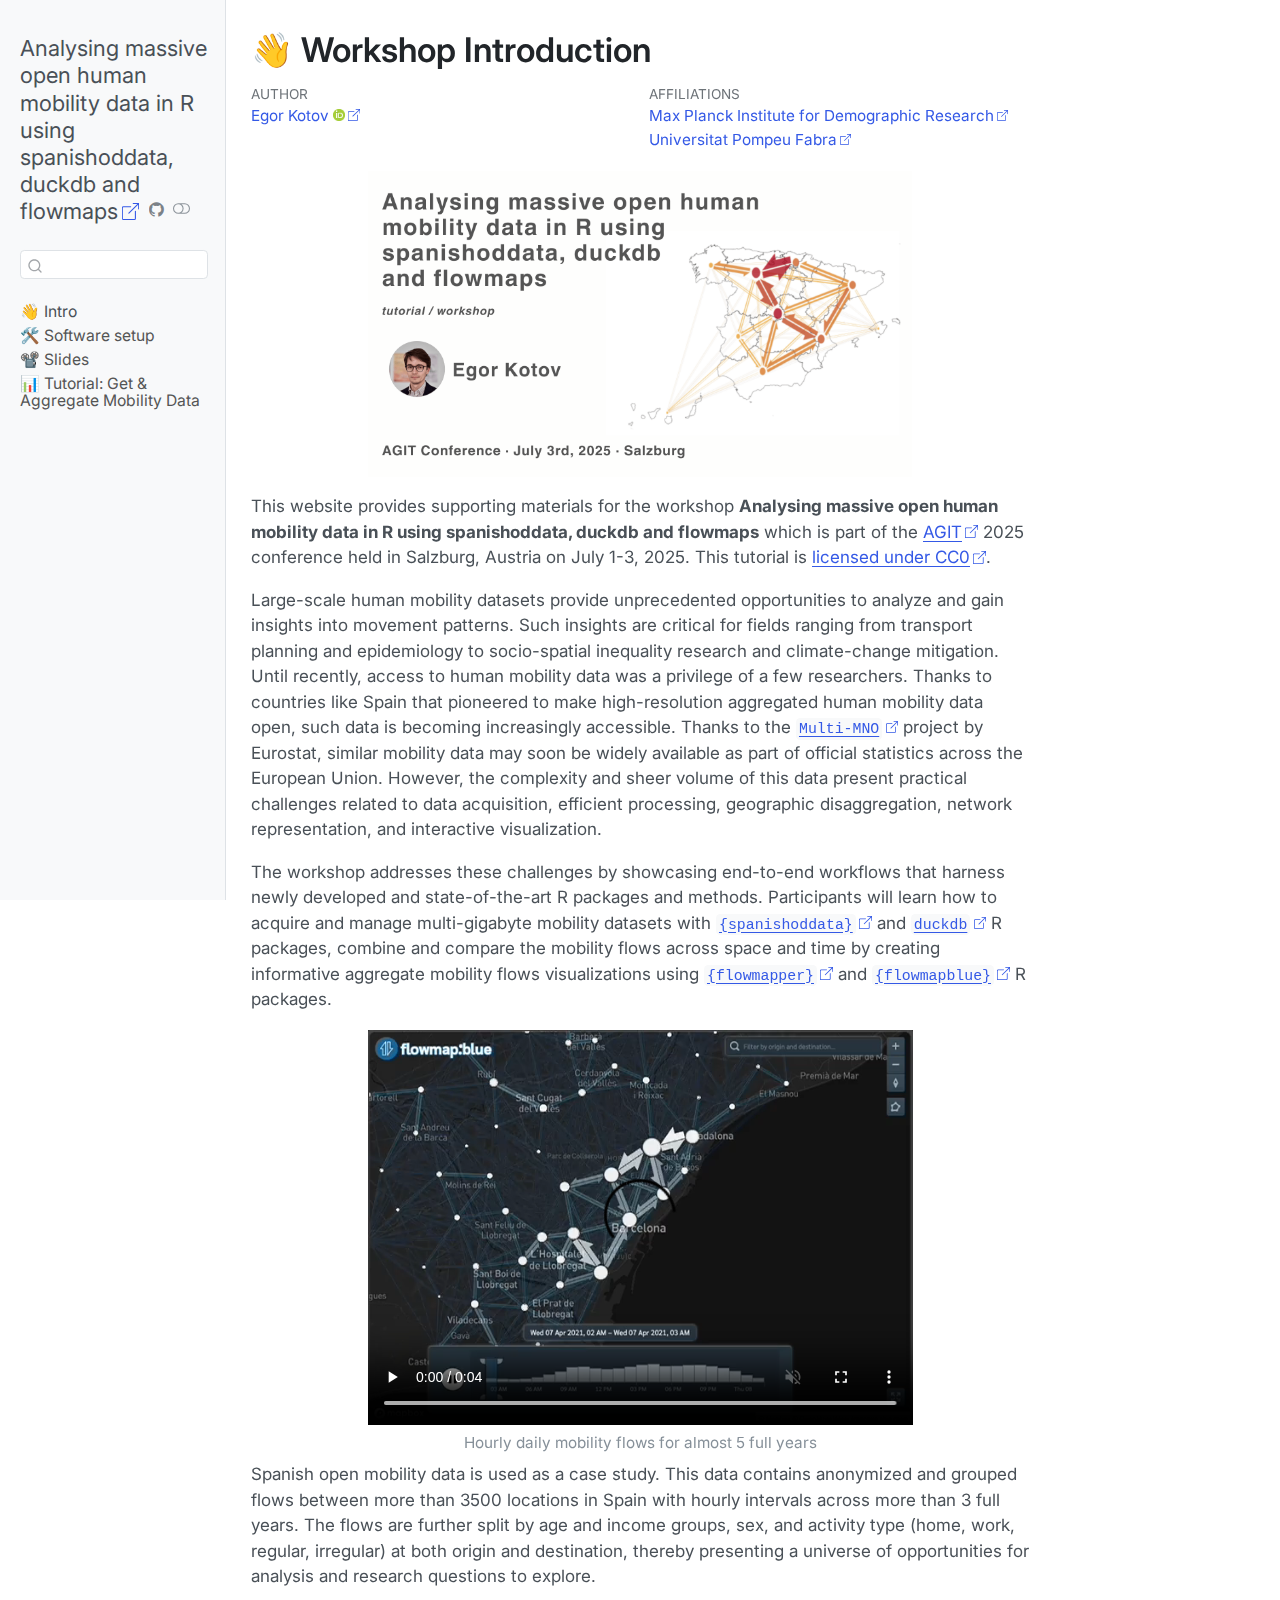
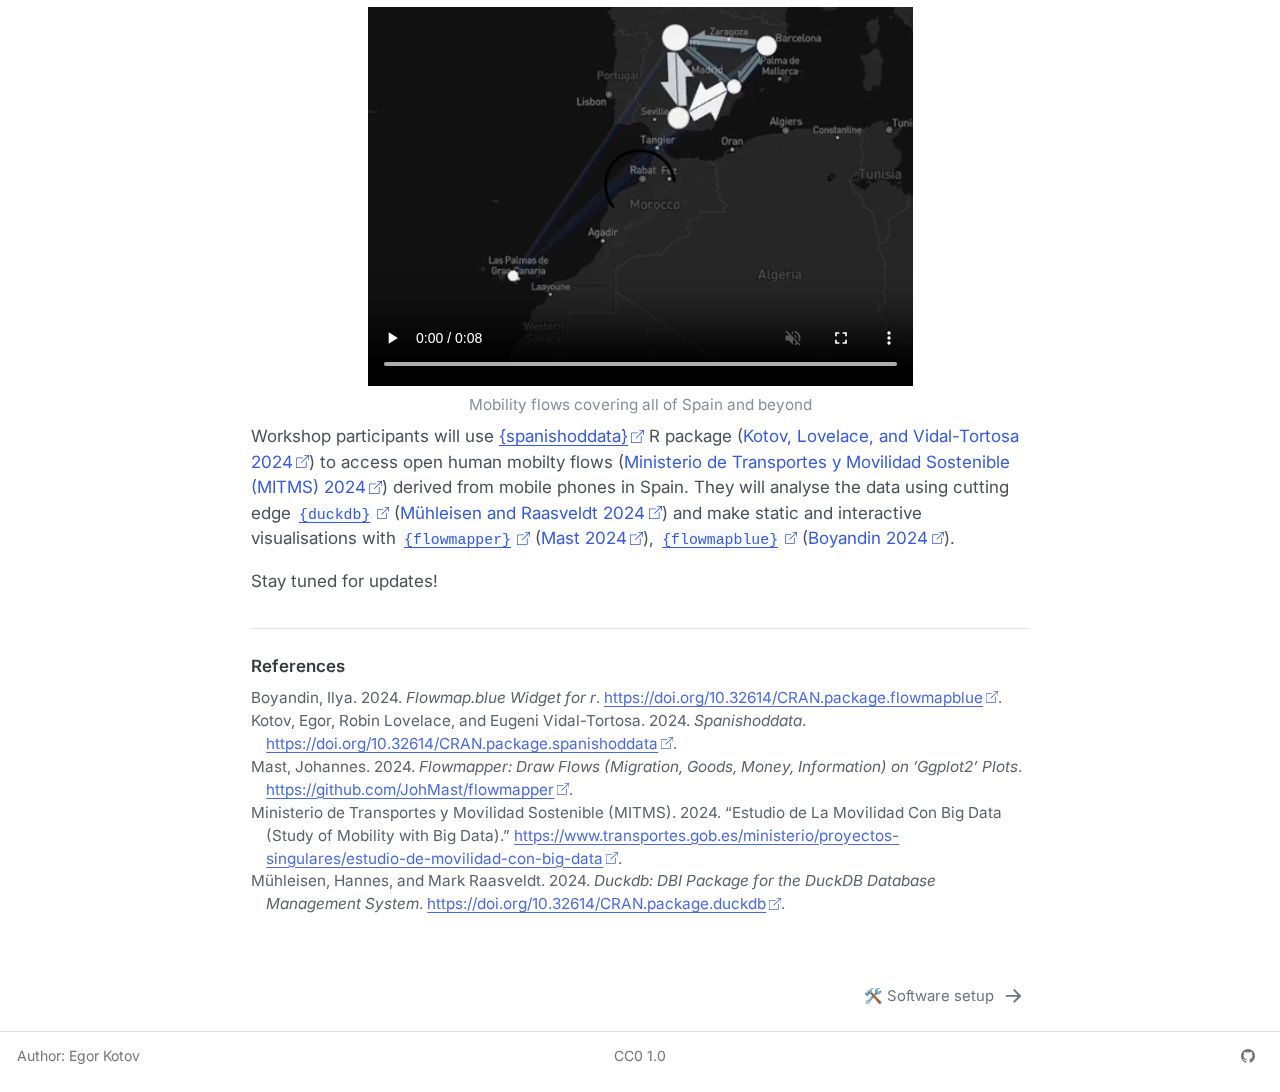
<file: index.html>
<!DOCTYPE html>
<html xmlns="http://www.w3.org/1999/xhtml" lang="en" xml:lang="en"><head>

<meta charset="utf-8">
<meta name="generator" content="quarto-1.7.32">

<meta name="viewport" content="width=device-width, initial-scale=1.0, user-scalable=yes">


<title>👋 Workshop Introduction – Analysing massive open human mobility data in R using spanishoddata, duckdb and flowmaps</title>
<style>
code{white-space: pre-wrap;}
span.smallcaps{font-variant: small-caps;}
div.columns{display: flex; gap: min(4vw, 1.5em);}
div.column{flex: auto; overflow-x: auto;}
div.hanging-indent{margin-left: 1.5em; text-indent: -1.5em;}
ul.task-list{list-style: none;}
ul.task-list li input[type="checkbox"] {
  width: 0.8em;
  margin: 0 0.8em 0.2em -1em; /* quarto-specific, see https://github.com/quarto-dev/quarto-cli/issues/4556 */ 
  vertical-align: middle;
}
/* CSS for citations */
div.csl-bib-body { }
div.csl-entry {
  clear: both;
  margin-bottom: 0em;
}
.hanging-indent div.csl-entry {
  margin-left:2em;
  text-indent:-2em;
}
div.csl-left-margin {
  min-width:2em;
  float:left;
}
div.csl-right-inline {
  margin-left:2em;
  padding-left:1em;
}
div.csl-indent {
  margin-left: 2em;
}</style>


<script src="site_libs/quarto-nav/quarto-nav.js"></script>
<script src="site_libs/quarto-nav/headroom.min.js"></script>
<script src="site_libs/clipboard/clipboard.min.js"></script>
<script src="site_libs/quarto-search/autocomplete.umd.js"></script>
<script src="site_libs/quarto-search/fuse.min.js"></script>
<script src="site_libs/quarto-search/quarto-search.js"></script>
<meta name="quarto:offset" content="./">
<link href="./software-setup.html" rel="next">
<script src="site_libs/quarto-html/quarto.js" type="module"></script>
<script src="site_libs/quarto-html/tabsets/tabsets.js" type="module"></script>
<script src="site_libs/quarto-html/popper.min.js"></script>
<script src="site_libs/quarto-html/tippy.umd.min.js"></script>
<script src="site_libs/quarto-html/anchor.min.js"></script>
<link href="site_libs/quarto-html/tippy.css" rel="stylesheet">
<link href="site_libs/quarto-html/quarto-syntax-highlighting-37eea08aefeeee20ff55810ff984fec1.css" rel="stylesheet" class="quarto-color-scheme" id="quarto-text-highlighting-styles">
<link href="site_libs/quarto-html/quarto-syntax-highlighting-dark-2fef5ea3f8957b3e4ecc936fc74692ca.css" rel="stylesheet" class="quarto-color-scheme quarto-color-alternate" id="quarto-text-highlighting-styles">
<link href="site_libs/quarto-html/quarto-syntax-highlighting-37eea08aefeeee20ff55810ff984fec1.css" rel="stylesheet" class="quarto-color-scheme-extra" id="quarto-text-highlighting-styles">
<script src="site_libs/bootstrap/bootstrap.min.js"></script>
<link href="site_libs/bootstrap/bootstrap-icons.css" rel="stylesheet">
<link href="site_libs/bootstrap/bootstrap-9eac9ec5b75d11343e859bb5f378e619.min.css" rel="stylesheet" append-hash="true" class="quarto-color-scheme" id="quarto-bootstrap" data-mode="light">
<link href="site_libs/bootstrap/bootstrap-dark-9c7c7b52b14ab2c94e6c8eb6a97cc12c.min.css" rel="stylesheet" append-hash="true" class="quarto-color-scheme quarto-color-alternate" id="quarto-bootstrap" data-mode="dark">
<link href="site_libs/bootstrap/bootstrap-9eac9ec5b75d11343e859bb5f378e619.min.css" rel="stylesheet" append-hash="true" class="quarto-color-scheme-extra" id="quarto-bootstrap" data-mode="light">
<script id="quarto-search-options" type="application/json">{
  "location": "sidebar",
  "copy-button": false,
  "collapse-after": 3,
  "panel-placement": "start",
  "type": "textbox",
  "limit": 50,
  "keyboard-shortcut": [
    "f",
    "/",
    "s"
  ],
  "show-item-context": false,
  "language": {
    "search-no-results-text": "No results",
    "search-matching-documents-text": "matching documents",
    "search-copy-link-title": "Copy link to search",
    "search-hide-matches-text": "Hide additional matches",
    "search-more-match-text": "more match in this document",
    "search-more-matches-text": "more matches in this document",
    "search-clear-button-title": "Clear",
    "search-text-placeholder": "",
    "search-detached-cancel-button-title": "Cancel",
    "search-submit-button-title": "Submit",
    "search-label": "Search"
  }
}</script>


<link rel="stylesheet" href="styles.css">
<meta property="og:title" content="Mobility Flows and Accessibility Using R and Big Open Data">
<meta property="og:description" content="Workshop on Mobility Flows and Accessibility Using R and Big Open Data, IC2S2 2025 conference, Norrköping, Sweden, July 21, 2025. Tutors: Egor Kotov &amp; Johannes Mast. This workshop will teach you how to use the R package spanishoddata to access open human mobility data and how to aggregate it with duckdb. We will also explore how to visualize mobility flows and accessibility using R package flowmapper and flowmapblue.">
<meta property="og:image" content="https://www.ekotov.pro/agit-2025-spanishoddata/media/card.png">
<meta property="og:site_name" content="Analysing massive open human mobility data in R using spanishoddata, duckdb and flowmaps">
<meta property="og:image:alt" content="Workshop on Mobility Flows and Accessibility Using R and Big Open Data, IC2S2 2025 conference, Norrköping, Sweden, July 21, 2025. Tutors: Egor Kotov &amp; Johannes Mast">
<meta property="og:image:height" content="900">
<meta property="og:image:width" content="1600">
</head>

<body class="nav-sidebar docked quarto-light"><script id="quarto-html-before-body" type="application/javascript">
    const toggleBodyColorMode = (bsSheetEl) => {
      const mode = bsSheetEl.getAttribute("data-mode");
      const bodyEl = window.document.querySelector("body");
      if (mode === "dark") {
        bodyEl.classList.add("quarto-dark");
        bodyEl.classList.remove("quarto-light");
      } else {
        bodyEl.classList.add("quarto-light");
        bodyEl.classList.remove("quarto-dark");
      }
    }
    const toggleBodyColorPrimary = () => {
      const bsSheetEl = window.document.querySelector("link#quarto-bootstrap:not([rel=disabled-stylesheet])");
      if (bsSheetEl) {
        toggleBodyColorMode(bsSheetEl);
      }
    }
    const setColorSchemeToggle = (alternate) => {
      const toggles = window.document.querySelectorAll('.quarto-color-scheme-toggle');
      for (let i=0; i < toggles.length; i++) {
        const toggle = toggles[i];
        if (toggle) {
          if (alternate) {
            toggle.classList.add("alternate");
          } else {
            toggle.classList.remove("alternate");
          }
        }
      }
    };
    const toggleColorMode = (alternate) => {
      // Switch the stylesheets
      const primaryStylesheets = window.document.querySelectorAll('link.quarto-color-scheme:not(.quarto-color-alternate)');
      const alternateStylesheets = window.document.querySelectorAll('link.quarto-color-scheme.quarto-color-alternate');
      manageTransitions('#quarto-margin-sidebar .nav-link', false);
      if (alternate) {
        // note: dark is layered on light, we don't disable primary!
        enableStylesheet(alternateStylesheets);
        for (const sheetNode of alternateStylesheets) {
          if (sheetNode.id === "quarto-bootstrap") {
            toggleBodyColorMode(sheetNode);
          }
        }
      } else {
        disableStylesheet(alternateStylesheets);
        enableStylesheet(primaryStylesheets)
        toggleBodyColorPrimary();
      }
      manageTransitions('#quarto-margin-sidebar .nav-link', true);
      // Switch the toggles
      setColorSchemeToggle(alternate)
      // Hack to workaround the fact that safari doesn't
      // properly recolor the scrollbar when toggling (#1455)
      if (navigator.userAgent.indexOf('Safari') > 0 && navigator.userAgent.indexOf('Chrome') == -1) {
        manageTransitions("body", false);
        window.scrollTo(0, 1);
        setTimeout(() => {
          window.scrollTo(0, 0);
          manageTransitions("body", true);
        }, 40);
      }
    }
    const disableStylesheet = (stylesheets) => {
      for (let i=0; i < stylesheets.length; i++) {
        const stylesheet = stylesheets[i];
        stylesheet.rel = 'disabled-stylesheet';
      }
    }
    const enableStylesheet = (stylesheets) => {
      for (let i=0; i < stylesheets.length; i++) {
        const stylesheet = stylesheets[i];
        if(stylesheet.rel !== 'stylesheet') { // for Chrome, which will still FOUC without this check
          stylesheet.rel = 'stylesheet';
        }
      }
    }
    const manageTransitions = (selector, allowTransitions) => {
      const els = window.document.querySelectorAll(selector);
      for (let i=0; i < els.length; i++) {
        const el = els[i];
        if (allowTransitions) {
          el.classList.remove('notransition');
        } else {
          el.classList.add('notransition');
        }
      }
    }
    const isFileUrl = () => {
      return window.location.protocol === 'file:';
    }
    const hasAlternateSentinel = () => {
      let styleSentinel = getColorSchemeSentinel();
      if (styleSentinel !== null) {
        return styleSentinel === "alternate";
      } else {
        return false;
      }
    }
    const setStyleSentinel = (alternate) => {
      const value = alternate ? "alternate" : "default";
      if (!isFileUrl()) {
        window.localStorage.setItem("quarto-color-scheme", value);
      } else {
        localAlternateSentinel = value;
      }
    }
    const getColorSchemeSentinel = () => {
      if (!isFileUrl()) {
        const storageValue = window.localStorage.getItem("quarto-color-scheme");
        return storageValue != null ? storageValue : localAlternateSentinel;
      } else {
        return localAlternateSentinel;
      }
    }
    const toggleGiscusIfUsed = (isAlternate, darkModeDefault) => {
      const baseTheme = document.querySelector('#giscus-base-theme')?.value ?? 'light';
      const alternateTheme = document.querySelector('#giscus-alt-theme')?.value ?? 'dark';
      let newTheme = '';
      if(authorPrefersDark) {
        newTheme = isAlternate ? baseTheme : alternateTheme;
      } else {
        newTheme = isAlternate ? alternateTheme : baseTheme;
      }
      const changeGiscusTheme = () => {
        // From: https://github.com/giscus/giscus/issues/336
        const sendMessage = (message) => {
          const iframe = document.querySelector('iframe.giscus-frame');
          if (!iframe) return;
          iframe.contentWindow.postMessage({ giscus: message }, 'https://giscus.app');
        }
        sendMessage({
          setConfig: {
            theme: newTheme
          }
        });
      }
      const isGiscussLoaded = window.document.querySelector('iframe.giscus-frame') !== null;
      if (isGiscussLoaded) {
        changeGiscusTheme();
      }
    };
    const authorPrefersDark = false;
    const darkModeDefault = authorPrefersDark;
      document.querySelector('link#quarto-text-highlighting-styles.quarto-color-scheme-extra').rel = 'disabled-stylesheet';
      document.querySelector('link#quarto-bootstrap.quarto-color-scheme-extra').rel = 'disabled-stylesheet';
    let localAlternateSentinel = darkModeDefault ? 'alternate' : 'default';
    // Dark / light mode switch
    window.quartoToggleColorScheme = () => {
      // Read the current dark / light value
      let toAlternate = !hasAlternateSentinel();
      toggleColorMode(toAlternate);
      setStyleSentinel(toAlternate);
      toggleGiscusIfUsed(toAlternate, darkModeDefault);
      window.dispatchEvent(new Event('resize'));
    };
    // Switch to dark mode if need be
    if (hasAlternateSentinel()) {
      toggleColorMode(true);
    } else {
      toggleColorMode(false);
    }
  </script>

<div id="quarto-search-results"></div>
  <header id="quarto-header" class="headroom fixed-top">
  <nav class="quarto-secondary-nav">
    <div class="container-fluid d-flex">
      <button type="button" class="quarto-btn-toggle btn" data-bs-toggle="collapse" role="button" data-bs-target=".quarto-sidebar-collapse-item" aria-controls="quarto-sidebar" aria-expanded="false" aria-label="Toggle sidebar navigation" onclick="if (window.quartoToggleHeadroom) { window.quartoToggleHeadroom(); }">
        <i class="bi bi-layout-text-sidebar-reverse"></i>
      </button>
        <nav class="quarto-page-breadcrumbs" aria-label="breadcrumb"><ol class="breadcrumb"><li class="breadcrumb-item"><a href="./index.html">👋 Intro</a></li></ol></nav>
        <a class="flex-grow-1" role="navigation" data-bs-toggle="collapse" data-bs-target=".quarto-sidebar-collapse-item" aria-controls="quarto-sidebar" aria-expanded="false" aria-label="Toggle sidebar navigation" onclick="if (window.quartoToggleHeadroom) { window.quartoToggleHeadroom(); }">      
        </a>
      <button type="button" class="btn quarto-search-button" aria-label="Search" onclick="window.quartoOpenSearch();">
        <i class="bi bi-search"></i>
      </button>
    </div>
  </nav>
</header>
<!-- content -->
<div id="quarto-content" class="quarto-container page-columns page-rows-contents page-layout-article">
<!-- sidebar -->
  <nav id="quarto-sidebar" class="sidebar collapse collapse-horizontal quarto-sidebar-collapse-item sidebar-navigation docked overflow-auto">
    <div class="pt-lg-2 mt-2 text-left sidebar-header">
    <div class="sidebar-title mb-0 py-0">
      <a href="./">Analysing massive open human mobility data in R using spanishoddata, duckdb and flowmaps</a> 
        <div class="sidebar-tools-main">
    <a href="https://github.com/e-kotov/agit-2025-spanishoddata" title="Github" class="quarto-navigation-tool px-1" aria-label="Github"><i class="bi bi-github"></i></a>
  <a href="" class="quarto-color-scheme-toggle quarto-navigation-tool  px-1" onclick="window.quartoToggleColorScheme(); return false;" title="Toggle dark mode"><i class="bi"></i></a>
</div>
    </div>
      </div>
        <div class="mt-2 flex-shrink-0 align-items-center">
        <div class="sidebar-search">
        <div id="quarto-search" class="" title="Search"></div>
        </div>
        </div>
    <div class="sidebar-menu-container"> 
    <ul class="list-unstyled mt-1">
        <li class="sidebar-item">
  <div class="sidebar-item-container"> 
  <a href="./index.html" class="sidebar-item-text sidebar-link active">
 <span class="menu-text">👋 Intro</span></a>
  </div>
</li>
        <li class="sidebar-item">
  <div class="sidebar-item-container"> 
  <a href="./software-setup.html" class="sidebar-item-text sidebar-link">
 <span class="menu-text">🛠️ Software setup</span></a>
  </div>
</li>
        <li class="sidebar-item">
  <div class="sidebar-item-container"> 
  <a href="./slides-container.html" class="sidebar-item-text sidebar-link">
 <span class="menu-text">📽️ Slides</span></a>
  </div>
</li>
        <li class="sidebar-item">
  <div class="sidebar-item-container"> 
  <a href="./1-mobility-data.html" class="sidebar-item-text sidebar-link">
 <span class="menu-text">📊 Tutorial: Get &amp; Aggregate Mobility Data</span></a>
  </div>
</li>
    </ul>
    </div>
</nav>
<div id="quarto-sidebar-glass" class="quarto-sidebar-collapse-item" data-bs-toggle="collapse" data-bs-target=".quarto-sidebar-collapse-item"></div>
<!-- margin-sidebar -->
    <div id="quarto-margin-sidebar" class="sidebar margin-sidebar zindex-bottom">
        
    </div>
<!-- main -->
<main class="content" id="quarto-document-content">


<header id="title-block-header" class="quarto-title-block default">
<div class="quarto-title">
<h1 class="title">👋 Workshop Introduction</h1>
</div>


<div class="quarto-title-meta-author">
  <div class="quarto-title-meta-heading">Author</div>
  <div class="quarto-title-meta-heading">Affiliations</div>
  
    <div class="quarto-title-meta-contents">
    <p class="author"><a href="https://www.ekotov.pro/">Egor Kotov</a> <a href="https://orcid.org/0000-0001-6690-5345" class="quarto-title-author-orcid"> <img src="[data-uri]"></a></p>
  </div>
  <div class="quarto-title-meta-contents">
        <p class="affiliation">
            <a href="https://www.demogr.mpg.de/en">
            Max Planck Institute for Demographic Research
            </a>
          </p>
        <p class="affiliation">
            <a href="https://www.upf.edu/en/web/politiques/home">
            Universitat Pompeu Fabra
            </a>
          </p>
      </div>
  </div>

<div class="quarto-title-meta">

      
  
    
  </div>
  


</header>


<p><img src="media/card.png" class="img-fluid" style="display: block; margin-left: auto; margin-right: auto;;width:70.0%"></p>
<p>This website provides supporting materials for the workshop <strong>Analysing massive open human mobility data in R using spanishoddata, duckdb and flowmaps</strong> which is part of the <a href="https://agit.at/" target="_blank">AGIT</a> 2025 conference held in Salzburg, Austria on July 1-3, 2025. This tutorial is <a href="./license.html">licensed under CC0</a>.</p>
<p>Large-scale human mobility datasets provide unprecedented opportunities to analyze and gain insights into movement patterns. Such insights are critical for fields ranging from transport planning and epidemiology to socio-spatial inequality research and climate-change mitigation. Until recently, access to human mobility data was a privilege of a few researchers. Thanks to countries like Spain that pioneered to make high-resolution aggregated human mobility data open, such data is becoming increasingly accessible. Thanks to the <a href="https://cros.ec.europa.eu/landing-page/multi-mno-project" target="_blank"><code>Multi-MNO</code></a> project by Eurostat, similar mobility data may soon be widely available as part of official statistics across the European Union. However, the complexity and sheer volume of this data present practical challenges related to data acquisition, efficient processing, geographic disaggregation, network representation, and interactive visualization.</p>
<p>The workshop addresses these challenges by showcasing end-to-end workflows that harness newly developed and state-of-the-art R packages and methods. Participants will learn how to acquire and manage multi-gigabyte mobility datasets with <a href="https://ropenspain.github.io/spanishoddata" target="_blank"><code>{spanishoddata}</code></a> and <a href="https://r.duckdb.org/" target="_blank"><code>duckdb</code></a> R packages, combine and compare the mobility flows across space and time by creating informative aggregate mobility flows visualizations using <a href="https://github.com/JohMast/flowmapper" target="_blank"><code>{flowmapper}</code></a> and <a href="https://flowmapblue.github.io/flowmapblue.R/" target="_blank"><code>{flowmapblue}</code></a> R packages.</p>
<figure class="video figure" style="width:70%; margin: auto;">
  <video autoplay="" muted="" loop="" playsinline="" controls="" style="width:100%; height:auto;">
    <source src="media/flowmapblue-standard-time.mp4" type="video/mp4">
  </video>
    <figcaption style="text-align:center; margin-bottom:0.5em;">
    Hourly daily mobility flows for almost 5 full years
  </figcaption>
</figure>
<p>Spanish open mobility data is used as a case study. This data contains anonymized and grouped flows between more than 3500 locations in Spain with hourly intervals across more than 3 full years. The flows are further split by age and income groups, sex, and activity type (home, work, regular, irregular) at both origin and destination, thereby presenting a universe of opportunities for analysis and research questions to explore.</p>
<figure class="video figure" style="width:70%; margin: auto;">
  <video autoplay="" muted="" loop="" playsinline="" controls="" style="width:100%; height:auto;">
    <source src="media/spain-folding-flows.mp4" type="video/mp4">
  </video>
      <figcaption style="text-align:center; margin-bottom:0.5em;">
    Mobility flows covering all of Spain and beyond
  </figcaption>
</figure>
<p>Workshop participants will use <a href="https://github.com/rOpenSpain/spanishoddata" target="_blank">{spanishoddata}</a> R package <span class="citation" data-cites="r-spanishoddata">(<a href="#ref-r-spanishoddata" role="doc-biblioref">Kotov, Lovelace, and Vidal-Tortosa 2024</a>)</span> to access open human mobilty flows <span class="citation" data-cites="mitms_mobility_web">(<a href="#ref-mitms_mobility_web" role="doc-biblioref">Ministerio de Transportes y Movilidad Sostenible (MITMS) 2024</a>)</span> derived from mobile phones in Spain. They will analyse the data using cutting edge <a href="https://r.duckdb.org/" target="_blank"><code>{duckdb}</code></a> <span class="citation" data-cites="r-duckdb">(<a href="#ref-r-duckdb" role="doc-biblioref">Mühleisen and Raasveldt 2024</a>)</span> and make static and interactive visualisations with <a href="https://github.com/JohMast/flowmapper" target="_blank"><code>{flowmapper}</code></a> <span class="citation" data-cites="r-flowmapper">(<a href="#ref-r-flowmapper" role="doc-biblioref">Mast 2024</a>)</span>, <a href="https://flowmapblue.github.io/flowmapblue.R/" target="_blank"><code>{flowmapblue}</code></a> <span class="citation" data-cites="r-flowmapblue">(<a href="#ref-r-flowmapblue" role="doc-biblioref">Boyandin 2024</a>)</span>.</p>
<p>Stay tuned for updates!</p>




<div id="quarto-appendix" class="default"><section class="quarto-appendix-contents" role="doc-bibliography" id="quarto-bibliography"><h2 class="anchored quarto-appendix-heading">References</h2><div id="refs" class="references csl-bib-body hanging-indent" data-entry-spacing="0" role="list">
<div id="ref-r-flowmapblue" class="csl-entry" role="listitem">
Boyandin, Ilya. 2024. <em>Flowmap.blue Widget for r</em>. <a href="https://doi.org/10.32614/CRAN.package.flowmapblue">https://doi.org/10.32614/CRAN.package.flowmapblue</a>.
</div>
<div id="ref-r-spanishoddata" class="csl-entry" role="listitem">
Kotov, Egor, Robin Lovelace, and Eugeni Vidal-Tortosa. 2024. <em>Spanishoddata</em>. <a href="https://doi.org/10.32614/CRAN.package.spanishoddata">https://doi.org/10.32614/CRAN.package.spanishoddata</a>.
</div>
<div id="ref-r-flowmapper" class="csl-entry" role="listitem">
Mast, Johannes. 2024. <em>Flowmapper: Draw Flows (Migration, Goods, Money, Information) on ’Ggplot2’ Plots</em>. <a href="https://github.com/JohMast/flowmapper">https://github.com/JohMast/flowmapper</a>.
</div>
<div id="ref-mitms_mobility_web" class="csl-entry" role="listitem">
Ministerio de Transportes y Movilidad Sostenible (MITMS). 2024. <span>“Estudio de La Movilidad Con Big Data (Study of Mobility with Big Data).”</span> <a href="https://www.transportes.gob.es/ministerio/proyectos-singulares/estudio-de-movilidad-con-big-data">https://www.transportes.gob.es/ministerio/proyectos-singulares/estudio-de-movilidad-con-big-data</a>.
</div>
<div id="ref-r-duckdb" class="csl-entry" role="listitem">
Mühleisen, Hannes, and Mark Raasveldt. 2024. <em>Duckdb: DBI Package for the DuckDB Database Management System</em>. <a href="https://doi.org/10.32614/CRAN.package.duckdb">https://doi.org/10.32614/CRAN.package.duckdb</a>.
</div>
</div></section></div></main> <!-- /main -->
<script id="quarto-html-after-body" type="application/javascript">
  window.document.addEventListener("DOMContentLoaded", function (event) {
    // Ensure there is a toggle, if there isn't float one in the top right
    if (window.document.querySelector('.quarto-color-scheme-toggle') === null) {
      const a = window.document.createElement('a');
      a.classList.add('top-right');
      a.classList.add('quarto-color-scheme-toggle');
      a.href = "";
      a.onclick = function() { try { window.quartoToggleColorScheme(); } catch {} return false; };
      const i = window.document.createElement("i");
      i.classList.add('bi');
      a.appendChild(i);
      window.document.body.appendChild(a);
    }
    setColorSchemeToggle(hasAlternateSentinel())
    const icon = "";
    const anchorJS = new window.AnchorJS();
    anchorJS.options = {
      placement: 'right',
      icon: icon
    };
    anchorJS.add('.anchored');
    const isCodeAnnotation = (el) => {
      for (const clz of el.classList) {
        if (clz.startsWith('code-annotation-')) {                     
          return true;
        }
      }
      return false;
    }
    const onCopySuccess = function(e) {
      // button target
      const button = e.trigger;
      // don't keep focus
      button.blur();
      // flash "checked"
      button.classList.add('code-copy-button-checked');
      var currentTitle = button.getAttribute("title");
      button.setAttribute("title", "Copied!");
      let tooltip;
      if (window.bootstrap) {
        button.setAttribute("data-bs-toggle", "tooltip");
        button.setAttribute("data-bs-placement", "left");
        button.setAttribute("data-bs-title", "Copied!");
        tooltip = new bootstrap.Tooltip(button, 
          { trigger: "manual", 
            customClass: "code-copy-button-tooltip",
            offset: [0, -8]});
        tooltip.show();    
      }
      setTimeout(function() {
        if (tooltip) {
          tooltip.hide();
          button.removeAttribute("data-bs-title");
          button.removeAttribute("data-bs-toggle");
          button.removeAttribute("data-bs-placement");
        }
        button.setAttribute("title", currentTitle);
        button.classList.remove('code-copy-button-checked');
      }, 1000);
      // clear code selection
      e.clearSelection();
    }
    const getTextToCopy = function(trigger) {
        const codeEl = trigger.previousElementSibling.cloneNode(true);
        for (const childEl of codeEl.children) {
          if (isCodeAnnotation(childEl)) {
            childEl.remove();
          }
        }
        return codeEl.innerText;
    }
    const clipboard = new window.ClipboardJS('.code-copy-button:not([data-in-quarto-modal])', {
      text: getTextToCopy
    });
    clipboard.on('success', onCopySuccess);
    if (window.document.getElementById('quarto-embedded-source-code-modal')) {
      const clipboardModal = new window.ClipboardJS('.code-copy-button[data-in-quarto-modal]', {
        text: getTextToCopy,
        container: window.document.getElementById('quarto-embedded-source-code-modal')
      });
      clipboardModal.on('success', onCopySuccess);
    }
      var localhostRegex = new RegExp(/^(?:http|https):\/\/localhost\:?[0-9]*\//);
      var mailtoRegex = new RegExp(/^mailto:/);
        var filterRegex = new RegExp("ekotov\.pro");
      var isInternal = (href) => {
          return filterRegex.test(href) || localhostRegex.test(href) || mailtoRegex.test(href);
      }
      // Inspect non-navigation links and adorn them if external
     var links = window.document.querySelectorAll('a[href]:not(.nav-link):not(.navbar-brand):not(.toc-action):not(.sidebar-link):not(.sidebar-item-toggle):not(.pagination-link):not(.no-external):not([aria-hidden]):not(.dropdown-item):not(.quarto-navigation-tool):not(.about-link)');
      for (var i=0; i<links.length; i++) {
        const link = links[i];
        if (!isInternal(link.href)) {
          // undo the damage that might have been done by quarto-nav.js in the case of
          // links that we want to consider external
          if (link.dataset.originalHref !== undefined) {
            link.href = link.dataset.originalHref;
          }
            // target, if specified
            link.setAttribute("target", "_blank");
            if (link.getAttribute("rel") === null) {
              link.setAttribute("rel", "noopener");
            }
            // default icon
            link.classList.add("external");
        }
      }
    function tippyHover(el, contentFn, onTriggerFn, onUntriggerFn) {
      const config = {
        allowHTML: true,
        maxWidth: 500,
        delay: 100,
        arrow: false,
        appendTo: function(el) {
            return el.parentElement;
        },
        interactive: true,
        interactiveBorder: 10,
        theme: 'quarto',
        placement: 'bottom-start',
      };
      if (contentFn) {
        config.content = contentFn;
      }
      if (onTriggerFn) {
        config.onTrigger = onTriggerFn;
      }
      if (onUntriggerFn) {
        config.onUntrigger = onUntriggerFn;
      }
      window.tippy(el, config); 
    }
    const noterefs = window.document.querySelectorAll('a[role="doc-noteref"]');
    for (var i=0; i<noterefs.length; i++) {
      const ref = noterefs[i];
      tippyHover(ref, function() {
        // use id or data attribute instead here
        let href = ref.getAttribute('data-footnote-href') || ref.getAttribute('href');
        try { href = new URL(href).hash; } catch {}
        const id = href.replace(/^#\/?/, "");
        const note = window.document.getElementById(id);
        if (note) {
          return note.innerHTML;
        } else {
          return "";
        }
      });
    }
    const xrefs = window.document.querySelectorAll('a.quarto-xref');
    const processXRef = (id, note) => {
      // Strip column container classes
      const stripColumnClz = (el) => {
        el.classList.remove("page-full", "page-columns");
        if (el.children) {
          for (const child of el.children) {
            stripColumnClz(child);
          }
        }
      }
      stripColumnClz(note)
      if (id === null || id.startsWith('sec-')) {
        // Special case sections, only their first couple elements
        const container = document.createElement("div");
        if (note.children && note.children.length > 2) {
          container.appendChild(note.children[0].cloneNode(true));
          for (let i = 1; i < note.children.length; i++) {
            const child = note.children[i];
            if (child.tagName === "P" && child.innerText === "") {
              continue;
            } else {
              container.appendChild(child.cloneNode(true));
              break;
            }
          }
          if (window.Quarto?.typesetMath) {
            window.Quarto.typesetMath(container);
          }
          return container.innerHTML
        } else {
          if (window.Quarto?.typesetMath) {
            window.Quarto.typesetMath(note);
          }
          return note.innerHTML;
        }
      } else {
        // Remove any anchor links if they are present
        const anchorLink = note.querySelector('a.anchorjs-link');
        if (anchorLink) {
          anchorLink.remove();
        }
        if (window.Quarto?.typesetMath) {
          window.Quarto.typesetMath(note);
        }
        if (note.classList.contains("callout")) {
          return note.outerHTML;
        } else {
          return note.innerHTML;
        }
      }
    }
    for (var i=0; i<xrefs.length; i++) {
      const xref = xrefs[i];
      tippyHover(xref, undefined, function(instance) {
        instance.disable();
        let url = xref.getAttribute('href');
        let hash = undefined; 
        if (url.startsWith('#')) {
          hash = url;
        } else {
          try { hash = new URL(url).hash; } catch {}
        }
        if (hash) {
          const id = hash.replace(/^#\/?/, "");
          const note = window.document.getElementById(id);
          if (note !== null) {
            try {
              const html = processXRef(id, note.cloneNode(true));
              instance.setContent(html);
            } finally {
              instance.enable();
              instance.show();
            }
          } else {
            // See if we can fetch this
            fetch(url.split('#')[0])
            .then(res => res.text())
            .then(html => {
              const parser = new DOMParser();
              const htmlDoc = parser.parseFromString(html, "text/html");
              const note = htmlDoc.getElementById(id);
              if (note !== null) {
                const html = processXRef(id, note);
                instance.setContent(html);
              } 
            }).finally(() => {
              instance.enable();
              instance.show();
            });
          }
        } else {
          // See if we can fetch a full url (with no hash to target)
          // This is a special case and we should probably do some content thinning / targeting
          fetch(url)
          .then(res => res.text())
          .then(html => {
            const parser = new DOMParser();
            const htmlDoc = parser.parseFromString(html, "text/html");
            const note = htmlDoc.querySelector('main.content');
            if (note !== null) {
              // This should only happen for chapter cross references
              // (since there is no id in the URL)
              // remove the first header
              if (note.children.length > 0 && note.children[0].tagName === "HEADER") {
                note.children[0].remove();
              }
              const html = processXRef(null, note);
              instance.setContent(html);
            } 
          }).finally(() => {
            instance.enable();
            instance.show();
          });
        }
      }, function(instance) {
      });
    }
        let selectedAnnoteEl;
        const selectorForAnnotation = ( cell, annotation) => {
          let cellAttr = 'data-code-cell="' + cell + '"';
          let lineAttr = 'data-code-annotation="' +  annotation + '"';
          const selector = 'span[' + cellAttr + '][' + lineAttr + ']';
          return selector;
        }
        const selectCodeLines = (annoteEl) => {
          const doc = window.document;
          const targetCell = annoteEl.getAttribute("data-target-cell");
          const targetAnnotation = annoteEl.getAttribute("data-target-annotation");
          const annoteSpan = window.document.querySelector(selectorForAnnotation(targetCell, targetAnnotation));
          const lines = annoteSpan.getAttribute("data-code-lines").split(",");
          const lineIds = lines.map((line) => {
            return targetCell + "-" + line;
          })
          let top = null;
          let height = null;
          let parent = null;
          if (lineIds.length > 0) {
              //compute the position of the single el (top and bottom and make a div)
              const el = window.document.getElementById(lineIds[0]);
              top = el.offsetTop;
              height = el.offsetHeight;
              parent = el.parentElement.parentElement;
            if (lineIds.length > 1) {
              const lastEl = window.document.getElementById(lineIds[lineIds.length - 1]);
              const bottom = lastEl.offsetTop + lastEl.offsetHeight;
              height = bottom - top;
            }
            if (top !== null && height !== null && parent !== null) {
              // cook up a div (if necessary) and position it 
              let div = window.document.getElementById("code-annotation-line-highlight");
              if (div === null) {
                div = window.document.createElement("div");
                div.setAttribute("id", "code-annotation-line-highlight");
                div.style.position = 'absolute';
                parent.appendChild(div);
              }
              div.style.top = top - 2 + "px";
              div.style.height = height + 4 + "px";
              div.style.left = 0;
              let gutterDiv = window.document.getElementById("code-annotation-line-highlight-gutter");
              if (gutterDiv === null) {
                gutterDiv = window.document.createElement("div");
                gutterDiv.setAttribute("id", "code-annotation-line-highlight-gutter");
                gutterDiv.style.position = 'absolute';
                const codeCell = window.document.getElementById(targetCell);
                const gutter = codeCell.querySelector('.code-annotation-gutter');
                gutter.appendChild(gutterDiv);
              }
              gutterDiv.style.top = top - 2 + "px";
              gutterDiv.style.height = height + 4 + "px";
            }
            selectedAnnoteEl = annoteEl;
          }
        };
        const unselectCodeLines = () => {
          const elementsIds = ["code-annotation-line-highlight", "code-annotation-line-highlight-gutter"];
          elementsIds.forEach((elId) => {
            const div = window.document.getElementById(elId);
            if (div) {
              div.remove();
            }
          });
          selectedAnnoteEl = undefined;
        };
          // Handle positioning of the toggle
      window.addEventListener(
        "resize",
        throttle(() => {
          elRect = undefined;
          if (selectedAnnoteEl) {
            selectCodeLines(selectedAnnoteEl);
          }
        }, 10)
      );
      function throttle(fn, ms) {
      let throttle = false;
      let timer;
        return (...args) => {
          if(!throttle) { // first call gets through
              fn.apply(this, args);
              throttle = true;
          } else { // all the others get throttled
              if(timer) clearTimeout(timer); // cancel #2
              timer = setTimeout(() => {
                fn.apply(this, args);
                timer = throttle = false;
              }, ms);
          }
        };
      }
        // Attach click handler to the DT
        const annoteDls = window.document.querySelectorAll('dt[data-target-cell]');
        for (const annoteDlNode of annoteDls) {
          annoteDlNode.addEventListener('click', (event) => {
            const clickedEl = event.target;
            if (clickedEl !== selectedAnnoteEl) {
              unselectCodeLines();
              const activeEl = window.document.querySelector('dt[data-target-cell].code-annotation-active');
              if (activeEl) {
                activeEl.classList.remove('code-annotation-active');
              }
              selectCodeLines(clickedEl);
              clickedEl.classList.add('code-annotation-active');
            } else {
              // Unselect the line
              unselectCodeLines();
              clickedEl.classList.remove('code-annotation-active');
            }
          });
        }
    const findCites = (el) => {
      const parentEl = el.parentElement;
      if (parentEl) {
        const cites = parentEl.dataset.cites;
        if (cites) {
          return {
            el,
            cites: cites.split(' ')
          };
        } else {
          return findCites(el.parentElement)
        }
      } else {
        return undefined;
      }
    };
    var bibliorefs = window.document.querySelectorAll('a[role="doc-biblioref"]');
    for (var i=0; i<bibliorefs.length; i++) {
      const ref = bibliorefs[i];
      const citeInfo = findCites(ref);
      if (citeInfo) {
        tippyHover(citeInfo.el, function() {
          var popup = window.document.createElement('div');
          citeInfo.cites.forEach(function(cite) {
            var citeDiv = window.document.createElement('div');
            citeDiv.classList.add('hanging-indent');
            citeDiv.classList.add('csl-entry');
            var biblioDiv = window.document.getElementById('ref-' + cite);
            if (biblioDiv) {
              citeDiv.innerHTML = biblioDiv.innerHTML;
            }
            popup.appendChild(citeDiv);
          });
          return popup.innerHTML;
        });
      }
    }
  });
  </script>
<nav class="page-navigation">
  <div class="nav-page nav-page-previous">
  </div>
  <div class="nav-page nav-page-next">
      <a href="./software-setup.html" class="pagination-link" aria-label="🛠️ Software setup">
        <span class="nav-page-text">🛠️ Software setup</span> <i class="bi bi-arrow-right-short"></i>
      </a>
  </div>
</nav>
</div> <!-- /content -->
<footer class="footer">
  <div class="nav-footer">
    <div class="nav-footer-left">
<p>Author: Egor Kotov</p>
</div>   
    <div class="nav-footer-center">
      <ul class="footer-items list-unstyled">
    <li class="nav-item">
    <a class="nav-link" href="./license.html">
<p>CC0 1.0</p>
</a>
  </li>  
</ul>
    </div>
    <div class="nav-footer-right">
      <ul class="footer-items list-unstyled">
    <li class="nav-item compact">
    <a class="nav-link active" href="https://github.com/e-kotov/agit-2025-spanishoddata" aria-current="page">
      <i class="bi bi-github" role="img">
</i> 
    </a>
  </li>  
</ul>
    </div>
  </div>
</footer>




</body></html>
</file>
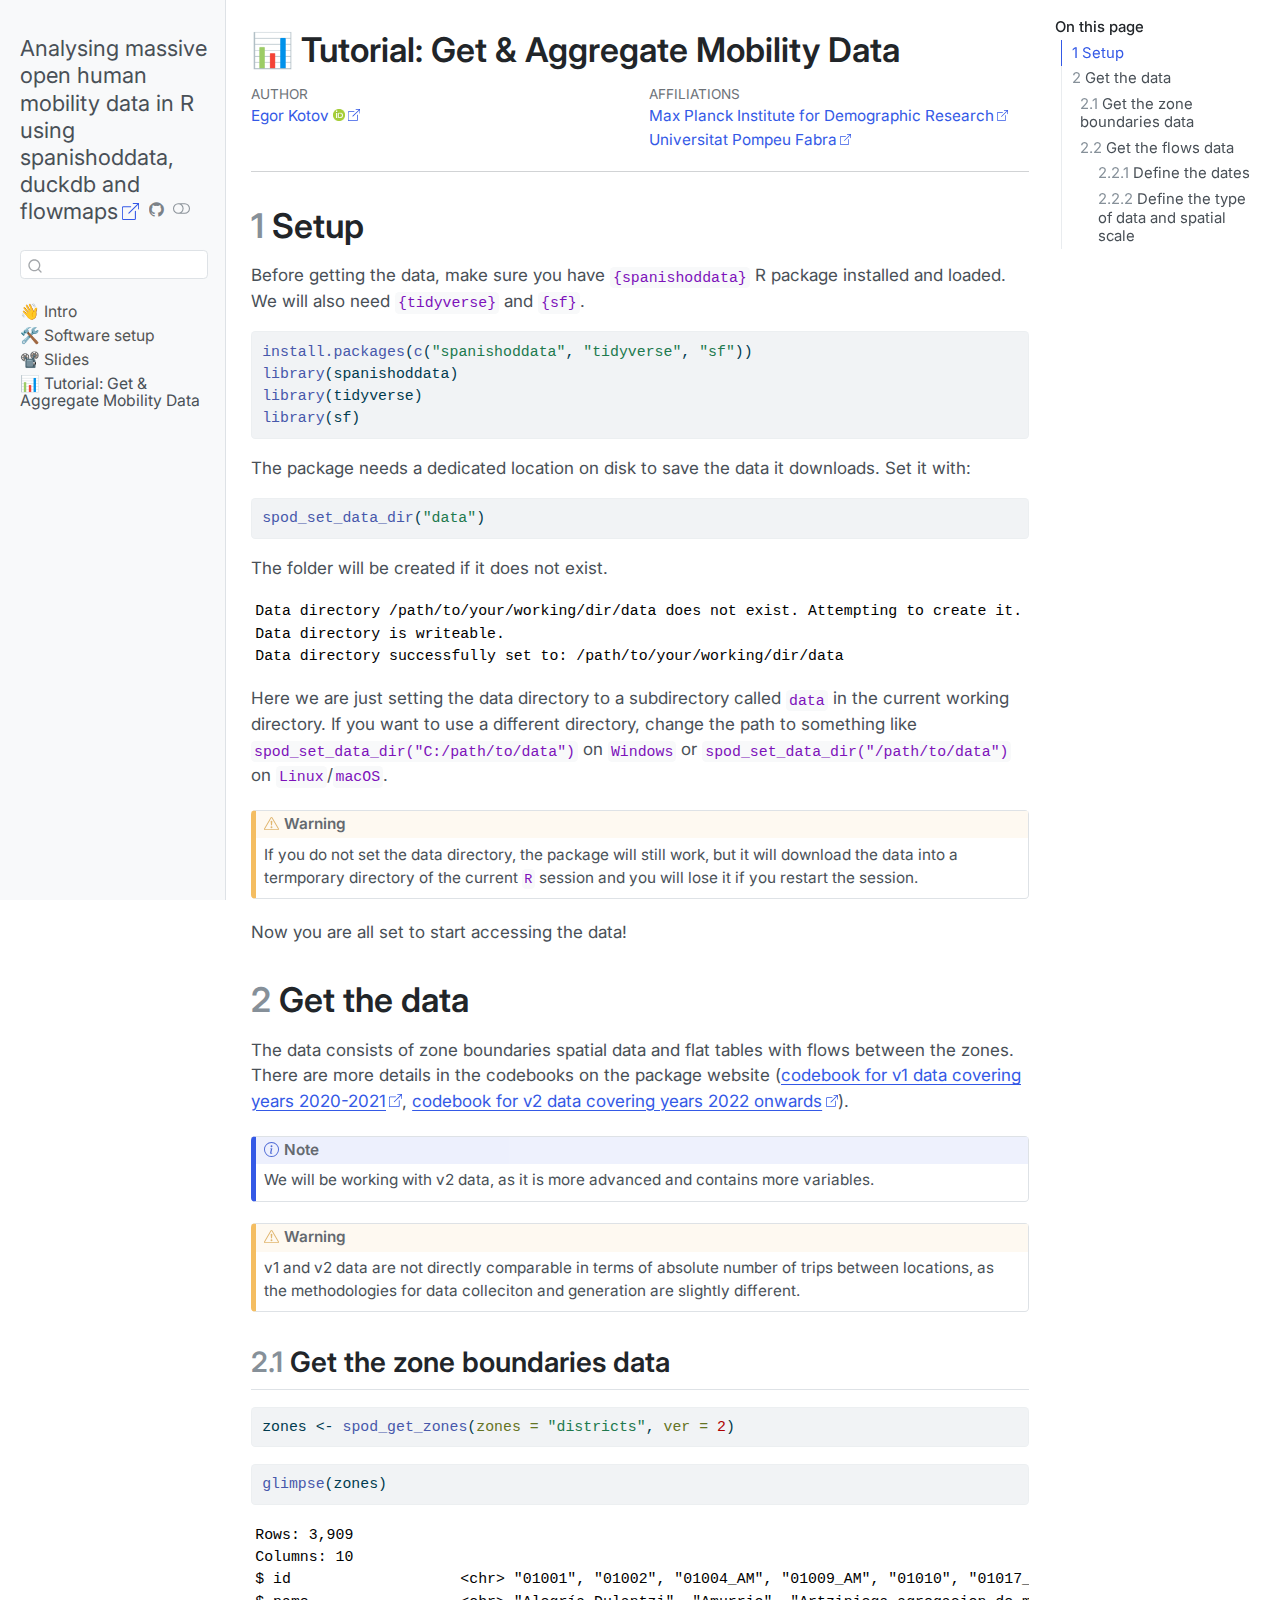
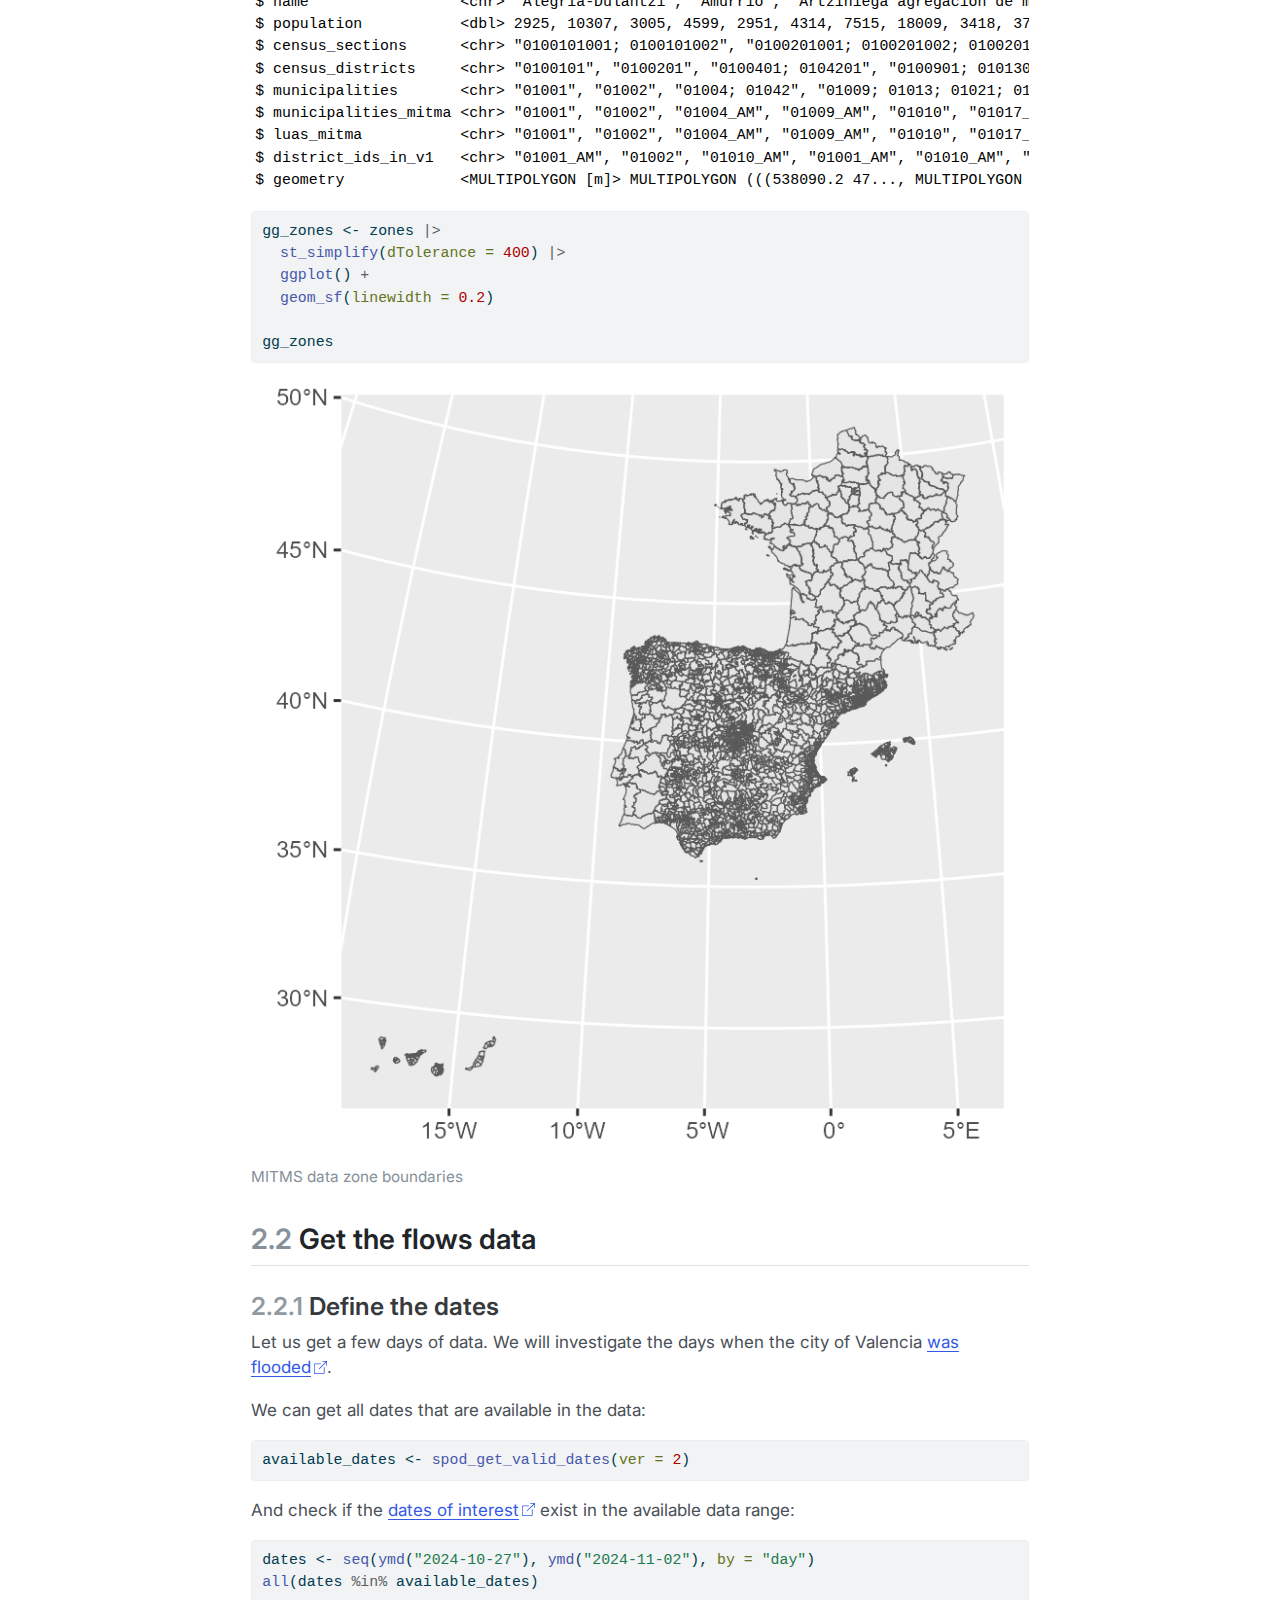
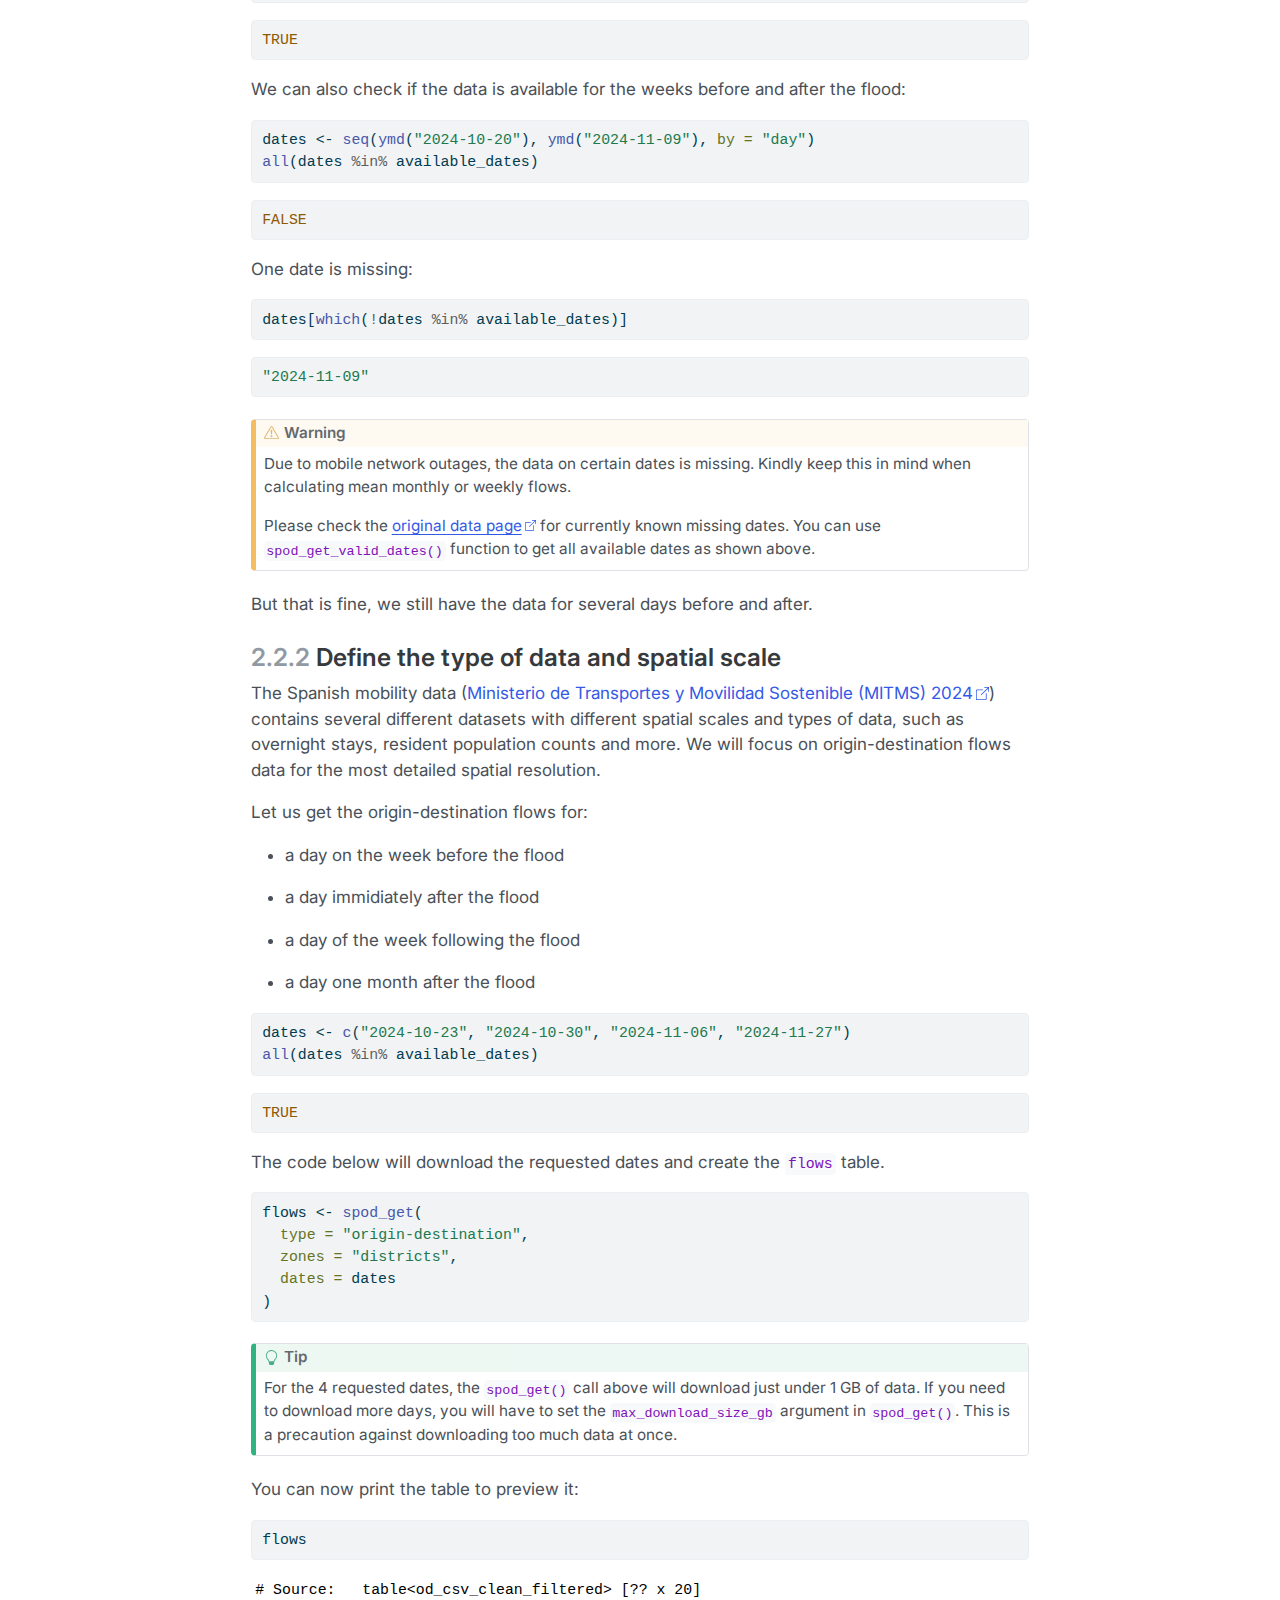
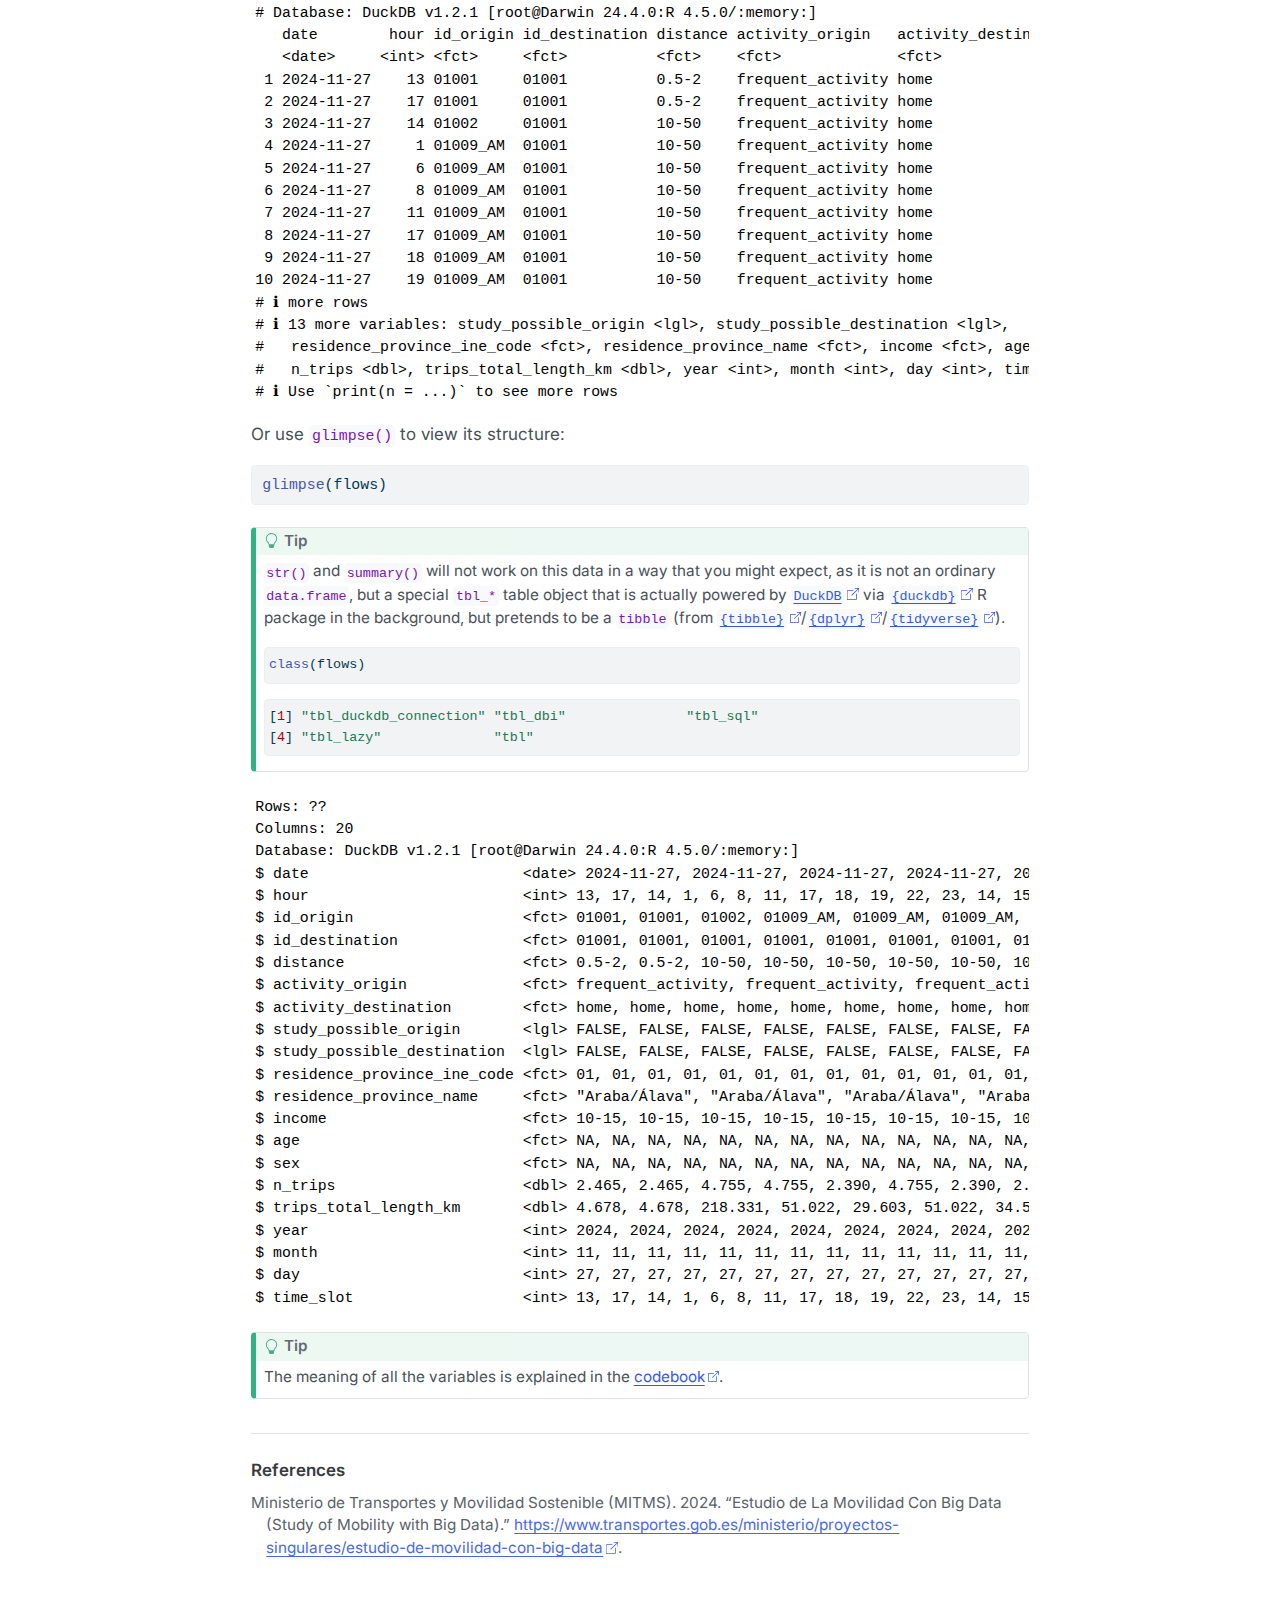
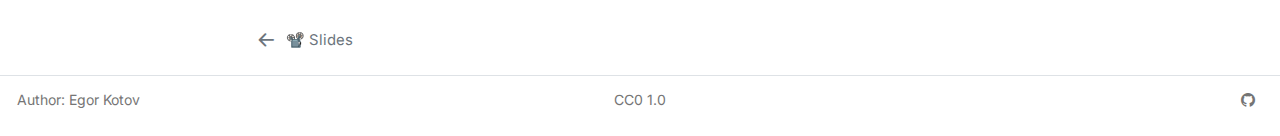
<file: 1-mobility-data.html>
<!DOCTYPE html>
<html xmlns="http://www.w3.org/1999/xhtml" lang="en" xml:lang="en"><head>

<meta charset="utf-8">
<meta name="generator" content="quarto-1.7.32">

<meta name="viewport" content="width=device-width, initial-scale=1.0, user-scalable=yes">


<title>📊 Tutorial: Get &amp; Aggregate Mobility Data – Analysing massive open human mobility data in R using spanishoddata, duckdb and flowmaps</title>
<style>
code{white-space: pre-wrap;}
span.smallcaps{font-variant: small-caps;}
div.columns{display: flex; gap: min(4vw, 1.5em);}
div.column{flex: auto; overflow-x: auto;}
div.hanging-indent{margin-left: 1.5em; text-indent: -1.5em;}
ul.task-list{list-style: none;}
ul.task-list li input[type="checkbox"] {
  width: 0.8em;
  margin: 0 0.8em 0.2em -1em; /* quarto-specific, see https://github.com/quarto-dev/quarto-cli/issues/4556 */ 
  vertical-align: middle;
}
/* CSS for syntax highlighting */
html { -webkit-text-size-adjust: 100%; }
pre > code.sourceCode { white-space: pre; position: relative; }
pre > code.sourceCode > span { display: inline-block; line-height: 1.25; }
pre > code.sourceCode > span:empty { height: 1.2em; }
.sourceCode { overflow: visible; }
code.sourceCode > span { color: inherit; text-decoration: inherit; }
div.sourceCode { margin: 1em 0; }
pre.sourceCode { margin: 0; }
@media screen {
div.sourceCode { overflow: auto; }
}
@media print {
pre > code.sourceCode { white-space: pre-wrap; }
pre > code.sourceCode > span { text-indent: -5em; padding-left: 5em; }
}
pre.numberSource code
  { counter-reset: source-line 0; }
pre.numberSource code > span
  { position: relative; left: -4em; counter-increment: source-line; }
pre.numberSource code > span > a:first-child::before
  { content: counter(source-line);
    position: relative; left: -1em; text-align: right; vertical-align: baseline;
    border: none; display: inline-block;
    -webkit-touch-callout: none; -webkit-user-select: none;
    -khtml-user-select: none; -moz-user-select: none;
    -ms-user-select: none; user-select: none;
    padding: 0 4px; width: 4em;
  }
pre.numberSource { margin-left: 3em;  padding-left: 4px; }
div.sourceCode
  {   }
@media screen {
pre > code.sourceCode > span > a:first-child::before { text-decoration: underline; }
}
/* CSS for citations */
div.csl-bib-body { }
div.csl-entry {
  clear: both;
  margin-bottom: 0em;
}
.hanging-indent div.csl-entry {
  margin-left:2em;
  text-indent:-2em;
}
div.csl-left-margin {
  min-width:2em;
  float:left;
}
div.csl-right-inline {
  margin-left:2em;
  padding-left:1em;
}
div.csl-indent {
  margin-left: 2em;
}</style>


<script src="site_libs/quarto-nav/quarto-nav.js"></script>
<script src="site_libs/quarto-nav/headroom.min.js"></script>
<script src="site_libs/clipboard/clipboard.min.js"></script>
<script src="site_libs/quarto-search/autocomplete.umd.js"></script>
<script src="site_libs/quarto-search/fuse.min.js"></script>
<script src="site_libs/quarto-search/quarto-search.js"></script>
<meta name="quarto:offset" content="./">
<link href="./slides-container.html" rel="prev">
<script src="site_libs/quarto-html/quarto.js" type="module"></script>
<script src="site_libs/quarto-html/tabsets/tabsets.js" type="module"></script>
<script src="site_libs/quarto-html/popper.min.js"></script>
<script src="site_libs/quarto-html/tippy.umd.min.js"></script>
<script src="site_libs/quarto-html/anchor.min.js"></script>
<link href="site_libs/quarto-html/tippy.css" rel="stylesheet">
<link href="site_libs/quarto-html/quarto-syntax-highlighting-37eea08aefeeee20ff55810ff984fec1.css" rel="stylesheet" class="quarto-color-scheme" id="quarto-text-highlighting-styles">
<link href="site_libs/quarto-html/quarto-syntax-highlighting-dark-2fef5ea3f8957b3e4ecc936fc74692ca.css" rel="stylesheet" class="quarto-color-scheme quarto-color-alternate" id="quarto-text-highlighting-styles">
<link href="site_libs/quarto-html/quarto-syntax-highlighting-37eea08aefeeee20ff55810ff984fec1.css" rel="stylesheet" class="quarto-color-scheme-extra" id="quarto-text-highlighting-styles">
<script src="site_libs/bootstrap/bootstrap.min.js"></script>
<link href="site_libs/bootstrap/bootstrap-icons.css" rel="stylesheet">
<link href="site_libs/bootstrap/bootstrap-1e41f079b350e5da9dd2ce4c1959b3e9.min.css" rel="stylesheet" append-hash="true" class="quarto-color-scheme" id="quarto-bootstrap" data-mode="light">
<link href="site_libs/bootstrap/bootstrap-dark-31ba9163e6cea23eec8b8c587c056549.min.css" rel="stylesheet" append-hash="true" class="quarto-color-scheme quarto-color-alternate" id="quarto-bootstrap" data-mode="dark">
<link href="site_libs/bootstrap/bootstrap-1e41f079b350e5da9dd2ce4c1959b3e9.min.css" rel="stylesheet" append-hash="true" class="quarto-color-scheme-extra" id="quarto-bootstrap" data-mode="light">
<script id="quarto-search-options" type="application/json">{
  "location": "sidebar",
  "copy-button": false,
  "collapse-after": 3,
  "panel-placement": "start",
  "type": "textbox",
  "limit": 50,
  "keyboard-shortcut": [
    "f",
    "/",
    "s"
  ],
  "show-item-context": false,
  "language": {
    "search-no-results-text": "No results",
    "search-matching-documents-text": "matching documents",
    "search-copy-link-title": "Copy link to search",
    "search-hide-matches-text": "Hide additional matches",
    "search-more-match-text": "more match in this document",
    "search-more-matches-text": "more matches in this document",
    "search-clear-button-title": "Clear",
    "search-text-placeholder": "",
    "search-detached-cancel-button-title": "Cancel",
    "search-submit-button-title": "Submit",
    "search-label": "Search"
  }
}</script>
<!-- goatcounter.com analytics, does not require cookie consent -->
<script data-goatcounter="https://jukadipos.goatcounter.com/count" async="" src="//gc.zgo.at/count.js"></script>

<!-- counter.dev analytics, does not require cookie consent -->
<script src="https://cdn.counter.dev/script.js" data-id="7e3e8d31-9a84-48b0-a678-a00715236a90" data-utcoffset="1"></script>

<!-- hotjar analytics, does not require cookie consent -->
<script>
    (function(h,o,t,j,a,r){
        h.hj=h.hj||function(){(h.hj.q=h.hj.q||[]).push(arguments)};
        h._hjSettings={hjid:3578286,hjsv:6};
        a=o.getElementsByTagName('head')[0];
        r=o.createElement('script');r.async=1;
        r.src=t+h._hjSettings.hjid+j+h._hjSettings.hjsv;
        a.appendChild(r);
    })(window,document,'https://static.hotjar.com/c/hotjar-','.js?sv=');
</script>


<link rel="stylesheet" href="styles.css">
<meta property="og:title" content="Mobility Flows and Accessibility Using R and Big Open Data">
<meta property="og:description" content="Workshop on Mobility Flows and Accessibility Using R and Big Open Data, IC2S2 2025 conference, Norrköping, Sweden, July 21, 2025. Tutors: Egor Kotov &amp; Johannes Mast. This workshop will teach you how to use the R package spanishoddata to access open human mobility data and how to aggregate it with duckdb. We will also explore how to visualize mobility flows and accessibility using R package flowmapper and flowmapblue.">
<meta property="og:image" content="https://www.ekotov.pro/agit-2025-spanishoddata/media/card.png">
<meta property="og:site_name" content="Analysing massive open human mobility data in R using spanishoddata, duckdb and flowmaps">
<meta property="og:image:alt" content="Workshop on Mobility Flows and Accessibility Using R and Big Open Data, IC2S2 2025 conference, Norrköping, Sweden, July 21, 2025. Tutors: Egor Kotov &amp; Johannes Mast">
<meta property="og:image:height" content="900">
<meta property="og:image:width" content="1600">
</head>

<body class="nav-sidebar docked quarto-light"><script id="quarto-html-before-body" type="application/javascript">
    const toggleBodyColorMode = (bsSheetEl) => {
      const mode = bsSheetEl.getAttribute("data-mode");
      const bodyEl = window.document.querySelector("body");
      if (mode === "dark") {
        bodyEl.classList.add("quarto-dark");
        bodyEl.classList.remove("quarto-light");
      } else {
        bodyEl.classList.add("quarto-light");
        bodyEl.classList.remove("quarto-dark");
      }
    }
    const toggleBodyColorPrimary = () => {
      const bsSheetEl = window.document.querySelector("link#quarto-bootstrap:not([rel=disabled-stylesheet])");
      if (bsSheetEl) {
        toggleBodyColorMode(bsSheetEl);
      }
    }
    const setColorSchemeToggle = (alternate) => {
      const toggles = window.document.querySelectorAll('.quarto-color-scheme-toggle');
      for (let i=0; i < toggles.length; i++) {
        const toggle = toggles[i];
        if (toggle) {
          if (alternate) {
            toggle.classList.add("alternate");
          } else {
            toggle.classList.remove("alternate");
          }
        }
      }
    };
    const toggleColorMode = (alternate) => {
      // Switch the stylesheets
      const primaryStylesheets = window.document.querySelectorAll('link.quarto-color-scheme:not(.quarto-color-alternate)');
      const alternateStylesheets = window.document.querySelectorAll('link.quarto-color-scheme.quarto-color-alternate');
      manageTransitions('#quarto-margin-sidebar .nav-link', false);
      if (alternate) {
        // note: dark is layered on light, we don't disable primary!
        enableStylesheet(alternateStylesheets);
        for (const sheetNode of alternateStylesheets) {
          if (sheetNode.id === "quarto-bootstrap") {
            toggleBodyColorMode(sheetNode);
          }
        }
      } else {
        disableStylesheet(alternateStylesheets);
        enableStylesheet(primaryStylesheets)
        toggleBodyColorPrimary();
      }
      manageTransitions('#quarto-margin-sidebar .nav-link', true);
      // Switch the toggles
      setColorSchemeToggle(alternate)
      // Hack to workaround the fact that safari doesn't
      // properly recolor the scrollbar when toggling (#1455)
      if (navigator.userAgent.indexOf('Safari') > 0 && navigator.userAgent.indexOf('Chrome') == -1) {
        manageTransitions("body", false);
        window.scrollTo(0, 1);
        setTimeout(() => {
          window.scrollTo(0, 0);
          manageTransitions("body", true);
        }, 40);
      }
    }
    const disableStylesheet = (stylesheets) => {
      for (let i=0; i < stylesheets.length; i++) {
        const stylesheet = stylesheets[i];
        stylesheet.rel = 'disabled-stylesheet';
      }
    }
    const enableStylesheet = (stylesheets) => {
      for (let i=0; i < stylesheets.length; i++) {
        const stylesheet = stylesheets[i];
        if(stylesheet.rel !== 'stylesheet') { // for Chrome, which will still FOUC without this check
          stylesheet.rel = 'stylesheet';
        }
      }
    }
    const manageTransitions = (selector, allowTransitions) => {
      const els = window.document.querySelectorAll(selector);
      for (let i=0; i < els.length; i++) {
        const el = els[i];
        if (allowTransitions) {
          el.classList.remove('notransition');
        } else {
          el.classList.add('notransition');
        }
      }
    }
    const isFileUrl = () => {
      return window.location.protocol === 'file:';
    }
    const hasAlternateSentinel = () => {
      let styleSentinel = getColorSchemeSentinel();
      if (styleSentinel !== null) {
        return styleSentinel === "alternate";
      } else {
        return false;
      }
    }
    const setStyleSentinel = (alternate) => {
      const value = alternate ? "alternate" : "default";
      if (!isFileUrl()) {
        window.localStorage.setItem("quarto-color-scheme", value);
      } else {
        localAlternateSentinel = value;
      }
    }
    const getColorSchemeSentinel = () => {
      if (!isFileUrl()) {
        const storageValue = window.localStorage.getItem("quarto-color-scheme");
        return storageValue != null ? storageValue : localAlternateSentinel;
      } else {
        return localAlternateSentinel;
      }
    }
    const toggleGiscusIfUsed = (isAlternate, darkModeDefault) => {
      const baseTheme = document.querySelector('#giscus-base-theme')?.value ?? 'light';
      const alternateTheme = document.querySelector('#giscus-alt-theme')?.value ?? 'dark';
      let newTheme = '';
      if(authorPrefersDark) {
        newTheme = isAlternate ? baseTheme : alternateTheme;
      } else {
        newTheme = isAlternate ? alternateTheme : baseTheme;
      }
      const changeGiscusTheme = () => {
        // From: https://github.com/giscus/giscus/issues/336
        const sendMessage = (message) => {
          const iframe = document.querySelector('iframe.giscus-frame');
          if (!iframe) return;
          iframe.contentWindow.postMessage({ giscus: message }, 'https://giscus.app');
        }
        sendMessage({
          setConfig: {
            theme: newTheme
          }
        });
      }
      const isGiscussLoaded = window.document.querySelector('iframe.giscus-frame') !== null;
      if (isGiscussLoaded) {
        changeGiscusTheme();
      }
    };
    const authorPrefersDark = false;
    const darkModeDefault = authorPrefersDark;
      document.querySelector('link#quarto-text-highlighting-styles.quarto-color-scheme-extra').rel = 'disabled-stylesheet';
      document.querySelector('link#quarto-bootstrap.quarto-color-scheme-extra').rel = 'disabled-stylesheet';
    let localAlternateSentinel = darkModeDefault ? 'alternate' : 'default';
    // Dark / light mode switch
    window.quartoToggleColorScheme = () => {
      // Read the current dark / light value
      let toAlternate = !hasAlternateSentinel();
      toggleColorMode(toAlternate);
      setStyleSentinel(toAlternate);
      toggleGiscusIfUsed(toAlternate, darkModeDefault);
      window.dispatchEvent(new Event('resize'));
    };
    // Switch to dark mode if need be
    if (hasAlternateSentinel()) {
      toggleColorMode(true);
    } else {
      toggleColorMode(false);
    }
  </script>

<div id="quarto-search-results"></div>
  <header id="quarto-header" class="headroom fixed-top">
  <nav class="quarto-secondary-nav">
    <div class="container-fluid d-flex">
      <button type="button" class="quarto-btn-toggle btn" data-bs-toggle="collapse" role="button" data-bs-target=".quarto-sidebar-collapse-item" aria-controls="quarto-sidebar" aria-expanded="false" aria-label="Toggle sidebar navigation" onclick="if (window.quartoToggleHeadroom) { window.quartoToggleHeadroom(); }">
        <i class="bi bi-layout-text-sidebar-reverse"></i>
      </button>
        <nav class="quarto-page-breadcrumbs" aria-label="breadcrumb"><ol class="breadcrumb"><li class="breadcrumb-item"><a href="./1-mobility-data.html">📊 Tutorial: Get &amp; Aggregate Mobility Data</a></li></ol></nav>
        <a class="flex-grow-1" role="navigation" data-bs-toggle="collapse" data-bs-target=".quarto-sidebar-collapse-item" aria-controls="quarto-sidebar" aria-expanded="false" aria-label="Toggle sidebar navigation" onclick="if (window.quartoToggleHeadroom) { window.quartoToggleHeadroom(); }">      
        </a>
      <button type="button" class="btn quarto-search-button" aria-label="Search" onclick="window.quartoOpenSearch();">
        <i class="bi bi-search"></i>
      </button>
    </div>
  </nav>
</header>
<!-- content -->
<div id="quarto-content" class="quarto-container page-columns page-rows-contents page-layout-article">
<!-- sidebar -->
  <nav id="quarto-sidebar" class="sidebar collapse collapse-horizontal quarto-sidebar-collapse-item sidebar-navigation docked overflow-auto">
    <div class="pt-lg-2 mt-2 text-left sidebar-header">
    <div class="sidebar-title mb-0 py-0">
      <a href="./">Analysing massive open human mobility data in R using spanishoddata, duckdb and flowmaps</a> 
        <div class="sidebar-tools-main">
    <a href="https://github.com/e-kotov/agit-2025-spanishoddata" title="Github" class="quarto-navigation-tool px-1" aria-label="Github"><i class="bi bi-github"></i></a>
  <a href="" class="quarto-color-scheme-toggle quarto-navigation-tool  px-1" onclick="window.quartoToggleColorScheme(); return false;" title="Toggle dark mode"><i class="bi"></i></a>
</div>
    </div>
      </div>
        <div class="mt-2 flex-shrink-0 align-items-center">
        <div class="sidebar-search">
        <div id="quarto-search" class="" title="Search"></div>
        </div>
        </div>
    <div class="sidebar-menu-container"> 
    <ul class="list-unstyled mt-1">
        <li class="sidebar-item">
  <div class="sidebar-item-container"> 
  <a href="./index.html" class="sidebar-item-text sidebar-link">
 <span class="menu-text">👋 Intro</span></a>
  </div>
</li>
        <li class="sidebar-item">
  <div class="sidebar-item-container"> 
  <a href="./software-setup.html" class="sidebar-item-text sidebar-link">
 <span class="menu-text">🛠️ Software setup</span></a>
  </div>
</li>
        <li class="sidebar-item">
  <div class="sidebar-item-container"> 
  <a href="./slides-container.html" class="sidebar-item-text sidebar-link">
 <span class="menu-text">📽️ Slides</span></a>
  </div>
</li>
        <li class="sidebar-item">
  <div class="sidebar-item-container"> 
  <a href="./1-mobility-data.html" class="sidebar-item-text sidebar-link active">
 <span class="menu-text">📊 Tutorial: Get &amp; Aggregate Mobility Data</span></a>
  </div>
</li>
    </ul>
    </div>
</nav>
<div id="quarto-sidebar-glass" class="quarto-sidebar-collapse-item" data-bs-toggle="collapse" data-bs-target=".quarto-sidebar-collapse-item"></div>
<!-- margin-sidebar -->
    <div id="quarto-margin-sidebar" class="sidebar margin-sidebar">
        <nav id="TOC" role="doc-toc" class="toc-active" data-toc-expanded="4">
    <h2 id="toc-title">On this page</h2>
   
  <ul>
  <li><a href="#setup" id="toc-setup" class="nav-link active" data-scroll-target="#setup"><span class="header-section-number">1</span> Setup</a></li>
  <li><a href="#get-the-data" id="toc-get-the-data" class="nav-link" data-scroll-target="#get-the-data"><span class="header-section-number">2</span> Get the data</a>
  <ul>
  <li><a href="#get-the-zone-boundaries-data" id="toc-get-the-zone-boundaries-data" class="nav-link" data-scroll-target="#get-the-zone-boundaries-data"><span class="header-section-number">2.1</span> Get the zone boundaries data</a></li>
  <li><a href="#get-the-flows-data" id="toc-get-the-flows-data" class="nav-link" data-scroll-target="#get-the-flows-data"><span class="header-section-number">2.2</span> Get the flows data</a>
  <ul class="collapse">
  <li><a href="#define-the-dates" id="toc-define-the-dates" class="nav-link" data-scroll-target="#define-the-dates"><span class="header-section-number">2.2.1</span> Define the dates</a></li>
  <li><a href="#define-the-type-of-data-and-spatial-scale" id="toc-define-the-type-of-data-and-spatial-scale" class="nav-link" data-scroll-target="#define-the-type-of-data-and-spatial-scale"><span class="header-section-number">2.2.2</span> Define the type of data and spatial scale</a></li>
  </ul></li>
  </ul></li>
  </ul>
</nav>
    </div>
<!-- main -->
<main class="content" id="quarto-document-content">


<header id="title-block-header" class="quarto-title-block default">
<div class="quarto-title">
<h1 class="title">📊 Tutorial: Get &amp; Aggregate Mobility Data</h1>
</div>


<div class="quarto-title-meta-author">
  <div class="quarto-title-meta-heading">Author</div>
  <div class="quarto-title-meta-heading">Affiliations</div>
  
    <div class="quarto-title-meta-contents">
    <p class="author"><a href="https://www.ekotov.pro/">Egor Kotov</a> <a href="https://orcid.org/0000-0001-6690-5345" class="quarto-title-author-orcid"> <img src="[data-uri]"></a></p>
  </div>
  <div class="quarto-title-meta-contents">
        <p class="affiliation">
            <a href="https://www.demogr.mpg.de/en">
            Max Planck Institute for Demographic Research
            </a>
          </p>
        <p class="affiliation">
            <a href="https://www.upf.edu/en/web/politiques/home">
            Universitat Pompeu Fabra
            </a>
          </p>
      </div>
  </div>

<div class="quarto-title-meta">

      
  
    
  </div>
  


</header>


<hr>
<section id="setup" class="level1" data-number="1">
<h1 data-number="1"><span class="header-section-number">1</span> Setup</h1>
<p>Before getting the data, make sure you have <code>{spanishoddata}</code> R package installed and loaded. We will also need <code>{tidyverse}</code> and <code>{sf}</code>.</p>
<div class="cell">
<div class="sourceCode cell-code" id="cb1"><pre class="sourceCode r code-with-copy"><code class="sourceCode r"><span id="cb1-1"><a href="#cb1-1" aria-hidden="true" tabindex="-1"></a><span class="fu">install.packages</span>(<span class="fu">c</span>(<span class="st">"spanishoddata"</span>, <span class="st">"tidyverse"</span>, <span class="st">"sf"</span>))</span>
<span id="cb1-2"><a href="#cb1-2" aria-hidden="true" tabindex="-1"></a><span class="fu">library</span>(spanishoddata)</span>
<span id="cb1-3"><a href="#cb1-3" aria-hidden="true" tabindex="-1"></a><span class="fu">library</span>(tidyverse)</span>
<span id="cb1-4"><a href="#cb1-4" aria-hidden="true" tabindex="-1"></a><span class="fu">library</span>(sf)</span></code><button title="Copy to Clipboard" class="code-copy-button"><i class="bi"></i></button></pre></div>
</div>
<p>The package needs a dedicated location on disk to save the data it downloads. Set it with:</p>
<div class="cell">
<div class="sourceCode cell-code" id="cb2"><pre class="sourceCode r code-with-copy"><code class="sourceCode r"><span id="cb2-1"><a href="#cb2-1" aria-hidden="true" tabindex="-1"></a><span class="fu">spod_set_data_dir</span>(<span class="st">"data"</span>)</span></code><button title="Copy to Clipboard" class="code-copy-button"><i class="bi"></i></button></pre></div>
</div>
<p>The folder will be created if it does not exist.</p>
<pre><code>Data directory /path/to/your/working/dir/data does not exist. Attempting to create it.
Data directory is writeable.
Data directory successfully set to: /path/to/your/working/dir/data</code></pre>
<p>Here we are just setting the data directory to a subdirectory called <code>data</code> in the current working directory. If you want to use a different directory, change the path to something like <code>spod_set_data_dir("C:/path/to/data")</code> on <code>Windows</code> or <code>spod_set_data_dir("/path/to/data")</code> on <code>Linux</code>/<code>macOS</code>.</p>
<div class="callout callout-style-default callout-warning callout-titled">
<div class="callout-header d-flex align-content-center">
<div class="callout-icon-container">
<i class="callout-icon"></i>
</div>
<div class="callout-title-container flex-fill">
Warning
</div>
</div>
<div class="callout-body-container callout-body">
<p>If you do not set the data directory, the package will still work, but it will download the data into a termporary directory of the current <code>R</code> session and you will lose it if you restart the session.</p>
</div>
</div>
<p>Now you are all set to start accessing the data!</p>
</section>
<section id="get-the-data" class="level1" data-number="2">
<h1 data-number="2"><span class="header-section-number">2</span> Get the data</h1>
<p>The data consists of zone boundaries spatial data and flat tables with flows between the zones. There are more details in the codebooks on the package website (<a href="https://ropenspain.github.io/spanishoddata/articles/v1-2020-2021-mitma-data-codebook.html">codebook for v1 data covering years 2020-2021</a>, <a href="https://ropenspain.github.io/spanishoddata/articles/v2-2022-onwards-mitma-data-codebook.html">codebook for v2 data covering years 2022 onwards</a>).</p>
<div class="callout callout-style-default callout-note callout-titled">
<div class="callout-header d-flex align-content-center">
<div class="callout-icon-container">
<i class="callout-icon"></i>
</div>
<div class="callout-title-container flex-fill">
Note
</div>
</div>
<div class="callout-body-container callout-body">
<p>We will be working with v2 data, as it is more advanced and contains more variables.</p>
</div>
</div>
<div class="callout callout-style-default callout-warning callout-titled">
<div class="callout-header d-flex align-content-center">
<div class="callout-icon-container">
<i class="callout-icon"></i>
</div>
<div class="callout-title-container flex-fill">
Warning
</div>
</div>
<div class="callout-body-container callout-body">
<p>v1 and v2 data are not directly comparable in terms of absolute number of trips between locations, as the methodologies for data colleciton and generation are slightly different.</p>
</div>
</div>
<section id="get-the-zone-boundaries-data" class="level2" data-number="2.1">
<h2 data-number="2.1" class="anchored" data-anchor-id="get-the-zone-boundaries-data"><span class="header-section-number">2.1</span> Get the zone boundaries data</h2>
<div class="cell">
<div class="sourceCode cell-code" id="cb4"><pre class="sourceCode r code-with-copy"><code class="sourceCode r"><span id="cb4-1"><a href="#cb4-1" aria-hidden="true" tabindex="-1"></a>zones <span class="ot">&lt;-</span> <span class="fu">spod_get_zones</span>(<span class="at">zones =</span> <span class="st">"districts"</span>, <span class="at">ver =</span> <span class="dv">2</span>)</span></code><button title="Copy to Clipboard" class="code-copy-button"><i class="bi"></i></button></pre></div>
</div>
<div class="cell">
<div class="sourceCode cell-code" id="cb5"><pre class="sourceCode r code-with-copy"><code class="sourceCode r"><span id="cb5-1"><a href="#cb5-1" aria-hidden="true" tabindex="-1"></a><span class="fu">glimpse</span>(zones)</span></code><button title="Copy to Clipboard" class="code-copy-button"><i class="bi"></i></button></pre></div>
</div>
<pre><code>Rows: 3,909
Columns: 10
$ id                   &lt;chr&gt; "01001", "01002", "01004_AM", "01009_AM", "01010", "01017_AM", "01028_AM", "01…
$ name                 &lt;chr&gt; "Alegría-Dulantzi", "Amurrio", "Artziniega agregacion de municipios", "Asparre…
$ population           &lt;dbl&gt; 2925, 10307, 3005, 4599, 2951, 4314, 7515, 18009, 3418, 3771, 5029, 2636, 4466…
$ census_sections      &lt;chr&gt; "0100101001; 0100101002", "0100201001; 0100201002; 0100201003; 0100201004; 010…
$ census_districts     &lt;chr&gt; "0100101", "0100201", "0100401; 0104201", "0100901; 0101301; 0102101; 0102701;…
$ municipalities       &lt;chr&gt; "01001", "01002", "01004; 01042", "01009; 01013; 01021; 01027; 01053; 01061", …
$ municipalities_mitma &lt;chr&gt; "01001", "01002", "01004_AM", "01009_AM", "01010", "01017_AM", "01028_AM", "01…
$ luas_mitma           &lt;chr&gt; "01001", "01002", "01004_AM", "01009_AM", "01010", "01017_AM", "01028_AM", "01…
$ district_ids_in_v1   &lt;chr&gt; "01001_AM", "01002", "01010_AM", "01001_AM", "01010_AM", "01043_AM", "01031_AM…
$ geometry             &lt;MULTIPOLYGON [m]&gt; MULTIPOLYGON (((538090.2 47..., MULTIPOLYGON (((501984.9 47..., M…</code></pre>
<div class="cell">
<div class="sourceCode cell-code" id="cb7"><pre class="sourceCode r code-with-copy"><code class="sourceCode r"><span id="cb7-1"><a href="#cb7-1" aria-hidden="true" tabindex="-1"></a>gg_zones <span class="ot">&lt;-</span> zones <span class="sc">|&gt;</span></span>
<span id="cb7-2"><a href="#cb7-2" aria-hidden="true" tabindex="-1"></a>  <span class="fu">st_simplify</span>(<span class="at">dTolerance =</span> <span class="dv">400</span>) <span class="sc">|&gt;</span></span>
<span id="cb7-3"><a href="#cb7-3" aria-hidden="true" tabindex="-1"></a>  <span class="fu">ggplot</span>() <span class="sc">+</span></span>
<span id="cb7-4"><a href="#cb7-4" aria-hidden="true" tabindex="-1"></a>  <span class="fu">geom_sf</span>(<span class="at">linewidth =</span> <span class="fl">0.2</span>)</span>
<span id="cb7-5"><a href="#cb7-5" aria-hidden="true" tabindex="-1"></a></span>
<span id="cb7-6"><a href="#cb7-6" aria-hidden="true" tabindex="-1"></a>gg_zones</span></code><button title="Copy to Clipboard" class="code-copy-button"><i class="bi"></i></button></pre></div>
</div>
<div class="quarto-figure quarto-figure-center">
<figure class="figure">
<p><img src="media/1-mobility-data/mitms-district-zones.png" class="img-fluid figure-img"></p>
<figcaption>MITMS data zone boundaries</figcaption>
</figure>
</div>
</section>
<section id="get-the-flows-data" class="level2" data-number="2.2">
<h2 data-number="2.2" class="anchored" data-anchor-id="get-the-flows-data"><span class="header-section-number">2.2</span> Get the flows data</h2>
<section id="define-the-dates" class="level3" data-number="2.2.1">
<h3 data-number="2.2.1" class="anchored" data-anchor-id="define-the-dates"><span class="header-section-number">2.2.1</span> Define the dates</h3>
<p>Let us get a few days of data. We will investigate the days when the city of Valencia <a href="https://www.euronews.com/my-europe/2024/10/30/in-pictures-devastating-flash-floods-hit-spains-eastern-and-southern-regions">was flooded</a>.</p>
<p>We can get all dates that are available in the data:</p>
<div class="cell">
<div class="sourceCode cell-code" id="cb8"><pre class="sourceCode r code-with-copy"><code class="sourceCode r"><span id="cb8-1"><a href="#cb8-1" aria-hidden="true" tabindex="-1"></a>available_dates <span class="ot">&lt;-</span> <span class="fu">spod_get_valid_dates</span>(<span class="at">ver =</span> <span class="dv">2</span>)</span></code><button title="Copy to Clipboard" class="code-copy-button"><i class="bi"></i></button></pre></div>
</div>
<p>And check if the <a href="https://en.wikipedia.org/wiki/2024_Spanish_floods#In_the_Valencian_Community">dates of interest</a> exist in the available data range:</p>
<div class="cell">
<div class="sourceCode cell-code" id="cb9"><pre class="sourceCode r code-with-copy"><code class="sourceCode r"><span id="cb9-1"><a href="#cb9-1" aria-hidden="true" tabindex="-1"></a>dates <span class="ot">&lt;-</span> <span class="fu">seq</span>(<span class="fu">ymd</span>(<span class="st">"2024-10-27"</span>), <span class="fu">ymd</span>(<span class="st">"2024-11-02"</span>), <span class="at">by =</span> <span class="st">"day"</span>)</span>
<span id="cb9-2"><a href="#cb9-2" aria-hidden="true" tabindex="-1"></a><span class="fu">all</span>(dates <span class="sc">%in%</span> available_dates)</span></code><button title="Copy to Clipboard" class="code-copy-button"><i class="bi"></i></button></pre></div>
</div>
<div class="sourceCode" id="cb10"><pre class="sourceCode r code-with-copy"><code class="sourceCode r"><span id="cb10-1"><a href="#cb10-1" aria-hidden="true" tabindex="-1"></a><span class="cn">TRUE</span></span></code><button title="Copy to Clipboard" class="code-copy-button"><i class="bi"></i></button></pre></div>
<p>We can also check if the data is available for the weeks before and after the flood:</p>
<div class="cell">
<div class="sourceCode cell-code" id="cb11"><pre class="sourceCode r code-with-copy"><code class="sourceCode r"><span id="cb11-1"><a href="#cb11-1" aria-hidden="true" tabindex="-1"></a>dates <span class="ot">&lt;-</span> <span class="fu">seq</span>(<span class="fu">ymd</span>(<span class="st">"2024-10-20"</span>), <span class="fu">ymd</span>(<span class="st">"2024-11-09"</span>), <span class="at">by =</span> <span class="st">"day"</span>)</span>
<span id="cb11-2"><a href="#cb11-2" aria-hidden="true" tabindex="-1"></a><span class="fu">all</span>(dates <span class="sc">%in%</span> available_dates)</span></code><button title="Copy to Clipboard" class="code-copy-button"><i class="bi"></i></button></pre></div>
</div>
<div class="sourceCode" id="cb12"><pre class="sourceCode r code-with-copy"><code class="sourceCode r"><span id="cb12-1"><a href="#cb12-1" aria-hidden="true" tabindex="-1"></a><span class="cn">FALSE</span></span></code><button title="Copy to Clipboard" class="code-copy-button"><i class="bi"></i></button></pre></div>
<p>One date is missing:</p>
<div class="cell">
<div class="sourceCode cell-code" id="cb13"><pre class="sourceCode r code-with-copy"><code class="sourceCode r"><span id="cb13-1"><a href="#cb13-1" aria-hidden="true" tabindex="-1"></a>dates[<span class="fu">which</span>(<span class="sc">!</span>dates <span class="sc">%in%</span> available_dates)]</span></code><button title="Copy to Clipboard" class="code-copy-button"><i class="bi"></i></button></pre></div>
</div>
<div class="sourceCode" id="cb14"><pre class="sourceCode r code-with-copy"><code class="sourceCode r"><span id="cb14-1"><a href="#cb14-1" aria-hidden="true" tabindex="-1"></a><span class="st">"2024-11-09"</span></span></code><button title="Copy to Clipboard" class="code-copy-button"><i class="bi"></i></button></pre></div>
<div class="callout callout-style-default callout-warning callout-titled">
<div class="callout-header d-flex align-content-center">
<div class="callout-icon-container">
<i class="callout-icon"></i>
</div>
<div class="callout-title-container flex-fill">
Warning
</div>
</div>
<div class="callout-body-container callout-body">
<p>Due to mobile network outages, the data on certain dates is missing. Kindly keep this in mind when calculating mean monthly or weekly flows.</p>
<p>Please check the <a href="https://www.transportes.gob.es/ministerio/proyectos-singulares/estudios-de-movilidad-con-big-data/opendata-movilidad" target="_blank">original data page</a> for currently known missing dates. You can use <code>spod_get_valid_dates()</code> function to get all available dates as shown above.</p>
</div>
</div>
<p>But that is fine, we still have the data for several days before and after.</p>
</section>
<section id="define-the-type-of-data-and-spatial-scale" class="level3" data-number="2.2.2">
<h3 data-number="2.2.2" class="anchored" data-anchor-id="define-the-type-of-data-and-spatial-scale"><span class="header-section-number">2.2.2</span> Define the type of data and spatial scale</h3>
<p>The Spanish mobility data <span class="citation" data-cites="mitms_mobility_web">(<a href="#ref-mitms_mobility_web" role="doc-biblioref">Ministerio de Transportes y Movilidad Sostenible (MITMS) 2024</a>)</span> contains several different datasets with different spatial scales and types of data, such as overnight stays, resident population counts and more. We will focus on origin-destination flows data for the most detailed spatial resolution.</p>
<p>Let us get the origin-destination flows for:</p>
<ul>
<li><p>a day on the week before the flood</p></li>
<li><p>a day immidiately after the flood</p></li>
<li><p>a day of the week following the flood</p></li>
<li><p>a day one month after the flood</p></li>
</ul>
<div class="cell">
<div class="sourceCode cell-code" id="cb15"><pre class="sourceCode r code-with-copy"><code class="sourceCode r"><span id="cb15-1"><a href="#cb15-1" aria-hidden="true" tabindex="-1"></a>dates <span class="ot">&lt;-</span> <span class="fu">c</span>(<span class="st">"2024-10-23"</span>, <span class="st">"2024-10-30"</span>, <span class="st">"2024-11-06"</span>, <span class="st">"2024-11-27"</span>)</span>
<span id="cb15-2"><a href="#cb15-2" aria-hidden="true" tabindex="-1"></a><span class="fu">all</span>(dates <span class="sc">%in%</span> available_dates)</span></code><button title="Copy to Clipboard" class="code-copy-button"><i class="bi"></i></button></pre></div>
</div>
<div class="sourceCode" id="cb16"><pre class="sourceCode r code-with-copy"><code class="sourceCode r"><span id="cb16-1"><a href="#cb16-1" aria-hidden="true" tabindex="-1"></a><span class="cn">TRUE</span></span></code><button title="Copy to Clipboard" class="code-copy-button"><i class="bi"></i></button></pre></div>
<p>The code below will download the requested dates and create the <code>flows</code> table.</p>
<div class="cell">
<div class="sourceCode cell-code" id="cb17"><pre class="sourceCode r code-with-copy"><code class="sourceCode r"><span id="cb17-1"><a href="#cb17-1" aria-hidden="true" tabindex="-1"></a>flows <span class="ot">&lt;-</span> <span class="fu">spod_get</span>(</span>
<span id="cb17-2"><a href="#cb17-2" aria-hidden="true" tabindex="-1"></a>  <span class="at">type =</span> <span class="st">"origin-destination"</span>,</span>
<span id="cb17-3"><a href="#cb17-3" aria-hidden="true" tabindex="-1"></a>  <span class="at">zones =</span> <span class="st">"districts"</span>,</span>
<span id="cb17-4"><a href="#cb17-4" aria-hidden="true" tabindex="-1"></a>  <span class="at">dates =</span> dates</span>
<span id="cb17-5"><a href="#cb17-5" aria-hidden="true" tabindex="-1"></a>)</span></code><button title="Copy to Clipboard" class="code-copy-button"><i class="bi"></i></button></pre></div>
</div>
<div class="callout callout-style-default callout-tip callout-titled">
<div class="callout-header d-flex align-content-center">
<div class="callout-icon-container">
<i class="callout-icon"></i>
</div>
<div class="callout-title-container flex-fill">
Tip
</div>
</div>
<div class="callout-body-container callout-body">
<p>For the 4 requested dates, the <code>spod_get()</code> call above will download just under 1 GB of data. If you need to download more days, you will have to set the <code>max_download_size_gb</code> argument in <code>spod_get()</code>. This is a precaution against downloading too much data at once.</p>
</div>
</div>
<p>You can now print the table to preview it:</p>
<div class="cell">
<div class="sourceCode cell-code" id="cb18"><pre class="sourceCode r code-with-copy"><code class="sourceCode r"><span id="cb18-1"><a href="#cb18-1" aria-hidden="true" tabindex="-1"></a>flows</span></code><button title="Copy to Clipboard" class="code-copy-button"><i class="bi"></i></button></pre></div>
</div>
<pre><code># Source:   table&lt;od_csv_clean_filtered&gt; [?? x 20]
# Database: DuckDB v1.2.1 [root@Darwin 24.4.0:R 4.5.0/:memory:]
   date        hour id_origin id_destination distance activity_origin   activity_destination
   &lt;date&gt;     &lt;int&gt; &lt;fct&gt;     &lt;fct&gt;          &lt;fct&gt;    &lt;fct&gt;             &lt;fct&gt;               
 1 2024-11-27    13 01001     01001          0.5-2    frequent_activity home                
 2 2024-11-27    17 01001     01001          0.5-2    frequent_activity home                
 3 2024-11-27    14 01002     01001          10-50    frequent_activity home                
 4 2024-11-27     1 01009_AM  01001          10-50    frequent_activity home                
 5 2024-11-27     6 01009_AM  01001          10-50    frequent_activity home                
 6 2024-11-27     8 01009_AM  01001          10-50    frequent_activity home                
 7 2024-11-27    11 01009_AM  01001          10-50    frequent_activity home                
 8 2024-11-27    17 01009_AM  01001          10-50    frequent_activity home                
 9 2024-11-27    18 01009_AM  01001          10-50    frequent_activity home                
10 2024-11-27    19 01009_AM  01001          10-50    frequent_activity home                
# ℹ more rows
# ℹ 13 more variables: study_possible_origin &lt;lgl&gt;, study_possible_destination &lt;lgl&gt;,
#   residence_province_ine_code &lt;fct&gt;, residence_province_name &lt;fct&gt;, income &lt;fct&gt;, age &lt;fct&gt;, sex &lt;fct&gt;,
#   n_trips &lt;dbl&gt;, trips_total_length_km &lt;dbl&gt;, year &lt;int&gt;, month &lt;int&gt;, day &lt;int&gt;, time_slot &lt;int&gt;
# ℹ Use `print(n = ...)` to see more rows</code></pre>
<p>Or use <code>glimpse()</code> to view its structure:</p>
<div class="cell">
<div class="sourceCode cell-code" id="cb20"><pre class="sourceCode r code-with-copy"><code class="sourceCode r"><span id="cb20-1"><a href="#cb20-1" aria-hidden="true" tabindex="-1"></a><span class="fu">glimpse</span>(flows)</span></code><button title="Copy to Clipboard" class="code-copy-button"><i class="bi"></i></button></pre></div>
</div>
<div class="callout callout-style-default callout-tip callout-titled">
<div class="callout-header d-flex align-content-center">
<div class="callout-icon-container">
<i class="callout-icon"></i>
</div>
<div class="callout-title-container flex-fill">
Tip
</div>
</div>
<div class="callout-body-container callout-body">
<p><code>str()</code> and <code>summary()</code> will not work on this data in a way that you might expect, as it is not an ordinary <code>data.frame</code>, but a special <code>tbl_*</code> table object that is actually powered by <a href="https://duckdb.org/"><code>DuckDB</code></a> via <a href="https://r.duckdb.org/"><code>{duckdb}</code></a> R package in the background, but pretends to be a <code>tibble</code> (from <a href="https://tibble.tidyverse.org/"><code>{tibble}</code></a>/<a href="https://dplyr.tidyverse.org/"><code>{dplyr}</code></a>/<a href="https://tidyverse.tidyverse.org/"><code>{tidyverse}</code></a>).</p>
<div class="cell">
<div class="sourceCode cell-code" id="cb21"><pre class="sourceCode r code-with-copy"><code class="sourceCode r"><span id="cb21-1"><a href="#cb21-1" aria-hidden="true" tabindex="-1"></a><span class="fu">class</span>(flows)</span></code><button title="Copy to Clipboard" class="code-copy-button"><i class="bi"></i></button></pre></div>
</div>
<div class="sourceCode" id="cb22"><pre class="sourceCode r code-with-copy"><code class="sourceCode r"><span id="cb22-1"><a href="#cb22-1" aria-hidden="true" tabindex="-1"></a>[<span class="dv">1</span>] <span class="st">"tbl_duckdb_connection"</span> <span class="st">"tbl_dbi"</span>               <span class="st">"tbl_sql"</span>              </span>
<span id="cb22-2"><a href="#cb22-2" aria-hidden="true" tabindex="-1"></a>[<span class="dv">4</span>] <span class="st">"tbl_lazy"</span>              <span class="st">"tbl"</span>   </span></code><button title="Copy to Clipboard" class="code-copy-button"><i class="bi"></i></button></pre></div>
</div>
</div>
<pre><code>Rows: ??
Columns: 20          
Database: DuckDB v1.2.1 [root@Darwin 24.4.0:R 4.5.0/:memory:]
$ date                        &lt;date&gt; 2024-11-27, 2024-11-27, 2024-11-27, 2024-11-27, 2024-11-27, 2024-11-27…
$ hour                        &lt;int&gt; 13, 17, 14, 1, 6, 8, 11, 17, 18, 19, 22, 23, 14, 15, 19, 10, 12, 14, 19…
$ id_origin                   &lt;fct&gt; 01001, 01001, 01002, 01009_AM, 01009_AM, 01009_AM, 01009_AM, 01009_AM, …
$ id_destination              &lt;fct&gt; 01001, 01001, 01001, 01001, 01001, 01001, 01001, 01001, 01001, 01001, 0…
$ distance                    &lt;fct&gt; 0.5-2, 0.5-2, 10-50, 10-50, 10-50, 10-50, 10-50, 10-50, 10-50, 10-50, 1…
$ activity_origin             &lt;fct&gt; frequent_activity, frequent_activity, frequent_activity, frequent_activ…
$ activity_destination        &lt;fct&gt; home, home, home, home, home, home, home, home, home, home, home, home,…
$ study_possible_origin       &lt;lgl&gt; FALSE, FALSE, FALSE, FALSE, FALSE, FALSE, FALSE, FALSE, FALSE, FALSE, F…
$ study_possible_destination  &lt;lgl&gt; FALSE, FALSE, FALSE, FALSE, FALSE, FALSE, FALSE, FALSE, FALSE, FALSE, F…
$ residence_province_ine_code &lt;fct&gt; 01, 01, 01, 01, 01, 01, 01, 01, 01, 01, 01, 01, 01, 01, 01, 01, 01, 01,…
$ residence_province_name     &lt;fct&gt; "Araba/Álava", "Araba/Álava", "Araba/Álava", "Araba/Álava", "Araba/Álav…
$ income                      &lt;fct&gt; 10-15, 10-15, 10-15, 10-15, 10-15, 10-15, 10-15, 10-15, 10-15, 10-15, 1…
$ age                         &lt;fct&gt; NA, NA, NA, NA, NA, NA, NA, NA, NA, NA, NA, NA, NA, NA, NA, NA, NA, NA,…
$ sex                         &lt;fct&gt; NA, NA, NA, NA, NA, NA, NA, NA, NA, NA, NA, NA, NA, NA, NA, NA, NA, NA,…
$ n_trips                     &lt;dbl&gt; 2.465, 2.465, 4.755, 4.755, 2.390, 4.755, 2.390, 2.465, 7.145, 4.755, 2…
$ trips_total_length_km       &lt;dbl&gt; 4.678, 4.678, 218.331, 51.022, 29.603, 51.022, 34.586, 30.861, 106.426,…
$ year                        &lt;int&gt; 2024, 2024, 2024, 2024, 2024, 2024, 2024, 2024, 2024, 2024, 2024, 2024,…
$ month                       &lt;int&gt; 11, 11, 11, 11, 11, 11, 11, 11, 11, 11, 11, 11, 11, 11, 11, 11, 11, 11,…
$ day                         &lt;int&gt; 27, 27, 27, 27, 27, 27, 27, 27, 27, 27, 27, 27, 27, 27, 27, 27, 27, 27,…
$ time_slot                   &lt;int&gt; 13, 17, 14, 1, 6, 8, 11, 17, 18, 19, 22, 23, 14, 15, 19, 10, 12, 14, 19…</code></pre>
<div class="callout callout-style-default callout-tip callout-titled">
<div class="callout-header d-flex align-content-center">
<div class="callout-icon-container">
<i class="callout-icon"></i>
</div>
<div class="callout-title-container flex-fill">
Tip
</div>
</div>
<div class="callout-body-container callout-body">
<p>The meaning of all the variables is explained in the <a href="https://ropenspain.github.io/spanishoddata/articles/v2-2022-onwards-mitma-data-codebook.html#od-data">codebook</a>.</p>
</div>
</div>



</section>
</section>
</section>

<div id="quarto-appendix" class="default"><section class="quarto-appendix-contents" role="doc-bibliography" id="quarto-bibliography"><h2 class="anchored quarto-appendix-heading">References</h2><div id="refs" class="references csl-bib-body hanging-indent" data-entry-spacing="0" role="list">
<div id="ref-mitms_mobility_web" class="csl-entry" role="listitem">
Ministerio de Transportes y Movilidad Sostenible (MITMS). 2024. <span>“Estudio de La Movilidad Con Big Data (Study of Mobility with Big Data).”</span> <a href="https://www.transportes.gob.es/ministerio/proyectos-singulares/estudio-de-movilidad-con-big-data">https://www.transportes.gob.es/ministerio/proyectos-singulares/estudio-de-movilidad-con-big-data</a>.
</div>
</div></section></div></main> <!-- /main -->
<script id="quarto-html-after-body" type="application/javascript">
  window.document.addEventListener("DOMContentLoaded", function (event) {
    // Ensure there is a toggle, if there isn't float one in the top right
    if (window.document.querySelector('.quarto-color-scheme-toggle') === null) {
      const a = window.document.createElement('a');
      a.classList.add('top-right');
      a.classList.add('quarto-color-scheme-toggle');
      a.href = "";
      a.onclick = function() { try { window.quartoToggleColorScheme(); } catch {} return false; };
      const i = window.document.createElement("i");
      i.classList.add('bi');
      a.appendChild(i);
      window.document.body.appendChild(a);
    }
    setColorSchemeToggle(hasAlternateSentinel())
    const icon = "";
    const anchorJS = new window.AnchorJS();
    anchorJS.options = {
      placement: 'right',
      icon: icon
    };
    anchorJS.add('.anchored');
    const isCodeAnnotation = (el) => {
      for (const clz of el.classList) {
        if (clz.startsWith('code-annotation-')) {                     
          return true;
        }
      }
      return false;
    }
    const onCopySuccess = function(e) {
      // button target
      const button = e.trigger;
      // don't keep focus
      button.blur();
      // flash "checked"
      button.classList.add('code-copy-button-checked');
      var currentTitle = button.getAttribute("title");
      button.setAttribute("title", "Copied!");
      let tooltip;
      if (window.bootstrap) {
        button.setAttribute("data-bs-toggle", "tooltip");
        button.setAttribute("data-bs-placement", "left");
        button.setAttribute("data-bs-title", "Copied!");
        tooltip = new bootstrap.Tooltip(button, 
          { trigger: "manual", 
            customClass: "code-copy-button-tooltip",
            offset: [0, -8]});
        tooltip.show();    
      }
      setTimeout(function() {
        if (tooltip) {
          tooltip.hide();
          button.removeAttribute("data-bs-title");
          button.removeAttribute("data-bs-toggle");
          button.removeAttribute("data-bs-placement");
        }
        button.setAttribute("title", currentTitle);
        button.classList.remove('code-copy-button-checked');
      }, 1000);
      // clear code selection
      e.clearSelection();
    }
    const getTextToCopy = function(trigger) {
        const codeEl = trigger.previousElementSibling.cloneNode(true);
        for (const childEl of codeEl.children) {
          if (isCodeAnnotation(childEl)) {
            childEl.remove();
          }
        }
        return codeEl.innerText;
    }
    const clipboard = new window.ClipboardJS('.code-copy-button:not([data-in-quarto-modal])', {
      text: getTextToCopy
    });
    clipboard.on('success', onCopySuccess);
    if (window.document.getElementById('quarto-embedded-source-code-modal')) {
      const clipboardModal = new window.ClipboardJS('.code-copy-button[data-in-quarto-modal]', {
        text: getTextToCopy,
        container: window.document.getElementById('quarto-embedded-source-code-modal')
      });
      clipboardModal.on('success', onCopySuccess);
    }
      var localhostRegex = new RegExp(/^(?:http|https):\/\/localhost\:?[0-9]*\//);
      var mailtoRegex = new RegExp(/^mailto:/);
        var filterRegex = new RegExp("ekotov\.pro");
      var isInternal = (href) => {
          return filterRegex.test(href) || localhostRegex.test(href) || mailtoRegex.test(href);
      }
      // Inspect non-navigation links and adorn them if external
     var links = window.document.querySelectorAll('a[href]:not(.nav-link):not(.navbar-brand):not(.toc-action):not(.sidebar-link):not(.sidebar-item-toggle):not(.pagination-link):not(.no-external):not([aria-hidden]):not(.dropdown-item):not(.quarto-navigation-tool):not(.about-link)');
      for (var i=0; i<links.length; i++) {
        const link = links[i];
        if (!isInternal(link.href)) {
          // undo the damage that might have been done by quarto-nav.js in the case of
          // links that we want to consider external
          if (link.dataset.originalHref !== undefined) {
            link.href = link.dataset.originalHref;
          }
            // target, if specified
            link.setAttribute("target", "_blank");
            if (link.getAttribute("rel") === null) {
              link.setAttribute("rel", "noopener");
            }
            // default icon
            link.classList.add("external");
        }
      }
    function tippyHover(el, contentFn, onTriggerFn, onUntriggerFn) {
      const config = {
        allowHTML: true,
        maxWidth: 500,
        delay: 100,
        arrow: false,
        appendTo: function(el) {
            return el.parentElement;
        },
        interactive: true,
        interactiveBorder: 10,
        theme: 'quarto',
        placement: 'bottom-start',
      };
      if (contentFn) {
        config.content = contentFn;
      }
      if (onTriggerFn) {
        config.onTrigger = onTriggerFn;
      }
      if (onUntriggerFn) {
        config.onUntrigger = onUntriggerFn;
      }
      window.tippy(el, config); 
    }
    const noterefs = window.document.querySelectorAll('a[role="doc-noteref"]');
    for (var i=0; i<noterefs.length; i++) {
      const ref = noterefs[i];
      tippyHover(ref, function() {
        // use id or data attribute instead here
        let href = ref.getAttribute('data-footnote-href') || ref.getAttribute('href');
        try { href = new URL(href).hash; } catch {}
        const id = href.replace(/^#\/?/, "");
        const note = window.document.getElementById(id);
        if (note) {
          return note.innerHTML;
        } else {
          return "";
        }
      });
    }
    const xrefs = window.document.querySelectorAll('a.quarto-xref');
    const processXRef = (id, note) => {
      // Strip column container classes
      const stripColumnClz = (el) => {
        el.classList.remove("page-full", "page-columns");
        if (el.children) {
          for (const child of el.children) {
            stripColumnClz(child);
          }
        }
      }
      stripColumnClz(note)
      if (id === null || id.startsWith('sec-')) {
        // Special case sections, only their first couple elements
        const container = document.createElement("div");
        if (note.children && note.children.length > 2) {
          container.appendChild(note.children[0].cloneNode(true));
          for (let i = 1; i < note.children.length; i++) {
            const child = note.children[i];
            if (child.tagName === "P" && child.innerText === "") {
              continue;
            } else {
              container.appendChild(child.cloneNode(true));
              break;
            }
          }
          if (window.Quarto?.typesetMath) {
            window.Quarto.typesetMath(container);
          }
          return container.innerHTML
        } else {
          if (window.Quarto?.typesetMath) {
            window.Quarto.typesetMath(note);
          }
          return note.innerHTML;
        }
      } else {
        // Remove any anchor links if they are present
        const anchorLink = note.querySelector('a.anchorjs-link');
        if (anchorLink) {
          anchorLink.remove();
        }
        if (window.Quarto?.typesetMath) {
          window.Quarto.typesetMath(note);
        }
        if (note.classList.contains("callout")) {
          return note.outerHTML;
        } else {
          return note.innerHTML;
        }
      }
    }
    for (var i=0; i<xrefs.length; i++) {
      const xref = xrefs[i];
      tippyHover(xref, undefined, function(instance) {
        instance.disable();
        let url = xref.getAttribute('href');
        let hash = undefined; 
        if (url.startsWith('#')) {
          hash = url;
        } else {
          try { hash = new URL(url).hash; } catch {}
        }
        if (hash) {
          const id = hash.replace(/^#\/?/, "");
          const note = window.document.getElementById(id);
          if (note !== null) {
            try {
              const html = processXRef(id, note.cloneNode(true));
              instance.setContent(html);
            } finally {
              instance.enable();
              instance.show();
            }
          } else {
            // See if we can fetch this
            fetch(url.split('#')[0])
            .then(res => res.text())
            .then(html => {
              const parser = new DOMParser();
              const htmlDoc = parser.parseFromString(html, "text/html");
              const note = htmlDoc.getElementById(id);
              if (note !== null) {
                const html = processXRef(id, note);
                instance.setContent(html);
              } 
            }).finally(() => {
              instance.enable();
              instance.show();
            });
          }
        } else {
          // See if we can fetch a full url (with no hash to target)
          // This is a special case and we should probably do some content thinning / targeting
          fetch(url)
          .then(res => res.text())
          .then(html => {
            const parser = new DOMParser();
            const htmlDoc = parser.parseFromString(html, "text/html");
            const note = htmlDoc.querySelector('main.content');
            if (note !== null) {
              // This should only happen for chapter cross references
              // (since there is no id in the URL)
              // remove the first header
              if (note.children.length > 0 && note.children[0].tagName === "HEADER") {
                note.children[0].remove();
              }
              const html = processXRef(null, note);
              instance.setContent(html);
            } 
          }).finally(() => {
            instance.enable();
            instance.show();
          });
        }
      }, function(instance) {
      });
    }
        let selectedAnnoteEl;
        const selectorForAnnotation = ( cell, annotation) => {
          let cellAttr = 'data-code-cell="' + cell + '"';
          let lineAttr = 'data-code-annotation="' +  annotation + '"';
          const selector = 'span[' + cellAttr + '][' + lineAttr + ']';
          return selector;
        }
        const selectCodeLines = (annoteEl) => {
          const doc = window.document;
          const targetCell = annoteEl.getAttribute("data-target-cell");
          const targetAnnotation = annoteEl.getAttribute("data-target-annotation");
          const annoteSpan = window.document.querySelector(selectorForAnnotation(targetCell, targetAnnotation));
          const lines = annoteSpan.getAttribute("data-code-lines").split(",");
          const lineIds = lines.map((line) => {
            return targetCell + "-" + line;
          })
          let top = null;
          let height = null;
          let parent = null;
          if (lineIds.length > 0) {
              //compute the position of the single el (top and bottom and make a div)
              const el = window.document.getElementById(lineIds[0]);
              top = el.offsetTop;
              height = el.offsetHeight;
              parent = el.parentElement.parentElement;
            if (lineIds.length > 1) {
              const lastEl = window.document.getElementById(lineIds[lineIds.length - 1]);
              const bottom = lastEl.offsetTop + lastEl.offsetHeight;
              height = bottom - top;
            }
            if (top !== null && height !== null && parent !== null) {
              // cook up a div (if necessary) and position it 
              let div = window.document.getElementById("code-annotation-line-highlight");
              if (div === null) {
                div = window.document.createElement("div");
                div.setAttribute("id", "code-annotation-line-highlight");
                div.style.position = 'absolute';
                parent.appendChild(div);
              }
              div.style.top = top - 2 + "px";
              div.style.height = height + 4 + "px";
              div.style.left = 0;
              let gutterDiv = window.document.getElementById("code-annotation-line-highlight-gutter");
              if (gutterDiv === null) {
                gutterDiv = window.document.createElement("div");
                gutterDiv.setAttribute("id", "code-annotation-line-highlight-gutter");
                gutterDiv.style.position = 'absolute';
                const codeCell = window.document.getElementById(targetCell);
                const gutter = codeCell.querySelector('.code-annotation-gutter');
                gutter.appendChild(gutterDiv);
              }
              gutterDiv.style.top = top - 2 + "px";
              gutterDiv.style.height = height + 4 + "px";
            }
            selectedAnnoteEl = annoteEl;
          }
        };
        const unselectCodeLines = () => {
          const elementsIds = ["code-annotation-line-highlight", "code-annotation-line-highlight-gutter"];
          elementsIds.forEach((elId) => {
            const div = window.document.getElementById(elId);
            if (div) {
              div.remove();
            }
          });
          selectedAnnoteEl = undefined;
        };
          // Handle positioning of the toggle
      window.addEventListener(
        "resize",
        throttle(() => {
          elRect = undefined;
          if (selectedAnnoteEl) {
            selectCodeLines(selectedAnnoteEl);
          }
        }, 10)
      );
      function throttle(fn, ms) {
      let throttle = false;
      let timer;
        return (...args) => {
          if(!throttle) { // first call gets through
              fn.apply(this, args);
              throttle = true;
          } else { // all the others get throttled
              if(timer) clearTimeout(timer); // cancel #2
              timer = setTimeout(() => {
                fn.apply(this, args);
                timer = throttle = false;
              }, ms);
          }
        };
      }
        const annoteTargets = window.document.querySelectorAll('.code-annotation-anchor');
        for (let i=0; i<annoteTargets.length; i++) {
          const annoteTarget = annoteTargets[i];
          const targetCell = annoteTarget.getAttribute("data-target-cell");
          const targetAnnotation = annoteTarget.getAttribute("data-target-annotation");
          const contentFn = () => {
            const content = window.document.querySelector(selectorForAnnotation(targetCell, targetAnnotation));
            if (content) {
              const tipContent = content.cloneNode(true);
              tipContent.classList.add("code-annotation-tip-content");
              return tipContent.outerHTML;
            }
          }
          const config = {
            allowHTML: true,
            content: contentFn,
            onShow: (instance) => {
              selectCodeLines(instance.reference);
              instance.reference.classList.add('code-annotation-active');
              window.tippy.hideAll();
            },
            onHide: (instance) => {
              unselectCodeLines();
              instance.reference.classList.remove('code-annotation-active');
            },
            maxWidth: 300,
            delay: [50, 0],
            duration: [200, 0],
            offset: [5, 10],
            arrow: true,
            appendTo: function(el) {
              return el.parentElement.parentElement.parentElement;
            },
            interactive: true,
            interactiveBorder: 10,
            theme: 'quarto',
            placement: 'right',
            popperOptions: {
              modifiers: [
              {
                name: 'flip',
                options: {
                  flipVariations: false, // true by default
                  allowedAutoPlacements: ['right'],
                  fallbackPlacements: ['right', 'top', 'top-start', 'top-end', 'bottom', 'bottom-start', 'bottom-end', 'left'],
                },
              },
              {
                name: 'preventOverflow',
                options: {
                  mainAxis: false,
                  altAxis: false
                }
              }
              ]        
            }      
          };
          window.tippy(annoteTarget, config); 
        }
    const findCites = (el) => {
      const parentEl = el.parentElement;
      if (parentEl) {
        const cites = parentEl.dataset.cites;
        if (cites) {
          return {
            el,
            cites: cites.split(' ')
          };
        } else {
          return findCites(el.parentElement)
        }
      } else {
        return undefined;
      }
    };
    var bibliorefs = window.document.querySelectorAll('a[role="doc-biblioref"]');
    for (var i=0; i<bibliorefs.length; i++) {
      const ref = bibliorefs[i];
      const citeInfo = findCites(ref);
      if (citeInfo) {
        tippyHover(citeInfo.el, function() {
          var popup = window.document.createElement('div');
          citeInfo.cites.forEach(function(cite) {
            var citeDiv = window.document.createElement('div');
            citeDiv.classList.add('hanging-indent');
            citeDiv.classList.add('csl-entry');
            var biblioDiv = window.document.getElementById('ref-' + cite);
            if (biblioDiv) {
              citeDiv.innerHTML = biblioDiv.innerHTML;
            }
            popup.appendChild(citeDiv);
          });
          return popup.innerHTML;
        });
      }
    }
  });
  </script>
<nav class="page-navigation">
  <div class="nav-page nav-page-previous">
      <a href="./slides-container.html" class="pagination-link" aria-label="📽️ Slides">
        <i class="bi bi-arrow-left-short"></i> <span class="nav-page-text">📽️ Slides</span>
      </a>          
  </div>
  <div class="nav-page nav-page-next">
  </div>
</nav>
</div> <!-- /content -->
<footer class="footer">
  <div class="nav-footer">
    <div class="nav-footer-left">
<p>Author: Egor Kotov</p>
</div>   
    <div class="nav-footer-center">
      <ul class="footer-items list-unstyled">
    <li class="nav-item">
    <a class="nav-link" href="./license.html">
<p>CC0 1.0</p>
</a>
  </li>  
</ul>
    </div>
    <div class="nav-footer-right">
      <ul class="footer-items list-unstyled">
    <li class="nav-item compact">
    <a class="nav-link active" href="https://github.com/e-kotov/agit-2025-spanishoddata" aria-current="page">
      <i class="bi bi-github" role="img">
</i> 
    </a>
  </li>  
</ul>
    </div>
  </div>
</footer>




</body></html>
</file>
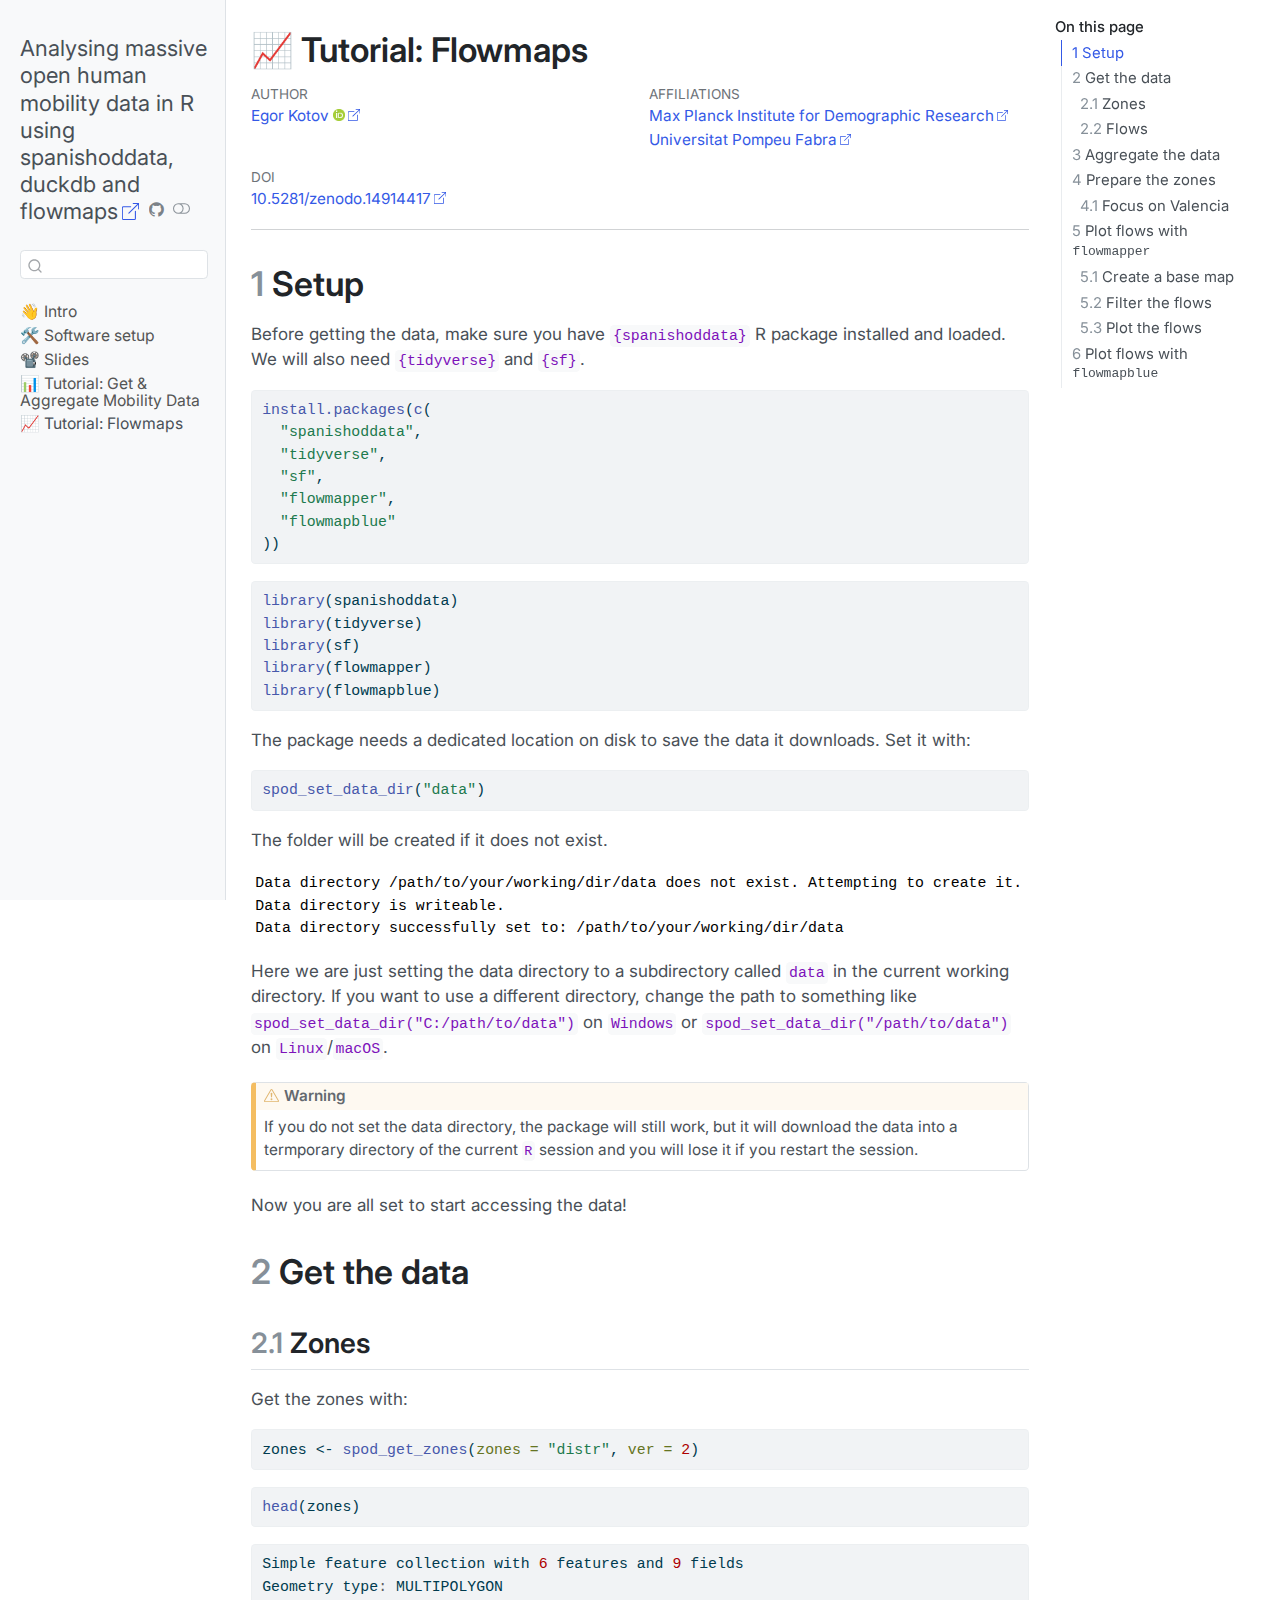
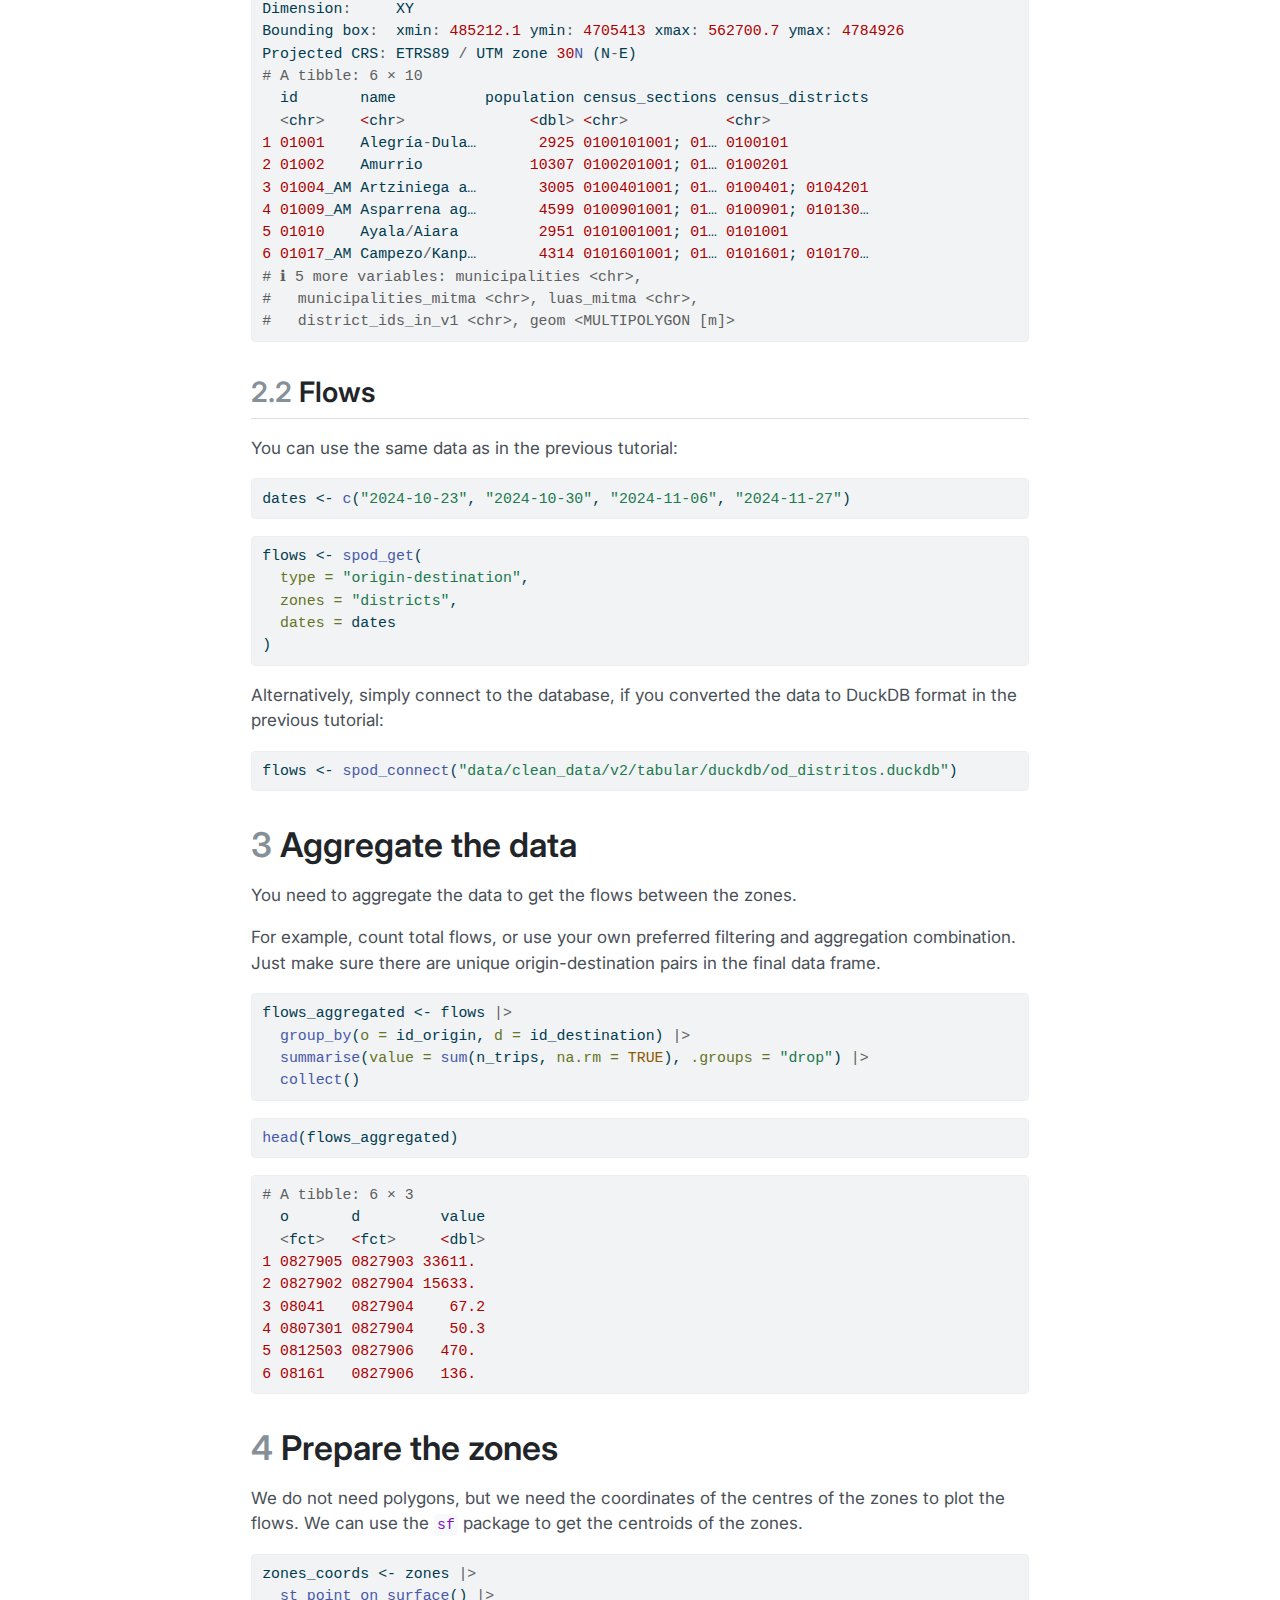
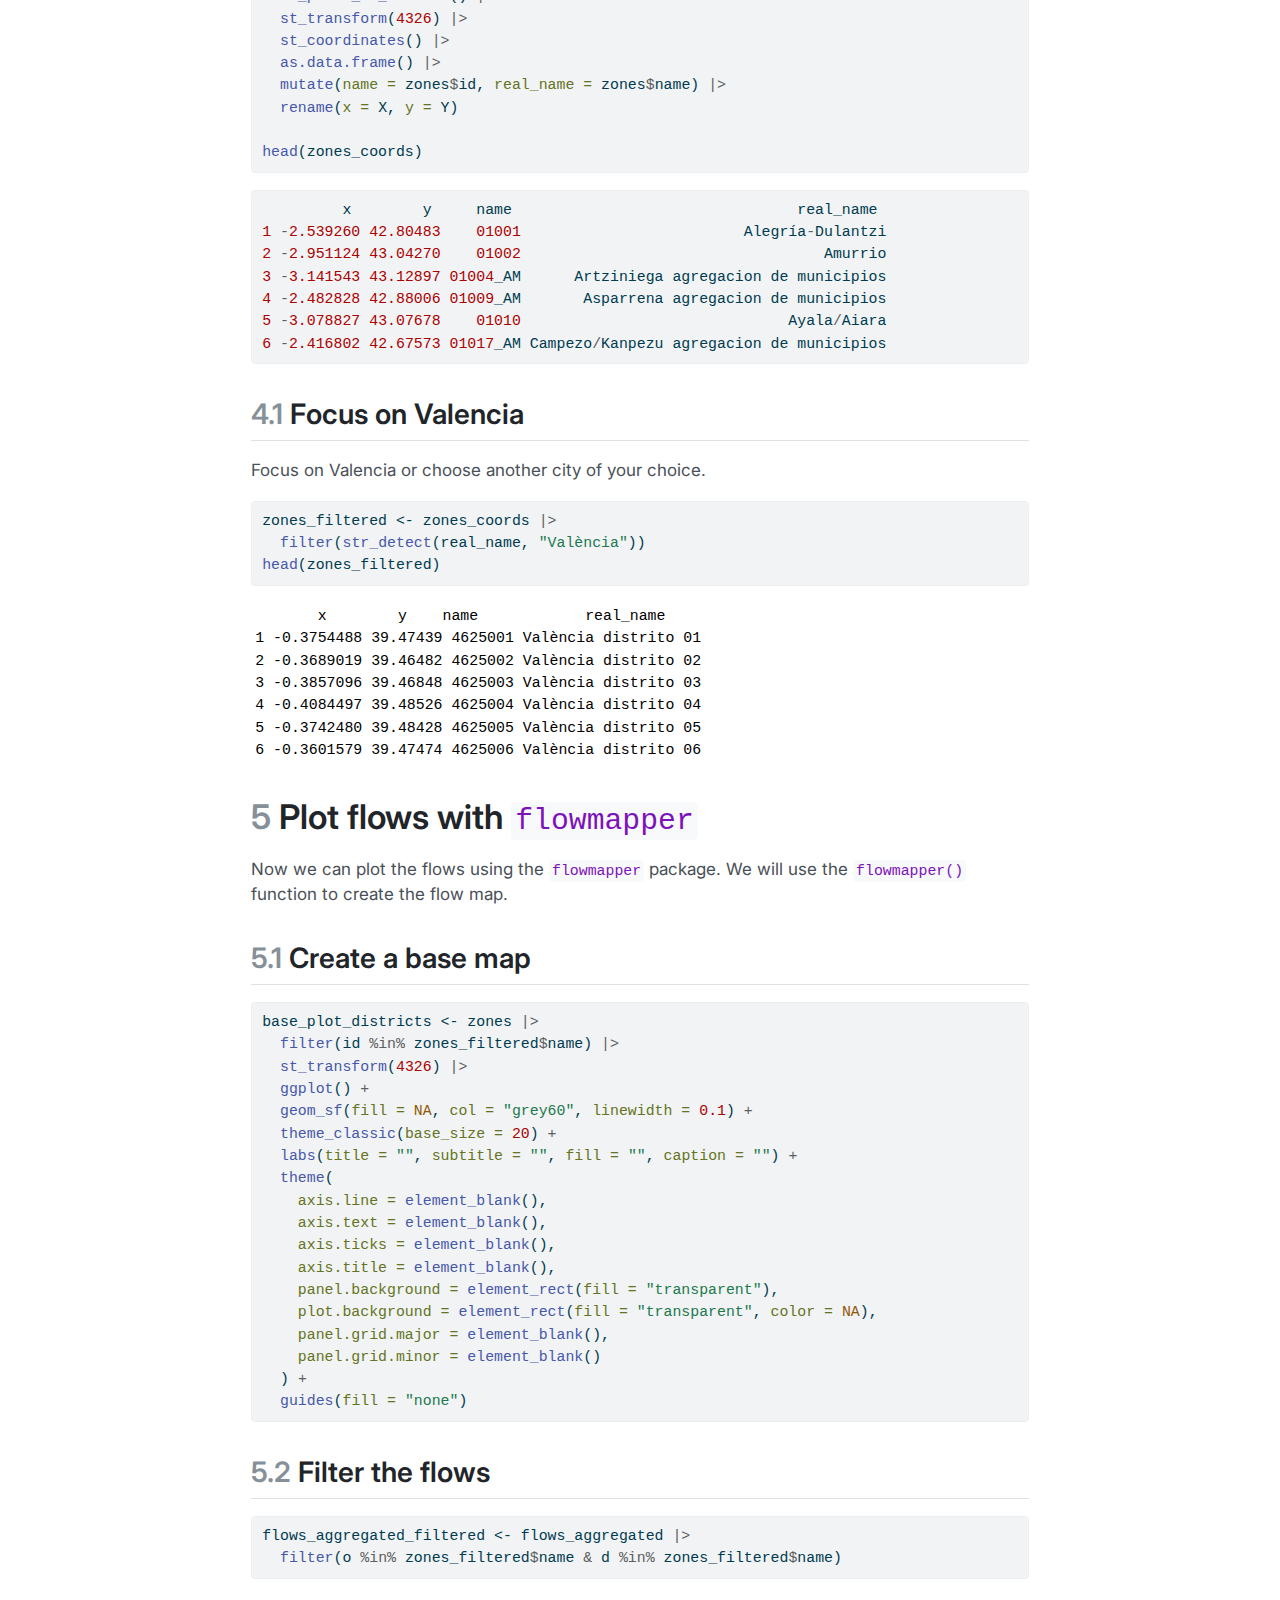
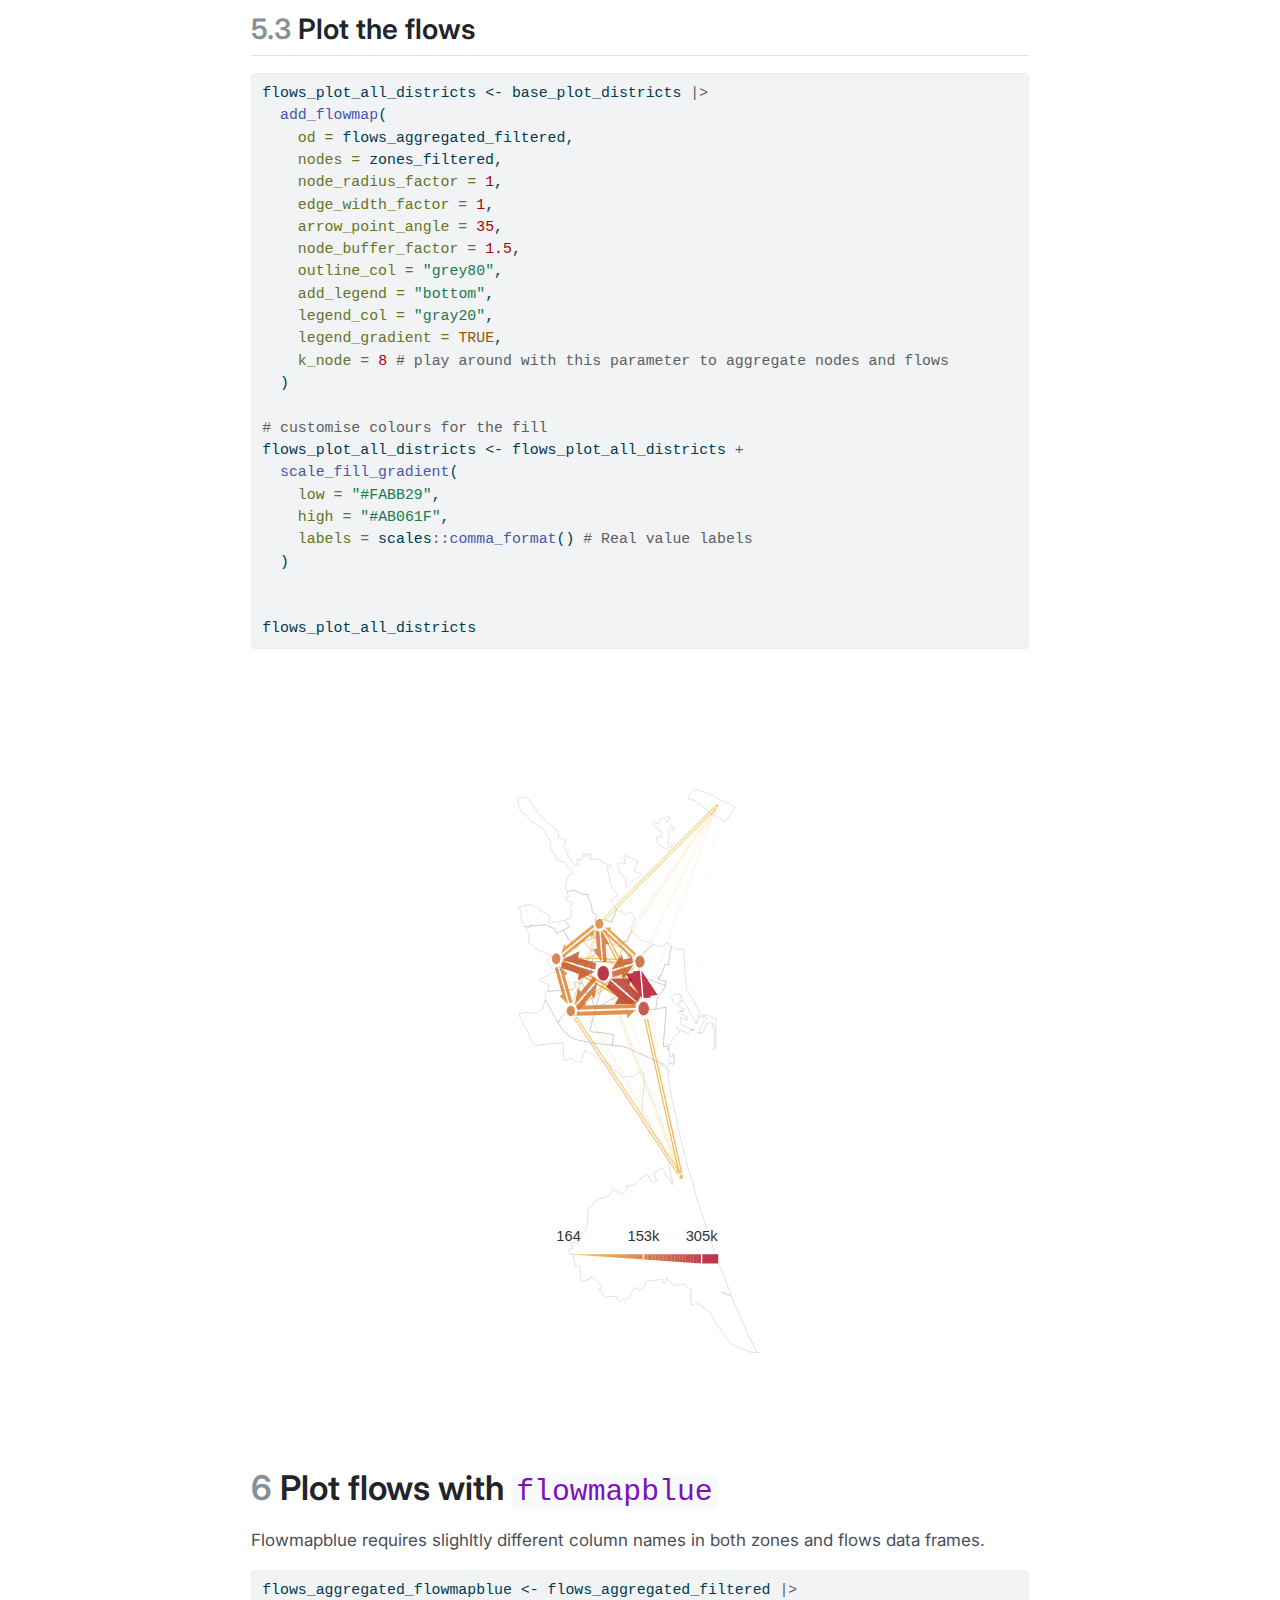
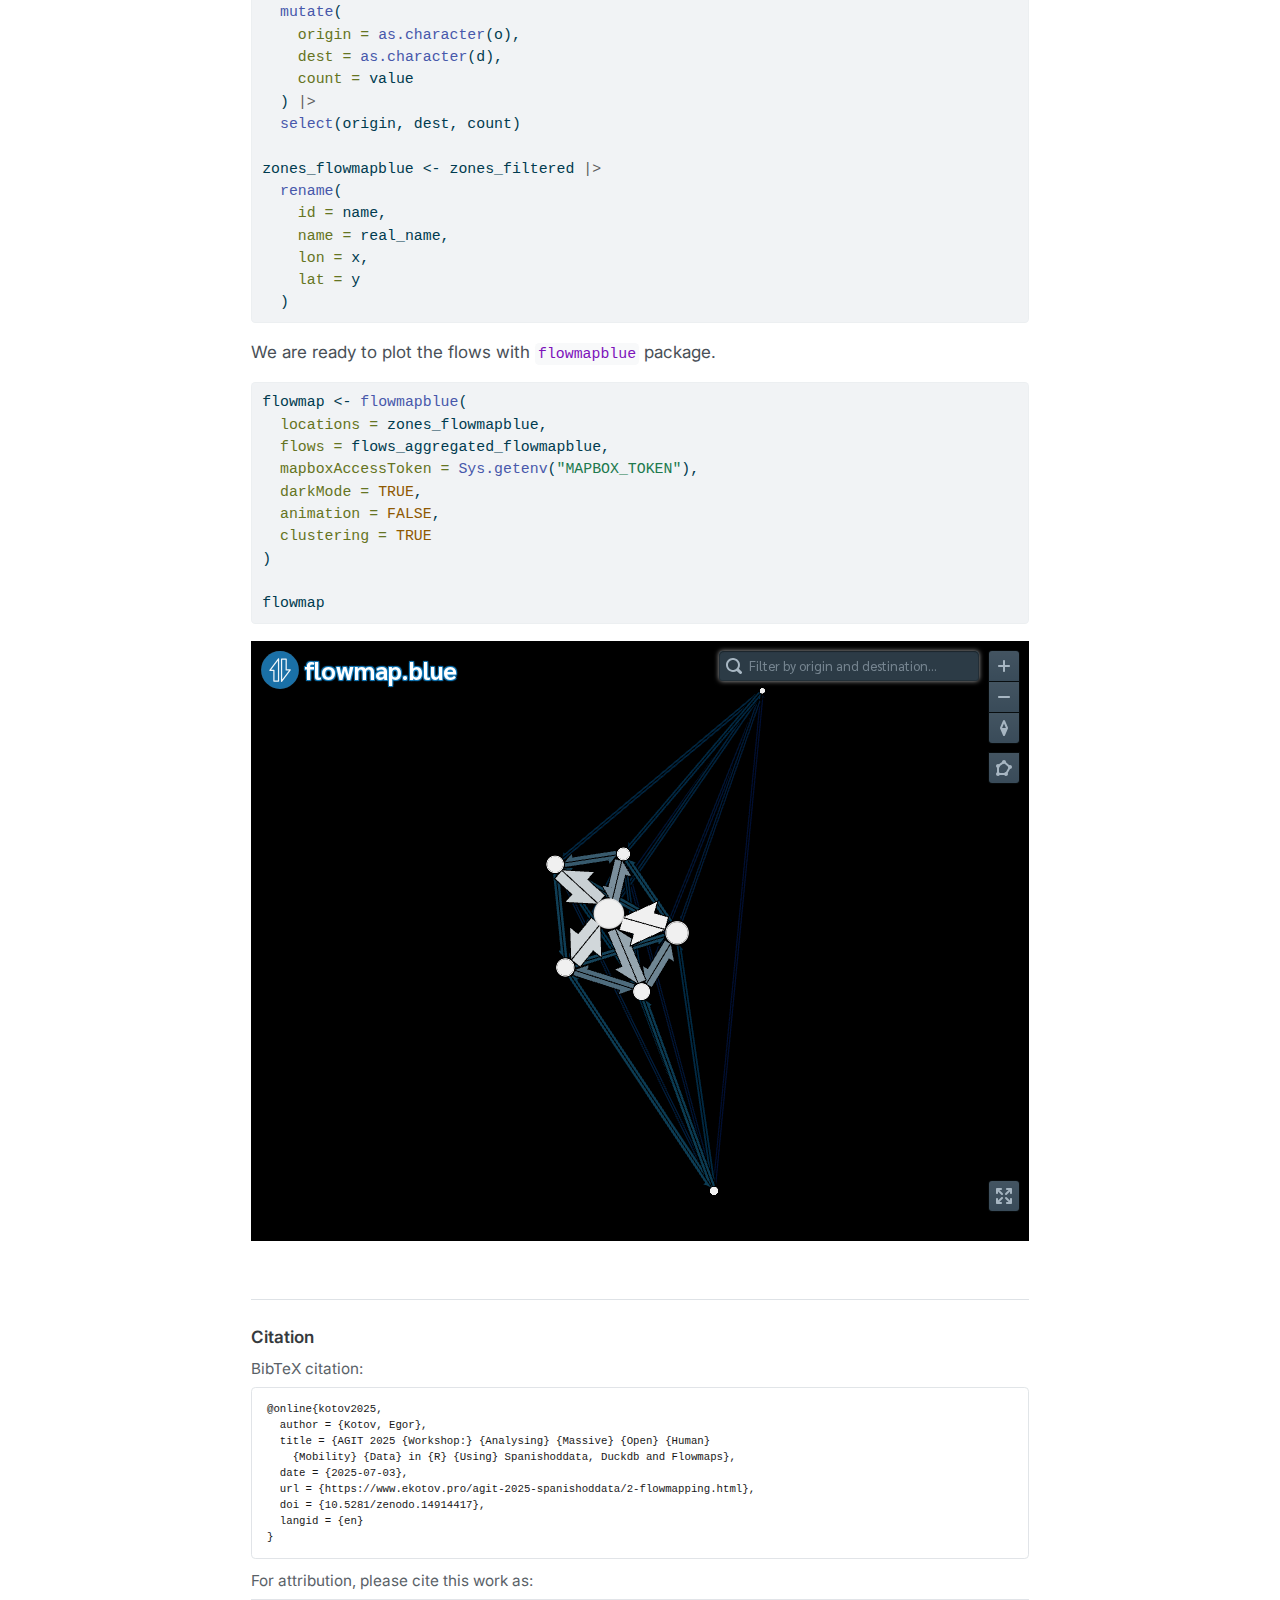
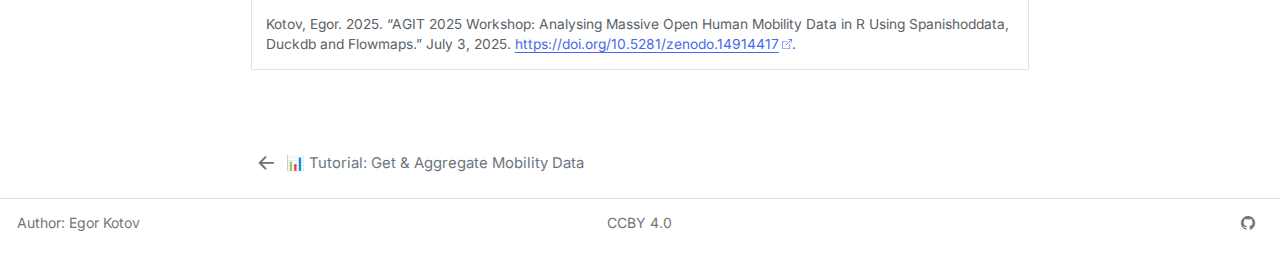
<file: 2-flowmapping.html>
<!DOCTYPE html>
<html xmlns="http://www.w3.org/1999/xhtml" lang="en" xml:lang="en"><head>

<meta charset="utf-8">
<meta name="generator" content="quarto-1.7.32">

<meta name="viewport" content="width=device-width, initial-scale=1.0, user-scalable=yes">


<title>📈 Tutorial: Flowmaps – Analysing massive open human mobility data in R using spanishoddata, duckdb and flowmaps</title>
<style>
code{white-space: pre-wrap;}
span.smallcaps{font-variant: small-caps;}
div.columns{display: flex; gap: min(4vw, 1.5em);}
div.column{flex: auto; overflow-x: auto;}
div.hanging-indent{margin-left: 1.5em; text-indent: -1.5em;}
ul.task-list{list-style: none;}
ul.task-list li input[type="checkbox"] {
  width: 0.8em;
  margin: 0 0.8em 0.2em -1em; /* quarto-specific, see https://github.com/quarto-dev/quarto-cli/issues/4556 */ 
  vertical-align: middle;
}
/* CSS for syntax highlighting */
html { -webkit-text-size-adjust: 100%; }
pre > code.sourceCode { white-space: pre; position: relative; }
pre > code.sourceCode > span { display: inline-block; line-height: 1.25; }
pre > code.sourceCode > span:empty { height: 1.2em; }
.sourceCode { overflow: visible; }
code.sourceCode > span { color: inherit; text-decoration: inherit; }
div.sourceCode { margin: 1em 0; }
pre.sourceCode { margin: 0; }
@media screen {
div.sourceCode { overflow: auto; }
}
@media print {
pre > code.sourceCode { white-space: pre-wrap; }
pre > code.sourceCode > span { text-indent: -5em; padding-left: 5em; }
}
pre.numberSource code
  { counter-reset: source-line 0; }
pre.numberSource code > span
  { position: relative; left: -4em; counter-increment: source-line; }
pre.numberSource code > span > a:first-child::before
  { content: counter(source-line);
    position: relative; left: -1em; text-align: right; vertical-align: baseline;
    border: none; display: inline-block;
    -webkit-touch-callout: none; -webkit-user-select: none;
    -khtml-user-select: none; -moz-user-select: none;
    -ms-user-select: none; user-select: none;
    padding: 0 4px; width: 4em;
  }
pre.numberSource { margin-left: 3em;  padding-left: 4px; }
div.sourceCode
  {   }
@media screen {
pre > code.sourceCode > span > a:first-child::before { text-decoration: underline; }
}
</style>


<script src="site_libs/quarto-nav/quarto-nav.js"></script>
<script src="site_libs/quarto-nav/headroom.min.js"></script>
<script src="site_libs/clipboard/clipboard.min.js"></script>
<script src="site_libs/quarto-search/autocomplete.umd.js"></script>
<script src="site_libs/quarto-search/fuse.min.js"></script>
<script src="site_libs/quarto-search/quarto-search.js"></script>
<meta name="quarto:offset" content="./">
<link href="./1-mobility-data.html" rel="prev">
<script src="site_libs/quarto-html/quarto.js" type="module"></script>
<script src="site_libs/quarto-html/tabsets/tabsets.js" type="module"></script>
<script src="site_libs/quarto-html/popper.min.js"></script>
<script src="site_libs/quarto-html/tippy.umd.min.js"></script>
<script src="site_libs/quarto-html/anchor.min.js"></script>
<link href="site_libs/quarto-html/tippy.css" rel="stylesheet">
<link href="site_libs/quarto-html/quarto-syntax-highlighting-37eea08aefeeee20ff55810ff984fec1.css" rel="stylesheet" class="quarto-color-scheme" id="quarto-text-highlighting-styles">
<link href="site_libs/quarto-html/quarto-syntax-highlighting-dark-2fef5ea3f8957b3e4ecc936fc74692ca.css" rel="stylesheet" class="quarto-color-scheme quarto-color-alternate" id="quarto-text-highlighting-styles">
<link href="site_libs/quarto-html/quarto-syntax-highlighting-37eea08aefeeee20ff55810ff984fec1.css" rel="stylesheet" class="quarto-color-scheme-extra" id="quarto-text-highlighting-styles">
<script src="site_libs/bootstrap/bootstrap.min.js"></script>
<link href="site_libs/bootstrap/bootstrap-icons.css" rel="stylesheet">
<link href="site_libs/bootstrap/bootstrap-1e41f079b350e5da9dd2ce4c1959b3e9.min.css" rel="stylesheet" append-hash="true" class="quarto-color-scheme" id="quarto-bootstrap" data-mode="light">
<link href="site_libs/bootstrap/bootstrap-dark-31ba9163e6cea23eec8b8c587c056549.min.css" rel="stylesheet" append-hash="true" class="quarto-color-scheme quarto-color-alternate" id="quarto-bootstrap" data-mode="dark">
<link href="site_libs/bootstrap/bootstrap-1e41f079b350e5da9dd2ce4c1959b3e9.min.css" rel="stylesheet" append-hash="true" class="quarto-color-scheme-extra" id="quarto-bootstrap" data-mode="light">
<script id="quarto-search-options" type="application/json">{
  "location": "sidebar",
  "copy-button": false,
  "collapse-after": 3,
  "panel-placement": "start",
  "type": "textbox",
  "limit": 50,
  "keyboard-shortcut": [
    "f",
    "/",
    "s"
  ],
  "show-item-context": false,
  "language": {
    "search-no-results-text": "No results",
    "search-matching-documents-text": "matching documents",
    "search-copy-link-title": "Copy link to search",
    "search-hide-matches-text": "Hide additional matches",
    "search-more-match-text": "more match in this document",
    "search-more-matches-text": "more matches in this document",
    "search-clear-button-title": "Clear",
    "search-text-placeholder": "",
    "search-detached-cancel-button-title": "Cancel",
    "search-submit-button-title": "Submit",
    "search-label": "Search"
  }
}</script>
<!-- goatcounter.com analytics, does not require cookie consent -->
<script data-goatcounter="https://jukadipos.goatcounter.com/count" async="" src="//gc.zgo.at/count.js"></script>

<!-- counter.dev analytics, does not require cookie consent -->
<script src="https://cdn.counter.dev/script.js" data-id="7e3e8d31-9a84-48b0-a678-a00715236a90" data-utcoffset="1"></script>

<!-- hotjar analytics, does not require cookie consent -->
<script>
    (function(h,o,t,j,a,r){
        h.hj=h.hj||function(){(h.hj.q=h.hj.q||[]).push(arguments)};
        h._hjSettings={hjid:3578286,hjsv:6};
        a=o.getElementsByTagName('head')[0];
        r=o.createElement('script');r.async=1;
        r.src=t+h._hjSettings.hjid+j+h._hjSettings.hjsv;
        a.appendChild(r);
    })(window,document,'https://static.hotjar.com/c/hotjar-','.js?sv=');
</script>
<!-- tell Zotero this is a webpage via Dublin Core -->
<meta name="DC.Type" content="WebPage">


<link rel="stylesheet" href="styles.css">
<meta property="og:title" content="Mobility Flows and Accessibility Using R and Big Open Data">
<meta property="og:description" content="Workshop on Analysing massive open human mobility data in R using spanishoddata, duckdb and flowmaps, AGIT 2025 conference, Salzburg, Austria, July 3, 2025. Tutors: Egor Kotov. This workshop will teach you how to use the R package spanishoddata to access open human mobility data and how to aggregate it with duckdb. We will also explore how to visualize mobility flows using R package flowmapper and flowmapblue.">
<meta property="og:image" content="https://www.ekotov.pro/agit-2025-spanishoddata/media/card.png">
<meta property="og:site_name" content="Analysing massive open human mobility data in R using spanishoddata, duckdb and flowmaps">
<meta property="og:image:alt" content="Workshop on Analysing massive open human mobility data in R using spanishoddata, duckdb and flowmaps, AGIT 2025 conference, Salzburg, Austria, July 3, 2025. Tutors: Egor Kotov">
<meta property="og:image:height" content="900">
<meta property="og:image:width" content="1600">
<meta name="citation_title" content="AGIT 2025 Workshop: Analysing Massive Open Human Mobility Data in R Using spanishoddata, duckdb and flowmaps">
<meta name="citation_author" content="Egor Kotov">
<meta name="citation_publication_date" content="2025-07-03">
<meta name="citation_cover_date" content="2025-07-03">
<meta name="citation_year" content="2025">
<meta name="citation_fulltext_html_url" content="https://www.ekotov.pro/agit-2025-spanishoddata/2-flowmapping.html">
<meta name="citation_doi" content="10.5281/zenodo.14914417">
<meta name="citation_language" content="en">
<meta name="citation_reference" content="citation_title=Spanishoddata;,citation_author=Egor Kotov;,citation_author=Robin Lovelace;,citation_author=Eugeni Vidal-Tortosa;,citation_publication_date=2024;,citation_cover_date=2024;,citation_year=2024;,citation_fulltext_html_url=https://github.com/rOpenSpain/spanishoddata;,citation_doi=10.32614/CRAN.package.spanishoddata;">
<meta name="citation_reference" content="citation_title=Estudio de la movilidad con big data (study of mobility with big data);,citation_author=Ministerio de Transportes y Movilidad Sostenible (MITMS);,citation_publication_date=2024;,citation_cover_date=2024;,citation_year=2024;,citation_fulltext_html_url=https://www.transportes.gob.es/ministerio/proyectos-singulares/estudio-de-movilidad-con-big-data;">
<meta name="citation_reference" content="citation_title=Duckdb: DBI package for the DuckDB database management system;,citation_author=Hannes Mühleisen;,citation_author=Mark Raasveldt;,citation_publication_date=2024;,citation_cover_date=2024;,citation_year=2024;,citation_fulltext_html_url=https://CRAN.R-project.org/package=duckdb;,citation_doi=10.32614/CRAN.package.duckdb;">
<meta name="citation_reference" content="citation_title=Flowmapper: Draw flows (migration, goods, money, information) on ’ggplot2’ plots;,citation_author=Johannes Mast;,citation_publication_date=2024;,citation_cover_date=2024;,citation_year=2024;,citation_fulltext_html_url=https://github.com/JohMast/flowmapper;">
<meta name="citation_reference" content="citation_title=Flowmap.blue widget for r;,citation_author=Ilya Boyandin;,citation_publication_date=2024;,citation_cover_date=2024;,citation_year=2024;,citation_fulltext_html_url=https://github.com/FlowmapBlue/flowmapblue.R;,citation_doi=10.32614/CRAN.package.flowmapblue;">
<meta name="citation_reference" content="citation_title=DuckDB;,citation_author=Mark Raasveldt;,citation_author=Hannes Muehleisen;,citation_publication_date=2018;,citation_cover_date=2018;,citation_year=2018;,citation_fulltext_html_url=https://github.com/duckdb/duckdb;">
<meta name="citation_reference" content="citation_title=The NetMob23 Dataset: A High-resolution Multi-region Service-level Mobile Data Traffic Cartography;,citation_author=Orlando E. Martínez-Durive;,citation_author=Sachit Mishra;,citation_author=Cezary Ziemlicki;,citation_author=Stefania Rubrichi;,citation_author=Zbigniew Smoreda;,citation_author=Marco Fiore;,citation_publication_date=2023-05;,citation_cover_date=2023-05;,citation_year=2023;,citation_fulltext_html_url=http://arxiv.org/abs/2305.06933;,citation_doi=10.48550/arXiv.2305.06933;,citation_publisher=arXiv;">
<meta name="citation_reference" content="citation_title=Multiple invasions, Wolbachia and human-aided transport drive the genetic variability of Aedes albopictus in the Iberian Peninsula;,citation_author=Federica Lucati;,citation_author=Sarah Delacour;,citation_author=John R. B. Palmer;,citation_author=Jenny Caner;,citation_author=Aitana Oltra;,citation_author=Claudia Paredes-Esquivel;,citation_author=Simone Mariani;,citation_author=Santi Escartin;,citation_author=David Roiz;,citation_author=Francisco Collantes;,citation_author=Mikel Bengoa;,citation_author=Tomàs Montalvo;,citation_author=Juan Antonio Delgado;,citation_author=Roger Eritja;,citation_author=Javier Lucientes;,citation_author=Andreu Albó Timor;,citation_author=Frederic Bartumeus;,citation_author=Marc Ventura;,citation_publication_date=2022-11;,citation_cover_date=2022-11;,citation_year=2022;,citation_fulltext_html_url=https://www.nature.com/articles/s41598-022-24963-3;,citation_issue=1;,citation_doi=10.1038/s41598-022-24963-3;,citation_issn=2045-2322;,citation_volume=12;,citation_language=en-US;,citation_journal_title=Scientific Reports;,citation_publisher=Nature Publishing Group;">
<meta name="citation_reference" content="citation_title=Effects of Human Mobility on the Spread of Disease-Transmitting Mosquitoes in Spain: Insights from Mobile Phone Data;,citation_author=Egor Kotov;,citation_author=Frederic Bartumeus;,citation_author=John Palmer;,citation_publication_date=2024;,citation_cover_date=2024;,citation_year=2024;,citation_fulltext_html_url=https://ica-abs.copernicus.org/articles/7/78/2024/ica-abs-7-78-2024.pdf;,citation_volume=7;,citation_journal_title=Abstracts of the ICA;,citation_publisher=Copernicus Publications Göttingen, Germany;">
</head>

<body class="nav-sidebar docked quarto-light"><script id="quarto-html-before-body" type="application/javascript">
    const toggleBodyColorMode = (bsSheetEl) => {
      const mode = bsSheetEl.getAttribute("data-mode");
      const bodyEl = window.document.querySelector("body");
      if (mode === "dark") {
        bodyEl.classList.add("quarto-dark");
        bodyEl.classList.remove("quarto-light");
      } else {
        bodyEl.classList.add("quarto-light");
        bodyEl.classList.remove("quarto-dark");
      }
    }
    const toggleBodyColorPrimary = () => {
      const bsSheetEl = window.document.querySelector("link#quarto-bootstrap:not([rel=disabled-stylesheet])");
      if (bsSheetEl) {
        toggleBodyColorMode(bsSheetEl);
      }
    }
    const setColorSchemeToggle = (alternate) => {
      const toggles = window.document.querySelectorAll('.quarto-color-scheme-toggle');
      for (let i=0; i < toggles.length; i++) {
        const toggle = toggles[i];
        if (toggle) {
          if (alternate) {
            toggle.classList.add("alternate");
          } else {
            toggle.classList.remove("alternate");
          }
        }
      }
    };
    const toggleColorMode = (alternate) => {
      // Switch the stylesheets
      const primaryStylesheets = window.document.querySelectorAll('link.quarto-color-scheme:not(.quarto-color-alternate)');
      const alternateStylesheets = window.document.querySelectorAll('link.quarto-color-scheme.quarto-color-alternate');
      manageTransitions('#quarto-margin-sidebar .nav-link', false);
      if (alternate) {
        // note: dark is layered on light, we don't disable primary!
        enableStylesheet(alternateStylesheets);
        for (const sheetNode of alternateStylesheets) {
          if (sheetNode.id === "quarto-bootstrap") {
            toggleBodyColorMode(sheetNode);
          }
        }
      } else {
        disableStylesheet(alternateStylesheets);
        enableStylesheet(primaryStylesheets)
        toggleBodyColorPrimary();
      }
      manageTransitions('#quarto-margin-sidebar .nav-link', true);
      // Switch the toggles
      setColorSchemeToggle(alternate)
      // Hack to workaround the fact that safari doesn't
      // properly recolor the scrollbar when toggling (#1455)
      if (navigator.userAgent.indexOf('Safari') > 0 && navigator.userAgent.indexOf('Chrome') == -1) {
        manageTransitions("body", false);
        window.scrollTo(0, 1);
        setTimeout(() => {
          window.scrollTo(0, 0);
          manageTransitions("body", true);
        }, 40);
      }
    }
    const disableStylesheet = (stylesheets) => {
      for (let i=0; i < stylesheets.length; i++) {
        const stylesheet = stylesheets[i];
        stylesheet.rel = 'disabled-stylesheet';
      }
    }
    const enableStylesheet = (stylesheets) => {
      for (let i=0; i < stylesheets.length; i++) {
        const stylesheet = stylesheets[i];
        if(stylesheet.rel !== 'stylesheet') { // for Chrome, which will still FOUC without this check
          stylesheet.rel = 'stylesheet';
        }
      }
    }
    const manageTransitions = (selector, allowTransitions) => {
      const els = window.document.querySelectorAll(selector);
      for (let i=0; i < els.length; i++) {
        const el = els[i];
        if (allowTransitions) {
          el.classList.remove('notransition');
        } else {
          el.classList.add('notransition');
        }
      }
    }
    const isFileUrl = () => {
      return window.location.protocol === 'file:';
    }
    const hasAlternateSentinel = () => {
      let styleSentinel = getColorSchemeSentinel();
      if (styleSentinel !== null) {
        return styleSentinel === "alternate";
      } else {
        return false;
      }
    }
    const setStyleSentinel = (alternate) => {
      const value = alternate ? "alternate" : "default";
      if (!isFileUrl()) {
        window.localStorage.setItem("quarto-color-scheme", value);
      } else {
        localAlternateSentinel = value;
      }
    }
    const getColorSchemeSentinel = () => {
      if (!isFileUrl()) {
        const storageValue = window.localStorage.getItem("quarto-color-scheme");
        return storageValue != null ? storageValue : localAlternateSentinel;
      } else {
        return localAlternateSentinel;
      }
    }
    const toggleGiscusIfUsed = (isAlternate, darkModeDefault) => {
      const baseTheme = document.querySelector('#giscus-base-theme')?.value ?? 'light';
      const alternateTheme = document.querySelector('#giscus-alt-theme')?.value ?? 'dark';
      let newTheme = '';
      if(authorPrefersDark) {
        newTheme = isAlternate ? baseTheme : alternateTheme;
      } else {
        newTheme = isAlternate ? alternateTheme : baseTheme;
      }
      const changeGiscusTheme = () => {
        // From: https://github.com/giscus/giscus/issues/336
        const sendMessage = (message) => {
          const iframe = document.querySelector('iframe.giscus-frame');
          if (!iframe) return;
          iframe.contentWindow.postMessage({ giscus: message }, 'https://giscus.app');
        }
        sendMessage({
          setConfig: {
            theme: newTheme
          }
        });
      }
      const isGiscussLoaded = window.document.querySelector('iframe.giscus-frame') !== null;
      if (isGiscussLoaded) {
        changeGiscusTheme();
      }
    };
    const authorPrefersDark = false;
    const darkModeDefault = authorPrefersDark;
      document.querySelector('link#quarto-text-highlighting-styles.quarto-color-scheme-extra').rel = 'disabled-stylesheet';
      document.querySelector('link#quarto-bootstrap.quarto-color-scheme-extra').rel = 'disabled-stylesheet';
    let localAlternateSentinel = darkModeDefault ? 'alternate' : 'default';
    // Dark / light mode switch
    window.quartoToggleColorScheme = () => {
      // Read the current dark / light value
      let toAlternate = !hasAlternateSentinel();
      toggleColorMode(toAlternate);
      setStyleSentinel(toAlternate);
      toggleGiscusIfUsed(toAlternate, darkModeDefault);
      window.dispatchEvent(new Event('resize'));
    };
    // Switch to dark mode if need be
    if (hasAlternateSentinel()) {
      toggleColorMode(true);
    } else {
      toggleColorMode(false);
    }
  </script>

<div id="quarto-search-results"></div>
  <header id="quarto-header" class="headroom fixed-top">
  <nav class="quarto-secondary-nav">
    <div class="container-fluid d-flex">
      <button type="button" class="quarto-btn-toggle btn" data-bs-toggle="collapse" role="button" data-bs-target=".quarto-sidebar-collapse-item" aria-controls="quarto-sidebar" aria-expanded="false" aria-label="Toggle sidebar navigation" onclick="if (window.quartoToggleHeadroom) { window.quartoToggleHeadroom(); }">
        <i class="bi bi-layout-text-sidebar-reverse"></i>
      </button>
        <nav class="quarto-page-breadcrumbs" aria-label="breadcrumb"><ol class="breadcrumb"><li class="breadcrumb-item"><a href="./2-flowmapping.html">📈 Tutorial: Flowmaps</a></li></ol></nav>
        <a class="flex-grow-1" role="navigation" data-bs-toggle="collapse" data-bs-target=".quarto-sidebar-collapse-item" aria-controls="quarto-sidebar" aria-expanded="false" aria-label="Toggle sidebar navigation" onclick="if (window.quartoToggleHeadroom) { window.quartoToggleHeadroom(); }">      
        </a>
      <button type="button" class="btn quarto-search-button" aria-label="Search" onclick="window.quartoOpenSearch();">
        <i class="bi bi-search"></i>
      </button>
    </div>
  </nav>
</header>
<!-- content -->
<div id="quarto-content" class="quarto-container page-columns page-rows-contents page-layout-article">
<!-- sidebar -->
  <nav id="quarto-sidebar" class="sidebar collapse collapse-horizontal quarto-sidebar-collapse-item sidebar-navigation docked overflow-auto">
    <div class="pt-lg-2 mt-2 text-left sidebar-header">
    <div class="sidebar-title mb-0 py-0">
      <a href="./">Analysing massive open human mobility data in R using spanishoddata, duckdb and flowmaps</a> 
        <div class="sidebar-tools-main">
    <a href="https://github.com/e-kotov/agit-2025-spanishoddata" title="Github" class="quarto-navigation-tool px-1" aria-label="Github"><i class="bi bi-github"></i></a>
  <a href="" class="quarto-color-scheme-toggle quarto-navigation-tool  px-1" onclick="window.quartoToggleColorScheme(); return false;" title="Toggle dark mode"><i class="bi"></i></a>
</div>
    </div>
      </div>
        <div class="mt-2 flex-shrink-0 align-items-center">
        <div class="sidebar-search">
        <div id="quarto-search" class="" title="Search"></div>
        </div>
        </div>
    <div class="sidebar-menu-container"> 
    <ul class="list-unstyled mt-1">
        <li class="sidebar-item">
  <div class="sidebar-item-container"> 
  <a href="./index.html" class="sidebar-item-text sidebar-link">
 <span class="menu-text">👋 Intro</span></a>
  </div>
</li>
        <li class="sidebar-item">
  <div class="sidebar-item-container"> 
  <a href="./software-setup.html" class="sidebar-item-text sidebar-link">
 <span class="menu-text">🛠️ Software setup</span></a>
  </div>
</li>
        <li class="sidebar-item">
  <div class="sidebar-item-container"> 
  <a href="./slides-container.html" class="sidebar-item-text sidebar-link">
 <span class="menu-text">📽️ Slides</span></a>
  </div>
</li>
        <li class="sidebar-item">
  <div class="sidebar-item-container"> 
  <a href="./1-mobility-data.html" class="sidebar-item-text sidebar-link">
 <span class="menu-text">📊 Tutorial: Get &amp; Aggregate Mobility Data</span></a>
  </div>
</li>
        <li class="sidebar-item">
  <div class="sidebar-item-container"> 
  <a href="./2-flowmapping.html" class="sidebar-item-text sidebar-link active">
 <span class="menu-text">📈 Tutorial: Flowmaps</span></a>
  </div>
</li>
    </ul>
    </div>
</nav>
<div id="quarto-sidebar-glass" class="quarto-sidebar-collapse-item" data-bs-toggle="collapse" data-bs-target=".quarto-sidebar-collapse-item"></div>
<!-- margin-sidebar -->
    <div id="quarto-margin-sidebar" class="sidebar margin-sidebar">
        <nav id="TOC" role="doc-toc" class="toc-active" data-toc-expanded="4">
    <h2 id="toc-title">On this page</h2>
   
  <ul>
  <li><a href="#setup" id="toc-setup" class="nav-link active" data-scroll-target="#setup"><span class="header-section-number">1</span> Setup</a></li>
  <li><a href="#get-the-data" id="toc-get-the-data" class="nav-link" data-scroll-target="#get-the-data"><span class="header-section-number">2</span> Get the data</a>
  <ul>
  <li><a href="#zones" id="toc-zones" class="nav-link" data-scroll-target="#zones"><span class="header-section-number">2.1</span> Zones</a></li>
  <li><a href="#flows" id="toc-flows" class="nav-link" data-scroll-target="#flows"><span class="header-section-number">2.2</span> Flows</a></li>
  </ul></li>
  <li><a href="#aggregate-the-data" id="toc-aggregate-the-data" class="nav-link" data-scroll-target="#aggregate-the-data"><span class="header-section-number">3</span> Aggregate the data</a></li>
  <li><a href="#prepare-the-zones" id="toc-prepare-the-zones" class="nav-link" data-scroll-target="#prepare-the-zones"><span class="header-section-number">4</span> Prepare the zones</a>
  <ul>
  <li><a href="#focus-on-valencia" id="toc-focus-on-valencia" class="nav-link" data-scroll-target="#focus-on-valencia"><span class="header-section-number">4.1</span> Focus on Valencia</a></li>
  </ul></li>
  <li><a href="#plot-flows-with-flowmapper" id="toc-plot-flows-with-flowmapper" class="nav-link" data-scroll-target="#plot-flows-with-flowmapper"><span class="header-section-number">5</span> Plot flows with <code>flowmapper</code></a>
  <ul>
  <li><a href="#create-a-base-map" id="toc-create-a-base-map" class="nav-link" data-scroll-target="#create-a-base-map"><span class="header-section-number">5.1</span> Create a base map</a></li>
  <li><a href="#filter-the-flows" id="toc-filter-the-flows" class="nav-link" data-scroll-target="#filter-the-flows"><span class="header-section-number">5.2</span> Filter the flows</a></li>
  <li><a href="#plot-the-flows" id="toc-plot-the-flows" class="nav-link" data-scroll-target="#plot-the-flows"><span class="header-section-number">5.3</span> Plot the flows</a></li>
  </ul></li>
  <li><a href="#plot-flows-with-flowmapblue" id="toc-plot-flows-with-flowmapblue" class="nav-link" data-scroll-target="#plot-flows-with-flowmapblue"><span class="header-section-number">6</span> Plot flows with <code>flowmapblue</code></a></li>
  </ul>
</nav>
    </div>
<!-- main -->
<main class="content" id="quarto-document-content">


<header id="title-block-header" class="quarto-title-block default">
<div class="quarto-title">
<h1 class="title">📈 Tutorial: Flowmaps</h1>
</div>


<div class="quarto-title-meta-author">
  <div class="quarto-title-meta-heading">Author</div>
  <div class="quarto-title-meta-heading">Affiliations</div>
  
    <div class="quarto-title-meta-contents">
    <p class="author"><a href="https://www.ekotov.pro/">Egor Kotov</a> <a href="https://orcid.org/0000-0001-6690-5345" class="quarto-title-author-orcid"> <img src="[data-uri]"></a></p>
  </div>
  <div class="quarto-title-meta-contents">
        <p class="affiliation">
            <a href="https://www.demogr.mpg.de/en">
            Max Planck Institute for Demographic Research
            </a>
          </p>
        <p class="affiliation">
            <a href="https://www.upf.edu/en/web/politiques/home">
            Universitat Pompeu Fabra
            </a>
          </p>
      </div>
  </div>

<div class="quarto-title-meta">

      
  
    
    <div>
    <div class="quarto-title-meta-heading">Doi</div>
    <div class="quarto-title-meta-contents">
      <p class="doi">
        <a href="https://doi.org/10.5281/zenodo.14914417">10.5281/zenodo.14914417</a>
      </p>
    </div>
  </div>
  </div>
  


</header>


<hr>
<section id="setup" class="level1" data-number="1">
<h1 data-number="1"><span class="header-section-number">1</span> Setup</h1>
<p>Before getting the data, make sure you have <code>{spanishoddata}</code> R package installed and loaded. We will also need <code>{tidyverse}</code> and <code>{sf}</code>.</p>
<div class="cell">
<div class="sourceCode cell-code" id="cb1"><pre class="sourceCode r code-with-copy"><code class="sourceCode r"><span id="cb1-1"><a href="#cb1-1" aria-hidden="true" tabindex="-1"></a><span class="fu">install.packages</span>(<span class="fu">c</span>(</span>
<span id="cb1-2"><a href="#cb1-2" aria-hidden="true" tabindex="-1"></a>  <span class="st">"spanishoddata"</span>,</span>
<span id="cb1-3"><a href="#cb1-3" aria-hidden="true" tabindex="-1"></a>  <span class="st">"tidyverse"</span>,</span>
<span id="cb1-4"><a href="#cb1-4" aria-hidden="true" tabindex="-1"></a>  <span class="st">"sf"</span>,</span>
<span id="cb1-5"><a href="#cb1-5" aria-hidden="true" tabindex="-1"></a>  <span class="st">"flowmapper"</span>,</span>
<span id="cb1-6"><a href="#cb1-6" aria-hidden="true" tabindex="-1"></a>  <span class="st">"flowmapblue"</span></span>
<span id="cb1-7"><a href="#cb1-7" aria-hidden="true" tabindex="-1"></a>))</span></code><button title="Copy to Clipboard" class="code-copy-button"><i class="bi"></i></button></pre></div>
</div>
<div class="cell">
<div class="sourceCode cell-code" id="cb2"><pre class="sourceCode r code-with-copy"><code class="sourceCode r"><span id="cb2-1"><a href="#cb2-1" aria-hidden="true" tabindex="-1"></a><span class="fu">library</span>(spanishoddata)</span>
<span id="cb2-2"><a href="#cb2-2" aria-hidden="true" tabindex="-1"></a><span class="fu">library</span>(tidyverse)</span>
<span id="cb2-3"><a href="#cb2-3" aria-hidden="true" tabindex="-1"></a><span class="fu">library</span>(sf)</span>
<span id="cb2-4"><a href="#cb2-4" aria-hidden="true" tabindex="-1"></a><span class="fu">library</span>(flowmapper)</span>
<span id="cb2-5"><a href="#cb2-5" aria-hidden="true" tabindex="-1"></a><span class="fu">library</span>(flowmapblue)</span></code><button title="Copy to Clipboard" class="code-copy-button"><i class="bi"></i></button></pre></div>
</div>
<p>The package needs a dedicated location on disk to save the data it downloads. Set it with:</p>
<div class="cell">
<div class="sourceCode cell-code" id="cb3"><pre class="sourceCode r code-with-copy"><code class="sourceCode r"><span id="cb3-1"><a href="#cb3-1" aria-hidden="true" tabindex="-1"></a><span class="fu">spod_set_data_dir</span>(<span class="st">"data"</span>)</span></code><button title="Copy to Clipboard" class="code-copy-button"><i class="bi"></i></button></pre></div>
</div>
<p>The folder will be created if it does not exist.</p>
<pre><code>Data directory /path/to/your/working/dir/data does not exist. Attempting to create it.
Data directory is writeable.
Data directory successfully set to: /path/to/your/working/dir/data</code></pre>
<p>Here we are just setting the data directory to a subdirectory called <code>data</code> in the current working directory. If you want to use a different directory, change the path to something like <code>spod_set_data_dir("C:/path/to/data")</code> on <code>Windows</code> or <code>spod_set_data_dir("/path/to/data")</code> on <code>Linux</code>/<code>macOS</code>.</p>
<div class="callout callout-style-default callout-warning callout-titled">
<div class="callout-header d-flex align-content-center">
<div class="callout-icon-container">
<i class="callout-icon"></i>
</div>
<div class="callout-title-container flex-fill">
Warning
</div>
</div>
<div class="callout-body-container callout-body">
<p>If you do not set the data directory, the package will still work, but it will download the data into a termporary directory of the current <code>R</code> session and you will lose it if you restart the session.</p>
</div>
</div>
<p>Now you are all set to start accessing the data!</p>
</section>
<section id="get-the-data" class="level1" data-number="2">
<h1 data-number="2"><span class="header-section-number">2</span> Get the data</h1>
<section id="zones" class="level2" data-number="2.1">
<h2 data-number="2.1" class="anchored" data-anchor-id="zones"><span class="header-section-number">2.1</span> Zones</h2>
<p>Get the zones with:</p>
<div class="cell">
<div class="sourceCode cell-code" id="cb5"><pre class="sourceCode r code-with-copy"><code class="sourceCode r"><span id="cb5-1"><a href="#cb5-1" aria-hidden="true" tabindex="-1"></a>zones <span class="ot">&lt;-</span> <span class="fu">spod_get_zones</span>(<span class="at">zones =</span> <span class="st">"distr"</span>, <span class="at">ver =</span> <span class="dv">2</span>)</span></code><button title="Copy to Clipboard" class="code-copy-button"><i class="bi"></i></button></pre></div>
</div>
<div class="cell">
<div class="sourceCode cell-code" id="cb6"><pre class="sourceCode r code-with-copy"><code class="sourceCode r"><span id="cb6-1"><a href="#cb6-1" aria-hidden="true" tabindex="-1"></a><span class="fu">head</span>(zones)</span></code><button title="Copy to Clipboard" class="code-copy-button"><i class="bi"></i></button></pre></div>
</div>
<div class="sourceCode" id="cb7"><pre class="sourceCode r code-with-copy"><code class="sourceCode r"><span id="cb7-1"><a href="#cb7-1" aria-hidden="true" tabindex="-1"></a>Simple feature collection with <span class="dv">6</span> features and <span class="dv">9</span> fields</span>
<span id="cb7-2"><a href="#cb7-2" aria-hidden="true" tabindex="-1"></a>Geometry type<span class="sc">:</span> MULTIPOLYGON</span>
<span id="cb7-3"><a href="#cb7-3" aria-hidden="true" tabindex="-1"></a>Dimension<span class="sc">:</span>     XY</span>
<span id="cb7-4"><a href="#cb7-4" aria-hidden="true" tabindex="-1"></a>Bounding box<span class="sc">:</span>  xmin<span class="sc">:</span> <span class="fl">485212.1</span> ymin<span class="sc">:</span> <span class="dv">4705413</span> xmax<span class="sc">:</span> <span class="fl">562700.7</span> ymax<span class="sc">:</span> <span class="dv">4784926</span></span>
<span id="cb7-5"><a href="#cb7-5" aria-hidden="true" tabindex="-1"></a>Projected CRS<span class="sc">:</span> ETRS89 <span class="sc">/</span> UTM zone <span class="dv">30</span><span class="fu">N</span> (N<span class="sc">-</span>E)</span>
<span id="cb7-6"><a href="#cb7-6" aria-hidden="true" tabindex="-1"></a><span class="co"># A tibble: 6 × 10</span></span>
<span id="cb7-7"><a href="#cb7-7" aria-hidden="true" tabindex="-1"></a>  id       name          population census_sections census_districts</span>
<span id="cb7-8"><a href="#cb7-8" aria-hidden="true" tabindex="-1"></a>  <span class="sc">&lt;</span>chr<span class="sc">&gt;</span>    <span class="er">&lt;</span>chr<span class="sc">&gt;</span>              <span class="er">&lt;</span>dbl<span class="sc">&gt;</span> <span class="er">&lt;</span>chr<span class="sc">&gt;</span>           <span class="er">&lt;</span>chr<span class="sc">&gt;</span>           </span>
<span id="cb7-9"><a href="#cb7-9" aria-hidden="true" tabindex="-1"></a><span class="dv">1</span> <span class="dv">01001</span>    Alegría<span class="sc">-</span>Dula…       <span class="dv">2925</span> <span class="dv">0100101001</span>; <span class="dv">01</span>… <span class="dv">0100101</span>         </span>
<span id="cb7-10"><a href="#cb7-10" aria-hidden="true" tabindex="-1"></a><span class="dv">2</span> <span class="dv">01002</span>    Amurrio            <span class="dv">10307</span> <span class="dv">0100201001</span>; <span class="dv">01</span>… <span class="dv">0100201</span>         </span>
<span id="cb7-11"><a href="#cb7-11" aria-hidden="true" tabindex="-1"></a><span class="dv">3</span> <span class="dv">01004</span>_AM Artziniega a…       <span class="dv">3005</span> <span class="dv">0100401001</span>; <span class="dv">01</span>… <span class="dv">0100401</span>; <span class="dv">0104201</span></span>
<span id="cb7-12"><a href="#cb7-12" aria-hidden="true" tabindex="-1"></a><span class="dv">4</span> <span class="dv">01009</span>_AM Asparrena ag…       <span class="dv">4599</span> <span class="dv">0100901001</span>; <span class="dv">01</span>… <span class="dv">0100901</span>; <span class="dv">010130</span>…</span>
<span id="cb7-13"><a href="#cb7-13" aria-hidden="true" tabindex="-1"></a><span class="dv">5</span> <span class="dv">01010</span>    Ayala<span class="sc">/</span>Aiara         <span class="dv">2951</span> <span class="dv">0101001001</span>; <span class="dv">01</span>… <span class="dv">0101001</span>         </span>
<span id="cb7-14"><a href="#cb7-14" aria-hidden="true" tabindex="-1"></a><span class="dv">6</span> <span class="dv">01017</span>_AM Campezo<span class="sc">/</span>Kanp…       <span class="dv">4314</span> <span class="dv">0101601001</span>; <span class="dv">01</span>… <span class="dv">0101601</span>; <span class="dv">010170</span>…</span>
<span id="cb7-15"><a href="#cb7-15" aria-hidden="true" tabindex="-1"></a><span class="co"># ℹ 5 more variables: municipalities &lt;chr&gt;,</span></span>
<span id="cb7-16"><a href="#cb7-16" aria-hidden="true" tabindex="-1"></a><span class="co">#   municipalities_mitma &lt;chr&gt;, luas_mitma &lt;chr&gt;,</span></span>
<span id="cb7-17"><a href="#cb7-17" aria-hidden="true" tabindex="-1"></a><span class="co">#   district_ids_in_v1 &lt;chr&gt;, geom &lt;MULTIPOLYGON [m]&gt;</span></span></code><button title="Copy to Clipboard" class="code-copy-button"><i class="bi"></i></button></pre></div>
</section>
<section id="flows" class="level2" data-number="2.2">
<h2 data-number="2.2" class="anchored" data-anchor-id="flows"><span class="header-section-number">2.2</span> Flows</h2>
<p>You can use the same data as in the previous tutorial:</p>
<div class="cell">
<div class="sourceCode cell-code" id="cb8"><pre class="sourceCode r code-with-copy"><code class="sourceCode r"><span id="cb8-1"><a href="#cb8-1" aria-hidden="true" tabindex="-1"></a>dates <span class="ot">&lt;-</span> <span class="fu">c</span>(<span class="st">"2024-10-23"</span>, <span class="st">"2024-10-30"</span>, <span class="st">"2024-11-06"</span>, <span class="st">"2024-11-27"</span>)</span></code><button title="Copy to Clipboard" class="code-copy-button"><i class="bi"></i></button></pre></div>
</div>
<div class="cell">
<div class="sourceCode cell-code" id="cb9"><pre class="sourceCode r code-with-copy"><code class="sourceCode r"><span id="cb9-1"><a href="#cb9-1" aria-hidden="true" tabindex="-1"></a>flows <span class="ot">&lt;-</span> <span class="fu">spod_get</span>(</span>
<span id="cb9-2"><a href="#cb9-2" aria-hidden="true" tabindex="-1"></a>  <span class="at">type =</span> <span class="st">"origin-destination"</span>,</span>
<span id="cb9-3"><a href="#cb9-3" aria-hidden="true" tabindex="-1"></a>  <span class="at">zones =</span> <span class="st">"districts"</span>,</span>
<span id="cb9-4"><a href="#cb9-4" aria-hidden="true" tabindex="-1"></a>  <span class="at">dates =</span> dates</span>
<span id="cb9-5"><a href="#cb9-5" aria-hidden="true" tabindex="-1"></a>)</span></code><button title="Copy to Clipboard" class="code-copy-button"><i class="bi"></i></button></pre></div>
</div>
<p>Alternatively, simply connect to the database, if you converted the data to DuckDB format in the previous tutorial:</p>
<div class="cell">
<div class="sourceCode cell-code" id="cb10"><pre class="sourceCode r code-with-copy"><code class="sourceCode r"><span id="cb10-1"><a href="#cb10-1" aria-hidden="true" tabindex="-1"></a>flows <span class="ot">&lt;-</span> <span class="fu">spod_connect</span>(<span class="st">"data/clean_data/v2/tabular/duckdb/od_distritos.duckdb"</span>)</span></code><button title="Copy to Clipboard" class="code-copy-button"><i class="bi"></i></button></pre></div>
</div>
</section>
</section>
<section id="aggregate-the-data" class="level1" data-number="3">
<h1 data-number="3"><span class="header-section-number">3</span> Aggregate the data</h1>
<p>You need to aggregate the data to get the flows between the zones.</p>
<p>For example, count total flows, or use your own preferred filtering and aggregation combination. Just make sure there are unique origin-destination pairs in the final data frame.</p>
<div class="cell">
<div class="sourceCode cell-code" id="cb11"><pre class="sourceCode r code-with-copy"><code class="sourceCode r"><span id="cb11-1"><a href="#cb11-1" aria-hidden="true" tabindex="-1"></a>flows_aggregated <span class="ot">&lt;-</span> flows <span class="sc">|&gt;</span></span>
<span id="cb11-2"><a href="#cb11-2" aria-hidden="true" tabindex="-1"></a>  <span class="fu">group_by</span>(<span class="at">o =</span> id_origin, <span class="at">d =</span> id_destination) <span class="sc">|&gt;</span></span>
<span id="cb11-3"><a href="#cb11-3" aria-hidden="true" tabindex="-1"></a>  <span class="fu">summarise</span>(<span class="at">value =</span> <span class="fu">sum</span>(n_trips, <span class="at">na.rm =</span> <span class="cn">TRUE</span>), <span class="at">.groups =</span> <span class="st">"drop"</span>) <span class="sc">|&gt;</span></span>
<span id="cb11-4"><a href="#cb11-4" aria-hidden="true" tabindex="-1"></a>  <span class="fu">collect</span>()</span></code><button title="Copy to Clipboard" class="code-copy-button"><i class="bi"></i></button></pre></div>
</div>
<div class="cell">
<div class="sourceCode cell-code" id="cb12"><pre class="sourceCode r code-with-copy"><code class="sourceCode r"><span id="cb12-1"><a href="#cb12-1" aria-hidden="true" tabindex="-1"></a><span class="fu">head</span>(flows_aggregated)</span></code><button title="Copy to Clipboard" class="code-copy-button"><i class="bi"></i></button></pre></div>
</div>
<div class="sourceCode" id="cb13"><pre class="sourceCode r code-with-copy"><code class="sourceCode r"><span id="cb13-1"><a href="#cb13-1" aria-hidden="true" tabindex="-1"></a><span class="co"># A tibble: 6 × 3</span></span>
<span id="cb13-2"><a href="#cb13-2" aria-hidden="true" tabindex="-1"></a>  o       d         value</span>
<span id="cb13-3"><a href="#cb13-3" aria-hidden="true" tabindex="-1"></a>  <span class="sc">&lt;</span>fct<span class="sc">&gt;</span>   <span class="er">&lt;</span>fct<span class="sc">&gt;</span>     <span class="er">&lt;</span>dbl<span class="sc">&gt;</span></span>
<span id="cb13-4"><a href="#cb13-4" aria-hidden="true" tabindex="-1"></a><span class="dv">1</span> <span class="dv">0827905</span> <span class="dv">0827903</span> <span class="fl">33611.</span> </span>
<span id="cb13-5"><a href="#cb13-5" aria-hidden="true" tabindex="-1"></a><span class="dv">2</span> <span class="dv">0827902</span> <span class="dv">0827904</span> <span class="fl">15633.</span> </span>
<span id="cb13-6"><a href="#cb13-6" aria-hidden="true" tabindex="-1"></a><span class="dv">3</span> <span class="dv">08041</span>   <span class="dv">0827904</span>    <span class="fl">67.2</span></span>
<span id="cb13-7"><a href="#cb13-7" aria-hidden="true" tabindex="-1"></a><span class="dv">4</span> <span class="dv">0807301</span> <span class="dv">0827904</span>    <span class="fl">50.3</span></span>
<span id="cb13-8"><a href="#cb13-8" aria-hidden="true" tabindex="-1"></a><span class="dv">5</span> <span class="dv">0812503</span> <span class="dv">0827906</span>   <span class="fl">470.</span> </span>
<span id="cb13-9"><a href="#cb13-9" aria-hidden="true" tabindex="-1"></a><span class="dv">6</span> <span class="dv">08161</span>   <span class="dv">0827906</span>   <span class="fl">136.</span> </span></code><button title="Copy to Clipboard" class="code-copy-button"><i class="bi"></i></button></pre></div>
</section>
<section id="prepare-the-zones" class="level1" data-number="4">
<h1 data-number="4"><span class="header-section-number">4</span> Prepare the zones</h1>
<p>We do not need polygons, but we need the coordinates of the centres of the zones to plot the flows. We can use the <code>sf</code> package to get the centroids of the zones.</p>
<div class="cell">
<div class="sourceCode cell-code" id="cb14"><pre class="sourceCode r code-with-copy"><code class="sourceCode r"><span id="cb14-1"><a href="#cb14-1" aria-hidden="true" tabindex="-1"></a>zones_coords <span class="ot">&lt;-</span> zones <span class="sc">|&gt;</span></span>
<span id="cb14-2"><a href="#cb14-2" aria-hidden="true" tabindex="-1"></a>  <span class="fu">st_point_on_surface</span>() <span class="sc">|&gt;</span></span>
<span id="cb14-3"><a href="#cb14-3" aria-hidden="true" tabindex="-1"></a>  <span class="fu">st_transform</span>(<span class="dv">4326</span>) <span class="sc">|&gt;</span></span>
<span id="cb14-4"><a href="#cb14-4" aria-hidden="true" tabindex="-1"></a>  <span class="fu">st_coordinates</span>() <span class="sc">|&gt;</span></span>
<span id="cb14-5"><a href="#cb14-5" aria-hidden="true" tabindex="-1"></a>  <span class="fu">as.data.frame</span>() <span class="sc">|&gt;</span></span>
<span id="cb14-6"><a href="#cb14-6" aria-hidden="true" tabindex="-1"></a>  <span class="fu">mutate</span>(<span class="at">name =</span> zones<span class="sc">$</span>id, <span class="at">real_name =</span> zones<span class="sc">$</span>name) <span class="sc">|&gt;</span></span>
<span id="cb14-7"><a href="#cb14-7" aria-hidden="true" tabindex="-1"></a>  <span class="fu">rename</span>(<span class="at">x =</span> X, <span class="at">y =</span> Y)</span>
<span id="cb14-8"><a href="#cb14-8" aria-hidden="true" tabindex="-1"></a></span>
<span id="cb14-9"><a href="#cb14-9" aria-hidden="true" tabindex="-1"></a><span class="fu">head</span>(zones_coords)</span></code><button title="Copy to Clipboard" class="code-copy-button"><i class="bi"></i></button></pre></div>
</div>
<div class="sourceCode" id="cb15"><pre class="sourceCode r code-with-copy"><code class="sourceCode r"><span id="cb15-1"><a href="#cb15-1" aria-hidden="true" tabindex="-1"></a>         x        y     name                                real_name</span>
<span id="cb15-2"><a href="#cb15-2" aria-hidden="true" tabindex="-1"></a><span class="dv">1</span> <span class="sc">-</span><span class="fl">2.539260</span> <span class="fl">42.80483</span>    <span class="dv">01001</span>                         Alegría<span class="sc">-</span>Dulantzi</span>
<span id="cb15-3"><a href="#cb15-3" aria-hidden="true" tabindex="-1"></a><span class="dv">2</span> <span class="sc">-</span><span class="fl">2.951124</span> <span class="fl">43.04270</span>    <span class="dv">01002</span>                                  Amurrio</span>
<span id="cb15-4"><a href="#cb15-4" aria-hidden="true" tabindex="-1"></a><span class="dv">3</span> <span class="sc">-</span><span class="fl">3.141543</span> <span class="fl">43.12897</span> <span class="dv">01004</span>_AM      Artziniega agregacion de municipios</span>
<span id="cb15-5"><a href="#cb15-5" aria-hidden="true" tabindex="-1"></a><span class="dv">4</span> <span class="sc">-</span><span class="fl">2.482828</span> <span class="fl">42.88006</span> <span class="dv">01009</span>_AM       Asparrena agregacion de municipios</span>
<span id="cb15-6"><a href="#cb15-6" aria-hidden="true" tabindex="-1"></a><span class="dv">5</span> <span class="sc">-</span><span class="fl">3.078827</span> <span class="fl">43.07678</span>    <span class="dv">01010</span>                              Ayala<span class="sc">/</span>Aiara</span>
<span id="cb15-7"><a href="#cb15-7" aria-hidden="true" tabindex="-1"></a><span class="dv">6</span> <span class="sc">-</span><span class="fl">2.416802</span> <span class="fl">42.67573</span> <span class="dv">01017</span>_AM Campezo<span class="sc">/</span>Kanpezu agregacion de municipios</span></code><button title="Copy to Clipboard" class="code-copy-button"><i class="bi"></i></button></pre></div>
<section id="focus-on-valencia" class="level2" data-number="4.1">
<h2 data-number="4.1" class="anchored" data-anchor-id="focus-on-valencia"><span class="header-section-number">4.1</span> Focus on Valencia</h2>
<p>Focus on Valencia or choose another city of your choice.</p>
<div class="cell">
<div class="sourceCode cell-code" id="cb16"><pre class="sourceCode r code-with-copy"><code class="sourceCode r"><span id="cb16-1"><a href="#cb16-1" aria-hidden="true" tabindex="-1"></a>zones_filtered <span class="ot">&lt;-</span> zones_coords <span class="sc">|&gt;</span></span>
<span id="cb16-2"><a href="#cb16-2" aria-hidden="true" tabindex="-1"></a>  <span class="fu">filter</span>(<span class="fu">str_detect</span>(real_name, <span class="st">"València"</span>))</span>
<span id="cb16-3"><a href="#cb16-3" aria-hidden="true" tabindex="-1"></a><span class="fu">head</span>(zones_filtered)</span></code><button title="Copy to Clipboard" class="code-copy-button"><i class="bi"></i></button></pre></div>
</div>
<pre><code>       x        y    name            real_name
1 -0.3754488 39.47439 4625001 València distrito 01
2 -0.3689019 39.46482 4625002 València distrito 02
3 -0.3857096 39.46848 4625003 València distrito 03
4 -0.4084497 39.48526 4625004 València distrito 04
5 -0.3742480 39.48428 4625005 València distrito 05
6 -0.3601579 39.47474 4625006 València distrito 06</code></pre>
</section>
</section>
<section id="plot-flows-with-flowmapper" class="level1" data-number="5">
<h1 data-number="5"><span class="header-section-number">5</span> Plot flows with <code>flowmapper</code></h1>
<p>Now we can plot the flows using the <code>flowmapper</code> package. We will use the <code>flowmapper()</code> function to create the flow map.</p>
<section id="create-a-base-map" class="level2" data-number="5.1">
<h2 data-number="5.1" class="anchored" data-anchor-id="create-a-base-map"><span class="header-section-number">5.1</span> Create a base map</h2>
<div class="cell">
<div class="sourceCode cell-code" id="cb18"><pre class="sourceCode r code-with-copy"><code class="sourceCode r"><span id="cb18-1"><a href="#cb18-1" aria-hidden="true" tabindex="-1"></a>base_plot_districts <span class="ot">&lt;-</span> zones <span class="sc">|&gt;</span></span>
<span id="cb18-2"><a href="#cb18-2" aria-hidden="true" tabindex="-1"></a>  <span class="fu">filter</span>(id <span class="sc">%in%</span> zones_filtered<span class="sc">$</span>name) <span class="sc">|&gt;</span></span>
<span id="cb18-3"><a href="#cb18-3" aria-hidden="true" tabindex="-1"></a>  <span class="fu">st_transform</span>(<span class="dv">4326</span>) <span class="sc">|&gt;</span></span>
<span id="cb18-4"><a href="#cb18-4" aria-hidden="true" tabindex="-1"></a>  <span class="fu">ggplot</span>() <span class="sc">+</span></span>
<span id="cb18-5"><a href="#cb18-5" aria-hidden="true" tabindex="-1"></a>  <span class="fu">geom_sf</span>(<span class="at">fill =</span> <span class="cn">NA</span>, <span class="at">col =</span> <span class="st">"grey60"</span>, <span class="at">linewidth =</span> <span class="fl">0.1</span>) <span class="sc">+</span></span>
<span id="cb18-6"><a href="#cb18-6" aria-hidden="true" tabindex="-1"></a>  <span class="fu">theme_classic</span>(<span class="at">base_size =</span> <span class="dv">20</span>) <span class="sc">+</span></span>
<span id="cb18-7"><a href="#cb18-7" aria-hidden="true" tabindex="-1"></a>  <span class="fu">labs</span>(<span class="at">title =</span> <span class="st">""</span>, <span class="at">subtitle =</span> <span class="st">""</span>, <span class="at">fill =</span> <span class="st">""</span>, <span class="at">caption =</span> <span class="st">""</span>) <span class="sc">+</span></span>
<span id="cb18-8"><a href="#cb18-8" aria-hidden="true" tabindex="-1"></a>  <span class="fu">theme</span>(</span>
<span id="cb18-9"><a href="#cb18-9" aria-hidden="true" tabindex="-1"></a>    <span class="at">axis.line =</span> <span class="fu">element_blank</span>(),</span>
<span id="cb18-10"><a href="#cb18-10" aria-hidden="true" tabindex="-1"></a>    <span class="at">axis.text =</span> <span class="fu">element_blank</span>(),</span>
<span id="cb18-11"><a href="#cb18-11" aria-hidden="true" tabindex="-1"></a>    <span class="at">axis.ticks =</span> <span class="fu">element_blank</span>(),</span>
<span id="cb18-12"><a href="#cb18-12" aria-hidden="true" tabindex="-1"></a>    <span class="at">axis.title =</span> <span class="fu">element_blank</span>(),</span>
<span id="cb18-13"><a href="#cb18-13" aria-hidden="true" tabindex="-1"></a>    <span class="at">panel.background =</span> <span class="fu">element_rect</span>(<span class="at">fill =</span> <span class="st">"transparent"</span>),</span>
<span id="cb18-14"><a href="#cb18-14" aria-hidden="true" tabindex="-1"></a>    <span class="at">plot.background =</span> <span class="fu">element_rect</span>(<span class="at">fill =</span> <span class="st">"transparent"</span>, <span class="at">color =</span> <span class="cn">NA</span>),</span>
<span id="cb18-15"><a href="#cb18-15" aria-hidden="true" tabindex="-1"></a>    <span class="at">panel.grid.major =</span> <span class="fu">element_blank</span>(),</span>
<span id="cb18-16"><a href="#cb18-16" aria-hidden="true" tabindex="-1"></a>    <span class="at">panel.grid.minor =</span> <span class="fu">element_blank</span>()</span>
<span id="cb18-17"><a href="#cb18-17" aria-hidden="true" tabindex="-1"></a>  ) <span class="sc">+</span></span>
<span id="cb18-18"><a href="#cb18-18" aria-hidden="true" tabindex="-1"></a>  <span class="fu">guides</span>(<span class="at">fill =</span> <span class="st">"none"</span>)</span></code><button title="Copy to Clipboard" class="code-copy-button"><i class="bi"></i></button></pre></div>
</div>
</section>
<section id="filter-the-flows" class="level2" data-number="5.2">
<h2 data-number="5.2" class="anchored" data-anchor-id="filter-the-flows"><span class="header-section-number">5.2</span> Filter the flows</h2>
<div class="cell">
<div class="sourceCode cell-code" id="cb19"><pre class="sourceCode r code-with-copy"><code class="sourceCode r"><span id="cb19-1"><a href="#cb19-1" aria-hidden="true" tabindex="-1"></a>flows_aggregated_filtered <span class="ot">&lt;-</span> flows_aggregated <span class="sc">|&gt;</span></span>
<span id="cb19-2"><a href="#cb19-2" aria-hidden="true" tabindex="-1"></a>  <span class="fu">filter</span>(o <span class="sc">%in%</span> zones_filtered<span class="sc">$</span>name <span class="sc">&amp;</span> d <span class="sc">%in%</span> zones_filtered<span class="sc">$</span>name)</span></code><button title="Copy to Clipboard" class="code-copy-button"><i class="bi"></i></button></pre></div>
</div>
</section>
<section id="plot-the-flows" class="level2" data-number="5.3">
<h2 data-number="5.3" class="anchored" data-anchor-id="plot-the-flows"><span class="header-section-number">5.3</span> Plot the flows</h2>
<div class="cell">
<div class="sourceCode cell-code" id="cb20"><pre class="sourceCode r code-with-copy"><code class="sourceCode r"><span id="cb20-1"><a href="#cb20-1" aria-hidden="true" tabindex="-1"></a>flows_plot_all_districts <span class="ot">&lt;-</span> base_plot_districts <span class="sc">|&gt;</span></span>
<span id="cb20-2"><a href="#cb20-2" aria-hidden="true" tabindex="-1"></a>  <span class="fu">add_flowmap</span>(</span>
<span id="cb20-3"><a href="#cb20-3" aria-hidden="true" tabindex="-1"></a>    <span class="at">od =</span> flows_aggregated_filtered,</span>
<span id="cb20-4"><a href="#cb20-4" aria-hidden="true" tabindex="-1"></a>    <span class="at">nodes =</span> zones_filtered,</span>
<span id="cb20-5"><a href="#cb20-5" aria-hidden="true" tabindex="-1"></a>    <span class="at">node_radius_factor =</span> <span class="dv">1</span>,</span>
<span id="cb20-6"><a href="#cb20-6" aria-hidden="true" tabindex="-1"></a>    <span class="at">edge_width_factor =</span> <span class="dv">1</span>,</span>
<span id="cb20-7"><a href="#cb20-7" aria-hidden="true" tabindex="-1"></a>    <span class="at">arrow_point_angle =</span> <span class="dv">35</span>,</span>
<span id="cb20-8"><a href="#cb20-8" aria-hidden="true" tabindex="-1"></a>    <span class="at">node_buffer_factor =</span> <span class="fl">1.5</span>,</span>
<span id="cb20-9"><a href="#cb20-9" aria-hidden="true" tabindex="-1"></a>    <span class="at">outline_col =</span> <span class="st">"grey80"</span>,</span>
<span id="cb20-10"><a href="#cb20-10" aria-hidden="true" tabindex="-1"></a>    <span class="at">add_legend =</span> <span class="st">"bottom"</span>,</span>
<span id="cb20-11"><a href="#cb20-11" aria-hidden="true" tabindex="-1"></a>    <span class="at">legend_col =</span> <span class="st">"gray20"</span>,</span>
<span id="cb20-12"><a href="#cb20-12" aria-hidden="true" tabindex="-1"></a>    <span class="at">legend_gradient =</span> <span class="cn">TRUE</span>,</span>
<span id="cb20-13"><a href="#cb20-13" aria-hidden="true" tabindex="-1"></a>    <span class="at">k_node =</span> <span class="dv">8</span> <span class="co"># play around with this parameter to aggregate nodes and flows</span></span>
<span id="cb20-14"><a href="#cb20-14" aria-hidden="true" tabindex="-1"></a>  )</span>
<span id="cb20-15"><a href="#cb20-15" aria-hidden="true" tabindex="-1"></a></span>
<span id="cb20-16"><a href="#cb20-16" aria-hidden="true" tabindex="-1"></a><span class="co"># customise colours for the fill</span></span>
<span id="cb20-17"><a href="#cb20-17" aria-hidden="true" tabindex="-1"></a>flows_plot_all_districts <span class="ot">&lt;-</span> flows_plot_all_districts <span class="sc">+</span></span>
<span id="cb20-18"><a href="#cb20-18" aria-hidden="true" tabindex="-1"></a>  <span class="fu">scale_fill_gradient</span>(</span>
<span id="cb20-19"><a href="#cb20-19" aria-hidden="true" tabindex="-1"></a>    <span class="at">low =</span> <span class="st">"#FABB29"</span>,</span>
<span id="cb20-20"><a href="#cb20-20" aria-hidden="true" tabindex="-1"></a>    <span class="at">high =</span> <span class="st">"#AB061F"</span>,</span>
<span id="cb20-21"><a href="#cb20-21" aria-hidden="true" tabindex="-1"></a>    <span class="at">labels =</span> scales<span class="sc">::</span><span class="fu">comma_format</span>() <span class="co"># Real value labels</span></span>
<span id="cb20-22"><a href="#cb20-22" aria-hidden="true" tabindex="-1"></a>  )</span>
<span id="cb20-23"><a href="#cb20-23" aria-hidden="true" tabindex="-1"></a></span>
<span id="cb20-24"><a href="#cb20-24" aria-hidden="true" tabindex="-1"></a></span>
<span id="cb20-25"><a href="#cb20-25" aria-hidden="true" tabindex="-1"></a>flows_plot_all_districts</span></code><button title="Copy to Clipboard" class="code-copy-button"><i class="bi"></i></button></pre></div>
</div>
<p><img src="media/2-flow-vis/flowmapper_plot.svg" class="img-fluid"></p>
</section>
</section>
<section id="plot-flows-with-flowmapblue" class="level1" data-number="6">
<h1 data-number="6"><span class="header-section-number">6</span> Plot flows with <code>flowmapblue</code></h1>
<p>Flowmapblue requires slighltly different column names in both zones and flows data frames.</p>
<div class="cell">
<div class="sourceCode cell-code" id="cb21"><pre class="sourceCode r code-with-copy"><code class="sourceCode r"><span id="cb21-1"><a href="#cb21-1" aria-hidden="true" tabindex="-1"></a>flows_aggregated_flowmapblue <span class="ot">&lt;-</span> flows_aggregated_filtered <span class="sc">|&gt;</span></span>
<span id="cb21-2"><a href="#cb21-2" aria-hidden="true" tabindex="-1"></a>  <span class="fu">mutate</span>(</span>
<span id="cb21-3"><a href="#cb21-3" aria-hidden="true" tabindex="-1"></a>    <span class="at">origin =</span> <span class="fu">as.character</span>(o),</span>
<span id="cb21-4"><a href="#cb21-4" aria-hidden="true" tabindex="-1"></a>    <span class="at">dest =</span> <span class="fu">as.character</span>(d),</span>
<span id="cb21-5"><a href="#cb21-5" aria-hidden="true" tabindex="-1"></a>    <span class="at">count =</span> value</span>
<span id="cb21-6"><a href="#cb21-6" aria-hidden="true" tabindex="-1"></a>  ) <span class="sc">|&gt;</span></span>
<span id="cb21-7"><a href="#cb21-7" aria-hidden="true" tabindex="-1"></a>  <span class="fu">select</span>(origin, dest, count)</span>
<span id="cb21-8"><a href="#cb21-8" aria-hidden="true" tabindex="-1"></a></span>
<span id="cb21-9"><a href="#cb21-9" aria-hidden="true" tabindex="-1"></a>zones_flowmapblue <span class="ot">&lt;-</span> zones_filtered <span class="sc">|&gt;</span></span>
<span id="cb21-10"><a href="#cb21-10" aria-hidden="true" tabindex="-1"></a>  <span class="fu">rename</span>(</span>
<span id="cb21-11"><a href="#cb21-11" aria-hidden="true" tabindex="-1"></a>    <span class="at">id =</span> name,</span>
<span id="cb21-12"><a href="#cb21-12" aria-hidden="true" tabindex="-1"></a>    <span class="at">name =</span> real_name,</span>
<span id="cb21-13"><a href="#cb21-13" aria-hidden="true" tabindex="-1"></a>    <span class="at">lon =</span> x,</span>
<span id="cb21-14"><a href="#cb21-14" aria-hidden="true" tabindex="-1"></a>    <span class="at">lat =</span> y</span>
<span id="cb21-15"><a href="#cb21-15" aria-hidden="true" tabindex="-1"></a>  )</span></code><button title="Copy to Clipboard" class="code-copy-button"><i class="bi"></i></button></pre></div>
</div>
<p>We are ready to plot the flows with <code>flowmapblue</code> package.</p>
<div class="cell">
<div class="sourceCode cell-code" id="cb22"><pre class="sourceCode r code-with-copy"><code class="sourceCode r"><span id="cb22-1"><a href="#cb22-1" aria-hidden="true" tabindex="-1"></a>flowmap <span class="ot">&lt;-</span> <span class="fu">flowmapblue</span>(</span>
<span id="cb22-2"><a href="#cb22-2" aria-hidden="true" tabindex="-1"></a>  <span class="at">locations =</span> zones_flowmapblue,</span>
<span id="cb22-3"><a href="#cb22-3" aria-hidden="true" tabindex="-1"></a>  <span class="at">flows =</span> flows_aggregated_flowmapblue,</span>
<span id="cb22-4"><a href="#cb22-4" aria-hidden="true" tabindex="-1"></a>  <span class="at">mapboxAccessToken =</span> <span class="fu">Sys.getenv</span>(<span class="st">"MAPBOX_TOKEN"</span>),</span>
<span id="cb22-5"><a href="#cb22-5" aria-hidden="true" tabindex="-1"></a>  <span class="at">darkMode =</span> <span class="cn">TRUE</span>,</span>
<span id="cb22-6"><a href="#cb22-6" aria-hidden="true" tabindex="-1"></a>  <span class="at">animation =</span> <span class="cn">FALSE</span>,</span>
<span id="cb22-7"><a href="#cb22-7" aria-hidden="true" tabindex="-1"></a>  <span class="at">clustering =</span> <span class="cn">TRUE</span></span>
<span id="cb22-8"><a href="#cb22-8" aria-hidden="true" tabindex="-1"></a>)</span>
<span id="cb22-9"><a href="#cb22-9" aria-hidden="true" tabindex="-1"></a></span>
<span id="cb22-10"><a href="#cb22-10" aria-hidden="true" tabindex="-1"></a>flowmap</span></code><button title="Copy to Clipboard" class="code-copy-button"><i class="bi"></i></button></pre></div>
</div>
<iframe src="media/2-flow-vis/flowmap_widget.html" style="width:100%; height:600px;">
</iframe>


</section>

<div id="quarto-appendix" class="default"><section class="quarto-appendix-contents" id="quarto-citation"><h2 class="anchored quarto-appendix-heading">Citation</h2><div><div class="quarto-appendix-secondary-label">BibTeX citation:</div><pre class="sourceCode code-with-copy quarto-appendix-bibtex"><code class="sourceCode bibtex">@online{kotov2025,
  author = {Kotov, Egor},
  title = {AGIT 2025 {Workshop:} {Analysing} {Massive} {Open} {Human}
    {Mobility} {Data} in {R} {Using} Spanishoddata, Duckdb and Flowmaps},
  date = {2025-07-03},
  url = {https://www.ekotov.pro/agit-2025-spanishoddata/2-flowmapping.html},
  doi = {10.5281/zenodo.14914417},
  langid = {en}
}
</code><button title="Copy to Clipboard" class="code-copy-button"><i class="bi"></i></button></pre><div class="quarto-appendix-secondary-label">For attribution, please cite this work as:</div><div id="ref-kotov2025" class="csl-entry quarto-appendix-citeas" role="listitem">
Kotov, Egor. 2025. <span>“AGIT 2025 Workshop: Analysing Massive Open
Human Mobility Data in R Using Spanishoddata, Duckdb and
Flowmaps.”</span> July 3, 2025. <a href="https://doi.org/10.5281/zenodo.14914417">https://doi.org/10.5281/zenodo.14914417</a>.
</div></div></section></div></main> <!-- /main -->
<script id="quarto-html-after-body" type="application/javascript">
  window.document.addEventListener("DOMContentLoaded", function (event) {
    // Ensure there is a toggle, if there isn't float one in the top right
    if (window.document.querySelector('.quarto-color-scheme-toggle') === null) {
      const a = window.document.createElement('a');
      a.classList.add('top-right');
      a.classList.add('quarto-color-scheme-toggle');
      a.href = "";
      a.onclick = function() { try { window.quartoToggleColorScheme(); } catch {} return false; };
      const i = window.document.createElement("i");
      i.classList.add('bi');
      a.appendChild(i);
      window.document.body.appendChild(a);
    }
    setColorSchemeToggle(hasAlternateSentinel())
    const icon = "";
    const anchorJS = new window.AnchorJS();
    anchorJS.options = {
      placement: 'right',
      icon: icon
    };
    anchorJS.add('.anchored');
    const isCodeAnnotation = (el) => {
      for (const clz of el.classList) {
        if (clz.startsWith('code-annotation-')) {                     
          return true;
        }
      }
      return false;
    }
    const onCopySuccess = function(e) {
      // button target
      const button = e.trigger;
      // don't keep focus
      button.blur();
      // flash "checked"
      button.classList.add('code-copy-button-checked');
      var currentTitle = button.getAttribute("title");
      button.setAttribute("title", "Copied!");
      let tooltip;
      if (window.bootstrap) {
        button.setAttribute("data-bs-toggle", "tooltip");
        button.setAttribute("data-bs-placement", "left");
        button.setAttribute("data-bs-title", "Copied!");
        tooltip = new bootstrap.Tooltip(button, 
          { trigger: "manual", 
            customClass: "code-copy-button-tooltip",
            offset: [0, -8]});
        tooltip.show();    
      }
      setTimeout(function() {
        if (tooltip) {
          tooltip.hide();
          button.removeAttribute("data-bs-title");
          button.removeAttribute("data-bs-toggle");
          button.removeAttribute("data-bs-placement");
        }
        button.setAttribute("title", currentTitle);
        button.classList.remove('code-copy-button-checked');
      }, 1000);
      // clear code selection
      e.clearSelection();
    }
    const getTextToCopy = function(trigger) {
        const codeEl = trigger.previousElementSibling.cloneNode(true);
        for (const childEl of codeEl.children) {
          if (isCodeAnnotation(childEl)) {
            childEl.remove();
          }
        }
        return codeEl.innerText;
    }
    const clipboard = new window.ClipboardJS('.code-copy-button:not([data-in-quarto-modal])', {
      text: getTextToCopy
    });
    clipboard.on('success', onCopySuccess);
    if (window.document.getElementById('quarto-embedded-source-code-modal')) {
      const clipboardModal = new window.ClipboardJS('.code-copy-button[data-in-quarto-modal]', {
        text: getTextToCopy,
        container: window.document.getElementById('quarto-embedded-source-code-modal')
      });
      clipboardModal.on('success', onCopySuccess);
    }
      var localhostRegex = new RegExp(/^(?:http|https):\/\/localhost\:?[0-9]*\//);
      var mailtoRegex = new RegExp(/^mailto:/);
        var filterRegex = new RegExp("ekotov\.pro");
      var isInternal = (href) => {
          return filterRegex.test(href) || localhostRegex.test(href) || mailtoRegex.test(href);
      }
      // Inspect non-navigation links and adorn them if external
     var links = window.document.querySelectorAll('a[href]:not(.nav-link):not(.navbar-brand):not(.toc-action):not(.sidebar-link):not(.sidebar-item-toggle):not(.pagination-link):not(.no-external):not([aria-hidden]):not(.dropdown-item):not(.quarto-navigation-tool):not(.about-link)');
      for (var i=0; i<links.length; i++) {
        const link = links[i];
        if (!isInternal(link.href)) {
          // undo the damage that might have been done by quarto-nav.js in the case of
          // links that we want to consider external
          if (link.dataset.originalHref !== undefined) {
            link.href = link.dataset.originalHref;
          }
            // target, if specified
            link.setAttribute("target", "_blank");
            if (link.getAttribute("rel") === null) {
              link.setAttribute("rel", "noopener");
            }
            // default icon
            link.classList.add("external");
        }
      }
    function tippyHover(el, contentFn, onTriggerFn, onUntriggerFn) {
      const config = {
        allowHTML: true,
        maxWidth: 500,
        delay: 100,
        arrow: false,
        appendTo: function(el) {
            return el.parentElement;
        },
        interactive: true,
        interactiveBorder: 10,
        theme: 'quarto',
        placement: 'bottom-start',
      };
      if (contentFn) {
        config.content = contentFn;
      }
      if (onTriggerFn) {
        config.onTrigger = onTriggerFn;
      }
      if (onUntriggerFn) {
        config.onUntrigger = onUntriggerFn;
      }
      window.tippy(el, config); 
    }
    const noterefs = window.document.querySelectorAll('a[role="doc-noteref"]');
    for (var i=0; i<noterefs.length; i++) {
      const ref = noterefs[i];
      tippyHover(ref, function() {
        // use id or data attribute instead here
        let href = ref.getAttribute('data-footnote-href') || ref.getAttribute('href');
        try { href = new URL(href).hash; } catch {}
        const id = href.replace(/^#\/?/, "");
        const note = window.document.getElementById(id);
        if (note) {
          return note.innerHTML;
        } else {
          return "";
        }
      });
    }
    const xrefs = window.document.querySelectorAll('a.quarto-xref');
    const processXRef = (id, note) => {
      // Strip column container classes
      const stripColumnClz = (el) => {
        el.classList.remove("page-full", "page-columns");
        if (el.children) {
          for (const child of el.children) {
            stripColumnClz(child);
          }
        }
      }
      stripColumnClz(note)
      if (id === null || id.startsWith('sec-')) {
        // Special case sections, only their first couple elements
        const container = document.createElement("div");
        if (note.children && note.children.length > 2) {
          container.appendChild(note.children[0].cloneNode(true));
          for (let i = 1; i < note.children.length; i++) {
            const child = note.children[i];
            if (child.tagName === "P" && child.innerText === "") {
              continue;
            } else {
              container.appendChild(child.cloneNode(true));
              break;
            }
          }
          if (window.Quarto?.typesetMath) {
            window.Quarto.typesetMath(container);
          }
          return container.innerHTML
        } else {
          if (window.Quarto?.typesetMath) {
            window.Quarto.typesetMath(note);
          }
          return note.innerHTML;
        }
      } else {
        // Remove any anchor links if they are present
        const anchorLink = note.querySelector('a.anchorjs-link');
        if (anchorLink) {
          anchorLink.remove();
        }
        if (window.Quarto?.typesetMath) {
          window.Quarto.typesetMath(note);
        }
        if (note.classList.contains("callout")) {
          return note.outerHTML;
        } else {
          return note.innerHTML;
        }
      }
    }
    for (var i=0; i<xrefs.length; i++) {
      const xref = xrefs[i];
      tippyHover(xref, undefined, function(instance) {
        instance.disable();
        let url = xref.getAttribute('href');
        let hash = undefined; 
        if (url.startsWith('#')) {
          hash = url;
        } else {
          try { hash = new URL(url).hash; } catch {}
        }
        if (hash) {
          const id = hash.replace(/^#\/?/, "");
          const note = window.document.getElementById(id);
          if (note !== null) {
            try {
              const html = processXRef(id, note.cloneNode(true));
              instance.setContent(html);
            } finally {
              instance.enable();
              instance.show();
            }
          } else {
            // See if we can fetch this
            fetch(url.split('#')[0])
            .then(res => res.text())
            .then(html => {
              const parser = new DOMParser();
              const htmlDoc = parser.parseFromString(html, "text/html");
              const note = htmlDoc.getElementById(id);
              if (note !== null) {
                const html = processXRef(id, note);
                instance.setContent(html);
              } 
            }).finally(() => {
              instance.enable();
              instance.show();
            });
          }
        } else {
          // See if we can fetch a full url (with no hash to target)
          // This is a special case and we should probably do some content thinning / targeting
          fetch(url)
          .then(res => res.text())
          .then(html => {
            const parser = new DOMParser();
            const htmlDoc = parser.parseFromString(html, "text/html");
            const note = htmlDoc.querySelector('main.content');
            if (note !== null) {
              // This should only happen for chapter cross references
              // (since there is no id in the URL)
              // remove the first header
              if (note.children.length > 0 && note.children[0].tagName === "HEADER") {
                note.children[0].remove();
              }
              const html = processXRef(null, note);
              instance.setContent(html);
            } 
          }).finally(() => {
            instance.enable();
            instance.show();
          });
        }
      }, function(instance) {
      });
    }
        let selectedAnnoteEl;
        const selectorForAnnotation = ( cell, annotation) => {
          let cellAttr = 'data-code-cell="' + cell + '"';
          let lineAttr = 'data-code-annotation="' +  annotation + '"';
          const selector = 'span[' + cellAttr + '][' + lineAttr + ']';
          return selector;
        }
        const selectCodeLines = (annoteEl) => {
          const doc = window.document;
          const targetCell = annoteEl.getAttribute("data-target-cell");
          const targetAnnotation = annoteEl.getAttribute("data-target-annotation");
          const annoteSpan = window.document.querySelector(selectorForAnnotation(targetCell, targetAnnotation));
          const lines = annoteSpan.getAttribute("data-code-lines").split(",");
          const lineIds = lines.map((line) => {
            return targetCell + "-" + line;
          })
          let top = null;
          let height = null;
          let parent = null;
          if (lineIds.length > 0) {
              //compute the position of the single el (top and bottom and make a div)
              const el = window.document.getElementById(lineIds[0]);
              top = el.offsetTop;
              height = el.offsetHeight;
              parent = el.parentElement.parentElement;
            if (lineIds.length > 1) {
              const lastEl = window.document.getElementById(lineIds[lineIds.length - 1]);
              const bottom = lastEl.offsetTop + lastEl.offsetHeight;
              height = bottom - top;
            }
            if (top !== null && height !== null && parent !== null) {
              // cook up a div (if necessary) and position it 
              let div = window.document.getElementById("code-annotation-line-highlight");
              if (div === null) {
                div = window.document.createElement("div");
                div.setAttribute("id", "code-annotation-line-highlight");
                div.style.position = 'absolute';
                parent.appendChild(div);
              }
              div.style.top = top - 2 + "px";
              div.style.height = height + 4 + "px";
              div.style.left = 0;
              let gutterDiv = window.document.getElementById("code-annotation-line-highlight-gutter");
              if (gutterDiv === null) {
                gutterDiv = window.document.createElement("div");
                gutterDiv.setAttribute("id", "code-annotation-line-highlight-gutter");
                gutterDiv.style.position = 'absolute';
                const codeCell = window.document.getElementById(targetCell);
                const gutter = codeCell.querySelector('.code-annotation-gutter');
                gutter.appendChild(gutterDiv);
              }
              gutterDiv.style.top = top - 2 + "px";
              gutterDiv.style.height = height + 4 + "px";
            }
            selectedAnnoteEl = annoteEl;
          }
        };
        const unselectCodeLines = () => {
          const elementsIds = ["code-annotation-line-highlight", "code-annotation-line-highlight-gutter"];
          elementsIds.forEach((elId) => {
            const div = window.document.getElementById(elId);
            if (div) {
              div.remove();
            }
          });
          selectedAnnoteEl = undefined;
        };
          // Handle positioning of the toggle
      window.addEventListener(
        "resize",
        throttle(() => {
          elRect = undefined;
          if (selectedAnnoteEl) {
            selectCodeLines(selectedAnnoteEl);
          }
        }, 10)
      );
      function throttle(fn, ms) {
      let throttle = false;
      let timer;
        return (...args) => {
          if(!throttle) { // first call gets through
              fn.apply(this, args);
              throttle = true;
          } else { // all the others get throttled
              if(timer) clearTimeout(timer); // cancel #2
              timer = setTimeout(() => {
                fn.apply(this, args);
                timer = throttle = false;
              }, ms);
          }
        };
      }
        const annoteTargets = window.document.querySelectorAll('.code-annotation-anchor');
        for (let i=0; i<annoteTargets.length; i++) {
          const annoteTarget = annoteTargets[i];
          const targetCell = annoteTarget.getAttribute("data-target-cell");
          const targetAnnotation = annoteTarget.getAttribute("data-target-annotation");
          const contentFn = () => {
            const content = window.document.querySelector(selectorForAnnotation(targetCell, targetAnnotation));
            if (content) {
              const tipContent = content.cloneNode(true);
              tipContent.classList.add("code-annotation-tip-content");
              return tipContent.outerHTML;
            }
          }
          const config = {
            allowHTML: true,
            content: contentFn,
            onShow: (instance) => {
              selectCodeLines(instance.reference);
              instance.reference.classList.add('code-annotation-active');
              window.tippy.hideAll();
            },
            onHide: (instance) => {
              unselectCodeLines();
              instance.reference.classList.remove('code-annotation-active');
            },
            maxWidth: 300,
            delay: [50, 0],
            duration: [200, 0],
            offset: [5, 10],
            arrow: true,
            appendTo: function(el) {
              return el.parentElement.parentElement.parentElement;
            },
            interactive: true,
            interactiveBorder: 10,
            theme: 'quarto',
            placement: 'right',
            popperOptions: {
              modifiers: [
              {
                name: 'flip',
                options: {
                  flipVariations: false, // true by default
                  allowedAutoPlacements: ['right'],
                  fallbackPlacements: ['right', 'top', 'top-start', 'top-end', 'bottom', 'bottom-start', 'bottom-end', 'left'],
                },
              },
              {
                name: 'preventOverflow',
                options: {
                  mainAxis: false,
                  altAxis: false
                }
              }
              ]        
            }      
          };
          window.tippy(annoteTarget, config); 
        }
    const findCites = (el) => {
      const parentEl = el.parentElement;
      if (parentEl) {
        const cites = parentEl.dataset.cites;
        if (cites) {
          return {
            el,
            cites: cites.split(' ')
          };
        } else {
          return findCites(el.parentElement)
        }
      } else {
        return undefined;
      }
    };
    var bibliorefs = window.document.querySelectorAll('a[role="doc-biblioref"]');
    for (var i=0; i<bibliorefs.length; i++) {
      const ref = bibliorefs[i];
      const citeInfo = findCites(ref);
      if (citeInfo) {
        tippyHover(citeInfo.el, function() {
          var popup = window.document.createElement('div');
          citeInfo.cites.forEach(function(cite) {
            var citeDiv = window.document.createElement('div');
            citeDiv.classList.add('hanging-indent');
            citeDiv.classList.add('csl-entry');
            var biblioDiv = window.document.getElementById('ref-' + cite);
            if (biblioDiv) {
              citeDiv.innerHTML = biblioDiv.innerHTML;
            }
            popup.appendChild(citeDiv);
          });
          return popup.innerHTML;
        });
      }
    }
  });
  </script>
<nav class="page-navigation">
  <div class="nav-page nav-page-previous">
      <a href="./1-mobility-data.html" class="pagination-link" aria-label="📊 Tutorial: Get &amp; Aggregate Mobility Data">
        <i class="bi bi-arrow-left-short"></i> <span class="nav-page-text">📊 Tutorial: Get &amp; Aggregate Mobility Data</span>
      </a>          
  </div>
  <div class="nav-page nav-page-next">
  </div>
</nav>
</div> <!-- /content -->
<footer class="footer">
  <div class="nav-footer">
    <div class="nav-footer-left">
<p>Author: Egor Kotov</p>
</div>   
    <div class="nav-footer-center">
      <ul class="footer-items list-unstyled">
    <li class="nav-item">
    <a class="nav-link" href="https://creativecommons.org/licenses/by/4.0/">
<p>CCBY 4.0</p>
</a>
  </li>  
</ul>
    </div>
    <div class="nav-footer-right">
      <ul class="footer-items list-unstyled">
    <li class="nav-item compact">
    <a class="nav-link active" href="https://github.com/e-kotov/agit-2025-spanishoddata" aria-current="page">
      <i class="bi bi-github" role="img">
</i> 
    </a>
  </li>  
</ul>
    </div>
  </div>
</footer>




</body></html>
</file>
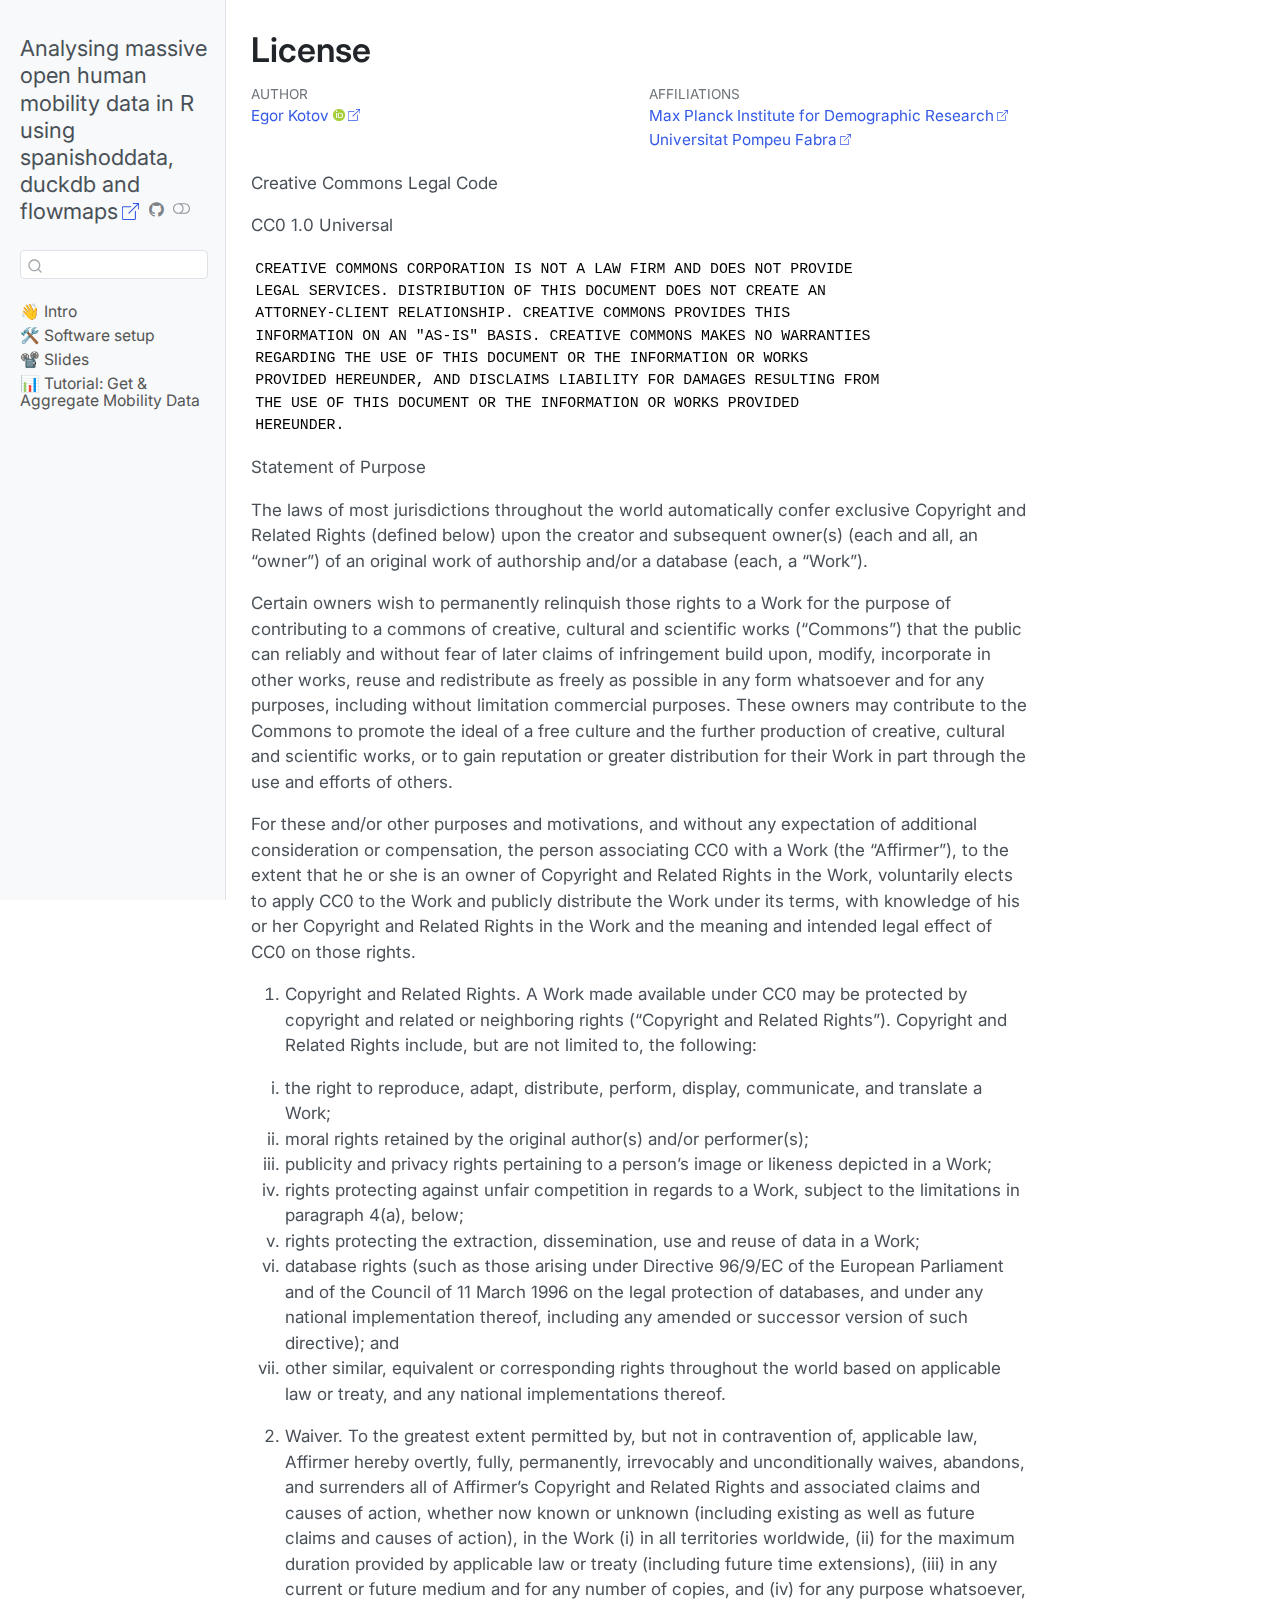
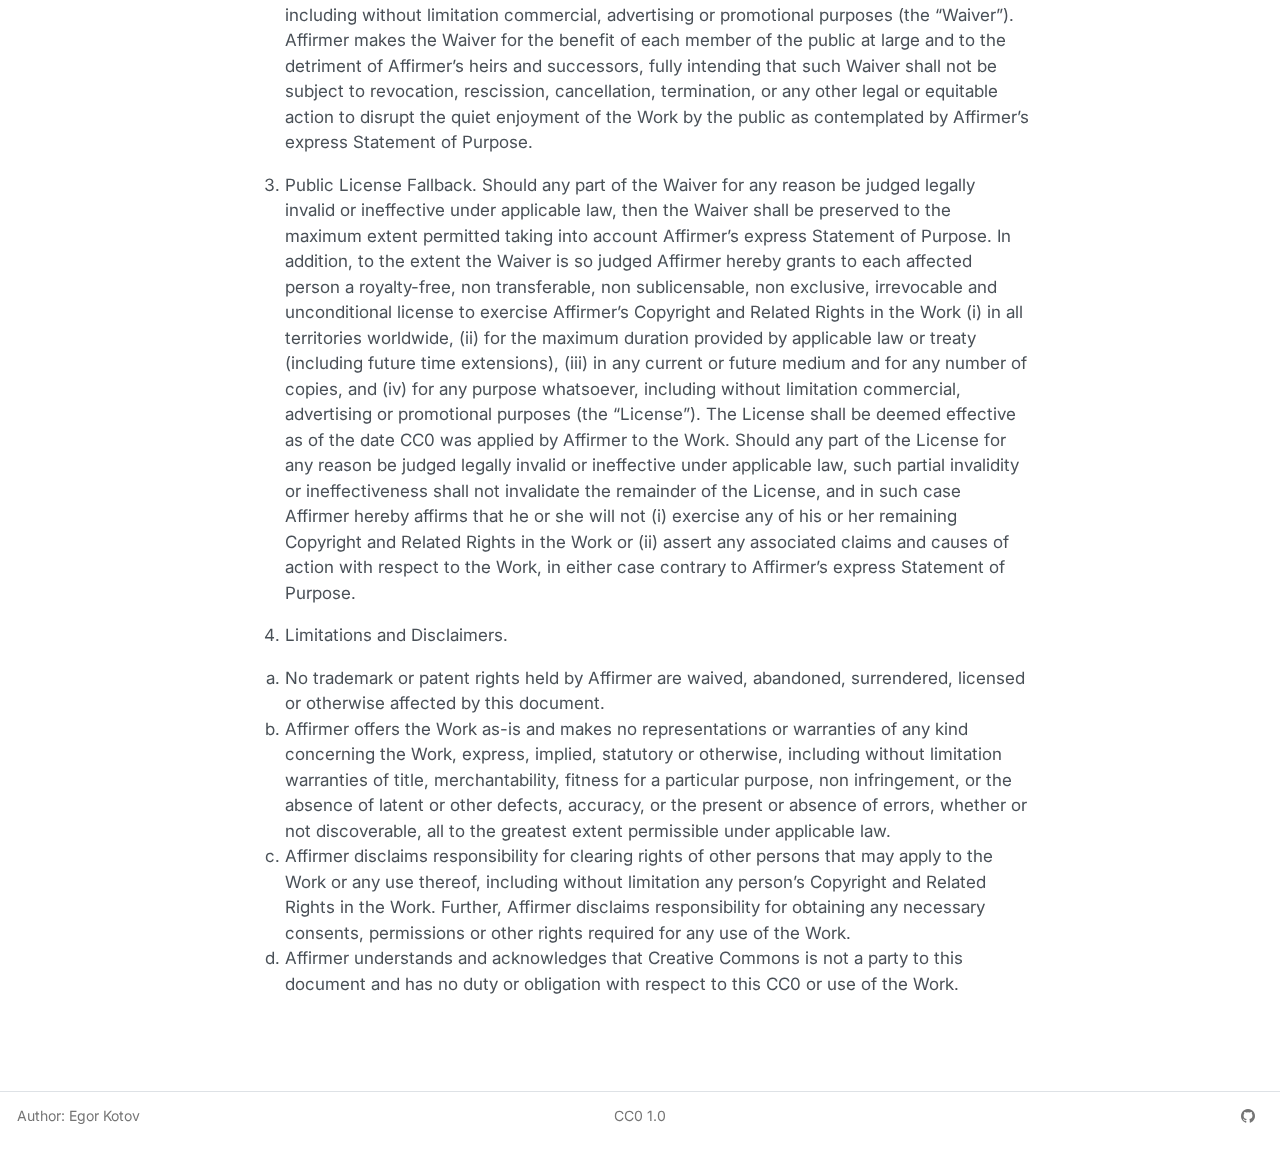
<file: license.html>
<!DOCTYPE html>
<html xmlns="http://www.w3.org/1999/xhtml" lang="en" xml:lang="en"><head>

<meta charset="utf-8">
<meta name="generator" content="quarto-1.7.32">

<meta name="viewport" content="width=device-width, initial-scale=1.0, user-scalable=yes">


<title>License – Analysing massive open human mobility data in R using spanishoddata, duckdb and flowmaps</title>
<style>
code{white-space: pre-wrap;}
span.smallcaps{font-variant: small-caps;}
div.columns{display: flex; gap: min(4vw, 1.5em);}
div.column{flex: auto; overflow-x: auto;}
div.hanging-indent{margin-left: 1.5em; text-indent: -1.5em;}
ul.task-list{list-style: none;}
ul.task-list li input[type="checkbox"] {
  width: 0.8em;
  margin: 0 0.8em 0.2em -1em; /* quarto-specific, see https://github.com/quarto-dev/quarto-cli/issues/4556 */ 
  vertical-align: middle;
}
</style>


<script src="site_libs/quarto-nav/quarto-nav.js"></script>
<script src="site_libs/quarto-nav/headroom.min.js"></script>
<script src="site_libs/clipboard/clipboard.min.js"></script>
<script src="site_libs/quarto-search/autocomplete.umd.js"></script>
<script src="site_libs/quarto-search/fuse.min.js"></script>
<script src="site_libs/quarto-search/quarto-search.js"></script>
<meta name="quarto:offset" content="./">
<script src="site_libs/quarto-html/quarto.js" type="module"></script>
<script src="site_libs/quarto-html/tabsets/tabsets.js" type="module"></script>
<script src="site_libs/quarto-html/popper.min.js"></script>
<script src="site_libs/quarto-html/tippy.umd.min.js"></script>
<script src="site_libs/quarto-html/anchor.min.js"></script>
<link href="site_libs/quarto-html/tippy.css" rel="stylesheet">
<link href="site_libs/quarto-html/quarto-syntax-highlighting-37eea08aefeeee20ff55810ff984fec1.css" rel="stylesheet" class="quarto-color-scheme" id="quarto-text-highlighting-styles">
<link href="site_libs/quarto-html/quarto-syntax-highlighting-dark-2fef5ea3f8957b3e4ecc936fc74692ca.css" rel="stylesheet" class="quarto-color-scheme quarto-color-alternate" id="quarto-text-highlighting-styles">
<link href="site_libs/quarto-html/quarto-syntax-highlighting-37eea08aefeeee20ff55810ff984fec1.css" rel="stylesheet" class="quarto-color-scheme-extra" id="quarto-text-highlighting-styles">
<script src="site_libs/bootstrap/bootstrap.min.js"></script>
<link href="site_libs/bootstrap/bootstrap-icons.css" rel="stylesheet">
<link href="site_libs/bootstrap/bootstrap-9eac9ec5b75d11343e859bb5f378e619.min.css" rel="stylesheet" append-hash="true" class="quarto-color-scheme" id="quarto-bootstrap" data-mode="light">
<link href="site_libs/bootstrap/bootstrap-dark-9c7c7b52b14ab2c94e6c8eb6a97cc12c.min.css" rel="stylesheet" append-hash="true" class="quarto-color-scheme quarto-color-alternate" id="quarto-bootstrap" data-mode="dark">
<link href="site_libs/bootstrap/bootstrap-9eac9ec5b75d11343e859bb5f378e619.min.css" rel="stylesheet" append-hash="true" class="quarto-color-scheme-extra" id="quarto-bootstrap" data-mode="light">
<script id="quarto-search-options" type="application/json">{
  "location": "sidebar",
  "copy-button": false,
  "collapse-after": 3,
  "panel-placement": "start",
  "type": "textbox",
  "limit": 50,
  "keyboard-shortcut": [
    "f",
    "/",
    "s"
  ],
  "show-item-context": false,
  "language": {
    "search-no-results-text": "No results",
    "search-matching-documents-text": "matching documents",
    "search-copy-link-title": "Copy link to search",
    "search-hide-matches-text": "Hide additional matches",
    "search-more-match-text": "more match in this document",
    "search-more-matches-text": "more matches in this document",
    "search-clear-button-title": "Clear",
    "search-text-placeholder": "",
    "search-detached-cancel-button-title": "Cancel",
    "search-submit-button-title": "Submit",
    "search-label": "Search"
  }
}</script>


<link rel="stylesheet" href="styles.css">
<meta property="og:title" content="Mobility Flows and Accessibility Using R and Big Open Data">
<meta property="og:description" content="Workshop on Mobility Flows and Accessibility Using R and Big Open Data, IC2S2 2025 conference, Norrköping, Sweden, July 21, 2025. Tutors: Egor Kotov &amp; Johannes Mast. This workshop will teach you how to use the R package spanishoddata to access open human mobility data and how to aggregate it with duckdb. We will also explore how to visualize mobility flows and accessibility using R package flowmapper and flowmapblue.">
<meta property="og:image" content="https://www.ekotov.pro/agit-2025-spanishoddata/media/card.png">
<meta property="og:site_name" content="Analysing massive open human mobility data in R using spanishoddata, duckdb and flowmaps">
<meta property="og:image:alt" content="Workshop on Mobility Flows and Accessibility Using R and Big Open Data, IC2S2 2025 conference, Norrköping, Sweden, July 21, 2025. Tutors: Egor Kotov &amp; Johannes Mast">
<meta property="og:image:height" content="900">
<meta property="og:image:width" content="1600">
</head>

<body class="nav-sidebar docked quarto-light"><script id="quarto-html-before-body" type="application/javascript">
    const toggleBodyColorMode = (bsSheetEl) => {
      const mode = bsSheetEl.getAttribute("data-mode");
      const bodyEl = window.document.querySelector("body");
      if (mode === "dark") {
        bodyEl.classList.add("quarto-dark");
        bodyEl.classList.remove("quarto-light");
      } else {
        bodyEl.classList.add("quarto-light");
        bodyEl.classList.remove("quarto-dark");
      }
    }
    const toggleBodyColorPrimary = () => {
      const bsSheetEl = window.document.querySelector("link#quarto-bootstrap:not([rel=disabled-stylesheet])");
      if (bsSheetEl) {
        toggleBodyColorMode(bsSheetEl);
      }
    }
    const setColorSchemeToggle = (alternate) => {
      const toggles = window.document.querySelectorAll('.quarto-color-scheme-toggle');
      for (let i=0; i < toggles.length; i++) {
        const toggle = toggles[i];
        if (toggle) {
          if (alternate) {
            toggle.classList.add("alternate");
          } else {
            toggle.classList.remove("alternate");
          }
        }
      }
    };
    const toggleColorMode = (alternate) => {
      // Switch the stylesheets
      const primaryStylesheets = window.document.querySelectorAll('link.quarto-color-scheme:not(.quarto-color-alternate)');
      const alternateStylesheets = window.document.querySelectorAll('link.quarto-color-scheme.quarto-color-alternate');
      manageTransitions('#quarto-margin-sidebar .nav-link', false);
      if (alternate) {
        // note: dark is layered on light, we don't disable primary!
        enableStylesheet(alternateStylesheets);
        for (const sheetNode of alternateStylesheets) {
          if (sheetNode.id === "quarto-bootstrap") {
            toggleBodyColorMode(sheetNode);
          }
        }
      } else {
        disableStylesheet(alternateStylesheets);
        enableStylesheet(primaryStylesheets)
        toggleBodyColorPrimary();
      }
      manageTransitions('#quarto-margin-sidebar .nav-link', true);
      // Switch the toggles
      setColorSchemeToggle(alternate)
      // Hack to workaround the fact that safari doesn't
      // properly recolor the scrollbar when toggling (#1455)
      if (navigator.userAgent.indexOf('Safari') > 0 && navigator.userAgent.indexOf('Chrome') == -1) {
        manageTransitions("body", false);
        window.scrollTo(0, 1);
        setTimeout(() => {
          window.scrollTo(0, 0);
          manageTransitions("body", true);
        }, 40);
      }
    }
    const disableStylesheet = (stylesheets) => {
      for (let i=0; i < stylesheets.length; i++) {
        const stylesheet = stylesheets[i];
        stylesheet.rel = 'disabled-stylesheet';
      }
    }
    const enableStylesheet = (stylesheets) => {
      for (let i=0; i < stylesheets.length; i++) {
        const stylesheet = stylesheets[i];
        if(stylesheet.rel !== 'stylesheet') { // for Chrome, which will still FOUC without this check
          stylesheet.rel = 'stylesheet';
        }
      }
    }
    const manageTransitions = (selector, allowTransitions) => {
      const els = window.document.querySelectorAll(selector);
      for (let i=0; i < els.length; i++) {
        const el = els[i];
        if (allowTransitions) {
          el.classList.remove('notransition');
        } else {
          el.classList.add('notransition');
        }
      }
    }
    const isFileUrl = () => {
      return window.location.protocol === 'file:';
    }
    const hasAlternateSentinel = () => {
      let styleSentinel = getColorSchemeSentinel();
      if (styleSentinel !== null) {
        return styleSentinel === "alternate";
      } else {
        return false;
      }
    }
    const setStyleSentinel = (alternate) => {
      const value = alternate ? "alternate" : "default";
      if (!isFileUrl()) {
        window.localStorage.setItem("quarto-color-scheme", value);
      } else {
        localAlternateSentinel = value;
      }
    }
    const getColorSchemeSentinel = () => {
      if (!isFileUrl()) {
        const storageValue = window.localStorage.getItem("quarto-color-scheme");
        return storageValue != null ? storageValue : localAlternateSentinel;
      } else {
        return localAlternateSentinel;
      }
    }
    const toggleGiscusIfUsed = (isAlternate, darkModeDefault) => {
      const baseTheme = document.querySelector('#giscus-base-theme')?.value ?? 'light';
      const alternateTheme = document.querySelector('#giscus-alt-theme')?.value ?? 'dark';
      let newTheme = '';
      if(authorPrefersDark) {
        newTheme = isAlternate ? baseTheme : alternateTheme;
      } else {
        newTheme = isAlternate ? alternateTheme : baseTheme;
      }
      const changeGiscusTheme = () => {
        // From: https://github.com/giscus/giscus/issues/336
        const sendMessage = (message) => {
          const iframe = document.querySelector('iframe.giscus-frame');
          if (!iframe) return;
          iframe.contentWindow.postMessage({ giscus: message }, 'https://giscus.app');
        }
        sendMessage({
          setConfig: {
            theme: newTheme
          }
        });
      }
      const isGiscussLoaded = window.document.querySelector('iframe.giscus-frame') !== null;
      if (isGiscussLoaded) {
        changeGiscusTheme();
      }
    };
    const authorPrefersDark = false;
    const darkModeDefault = authorPrefersDark;
      document.querySelector('link#quarto-text-highlighting-styles.quarto-color-scheme-extra').rel = 'disabled-stylesheet';
      document.querySelector('link#quarto-bootstrap.quarto-color-scheme-extra').rel = 'disabled-stylesheet';
    let localAlternateSentinel = darkModeDefault ? 'alternate' : 'default';
    // Dark / light mode switch
    window.quartoToggleColorScheme = () => {
      // Read the current dark / light value
      let toAlternate = !hasAlternateSentinel();
      toggleColorMode(toAlternate);
      setStyleSentinel(toAlternate);
      toggleGiscusIfUsed(toAlternate, darkModeDefault);
      window.dispatchEvent(new Event('resize'));
    };
    // Switch to dark mode if need be
    if (hasAlternateSentinel()) {
      toggleColorMode(true);
    } else {
      toggleColorMode(false);
    }
  </script>

<div id="quarto-search-results"></div>
  <header id="quarto-header" class="headroom fixed-top">
  <nav class="quarto-secondary-nav">
    <div class="container-fluid d-flex">
      <button type="button" class="quarto-btn-toggle btn" data-bs-toggle="collapse" role="button" data-bs-target=".quarto-sidebar-collapse-item" aria-controls="quarto-sidebar" aria-expanded="false" aria-label="Toggle sidebar navigation" onclick="if (window.quartoToggleHeadroom) { window.quartoToggleHeadroom(); }">
        <i class="bi bi-layout-text-sidebar-reverse"></i>
      </button>
        <nav class="quarto-page-breadcrumbs" aria-label="breadcrumb"><ol class="breadcrumb"><li class="breadcrumb-item">
      Analysing massive open human mobility data in R using spanishoddata, duckdb and flowmaps
      </li></ol></nav>
        <a class="flex-grow-1" role="navigation" data-bs-toggle="collapse" data-bs-target=".quarto-sidebar-collapse-item" aria-controls="quarto-sidebar" aria-expanded="false" aria-label="Toggle sidebar navigation" onclick="if (window.quartoToggleHeadroom) { window.quartoToggleHeadroom(); }">      
        </a>
      <button type="button" class="btn quarto-search-button" aria-label="Search" onclick="window.quartoOpenSearch();">
        <i class="bi bi-search"></i>
      </button>
    </div>
  </nav>
</header>
<!-- content -->
<div id="quarto-content" class="quarto-container page-columns page-rows-contents page-layout-article">
<!-- sidebar -->
  <nav id="quarto-sidebar" class="sidebar collapse collapse-horizontal quarto-sidebar-collapse-item sidebar-navigation docked overflow-auto">
    <div class="pt-lg-2 mt-2 text-left sidebar-header">
    <div class="sidebar-title mb-0 py-0">
      <a href="./">Analysing massive open human mobility data in R using spanishoddata, duckdb and flowmaps</a> 
        <div class="sidebar-tools-main">
    <a href="https://github.com/e-kotov/agit-2025-spanishoddata" title="Github" class="quarto-navigation-tool px-1" aria-label="Github"><i class="bi bi-github"></i></a>
  <a href="" class="quarto-color-scheme-toggle quarto-navigation-tool  px-1" onclick="window.quartoToggleColorScheme(); return false;" title="Toggle dark mode"><i class="bi"></i></a>
</div>
    </div>
      </div>
        <div class="mt-2 flex-shrink-0 align-items-center">
        <div class="sidebar-search">
        <div id="quarto-search" class="" title="Search"></div>
        </div>
        </div>
    <div class="sidebar-menu-container"> 
    <ul class="list-unstyled mt-1">
        <li class="sidebar-item">
  <div class="sidebar-item-container"> 
  <a href="./index.html" class="sidebar-item-text sidebar-link">
 <span class="menu-text">👋 Intro</span></a>
  </div>
</li>
        <li class="sidebar-item">
  <div class="sidebar-item-container"> 
  <a href="./software-setup.html" class="sidebar-item-text sidebar-link">
 <span class="menu-text">🛠️ Software setup</span></a>
  </div>
</li>
        <li class="sidebar-item">
  <div class="sidebar-item-container"> 
  <a href="./slides-container.html" class="sidebar-item-text sidebar-link">
 <span class="menu-text">📽️ Slides</span></a>
  </div>
</li>
        <li class="sidebar-item">
  <div class="sidebar-item-container"> 
  <a href="./1-mobility-data.html" class="sidebar-item-text sidebar-link">
 <span class="menu-text">📊 Tutorial: Get &amp; Aggregate Mobility Data</span></a>
  </div>
</li>
    </ul>
    </div>
</nav>
<div id="quarto-sidebar-glass" class="quarto-sidebar-collapse-item" data-bs-toggle="collapse" data-bs-target=".quarto-sidebar-collapse-item"></div>
<!-- margin-sidebar -->
    <div id="quarto-margin-sidebar" class="sidebar margin-sidebar zindex-bottom">
        
    </div>
<!-- main -->
<main class="content" id="quarto-document-content">


<header id="title-block-header" class="quarto-title-block default">
<div class="quarto-title">
<h1 class="title">License</h1>
</div>


<div class="quarto-title-meta-author">
  <div class="quarto-title-meta-heading">Author</div>
  <div class="quarto-title-meta-heading">Affiliations</div>
  
    <div class="quarto-title-meta-contents">
    <p class="author"><a href="https://www.ekotov.pro/">Egor Kotov</a> <a href="https://orcid.org/0000-0001-6690-5345" class="quarto-title-author-orcid"> <img src="[data-uri]"></a></p>
  </div>
  <div class="quarto-title-meta-contents">
        <p class="affiliation">
            <a href="https://www.demogr.mpg.de/en">
            Max Planck Institute for Demographic Research
            </a>
          </p>
        <p class="affiliation">
            <a href="https://www.upf.edu/en/web/politiques/home">
            Universitat Pompeu Fabra
            </a>
          </p>
      </div>
  </div>

<div class="quarto-title-meta">

      
  
    
  </div>
  


</header>


<p>Creative Commons Legal Code</p>
<p>CC0 1.0 Universal</p>
<pre><code>CREATIVE COMMONS CORPORATION IS NOT A LAW FIRM AND DOES NOT PROVIDE
LEGAL SERVICES. DISTRIBUTION OF THIS DOCUMENT DOES NOT CREATE AN
ATTORNEY-CLIENT RELATIONSHIP. CREATIVE COMMONS PROVIDES THIS
INFORMATION ON AN "AS-IS" BASIS. CREATIVE COMMONS MAKES NO WARRANTIES
REGARDING THE USE OF THIS DOCUMENT OR THE INFORMATION OR WORKS
PROVIDED HEREUNDER, AND DISCLAIMS LIABILITY FOR DAMAGES RESULTING FROM
THE USE OF THIS DOCUMENT OR THE INFORMATION OR WORKS PROVIDED
HEREUNDER.</code></pre>
<p>Statement of Purpose</p>
<p>The laws of most jurisdictions throughout the world automatically confer exclusive Copyright and Related Rights (defined below) upon the creator and subsequent owner(s) (each and all, an “owner”) of an original work of authorship and/or a database (each, a “Work”).</p>
<p>Certain owners wish to permanently relinquish those rights to a Work for the purpose of contributing to a commons of creative, cultural and scientific works (“Commons”) that the public can reliably and without fear of later claims of infringement build upon, modify, incorporate in other works, reuse and redistribute as freely as possible in any form whatsoever and for any purposes, including without limitation commercial purposes. These owners may contribute to the Commons to promote the ideal of a free culture and the further production of creative, cultural and scientific works, or to gain reputation or greater distribution for their Work in part through the use and efforts of others.</p>
<p>For these and/or other purposes and motivations, and without any expectation of additional consideration or compensation, the person associating CC0 with a Work (the “Affirmer”), to the extent that he or she is an owner of Copyright and Related Rights in the Work, voluntarily elects to apply CC0 to the Work and publicly distribute the Work under its terms, with knowledge of his or her Copyright and Related Rights in the Work and the meaning and intended legal effect of CC0 on those rights.</p>
<ol type="1">
<li>Copyright and Related Rights. A Work made available under CC0 may be protected by copyright and related or neighboring rights (“Copyright and Related Rights”). Copyright and Related Rights include, but are not limited to, the following:</li>
</ol>
<ol type="i">
<li>the right to reproduce, adapt, distribute, perform, display, communicate, and translate a Work;</li>
<li>moral rights retained by the original author(s) and/or performer(s);</li>
<li>publicity and privacy rights pertaining to a person’s image or likeness depicted in a Work;</li>
<li>rights protecting against unfair competition in regards to a Work, subject to the limitations in paragraph 4(a), below;</li>
<li>rights protecting the extraction, dissemination, use and reuse of data in a Work;</li>
<li>database rights (such as those arising under Directive 96/9/EC of the European Parliament and of the Council of 11 March 1996 on the legal protection of databases, and under any national implementation thereof, including any amended or successor version of such directive); and</li>
<li>other similar, equivalent or corresponding rights throughout the world based on applicable law or treaty, and any national implementations thereof.</li>
</ol>
<ol start="2" type="1">
<li><p>Waiver. To the greatest extent permitted by, but not in contravention of, applicable law, Affirmer hereby overtly, fully, permanently, irrevocably and unconditionally waives, abandons, and surrenders all of Affirmer’s Copyright and Related Rights and associated claims and causes of action, whether now known or unknown (including existing as well as future claims and causes of action), in the Work (i) in all territories worldwide, (ii) for the maximum duration provided by applicable law or treaty (including future time extensions), (iii) in any current or future medium and for any number of copies, and (iv) for any purpose whatsoever, including without limitation commercial, advertising or promotional purposes (the “Waiver”). Affirmer makes the Waiver for the benefit of each member of the public at large and to the detriment of Affirmer’s heirs and successors, fully intending that such Waiver shall not be subject to revocation, rescission, cancellation, termination, or any other legal or equitable action to disrupt the quiet enjoyment of the Work by the public as contemplated by Affirmer’s express Statement of Purpose.</p></li>
<li><p>Public License Fallback. Should any part of the Waiver for any reason be judged legally invalid or ineffective under applicable law, then the Waiver shall be preserved to the maximum extent permitted taking into account Affirmer’s express Statement of Purpose. In addition, to the extent the Waiver is so judged Affirmer hereby grants to each affected person a royalty-free, non transferable, non sublicensable, non exclusive, irrevocable and unconditional license to exercise Affirmer’s Copyright and Related Rights in the Work (i) in all territories worldwide, (ii) for the maximum duration provided by applicable law or treaty (including future time extensions), (iii) in any current or future medium and for any number of copies, and (iv) for any purpose whatsoever, including without limitation commercial, advertising or promotional purposes (the “License”). The License shall be deemed effective as of the date CC0 was applied by Affirmer to the Work. Should any part of the License for any reason be judged legally invalid or ineffective under applicable law, such partial invalidity or ineffectiveness shall not invalidate the remainder of the License, and in such case Affirmer hereby affirms that he or she will not (i) exercise any of his or her remaining Copyright and Related Rights in the Work or (ii) assert any associated claims and causes of action with respect to the Work, in either case contrary to Affirmer’s express Statement of Purpose.</p></li>
<li><p>Limitations and Disclaimers.</p></li>
</ol>
<ol type="a">
<li>No trademark or patent rights held by Affirmer are waived, abandoned, surrendered, licensed or otherwise affected by this document.</li>
<li>Affirmer offers the Work as-is and makes no representations or warranties of any kind concerning the Work, express, implied, statutory or otherwise, including without limitation warranties of title, merchantability, fitness for a particular purpose, non infringement, or the absence of latent or other defects, accuracy, or the present or absence of errors, whether or not discoverable, all to the greatest extent permissible under applicable law.</li>
<li>Affirmer disclaims responsibility for clearing rights of other persons that may apply to the Work or any use thereof, including without limitation any person’s Copyright and Related Rights in the Work. Further, Affirmer disclaims responsibility for obtaining any necessary consents, permissions or other rights required for any use of the Work.</li>
<li>Affirmer understands and acknowledges that Creative Commons is not a party to this document and has no duty or obligation with respect to this CC0 or use of the Work.</li>
</ol>



</main> <!-- /main -->
<script id="quarto-html-after-body" type="application/javascript">
  window.document.addEventListener("DOMContentLoaded", function (event) {
    // Ensure there is a toggle, if there isn't float one in the top right
    if (window.document.querySelector('.quarto-color-scheme-toggle') === null) {
      const a = window.document.createElement('a');
      a.classList.add('top-right');
      a.classList.add('quarto-color-scheme-toggle');
      a.href = "";
      a.onclick = function() { try { window.quartoToggleColorScheme(); } catch {} return false; };
      const i = window.document.createElement("i");
      i.classList.add('bi');
      a.appendChild(i);
      window.document.body.appendChild(a);
    }
    setColorSchemeToggle(hasAlternateSentinel())
    const icon = "";
    const anchorJS = new window.AnchorJS();
    anchorJS.options = {
      placement: 'right',
      icon: icon
    };
    anchorJS.add('.anchored');
    const isCodeAnnotation = (el) => {
      for (const clz of el.classList) {
        if (clz.startsWith('code-annotation-')) {                     
          return true;
        }
      }
      return false;
    }
    const onCopySuccess = function(e) {
      // button target
      const button = e.trigger;
      // don't keep focus
      button.blur();
      // flash "checked"
      button.classList.add('code-copy-button-checked');
      var currentTitle = button.getAttribute("title");
      button.setAttribute("title", "Copied!");
      let tooltip;
      if (window.bootstrap) {
        button.setAttribute("data-bs-toggle", "tooltip");
        button.setAttribute("data-bs-placement", "left");
        button.setAttribute("data-bs-title", "Copied!");
        tooltip = new bootstrap.Tooltip(button, 
          { trigger: "manual", 
            customClass: "code-copy-button-tooltip",
            offset: [0, -8]});
        tooltip.show();    
      }
      setTimeout(function() {
        if (tooltip) {
          tooltip.hide();
          button.removeAttribute("data-bs-title");
          button.removeAttribute("data-bs-toggle");
          button.removeAttribute("data-bs-placement");
        }
        button.setAttribute("title", currentTitle);
        button.classList.remove('code-copy-button-checked');
      }, 1000);
      // clear code selection
      e.clearSelection();
    }
    const getTextToCopy = function(trigger) {
        const codeEl = trigger.previousElementSibling.cloneNode(true);
        for (const childEl of codeEl.children) {
          if (isCodeAnnotation(childEl)) {
            childEl.remove();
          }
        }
        return codeEl.innerText;
    }
    const clipboard = new window.ClipboardJS('.code-copy-button:not([data-in-quarto-modal])', {
      text: getTextToCopy
    });
    clipboard.on('success', onCopySuccess);
    if (window.document.getElementById('quarto-embedded-source-code-modal')) {
      const clipboardModal = new window.ClipboardJS('.code-copy-button[data-in-quarto-modal]', {
        text: getTextToCopy,
        container: window.document.getElementById('quarto-embedded-source-code-modal')
      });
      clipboardModal.on('success', onCopySuccess);
    }
      var localhostRegex = new RegExp(/^(?:http|https):\/\/localhost\:?[0-9]*\//);
      var mailtoRegex = new RegExp(/^mailto:/);
        var filterRegex = new RegExp("ekotov\.pro");
      var isInternal = (href) => {
          return filterRegex.test(href) || localhostRegex.test(href) || mailtoRegex.test(href);
      }
      // Inspect non-navigation links and adorn them if external
     var links = window.document.querySelectorAll('a[href]:not(.nav-link):not(.navbar-brand):not(.toc-action):not(.sidebar-link):not(.sidebar-item-toggle):not(.pagination-link):not(.no-external):not([aria-hidden]):not(.dropdown-item):not(.quarto-navigation-tool):not(.about-link)');
      for (var i=0; i<links.length; i++) {
        const link = links[i];
        if (!isInternal(link.href)) {
          // undo the damage that might have been done by quarto-nav.js in the case of
          // links that we want to consider external
          if (link.dataset.originalHref !== undefined) {
            link.href = link.dataset.originalHref;
          }
            // target, if specified
            link.setAttribute("target", "_blank");
            if (link.getAttribute("rel") === null) {
              link.setAttribute("rel", "noopener");
            }
            // default icon
            link.classList.add("external");
        }
      }
    function tippyHover(el, contentFn, onTriggerFn, onUntriggerFn) {
      const config = {
        allowHTML: true,
        maxWidth: 500,
        delay: 100,
        arrow: false,
        appendTo: function(el) {
            return el.parentElement;
        },
        interactive: true,
        interactiveBorder: 10,
        theme: 'quarto',
        placement: 'bottom-start',
      };
      if (contentFn) {
        config.content = contentFn;
      }
      if (onTriggerFn) {
        config.onTrigger = onTriggerFn;
      }
      if (onUntriggerFn) {
        config.onUntrigger = onUntriggerFn;
      }
      window.tippy(el, config); 
    }
    const noterefs = window.document.querySelectorAll('a[role="doc-noteref"]');
    for (var i=0; i<noterefs.length; i++) {
      const ref = noterefs[i];
      tippyHover(ref, function() {
        // use id or data attribute instead here
        let href = ref.getAttribute('data-footnote-href') || ref.getAttribute('href');
        try { href = new URL(href).hash; } catch {}
        const id = href.replace(/^#\/?/, "");
        const note = window.document.getElementById(id);
        if (note) {
          return note.innerHTML;
        } else {
          return "";
        }
      });
    }
    const xrefs = window.document.querySelectorAll('a.quarto-xref');
    const processXRef = (id, note) => {
      // Strip column container classes
      const stripColumnClz = (el) => {
        el.classList.remove("page-full", "page-columns");
        if (el.children) {
          for (const child of el.children) {
            stripColumnClz(child);
          }
        }
      }
      stripColumnClz(note)
      if (id === null || id.startsWith('sec-')) {
        // Special case sections, only their first couple elements
        const container = document.createElement("div");
        if (note.children && note.children.length > 2) {
          container.appendChild(note.children[0].cloneNode(true));
          for (let i = 1; i < note.children.length; i++) {
            const child = note.children[i];
            if (child.tagName === "P" && child.innerText === "") {
              continue;
            } else {
              container.appendChild(child.cloneNode(true));
              break;
            }
          }
          if (window.Quarto?.typesetMath) {
            window.Quarto.typesetMath(container);
          }
          return container.innerHTML
        } else {
          if (window.Quarto?.typesetMath) {
            window.Quarto.typesetMath(note);
          }
          return note.innerHTML;
        }
      } else {
        // Remove any anchor links if they are present
        const anchorLink = note.querySelector('a.anchorjs-link');
        if (anchorLink) {
          anchorLink.remove();
        }
        if (window.Quarto?.typesetMath) {
          window.Quarto.typesetMath(note);
        }
        if (note.classList.contains("callout")) {
          return note.outerHTML;
        } else {
          return note.innerHTML;
        }
      }
    }
    for (var i=0; i<xrefs.length; i++) {
      const xref = xrefs[i];
      tippyHover(xref, undefined, function(instance) {
        instance.disable();
        let url = xref.getAttribute('href');
        let hash = undefined; 
        if (url.startsWith('#')) {
          hash = url;
        } else {
          try { hash = new URL(url).hash; } catch {}
        }
        if (hash) {
          const id = hash.replace(/^#\/?/, "");
          const note = window.document.getElementById(id);
          if (note !== null) {
            try {
              const html = processXRef(id, note.cloneNode(true));
              instance.setContent(html);
            } finally {
              instance.enable();
              instance.show();
            }
          } else {
            // See if we can fetch this
            fetch(url.split('#')[0])
            .then(res => res.text())
            .then(html => {
              const parser = new DOMParser();
              const htmlDoc = parser.parseFromString(html, "text/html");
              const note = htmlDoc.getElementById(id);
              if (note !== null) {
                const html = processXRef(id, note);
                instance.setContent(html);
              } 
            }).finally(() => {
              instance.enable();
              instance.show();
            });
          }
        } else {
          // See if we can fetch a full url (with no hash to target)
          // This is a special case and we should probably do some content thinning / targeting
          fetch(url)
          .then(res => res.text())
          .then(html => {
            const parser = new DOMParser();
            const htmlDoc = parser.parseFromString(html, "text/html");
            const note = htmlDoc.querySelector('main.content');
            if (note !== null) {
              // This should only happen for chapter cross references
              // (since there is no id in the URL)
              // remove the first header
              if (note.children.length > 0 && note.children[0].tagName === "HEADER") {
                note.children[0].remove();
              }
              const html = processXRef(null, note);
              instance.setContent(html);
            } 
          }).finally(() => {
            instance.enable();
            instance.show();
          });
        }
      }, function(instance) {
      });
    }
        let selectedAnnoteEl;
        const selectorForAnnotation = ( cell, annotation) => {
          let cellAttr = 'data-code-cell="' + cell + '"';
          let lineAttr = 'data-code-annotation="' +  annotation + '"';
          const selector = 'span[' + cellAttr + '][' + lineAttr + ']';
          return selector;
        }
        const selectCodeLines = (annoteEl) => {
          const doc = window.document;
          const targetCell = annoteEl.getAttribute("data-target-cell");
          const targetAnnotation = annoteEl.getAttribute("data-target-annotation");
          const annoteSpan = window.document.querySelector(selectorForAnnotation(targetCell, targetAnnotation));
          const lines = annoteSpan.getAttribute("data-code-lines").split(",");
          const lineIds = lines.map((line) => {
            return targetCell + "-" + line;
          })
          let top = null;
          let height = null;
          let parent = null;
          if (lineIds.length > 0) {
              //compute the position of the single el (top and bottom and make a div)
              const el = window.document.getElementById(lineIds[0]);
              top = el.offsetTop;
              height = el.offsetHeight;
              parent = el.parentElement.parentElement;
            if (lineIds.length > 1) {
              const lastEl = window.document.getElementById(lineIds[lineIds.length - 1]);
              const bottom = lastEl.offsetTop + lastEl.offsetHeight;
              height = bottom - top;
            }
            if (top !== null && height !== null && parent !== null) {
              // cook up a div (if necessary) and position it 
              let div = window.document.getElementById("code-annotation-line-highlight");
              if (div === null) {
                div = window.document.createElement("div");
                div.setAttribute("id", "code-annotation-line-highlight");
                div.style.position = 'absolute';
                parent.appendChild(div);
              }
              div.style.top = top - 2 + "px";
              div.style.height = height + 4 + "px";
              div.style.left = 0;
              let gutterDiv = window.document.getElementById("code-annotation-line-highlight-gutter");
              if (gutterDiv === null) {
                gutterDiv = window.document.createElement("div");
                gutterDiv.setAttribute("id", "code-annotation-line-highlight-gutter");
                gutterDiv.style.position = 'absolute';
                const codeCell = window.document.getElementById(targetCell);
                const gutter = codeCell.querySelector('.code-annotation-gutter');
                gutter.appendChild(gutterDiv);
              }
              gutterDiv.style.top = top - 2 + "px";
              gutterDiv.style.height = height + 4 + "px";
            }
            selectedAnnoteEl = annoteEl;
          }
        };
        const unselectCodeLines = () => {
          const elementsIds = ["code-annotation-line-highlight", "code-annotation-line-highlight-gutter"];
          elementsIds.forEach((elId) => {
            const div = window.document.getElementById(elId);
            if (div) {
              div.remove();
            }
          });
          selectedAnnoteEl = undefined;
        };
          // Handle positioning of the toggle
      window.addEventListener(
        "resize",
        throttle(() => {
          elRect = undefined;
          if (selectedAnnoteEl) {
            selectCodeLines(selectedAnnoteEl);
          }
        }, 10)
      );
      function throttle(fn, ms) {
      let throttle = false;
      let timer;
        return (...args) => {
          if(!throttle) { // first call gets through
              fn.apply(this, args);
              throttle = true;
          } else { // all the others get throttled
              if(timer) clearTimeout(timer); // cancel #2
              timer = setTimeout(() => {
                fn.apply(this, args);
                timer = throttle = false;
              }, ms);
          }
        };
      }
        // Attach click handler to the DT
        const annoteDls = window.document.querySelectorAll('dt[data-target-cell]');
        for (const annoteDlNode of annoteDls) {
          annoteDlNode.addEventListener('click', (event) => {
            const clickedEl = event.target;
            if (clickedEl !== selectedAnnoteEl) {
              unselectCodeLines();
              const activeEl = window.document.querySelector('dt[data-target-cell].code-annotation-active');
              if (activeEl) {
                activeEl.classList.remove('code-annotation-active');
              }
              selectCodeLines(clickedEl);
              clickedEl.classList.add('code-annotation-active');
            } else {
              // Unselect the line
              unselectCodeLines();
              clickedEl.classList.remove('code-annotation-active');
            }
          });
        }
    const findCites = (el) => {
      const parentEl = el.parentElement;
      if (parentEl) {
        const cites = parentEl.dataset.cites;
        if (cites) {
          return {
            el,
            cites: cites.split(' ')
          };
        } else {
          return findCites(el.parentElement)
        }
      } else {
        return undefined;
      }
    };
    var bibliorefs = window.document.querySelectorAll('a[role="doc-biblioref"]');
    for (var i=0; i<bibliorefs.length; i++) {
      const ref = bibliorefs[i];
      const citeInfo = findCites(ref);
      if (citeInfo) {
        tippyHover(citeInfo.el, function() {
          var popup = window.document.createElement('div');
          citeInfo.cites.forEach(function(cite) {
            var citeDiv = window.document.createElement('div');
            citeDiv.classList.add('hanging-indent');
            citeDiv.classList.add('csl-entry');
            var biblioDiv = window.document.getElementById('ref-' + cite);
            if (biblioDiv) {
              citeDiv.innerHTML = biblioDiv.innerHTML;
            }
            popup.appendChild(citeDiv);
          });
          return popup.innerHTML;
        });
      }
    }
  });
  </script>
</div> <!-- /content -->
<footer class="footer">
  <div class="nav-footer">
    <div class="nav-footer-left">
<p>Author: Egor Kotov</p>
</div>   
    <div class="nav-footer-center">
      <ul class="footer-items list-unstyled">
    <li class="nav-item">
    <a class="nav-link active" href="./license.html" aria-current="page">
<p>CC0 1.0</p>
</a>
  </li>  
</ul>
    </div>
    <div class="nav-footer-right">
      <ul class="footer-items list-unstyled">
    <li class="nav-item compact">
    <a class="nav-link" href="https://github.com/e-kotov/agit-2025-spanishoddata">
      <i class="bi bi-github" role="img">
</i> 
    </a>
  </li>  
</ul>
    </div>
  </div>
</footer>




</body></html>
</file>
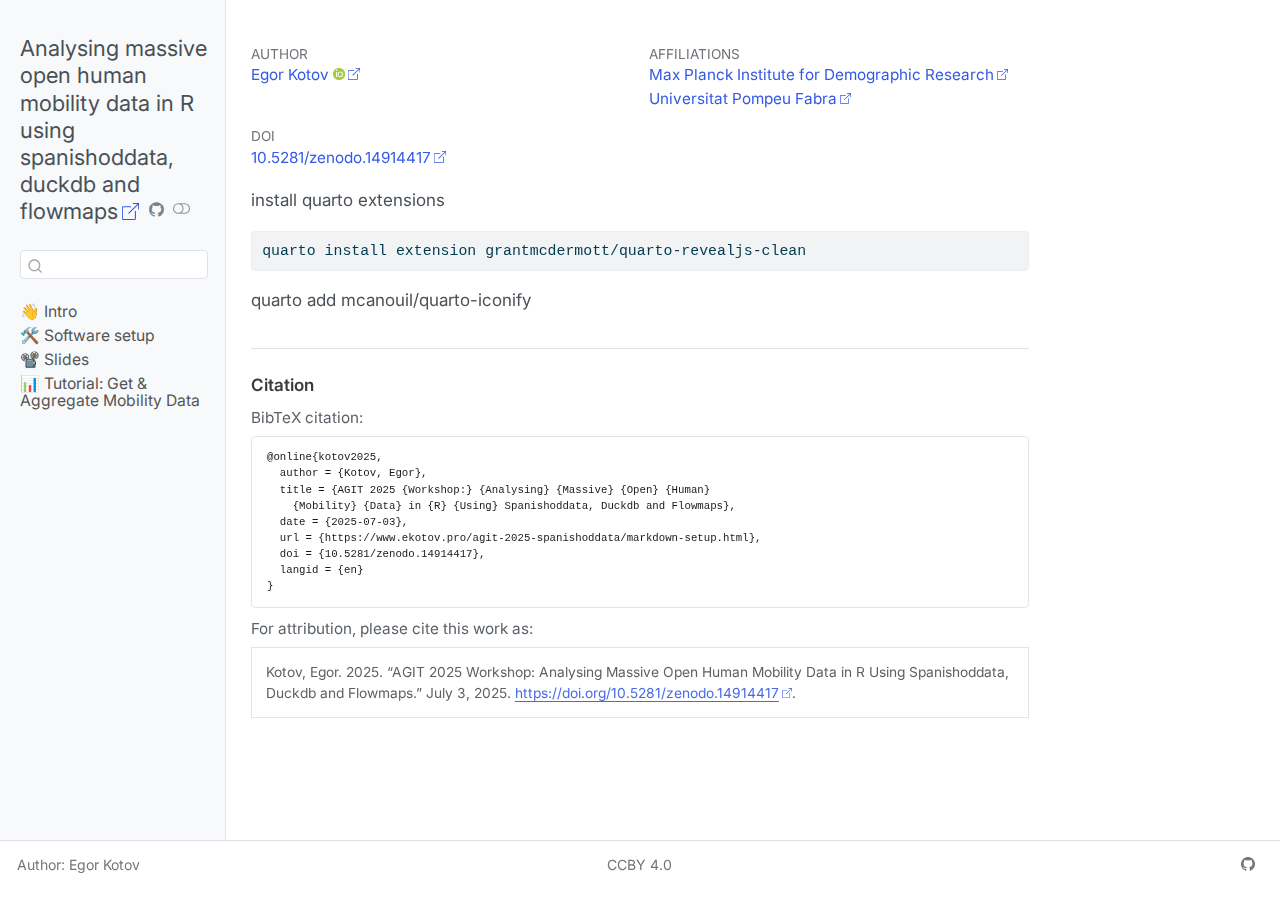
<file: markdown-setup.html>
<!DOCTYPE html>
<html xmlns="http://www.w3.org/1999/xhtml" lang="en" xml:lang="en"><head>

<meta charset="utf-8">
<meta name="generator" content="quarto-1.7.32">

<meta name="viewport" content="width=device-width, initial-scale=1.0, user-scalable=yes">


<title>markdown-setup – Analysing massive open human mobility data in R using spanishoddata, duckdb and flowmaps</title>
<style>
code{white-space: pre-wrap;}
span.smallcaps{font-variant: small-caps;}
div.columns{display: flex; gap: min(4vw, 1.5em);}
div.column{flex: auto; overflow-x: auto;}
div.hanging-indent{margin-left: 1.5em; text-indent: -1.5em;}
ul.task-list{list-style: none;}
ul.task-list li input[type="checkbox"] {
  width: 0.8em;
  margin: 0 0.8em 0.2em -1em; /* quarto-specific, see https://github.com/quarto-dev/quarto-cli/issues/4556 */ 
  vertical-align: middle;
}
/* CSS for syntax highlighting */
html { -webkit-text-size-adjust: 100%; }
pre > code.sourceCode { white-space: pre; position: relative; }
pre > code.sourceCode > span { display: inline-block; line-height: 1.25; }
pre > code.sourceCode > span:empty { height: 1.2em; }
.sourceCode { overflow: visible; }
code.sourceCode > span { color: inherit; text-decoration: inherit; }
div.sourceCode { margin: 1em 0; }
pre.sourceCode { margin: 0; }
@media screen {
div.sourceCode { overflow: auto; }
}
@media print {
pre > code.sourceCode { white-space: pre-wrap; }
pre > code.sourceCode > span { text-indent: -5em; padding-left: 5em; }
}
pre.numberSource code
  { counter-reset: source-line 0; }
pre.numberSource code > span
  { position: relative; left: -4em; counter-increment: source-line; }
pre.numberSource code > span > a:first-child::before
  { content: counter(source-line);
    position: relative; left: -1em; text-align: right; vertical-align: baseline;
    border: none; display: inline-block;
    -webkit-touch-callout: none; -webkit-user-select: none;
    -khtml-user-select: none; -moz-user-select: none;
    -ms-user-select: none; user-select: none;
    padding: 0 4px; width: 4em;
  }
pre.numberSource { margin-left: 3em;  padding-left: 4px; }
div.sourceCode
  {   }
@media screen {
pre > code.sourceCode > span > a:first-child::before { text-decoration: underline; }
}
</style>


<script src="site_libs/quarto-nav/quarto-nav.js"></script>
<script src="site_libs/quarto-nav/headroom.min.js"></script>
<script src="site_libs/clipboard/clipboard.min.js"></script>
<script src="site_libs/quarto-search/autocomplete.umd.js"></script>
<script src="site_libs/quarto-search/fuse.min.js"></script>
<script src="site_libs/quarto-search/quarto-search.js"></script>
<meta name="quarto:offset" content="./">
<script src="site_libs/quarto-html/quarto.js" type="module"></script>
<script src="site_libs/quarto-html/tabsets/tabsets.js" type="module"></script>
<script src="site_libs/quarto-html/popper.min.js"></script>
<script src="site_libs/quarto-html/tippy.umd.min.js"></script>
<script src="site_libs/quarto-html/anchor.min.js"></script>
<link href="site_libs/quarto-html/tippy.css" rel="stylesheet">
<link href="site_libs/quarto-html/quarto-syntax-highlighting-37eea08aefeeee20ff55810ff984fec1.css" rel="stylesheet" class="quarto-color-scheme" id="quarto-text-highlighting-styles">
<link href="site_libs/quarto-html/quarto-syntax-highlighting-dark-2fef5ea3f8957b3e4ecc936fc74692ca.css" rel="stylesheet" class="quarto-color-scheme quarto-color-alternate" id="quarto-text-highlighting-styles">
<link href="site_libs/quarto-html/quarto-syntax-highlighting-37eea08aefeeee20ff55810ff984fec1.css" rel="stylesheet" class="quarto-color-scheme-extra" id="quarto-text-highlighting-styles">
<script src="site_libs/bootstrap/bootstrap.min.js"></script>
<link href="site_libs/bootstrap/bootstrap-icons.css" rel="stylesheet">
<link href="site_libs/bootstrap/bootstrap-1e41f079b350e5da9dd2ce4c1959b3e9.min.css" rel="stylesheet" append-hash="true" class="quarto-color-scheme" id="quarto-bootstrap" data-mode="light">
<link href="site_libs/bootstrap/bootstrap-dark-31ba9163e6cea23eec8b8c587c056549.min.css" rel="stylesheet" append-hash="true" class="quarto-color-scheme quarto-color-alternate" id="quarto-bootstrap" data-mode="dark">
<link href="site_libs/bootstrap/bootstrap-1e41f079b350e5da9dd2ce4c1959b3e9.min.css" rel="stylesheet" append-hash="true" class="quarto-color-scheme-extra" id="quarto-bootstrap" data-mode="light">
<script id="quarto-search-options" type="application/json">{
  "location": "sidebar",
  "copy-button": false,
  "collapse-after": 3,
  "panel-placement": "start",
  "type": "textbox",
  "limit": 50,
  "keyboard-shortcut": [
    "f",
    "/",
    "s"
  ],
  "show-item-context": false,
  "language": {
    "search-no-results-text": "No results",
    "search-matching-documents-text": "matching documents",
    "search-copy-link-title": "Copy link to search",
    "search-hide-matches-text": "Hide additional matches",
    "search-more-match-text": "more match in this document",
    "search-more-matches-text": "more matches in this document",
    "search-clear-button-title": "Clear",
    "search-text-placeholder": "",
    "search-detached-cancel-button-title": "Cancel",
    "search-submit-button-title": "Submit",
    "search-label": "Search"
  }
}</script>
<!-- goatcounter.com analytics, does not require cookie consent -->
<script data-goatcounter="https://jukadipos.goatcounter.com/count" async="" src="//gc.zgo.at/count.js"></script>

<!-- counter.dev analytics, does not require cookie consent -->
<script src="https://cdn.counter.dev/script.js" data-id="7e3e8d31-9a84-48b0-a678-a00715236a90" data-utcoffset="1"></script>

<!-- hotjar analytics, does not require cookie consent -->
<script>
    (function(h,o,t,j,a,r){
        h.hj=h.hj||function(){(h.hj.q=h.hj.q||[]).push(arguments)};
        h._hjSettings={hjid:3578286,hjsv:6};
        a=o.getElementsByTagName('head')[0];
        r=o.createElement('script');r.async=1;
        r.src=t+h._hjSettings.hjid+j+h._hjSettings.hjsv;
        a.appendChild(r);
    })(window,document,'https://static.hotjar.com/c/hotjar-','.js?sv=');
</script>
<!-- tell Zotero this is a webpage via Dublin Core -->
<meta name="DC.Type" content="WebPage">


<link rel="stylesheet" href="styles.css">
<meta property="og:title" content="Mobility Flows and Accessibility Using R and Big Open Data">
<meta property="og:description" content="Workshop on Analysing massive open human mobility data in R using spanishoddata, duckdb and flowmaps, AGIT 2025 conference, Salzburg, Austria, July 3, 2025. Tutors: Egor Kotov. This workshop will teach you how to use the R package spanishoddata to access open human mobility data and how to aggregate it with duckdb. We will also explore how to visualize mobility flows using R package flowmapper and flowmapblue.">
<meta property="og:image" content="https://www.ekotov.pro/agit-2025-spanishoddata/media/card.png">
<meta property="og:site_name" content="Analysing massive open human mobility data in R using spanishoddata, duckdb and flowmaps">
<meta property="og:image:alt" content="Workshop on Analysing massive open human mobility data in R using spanishoddata, duckdb and flowmaps, AGIT 2025 conference, Salzburg, Austria, July 3, 2025. Tutors: Egor Kotov">
<meta property="og:image:height" content="900">
<meta property="og:image:width" content="1600">
<meta name="citation_title" content="AGIT 2025 Workshop: Analysing Massive Open Human Mobility Data in R Using spanishoddata, duckdb and flowmaps">
<meta name="citation_author" content="Egor Kotov">
<meta name="citation_publication_date" content="2025-07-03">
<meta name="citation_cover_date" content="2025-07-03">
<meta name="citation_year" content="2025">
<meta name="citation_fulltext_html_url" content="https://www.ekotov.pro/agit-2025-spanishoddata/markdown-setup.html">
<meta name="citation_doi" content="10.5281/zenodo.14914417">
<meta name="citation_language" content="en">
<meta name="citation_reference" content="citation_title=Spanishoddata;,citation_author=Egor Kotov;,citation_author=Robin Lovelace;,citation_author=Eugeni Vidal-Tortosa;,citation_publication_date=2024;,citation_cover_date=2024;,citation_year=2024;,citation_fulltext_html_url=https://github.com/rOpenSpain/spanishoddata;,citation_doi=10.32614/CRAN.package.spanishoddata;">
<meta name="citation_reference" content="citation_title=Estudio de la movilidad con big data (study of mobility with big data);,citation_author=Ministerio de Transportes y Movilidad Sostenible (MITMS);,citation_publication_date=2024;,citation_cover_date=2024;,citation_year=2024;,citation_fulltext_html_url=https://www.transportes.gob.es/ministerio/proyectos-singulares/estudio-de-movilidad-con-big-data;">
<meta name="citation_reference" content="citation_title=Duckdb: DBI package for the DuckDB database management system;,citation_author=Hannes Mühleisen;,citation_author=Mark Raasveldt;,citation_publication_date=2024;,citation_cover_date=2024;,citation_year=2024;,citation_fulltext_html_url=https://CRAN.R-project.org/package=duckdb;,citation_doi=10.32614/CRAN.package.duckdb;">
<meta name="citation_reference" content="citation_title=Flowmapper: Draw flows (migration, goods, money, information) on ’ggplot2’ plots;,citation_author=Johannes Mast;,citation_publication_date=2024;,citation_cover_date=2024;,citation_year=2024;,citation_fulltext_html_url=https://github.com/JohMast/flowmapper;">
<meta name="citation_reference" content="citation_title=Flowmap.blue widget for r;,citation_author=Ilya Boyandin;,citation_publication_date=2024;,citation_cover_date=2024;,citation_year=2024;,citation_fulltext_html_url=https://github.com/FlowmapBlue/flowmapblue.R;,citation_doi=10.32614/CRAN.package.flowmapblue;">
<meta name="citation_reference" content="citation_title=DuckDB;,citation_author=Mark Raasveldt;,citation_author=Hannes Muehleisen;,citation_publication_date=2018;,citation_cover_date=2018;,citation_year=2018;,citation_fulltext_html_url=https://github.com/duckdb/duckdb;">
</head>

<body class="nav-sidebar docked quarto-light"><script id="quarto-html-before-body" type="application/javascript">
    const toggleBodyColorMode = (bsSheetEl) => {
      const mode = bsSheetEl.getAttribute("data-mode");
      const bodyEl = window.document.querySelector("body");
      if (mode === "dark") {
        bodyEl.classList.add("quarto-dark");
        bodyEl.classList.remove("quarto-light");
      } else {
        bodyEl.classList.add("quarto-light");
        bodyEl.classList.remove("quarto-dark");
      }
    }
    const toggleBodyColorPrimary = () => {
      const bsSheetEl = window.document.querySelector("link#quarto-bootstrap:not([rel=disabled-stylesheet])");
      if (bsSheetEl) {
        toggleBodyColorMode(bsSheetEl);
      }
    }
    const setColorSchemeToggle = (alternate) => {
      const toggles = window.document.querySelectorAll('.quarto-color-scheme-toggle');
      for (let i=0; i < toggles.length; i++) {
        const toggle = toggles[i];
        if (toggle) {
          if (alternate) {
            toggle.classList.add("alternate");
          } else {
            toggle.classList.remove("alternate");
          }
        }
      }
    };
    const toggleColorMode = (alternate) => {
      // Switch the stylesheets
      const primaryStylesheets = window.document.querySelectorAll('link.quarto-color-scheme:not(.quarto-color-alternate)');
      const alternateStylesheets = window.document.querySelectorAll('link.quarto-color-scheme.quarto-color-alternate');
      manageTransitions('#quarto-margin-sidebar .nav-link', false);
      if (alternate) {
        // note: dark is layered on light, we don't disable primary!
        enableStylesheet(alternateStylesheets);
        for (const sheetNode of alternateStylesheets) {
          if (sheetNode.id === "quarto-bootstrap") {
            toggleBodyColorMode(sheetNode);
          }
        }
      } else {
        disableStylesheet(alternateStylesheets);
        enableStylesheet(primaryStylesheets)
        toggleBodyColorPrimary();
      }
      manageTransitions('#quarto-margin-sidebar .nav-link', true);
      // Switch the toggles
      setColorSchemeToggle(alternate)
      // Hack to workaround the fact that safari doesn't
      // properly recolor the scrollbar when toggling (#1455)
      if (navigator.userAgent.indexOf('Safari') > 0 && navigator.userAgent.indexOf('Chrome') == -1) {
        manageTransitions("body", false);
        window.scrollTo(0, 1);
        setTimeout(() => {
          window.scrollTo(0, 0);
          manageTransitions("body", true);
        }, 40);
      }
    }
    const disableStylesheet = (stylesheets) => {
      for (let i=0; i < stylesheets.length; i++) {
        const stylesheet = stylesheets[i];
        stylesheet.rel = 'disabled-stylesheet';
      }
    }
    const enableStylesheet = (stylesheets) => {
      for (let i=0; i < stylesheets.length; i++) {
        const stylesheet = stylesheets[i];
        if(stylesheet.rel !== 'stylesheet') { // for Chrome, which will still FOUC without this check
          stylesheet.rel = 'stylesheet';
        }
      }
    }
    const manageTransitions = (selector, allowTransitions) => {
      const els = window.document.querySelectorAll(selector);
      for (let i=0; i < els.length; i++) {
        const el = els[i];
        if (allowTransitions) {
          el.classList.remove('notransition');
        } else {
          el.classList.add('notransition');
        }
      }
    }
    const isFileUrl = () => {
      return window.location.protocol === 'file:';
    }
    const hasAlternateSentinel = () => {
      let styleSentinel = getColorSchemeSentinel();
      if (styleSentinel !== null) {
        return styleSentinel === "alternate";
      } else {
        return false;
      }
    }
    const setStyleSentinel = (alternate) => {
      const value = alternate ? "alternate" : "default";
      if (!isFileUrl()) {
        window.localStorage.setItem("quarto-color-scheme", value);
      } else {
        localAlternateSentinel = value;
      }
    }
    const getColorSchemeSentinel = () => {
      if (!isFileUrl()) {
        const storageValue = window.localStorage.getItem("quarto-color-scheme");
        return storageValue != null ? storageValue : localAlternateSentinel;
      } else {
        return localAlternateSentinel;
      }
    }
    const toggleGiscusIfUsed = (isAlternate, darkModeDefault) => {
      const baseTheme = document.querySelector('#giscus-base-theme')?.value ?? 'light';
      const alternateTheme = document.querySelector('#giscus-alt-theme')?.value ?? 'dark';
      let newTheme = '';
      if(authorPrefersDark) {
        newTheme = isAlternate ? baseTheme : alternateTheme;
      } else {
        newTheme = isAlternate ? alternateTheme : baseTheme;
      }
      const changeGiscusTheme = () => {
        // From: https://github.com/giscus/giscus/issues/336
        const sendMessage = (message) => {
          const iframe = document.querySelector('iframe.giscus-frame');
          if (!iframe) return;
          iframe.contentWindow.postMessage({ giscus: message }, 'https://giscus.app');
        }
        sendMessage({
          setConfig: {
            theme: newTheme
          }
        });
      }
      const isGiscussLoaded = window.document.querySelector('iframe.giscus-frame') !== null;
      if (isGiscussLoaded) {
        changeGiscusTheme();
      }
    };
    const authorPrefersDark = false;
    const darkModeDefault = authorPrefersDark;
      document.querySelector('link#quarto-text-highlighting-styles.quarto-color-scheme-extra').rel = 'disabled-stylesheet';
      document.querySelector('link#quarto-bootstrap.quarto-color-scheme-extra').rel = 'disabled-stylesheet';
    let localAlternateSentinel = darkModeDefault ? 'alternate' : 'default';
    // Dark / light mode switch
    window.quartoToggleColorScheme = () => {
      // Read the current dark / light value
      let toAlternate = !hasAlternateSentinel();
      toggleColorMode(toAlternate);
      setStyleSentinel(toAlternate);
      toggleGiscusIfUsed(toAlternate, darkModeDefault);
      window.dispatchEvent(new Event('resize'));
    };
    // Switch to dark mode if need be
    if (hasAlternateSentinel()) {
      toggleColorMode(true);
    } else {
      toggleColorMode(false);
    }
  </script>

<div id="quarto-search-results"></div>
  <header id="quarto-header" class="headroom fixed-top">
  <nav class="quarto-secondary-nav">
    <div class="container-fluid d-flex">
      <button type="button" class="quarto-btn-toggle btn" data-bs-toggle="collapse" role="button" data-bs-target=".quarto-sidebar-collapse-item" aria-controls="quarto-sidebar" aria-expanded="false" aria-label="Toggle sidebar navigation" onclick="if (window.quartoToggleHeadroom) { window.quartoToggleHeadroom(); }">
        <i class="bi bi-layout-text-sidebar-reverse"></i>
      </button>
        <nav class="quarto-page-breadcrumbs" aria-label="breadcrumb"><ol class="breadcrumb"><li class="breadcrumb-item">
      Analysing massive open human mobility data in R using spanishoddata, duckdb and flowmaps
      </li></ol></nav>
        <a class="flex-grow-1" role="navigation" data-bs-toggle="collapse" data-bs-target=".quarto-sidebar-collapse-item" aria-controls="quarto-sidebar" aria-expanded="false" aria-label="Toggle sidebar navigation" onclick="if (window.quartoToggleHeadroom) { window.quartoToggleHeadroom(); }">      
        </a>
      <button type="button" class="btn quarto-search-button" aria-label="Search" onclick="window.quartoOpenSearch();">
        <i class="bi bi-search"></i>
      </button>
    </div>
  </nav>
</header>
<!-- content -->
<div id="quarto-content" class="quarto-container page-columns page-rows-contents page-layout-article">
<!-- sidebar -->
  <nav id="quarto-sidebar" class="sidebar collapse collapse-horizontal quarto-sidebar-collapse-item sidebar-navigation docked overflow-auto">
    <div class="pt-lg-2 mt-2 text-left sidebar-header">
    <div class="sidebar-title mb-0 py-0">
      <a href="./">Analysing massive open human mobility data in R using spanishoddata, duckdb and flowmaps</a> 
        <div class="sidebar-tools-main">
    <a href="https://github.com/e-kotov/agit-2025-spanishoddata" title="Github" class="quarto-navigation-tool px-1" aria-label="Github"><i class="bi bi-github"></i></a>
  <a href="" class="quarto-color-scheme-toggle quarto-navigation-tool  px-1" onclick="window.quartoToggleColorScheme(); return false;" title="Toggle dark mode"><i class="bi"></i></a>
</div>
    </div>
      </div>
        <div class="mt-2 flex-shrink-0 align-items-center">
        <div class="sidebar-search">
        <div id="quarto-search" class="" title="Search"></div>
        </div>
        </div>
    <div class="sidebar-menu-container"> 
    <ul class="list-unstyled mt-1">
        <li class="sidebar-item">
  <div class="sidebar-item-container"> 
  <a href="./index.html" class="sidebar-item-text sidebar-link">
 <span class="menu-text">👋 Intro</span></a>
  </div>
</li>
        <li class="sidebar-item">
  <div class="sidebar-item-container"> 
  <a href="./software-setup.html" class="sidebar-item-text sidebar-link">
 <span class="menu-text">🛠️ Software setup</span></a>
  </div>
</li>
        <li class="sidebar-item">
  <div class="sidebar-item-container"> 
  <a href="./slides-container.html" class="sidebar-item-text sidebar-link">
 <span class="menu-text">📽️ Slides</span></a>
  </div>
</li>
        <li class="sidebar-item">
  <div class="sidebar-item-container"> 
  <a href="./1-mobility-data.html" class="sidebar-item-text sidebar-link">
 <span class="menu-text">📊 Tutorial: Get &amp; Aggregate Mobility Data</span></a>
  </div>
</li>
    </ul>
    </div>
</nav>
<div id="quarto-sidebar-glass" class="quarto-sidebar-collapse-item" data-bs-toggle="collapse" data-bs-target=".quarto-sidebar-collapse-item"></div>
<!-- margin-sidebar -->
    <div id="quarto-margin-sidebar" class="sidebar margin-sidebar zindex-bottom">
        
    </div>
<!-- main -->
<main class="content" id="quarto-document-content">


<header id="title-block-header" class="quarto-title-block default">
<div class="quarto-title">
</div>


<div class="quarto-title-meta-author">
  <div class="quarto-title-meta-heading">Author</div>
  <div class="quarto-title-meta-heading">Affiliations</div>
  
    <div class="quarto-title-meta-contents">
    <p class="author"><a href="https://www.ekotov.pro/">Egor Kotov</a> <a href="https://orcid.org/0000-0001-6690-5345" class="quarto-title-author-orcid"> <img src="[data-uri]"></a></p>
  </div>
  <div class="quarto-title-meta-contents">
        <p class="affiliation">
            <a href="https://www.demogr.mpg.de/en">
            Max Planck Institute for Demographic Research
            </a>
          </p>
        <p class="affiliation">
            <a href="https://www.upf.edu/en/web/politiques/home">
            Universitat Pompeu Fabra
            </a>
          </p>
      </div>
  </div>

<div class="quarto-title-meta">

      
  
    
    <div>
    <div class="quarto-title-meta-heading">Doi</div>
    <div class="quarto-title-meta-contents">
      <p class="doi">
        <a href="https://doi.org/10.5281/zenodo.14914417">10.5281/zenodo.14914417</a>
      </p>
    </div>
  </div>
  </div>
  


</header>


<p>install quarto extensions</p>
<div class="sourceCode" id="cb1"><pre class="sourceCode bash code-with-copy"><code class="sourceCode bash"><span id="cb1-1"><a href="#cb1-1" aria-hidden="true" tabindex="-1"></a><span class="ex">quarto</span> install extension grantmcdermott/quarto-revealjs-clean</span></code><button title="Copy to Clipboard" class="code-copy-button"><i class="bi"></i></button></pre></div>
<p>quarto add mcanouil/quarto-iconify</p>



<div id="quarto-appendix" class="default"><section class="quarto-appendix-contents" id="quarto-citation"><h2 class="anchored quarto-appendix-heading">Citation</h2><div><div class="quarto-appendix-secondary-label">BibTeX citation:</div><pre class="sourceCode code-with-copy quarto-appendix-bibtex"><code class="sourceCode bibtex">@online{kotov2025,
  author = {Kotov, Egor},
  title = {AGIT 2025 {Workshop:} {Analysing} {Massive} {Open} {Human}
    {Mobility} {Data} in {R} {Using} Spanishoddata, Duckdb and Flowmaps},
  date = {2025-07-03},
  url = {https://www.ekotov.pro/agit-2025-spanishoddata/markdown-setup.html},
  doi = {10.5281/zenodo.14914417},
  langid = {en}
}
</code><button title="Copy to Clipboard" class="code-copy-button"><i class="bi"></i></button></pre><div class="quarto-appendix-secondary-label">For attribution, please cite this work as:</div><div id="ref-kotov2025" class="csl-entry quarto-appendix-citeas" role="listitem">
Kotov, Egor. 2025. <span>“AGIT 2025 Workshop: Analysing Massive Open
Human Mobility Data in R Using Spanishoddata, Duckdb and
Flowmaps.”</span> July 3, 2025. <a href="https://doi.org/10.5281/zenodo.14914417">https://doi.org/10.5281/zenodo.14914417</a>.
</div></div></section></div></main> <!-- /main -->
<script id="quarto-html-after-body" type="application/javascript">
  window.document.addEventListener("DOMContentLoaded", function (event) {
    // Ensure there is a toggle, if there isn't float one in the top right
    if (window.document.querySelector('.quarto-color-scheme-toggle') === null) {
      const a = window.document.createElement('a');
      a.classList.add('top-right');
      a.classList.add('quarto-color-scheme-toggle');
      a.href = "";
      a.onclick = function() { try { window.quartoToggleColorScheme(); } catch {} return false; };
      const i = window.document.createElement("i");
      i.classList.add('bi');
      a.appendChild(i);
      window.document.body.appendChild(a);
    }
    setColorSchemeToggle(hasAlternateSentinel())
    const icon = "";
    const anchorJS = new window.AnchorJS();
    anchorJS.options = {
      placement: 'right',
      icon: icon
    };
    anchorJS.add('.anchored');
    const isCodeAnnotation = (el) => {
      for (const clz of el.classList) {
        if (clz.startsWith('code-annotation-')) {                     
          return true;
        }
      }
      return false;
    }
    const onCopySuccess = function(e) {
      // button target
      const button = e.trigger;
      // don't keep focus
      button.blur();
      // flash "checked"
      button.classList.add('code-copy-button-checked');
      var currentTitle = button.getAttribute("title");
      button.setAttribute("title", "Copied!");
      let tooltip;
      if (window.bootstrap) {
        button.setAttribute("data-bs-toggle", "tooltip");
        button.setAttribute("data-bs-placement", "left");
        button.setAttribute("data-bs-title", "Copied!");
        tooltip = new bootstrap.Tooltip(button, 
          { trigger: "manual", 
            customClass: "code-copy-button-tooltip",
            offset: [0, -8]});
        tooltip.show();    
      }
      setTimeout(function() {
        if (tooltip) {
          tooltip.hide();
          button.removeAttribute("data-bs-title");
          button.removeAttribute("data-bs-toggle");
          button.removeAttribute("data-bs-placement");
        }
        button.setAttribute("title", currentTitle);
        button.classList.remove('code-copy-button-checked');
      }, 1000);
      // clear code selection
      e.clearSelection();
    }
    const getTextToCopy = function(trigger) {
        const codeEl = trigger.previousElementSibling.cloneNode(true);
        for (const childEl of codeEl.children) {
          if (isCodeAnnotation(childEl)) {
            childEl.remove();
          }
        }
        return codeEl.innerText;
    }
    const clipboard = new window.ClipboardJS('.code-copy-button:not([data-in-quarto-modal])', {
      text: getTextToCopy
    });
    clipboard.on('success', onCopySuccess);
    if (window.document.getElementById('quarto-embedded-source-code-modal')) {
      const clipboardModal = new window.ClipboardJS('.code-copy-button[data-in-quarto-modal]', {
        text: getTextToCopy,
        container: window.document.getElementById('quarto-embedded-source-code-modal')
      });
      clipboardModal.on('success', onCopySuccess);
    }
      var localhostRegex = new RegExp(/^(?:http|https):\/\/localhost\:?[0-9]*\//);
      var mailtoRegex = new RegExp(/^mailto:/);
        var filterRegex = new RegExp("ekotov\.pro");
      var isInternal = (href) => {
          return filterRegex.test(href) || localhostRegex.test(href) || mailtoRegex.test(href);
      }
      // Inspect non-navigation links and adorn them if external
     var links = window.document.querySelectorAll('a[href]:not(.nav-link):not(.navbar-brand):not(.toc-action):not(.sidebar-link):not(.sidebar-item-toggle):not(.pagination-link):not(.no-external):not([aria-hidden]):not(.dropdown-item):not(.quarto-navigation-tool):not(.about-link)');
      for (var i=0; i<links.length; i++) {
        const link = links[i];
        if (!isInternal(link.href)) {
          // undo the damage that might have been done by quarto-nav.js in the case of
          // links that we want to consider external
          if (link.dataset.originalHref !== undefined) {
            link.href = link.dataset.originalHref;
          }
            // target, if specified
            link.setAttribute("target", "_blank");
            if (link.getAttribute("rel") === null) {
              link.setAttribute("rel", "noopener");
            }
            // default icon
            link.classList.add("external");
        }
      }
    function tippyHover(el, contentFn, onTriggerFn, onUntriggerFn) {
      const config = {
        allowHTML: true,
        maxWidth: 500,
        delay: 100,
        arrow: false,
        appendTo: function(el) {
            return el.parentElement;
        },
        interactive: true,
        interactiveBorder: 10,
        theme: 'quarto',
        placement: 'bottom-start',
      };
      if (contentFn) {
        config.content = contentFn;
      }
      if (onTriggerFn) {
        config.onTrigger = onTriggerFn;
      }
      if (onUntriggerFn) {
        config.onUntrigger = onUntriggerFn;
      }
      window.tippy(el, config); 
    }
    const noterefs = window.document.querySelectorAll('a[role="doc-noteref"]');
    for (var i=0; i<noterefs.length; i++) {
      const ref = noterefs[i];
      tippyHover(ref, function() {
        // use id or data attribute instead here
        let href = ref.getAttribute('data-footnote-href') || ref.getAttribute('href');
        try { href = new URL(href).hash; } catch {}
        const id = href.replace(/^#\/?/, "");
        const note = window.document.getElementById(id);
        if (note) {
          return note.innerHTML;
        } else {
          return "";
        }
      });
    }
    const xrefs = window.document.querySelectorAll('a.quarto-xref');
    const processXRef = (id, note) => {
      // Strip column container classes
      const stripColumnClz = (el) => {
        el.classList.remove("page-full", "page-columns");
        if (el.children) {
          for (const child of el.children) {
            stripColumnClz(child);
          }
        }
      }
      stripColumnClz(note)
      if (id === null || id.startsWith('sec-')) {
        // Special case sections, only their first couple elements
        const container = document.createElement("div");
        if (note.children && note.children.length > 2) {
          container.appendChild(note.children[0].cloneNode(true));
          for (let i = 1; i < note.children.length; i++) {
            const child = note.children[i];
            if (child.tagName === "P" && child.innerText === "") {
              continue;
            } else {
              container.appendChild(child.cloneNode(true));
              break;
            }
          }
          if (window.Quarto?.typesetMath) {
            window.Quarto.typesetMath(container);
          }
          return container.innerHTML
        } else {
          if (window.Quarto?.typesetMath) {
            window.Quarto.typesetMath(note);
          }
          return note.innerHTML;
        }
      } else {
        // Remove any anchor links if they are present
        const anchorLink = note.querySelector('a.anchorjs-link');
        if (anchorLink) {
          anchorLink.remove();
        }
        if (window.Quarto?.typesetMath) {
          window.Quarto.typesetMath(note);
        }
        if (note.classList.contains("callout")) {
          return note.outerHTML;
        } else {
          return note.innerHTML;
        }
      }
    }
    for (var i=0; i<xrefs.length; i++) {
      const xref = xrefs[i];
      tippyHover(xref, undefined, function(instance) {
        instance.disable();
        let url = xref.getAttribute('href');
        let hash = undefined; 
        if (url.startsWith('#')) {
          hash = url;
        } else {
          try { hash = new URL(url).hash; } catch {}
        }
        if (hash) {
          const id = hash.replace(/^#\/?/, "");
          const note = window.document.getElementById(id);
          if (note !== null) {
            try {
              const html = processXRef(id, note.cloneNode(true));
              instance.setContent(html);
            } finally {
              instance.enable();
              instance.show();
            }
          } else {
            // See if we can fetch this
            fetch(url.split('#')[0])
            .then(res => res.text())
            .then(html => {
              const parser = new DOMParser();
              const htmlDoc = parser.parseFromString(html, "text/html");
              const note = htmlDoc.getElementById(id);
              if (note !== null) {
                const html = processXRef(id, note);
                instance.setContent(html);
              } 
            }).finally(() => {
              instance.enable();
              instance.show();
            });
          }
        } else {
          // See if we can fetch a full url (with no hash to target)
          // This is a special case and we should probably do some content thinning / targeting
          fetch(url)
          .then(res => res.text())
          .then(html => {
            const parser = new DOMParser();
            const htmlDoc = parser.parseFromString(html, "text/html");
            const note = htmlDoc.querySelector('main.content');
            if (note !== null) {
              // This should only happen for chapter cross references
              // (since there is no id in the URL)
              // remove the first header
              if (note.children.length > 0 && note.children[0].tagName === "HEADER") {
                note.children[0].remove();
              }
              const html = processXRef(null, note);
              instance.setContent(html);
            } 
          }).finally(() => {
            instance.enable();
            instance.show();
          });
        }
      }, function(instance) {
      });
    }
        let selectedAnnoteEl;
        const selectorForAnnotation = ( cell, annotation) => {
          let cellAttr = 'data-code-cell="' + cell + '"';
          let lineAttr = 'data-code-annotation="' +  annotation + '"';
          const selector = 'span[' + cellAttr + '][' + lineAttr + ']';
          return selector;
        }
        const selectCodeLines = (annoteEl) => {
          const doc = window.document;
          const targetCell = annoteEl.getAttribute("data-target-cell");
          const targetAnnotation = annoteEl.getAttribute("data-target-annotation");
          const annoteSpan = window.document.querySelector(selectorForAnnotation(targetCell, targetAnnotation));
          const lines = annoteSpan.getAttribute("data-code-lines").split(",");
          const lineIds = lines.map((line) => {
            return targetCell + "-" + line;
          })
          let top = null;
          let height = null;
          let parent = null;
          if (lineIds.length > 0) {
              //compute the position of the single el (top and bottom and make a div)
              const el = window.document.getElementById(lineIds[0]);
              top = el.offsetTop;
              height = el.offsetHeight;
              parent = el.parentElement.parentElement;
            if (lineIds.length > 1) {
              const lastEl = window.document.getElementById(lineIds[lineIds.length - 1]);
              const bottom = lastEl.offsetTop + lastEl.offsetHeight;
              height = bottom - top;
            }
            if (top !== null && height !== null && parent !== null) {
              // cook up a div (if necessary) and position it 
              let div = window.document.getElementById("code-annotation-line-highlight");
              if (div === null) {
                div = window.document.createElement("div");
                div.setAttribute("id", "code-annotation-line-highlight");
                div.style.position = 'absolute';
                parent.appendChild(div);
              }
              div.style.top = top - 2 + "px";
              div.style.height = height + 4 + "px";
              div.style.left = 0;
              let gutterDiv = window.document.getElementById("code-annotation-line-highlight-gutter");
              if (gutterDiv === null) {
                gutterDiv = window.document.createElement("div");
                gutterDiv.setAttribute("id", "code-annotation-line-highlight-gutter");
                gutterDiv.style.position = 'absolute';
                const codeCell = window.document.getElementById(targetCell);
                const gutter = codeCell.querySelector('.code-annotation-gutter');
                gutter.appendChild(gutterDiv);
              }
              gutterDiv.style.top = top - 2 + "px";
              gutterDiv.style.height = height + 4 + "px";
            }
            selectedAnnoteEl = annoteEl;
          }
        };
        const unselectCodeLines = () => {
          const elementsIds = ["code-annotation-line-highlight", "code-annotation-line-highlight-gutter"];
          elementsIds.forEach((elId) => {
            const div = window.document.getElementById(elId);
            if (div) {
              div.remove();
            }
          });
          selectedAnnoteEl = undefined;
        };
          // Handle positioning of the toggle
      window.addEventListener(
        "resize",
        throttle(() => {
          elRect = undefined;
          if (selectedAnnoteEl) {
            selectCodeLines(selectedAnnoteEl);
          }
        }, 10)
      );
      function throttle(fn, ms) {
      let throttle = false;
      let timer;
        return (...args) => {
          if(!throttle) { // first call gets through
              fn.apply(this, args);
              throttle = true;
          } else { // all the others get throttled
              if(timer) clearTimeout(timer); // cancel #2
              timer = setTimeout(() => {
                fn.apply(this, args);
                timer = throttle = false;
              }, ms);
          }
        };
      }
        // Attach click handler to the DT
        const annoteDls = window.document.querySelectorAll('dt[data-target-cell]');
        for (const annoteDlNode of annoteDls) {
          annoteDlNode.addEventListener('click', (event) => {
            const clickedEl = event.target;
            if (clickedEl !== selectedAnnoteEl) {
              unselectCodeLines();
              const activeEl = window.document.querySelector('dt[data-target-cell].code-annotation-active');
              if (activeEl) {
                activeEl.classList.remove('code-annotation-active');
              }
              selectCodeLines(clickedEl);
              clickedEl.classList.add('code-annotation-active');
            } else {
              // Unselect the line
              unselectCodeLines();
              clickedEl.classList.remove('code-annotation-active');
            }
          });
        }
    const findCites = (el) => {
      const parentEl = el.parentElement;
      if (parentEl) {
        const cites = parentEl.dataset.cites;
        if (cites) {
          return {
            el,
            cites: cites.split(' ')
          };
        } else {
          return findCites(el.parentElement)
        }
      } else {
        return undefined;
      }
    };
    var bibliorefs = window.document.querySelectorAll('a[role="doc-biblioref"]');
    for (var i=0; i<bibliorefs.length; i++) {
      const ref = bibliorefs[i];
      const citeInfo = findCites(ref);
      if (citeInfo) {
        tippyHover(citeInfo.el, function() {
          var popup = window.document.createElement('div');
          citeInfo.cites.forEach(function(cite) {
            var citeDiv = window.document.createElement('div');
            citeDiv.classList.add('hanging-indent');
            citeDiv.classList.add('csl-entry');
            var biblioDiv = window.document.getElementById('ref-' + cite);
            if (biblioDiv) {
              citeDiv.innerHTML = biblioDiv.innerHTML;
            }
            popup.appendChild(citeDiv);
          });
          return popup.innerHTML;
        });
      }
    }
  });
  </script>
</div> <!-- /content -->
<footer class="footer">
  <div class="nav-footer">
    <div class="nav-footer-left">
<p>Author: Egor Kotov</p>
</div>   
    <div class="nav-footer-center">
      <ul class="footer-items list-unstyled">
    <li class="nav-item">
    <a class="nav-link" href="https://creativecommons.org/licenses/by/4.0/">
<p>CCBY 4.0</p>
</a>
  </li>  
</ul>
    </div>
    <div class="nav-footer-right">
      <ul class="footer-items list-unstyled">
    <li class="nav-item compact">
    <a class="nav-link active" href="https://github.com/e-kotov/agit-2025-spanishoddata" aria-current="page">
      <i class="bi bi-github" role="img">
</i> 
    </a>
  </li>  
</ul>
    </div>
  </div>
</footer>




</body></html>
</file>
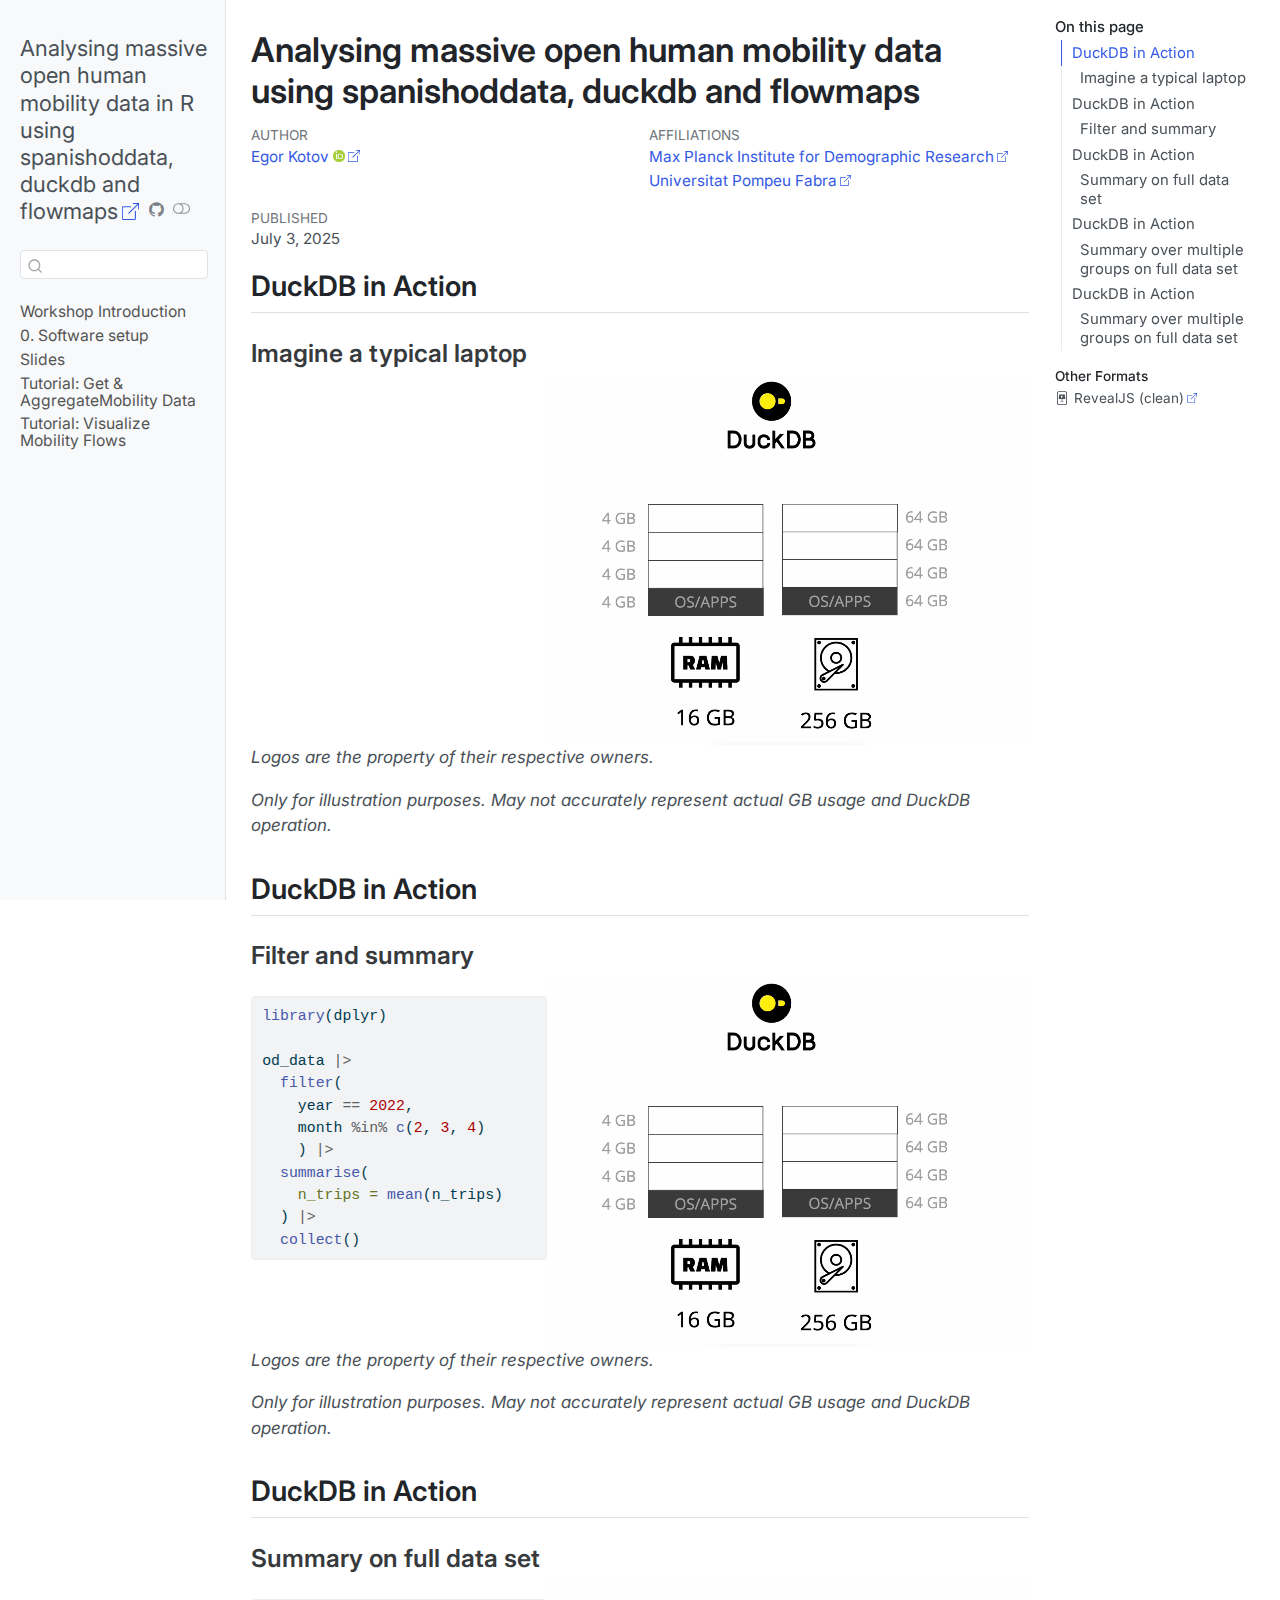
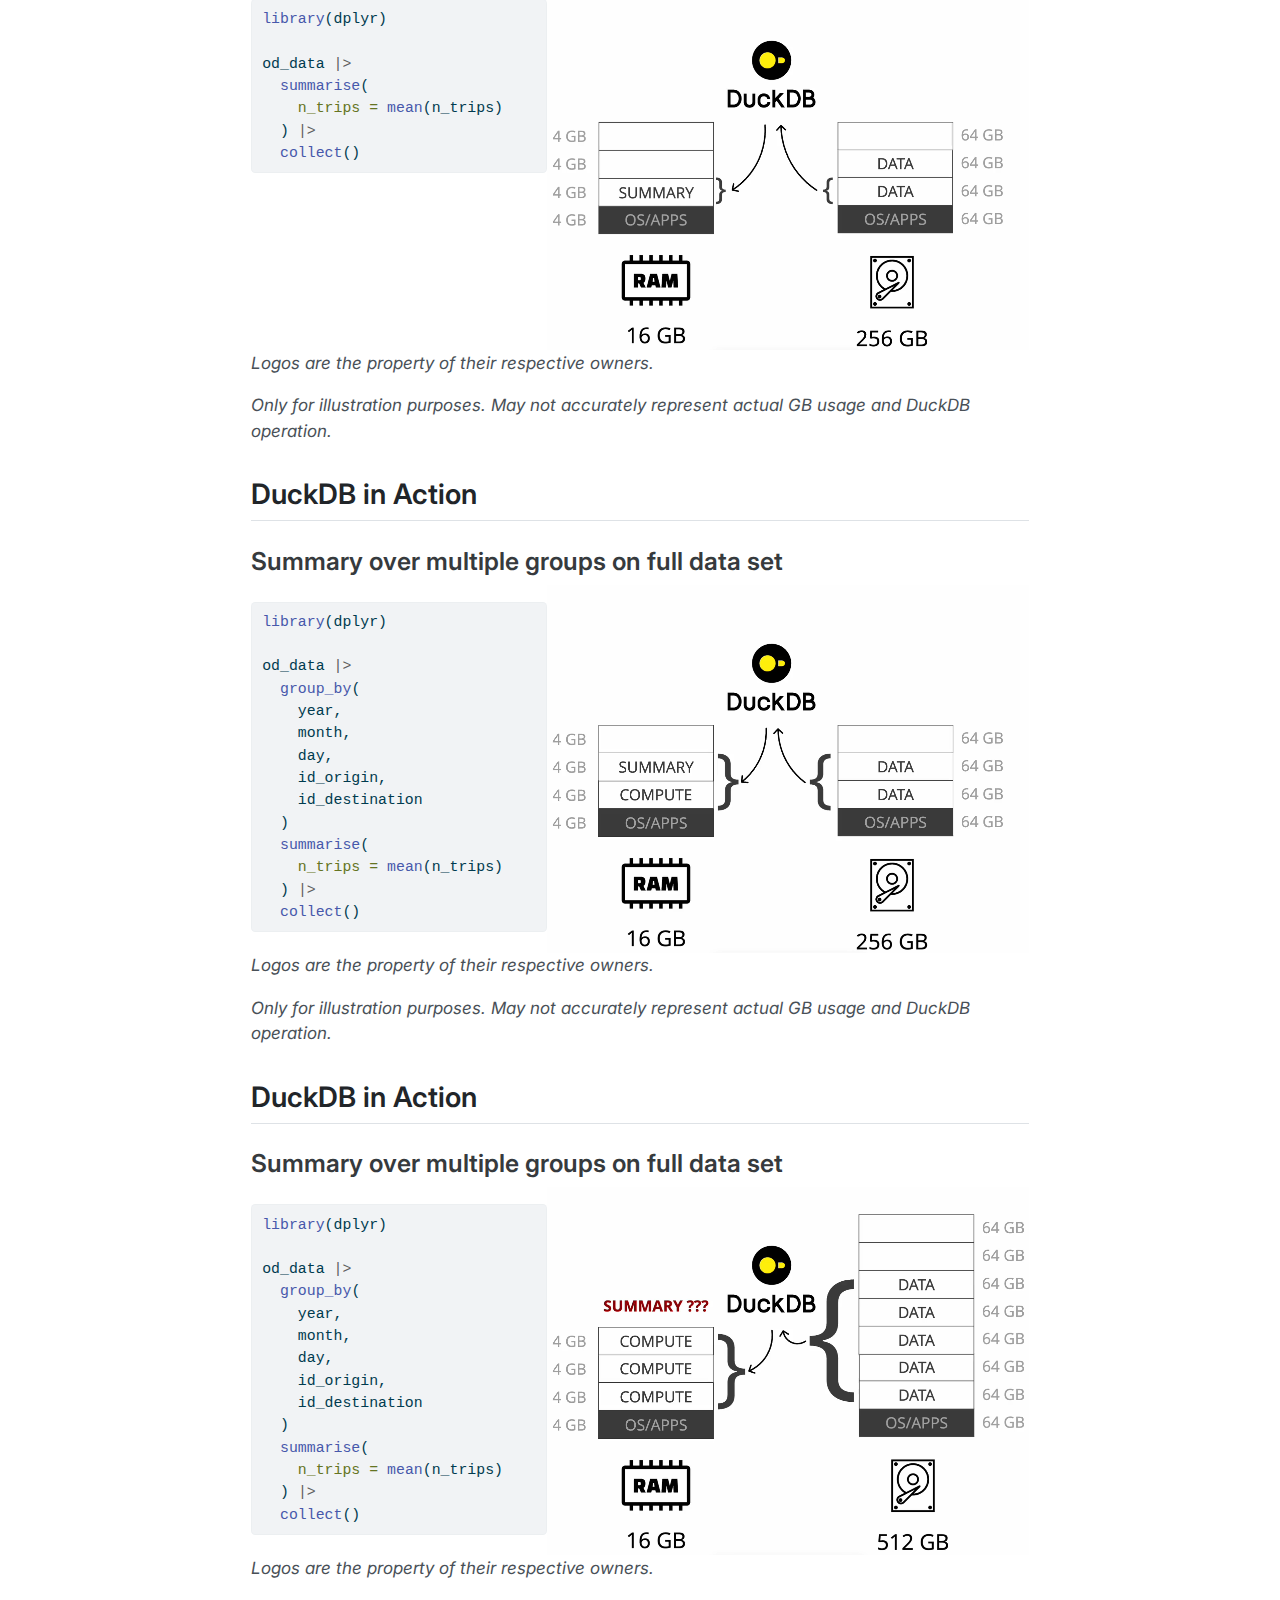
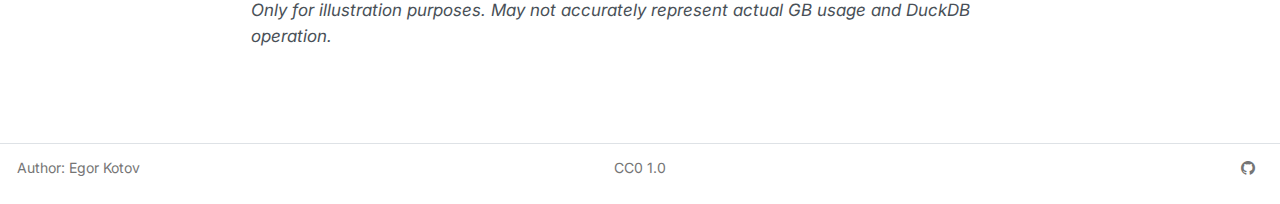
<file: slides-test.html>
<!DOCTYPE html>
<html xmlns="http://www.w3.org/1999/xhtml" lang="en" xml:lang="en"><head>

<meta charset="utf-8">
<meta name="generator" content="quarto-1.7.32">

<meta name="viewport" content="width=device-width, initial-scale=1.0, user-scalable=yes">

<meta name="dcterms.date" content="2025-07-03">

<title>Analysing massive open human mobility data using spanishoddata, duckdb and flowmaps – Analysing massive open human mobility data in R using spanishoddata, duckdb and flowmaps</title>
<style>
code{white-space: pre-wrap;}
span.smallcaps{font-variant: small-caps;}
div.columns{display: flex; gap: min(4vw, 1.5em);}
div.column{flex: auto; overflow-x: auto;}
div.hanging-indent{margin-left: 1.5em; text-indent: -1.5em;}
ul.task-list{list-style: none;}
ul.task-list li input[type="checkbox"] {
  width: 0.8em;
  margin: 0 0.8em 0.2em -1em; /* quarto-specific, see https://github.com/quarto-dev/quarto-cli/issues/4556 */ 
  vertical-align: middle;
}
/* CSS for syntax highlighting */
html { -webkit-text-size-adjust: 100%; }
pre > code.sourceCode { white-space: pre; position: relative; }
pre > code.sourceCode > span { display: inline-block; line-height: 1.25; }
pre > code.sourceCode > span:empty { height: 1.2em; }
.sourceCode { overflow: visible; }
code.sourceCode > span { color: inherit; text-decoration: inherit; }
div.sourceCode { margin: 1em 0; }
pre.sourceCode { margin: 0; }
@media screen {
div.sourceCode { overflow: auto; }
}
@media print {
pre > code.sourceCode { white-space: pre-wrap; }
pre > code.sourceCode > span { text-indent: -5em; padding-left: 5em; }
}
pre.numberSource code
  { counter-reset: source-line 0; }
pre.numberSource code > span
  { position: relative; left: -4em; counter-increment: source-line; }
pre.numberSource code > span > a:first-child::before
  { content: counter(source-line);
    position: relative; left: -1em; text-align: right; vertical-align: baseline;
    border: none; display: inline-block;
    -webkit-touch-callout: none; -webkit-user-select: none;
    -khtml-user-select: none; -moz-user-select: none;
    -ms-user-select: none; user-select: none;
    padding: 0 4px; width: 4em;
  }
pre.numberSource { margin-left: 3em;  padding-left: 4px; }
div.sourceCode
  {   }
@media screen {
pre > code.sourceCode > span > a:first-child::before { text-decoration: underline; }
}
</style>


<script src="site_libs/quarto-nav/quarto-nav.js"></script>
<script src="site_libs/quarto-nav/headroom.min.js"></script>
<script src="site_libs/clipboard/clipboard.min.js"></script>
<script src="site_libs/quarto-search/autocomplete.umd.js"></script>
<script src="site_libs/quarto-search/fuse.min.js"></script>
<script src="site_libs/quarto-search/quarto-search.js"></script>
<meta name="quarto:offset" content="./">
<script src="site_libs/quarto-html/quarto.js" type="module"></script>
<script src="site_libs/quarto-html/tabsets/tabsets.js" type="module"></script>
<script src="site_libs/quarto-html/popper.min.js"></script>
<script src="site_libs/quarto-html/tippy.umd.min.js"></script>
<script src="site_libs/quarto-html/anchor.min.js"></script>
<link href="site_libs/quarto-html/tippy.css" rel="stylesheet">
<link href="site_libs/quarto-html/quarto-syntax-highlighting-37eea08aefeeee20ff55810ff984fec1.css" rel="stylesheet" class="quarto-color-scheme" id="quarto-text-highlighting-styles">
<link href="site_libs/quarto-html/quarto-syntax-highlighting-dark-2fef5ea3f8957b3e4ecc936fc74692ca.css" rel="stylesheet" class="quarto-color-scheme quarto-color-alternate" id="quarto-text-highlighting-styles">
<link href="site_libs/quarto-html/quarto-syntax-highlighting-37eea08aefeeee20ff55810ff984fec1.css" rel="stylesheet" class="quarto-color-scheme-extra" id="quarto-text-highlighting-styles">
<script src="site_libs/bootstrap/bootstrap.min.js"></script>
<link href="site_libs/bootstrap/bootstrap-icons.css" rel="stylesheet">
<link href="site_libs/bootstrap/bootstrap-9eac9ec5b75d11343e859bb5f378e619.min.css" rel="stylesheet" append-hash="true" class="quarto-color-scheme" id="quarto-bootstrap" data-mode="light">
<link href="site_libs/bootstrap/bootstrap-dark-9c7c7b52b14ab2c94e6c8eb6a97cc12c.min.css" rel="stylesheet" append-hash="true" class="quarto-color-scheme quarto-color-alternate" id="quarto-bootstrap" data-mode="dark">
<link href="site_libs/bootstrap/bootstrap-9eac9ec5b75d11343e859bb5f378e619.min.css" rel="stylesheet" append-hash="true" class="quarto-color-scheme-extra" id="quarto-bootstrap" data-mode="light">
<script id="quarto-search-options" type="application/json">{
  "location": "sidebar",
  "copy-button": false,
  "collapse-after": 3,
  "panel-placement": "start",
  "type": "textbox",
  "limit": 50,
  "keyboard-shortcut": [
    "f",
    "/",
    "s"
  ],
  "show-item-context": false,
  "language": {
    "search-no-results-text": "No results",
    "search-matching-documents-text": "matching documents",
    "search-copy-link-title": "Copy link to search",
    "search-hide-matches-text": "Hide additional matches",
    "search-more-match-text": "more match in this document",
    "search-more-matches-text": "more matches in this document",
    "search-clear-button-title": "Clear",
    "search-text-placeholder": "",
    "search-detached-cancel-button-title": "Cancel",
    "search-submit-button-title": "Submit",
    "search-label": "Search"
  }
}</script>


<link rel="stylesheet" href="styles.css">
<meta property="og:title" content="Mobility Flows and Accessibility Using R and Big Open Data">
<meta property="og:description" content="Workshop on Mobility Flows and Accessibility Using R and Big Open Data, IC2S2 2025 conference, Norrköping, Sweden, July 21, 2025. Tutors: Egor Kotov &amp; Johannes Mast. This workshop will teach you how to use the R package spanishoddata to access open human mobility data and how to aggregate it with duckdb. We will also explore how to visualize mobility flows and accessibility using R package flowmapper and flowmapblue.">
<meta property="og:image" content="https://www.ekotov.pro/agit-2025-spanishoddata/media/card.png">
<meta property="og:site_name" content="Analysing massive open human mobility data in R using spanishoddata, duckdb and flowmaps">
<meta property="og:image:alt" content="Workshop on Mobility Flows and Accessibility Using R and Big Open Data, IC2S2 2025 conference, Norrköping, Sweden, July 21, 2025. Tutors: Egor Kotov &amp; Johannes Mast">
<meta property="og:image:height" content="900">
<meta property="og:image:width" content="1600">
</head>

<body class="nav-sidebar docked quarto-light"><script id="quarto-html-before-body" type="application/javascript">
    const toggleBodyColorMode = (bsSheetEl) => {
      const mode = bsSheetEl.getAttribute("data-mode");
      const bodyEl = window.document.querySelector("body");
      if (mode === "dark") {
        bodyEl.classList.add("quarto-dark");
        bodyEl.classList.remove("quarto-light");
      } else {
        bodyEl.classList.add("quarto-light");
        bodyEl.classList.remove("quarto-dark");
      }
    }
    const toggleBodyColorPrimary = () => {
      const bsSheetEl = window.document.querySelector("link#quarto-bootstrap:not([rel=disabled-stylesheet])");
      if (bsSheetEl) {
        toggleBodyColorMode(bsSheetEl);
      }
    }
    const setColorSchemeToggle = (alternate) => {
      const toggles = window.document.querySelectorAll('.quarto-color-scheme-toggle');
      for (let i=0; i < toggles.length; i++) {
        const toggle = toggles[i];
        if (toggle) {
          if (alternate) {
            toggle.classList.add("alternate");
          } else {
            toggle.classList.remove("alternate");
          }
        }
      }
    };
    const toggleColorMode = (alternate) => {
      // Switch the stylesheets
      const primaryStylesheets = window.document.querySelectorAll('link.quarto-color-scheme:not(.quarto-color-alternate)');
      const alternateStylesheets = window.document.querySelectorAll('link.quarto-color-scheme.quarto-color-alternate');
      manageTransitions('#quarto-margin-sidebar .nav-link', false);
      if (alternate) {
        // note: dark is layered on light, we don't disable primary!
        enableStylesheet(alternateStylesheets);
        for (const sheetNode of alternateStylesheets) {
          if (sheetNode.id === "quarto-bootstrap") {
            toggleBodyColorMode(sheetNode);
          }
        }
      } else {
        disableStylesheet(alternateStylesheets);
        enableStylesheet(primaryStylesheets)
        toggleBodyColorPrimary();
      }
      manageTransitions('#quarto-margin-sidebar .nav-link', true);
      // Switch the toggles
      setColorSchemeToggle(alternate)
      // Hack to workaround the fact that safari doesn't
      // properly recolor the scrollbar when toggling (#1455)
      if (navigator.userAgent.indexOf('Safari') > 0 && navigator.userAgent.indexOf('Chrome') == -1) {
        manageTransitions("body", false);
        window.scrollTo(0, 1);
        setTimeout(() => {
          window.scrollTo(0, 0);
          manageTransitions("body", true);
        }, 40);
      }
    }
    const disableStylesheet = (stylesheets) => {
      for (let i=0; i < stylesheets.length; i++) {
        const stylesheet = stylesheets[i];
        stylesheet.rel = 'disabled-stylesheet';
      }
    }
    const enableStylesheet = (stylesheets) => {
      for (let i=0; i < stylesheets.length; i++) {
        const stylesheet = stylesheets[i];
        if(stylesheet.rel !== 'stylesheet') { // for Chrome, which will still FOUC without this check
          stylesheet.rel = 'stylesheet';
        }
      }
    }
    const manageTransitions = (selector, allowTransitions) => {
      const els = window.document.querySelectorAll(selector);
      for (let i=0; i < els.length; i++) {
        const el = els[i];
        if (allowTransitions) {
          el.classList.remove('notransition');
        } else {
          el.classList.add('notransition');
        }
      }
    }
    const isFileUrl = () => {
      return window.location.protocol === 'file:';
    }
    const hasAlternateSentinel = () => {
      let styleSentinel = getColorSchemeSentinel();
      if (styleSentinel !== null) {
        return styleSentinel === "alternate";
      } else {
        return false;
      }
    }
    const setStyleSentinel = (alternate) => {
      const value = alternate ? "alternate" : "default";
      if (!isFileUrl()) {
        window.localStorage.setItem("quarto-color-scheme", value);
      } else {
        localAlternateSentinel = value;
      }
    }
    const getColorSchemeSentinel = () => {
      if (!isFileUrl()) {
        const storageValue = window.localStorage.getItem("quarto-color-scheme");
        return storageValue != null ? storageValue : localAlternateSentinel;
      } else {
        return localAlternateSentinel;
      }
    }
    const toggleGiscusIfUsed = (isAlternate, darkModeDefault) => {
      const baseTheme = document.querySelector('#giscus-base-theme')?.value ?? 'light';
      const alternateTheme = document.querySelector('#giscus-alt-theme')?.value ?? 'dark';
      let newTheme = '';
      if(authorPrefersDark) {
        newTheme = isAlternate ? baseTheme : alternateTheme;
      } else {
        newTheme = isAlternate ? alternateTheme : baseTheme;
      }
      const changeGiscusTheme = () => {
        // From: https://github.com/giscus/giscus/issues/336
        const sendMessage = (message) => {
          const iframe = document.querySelector('iframe.giscus-frame');
          if (!iframe) return;
          iframe.contentWindow.postMessage({ giscus: message }, 'https://giscus.app');
        }
        sendMessage({
          setConfig: {
            theme: newTheme
          }
        });
      }
      const isGiscussLoaded = window.document.querySelector('iframe.giscus-frame') !== null;
      if (isGiscussLoaded) {
        changeGiscusTheme();
      }
    };
    const authorPrefersDark = false;
    const darkModeDefault = authorPrefersDark;
      document.querySelector('link#quarto-text-highlighting-styles.quarto-color-scheme-extra').rel = 'disabled-stylesheet';
      document.querySelector('link#quarto-bootstrap.quarto-color-scheme-extra').rel = 'disabled-stylesheet';
    let localAlternateSentinel = darkModeDefault ? 'alternate' : 'default';
    // Dark / light mode switch
    window.quartoToggleColorScheme = () => {
      // Read the current dark / light value
      let toAlternate = !hasAlternateSentinel();
      toggleColorMode(toAlternate);
      setStyleSentinel(toAlternate);
      toggleGiscusIfUsed(toAlternate, darkModeDefault);
      window.dispatchEvent(new Event('resize'));
    };
    // Switch to dark mode if need be
    if (hasAlternateSentinel()) {
      toggleColorMode(true);
    } else {
      toggleColorMode(false);
    }
  </script>

<div id="quarto-search-results"></div>
  <header id="quarto-header" class="headroom fixed-top">
  <nav class="quarto-secondary-nav">
    <div class="container-fluid d-flex">
      <button type="button" class="quarto-btn-toggle btn" data-bs-toggle="collapse" role="button" data-bs-target=".quarto-sidebar-collapse-item" aria-controls="quarto-sidebar" aria-expanded="false" aria-label="Toggle sidebar navigation" onclick="if (window.quartoToggleHeadroom) { window.quartoToggleHeadroom(); }">
        <i class="bi bi-layout-text-sidebar-reverse"></i>
      </button>
        <nav class="quarto-page-breadcrumbs" aria-label="breadcrumb"><ol class="breadcrumb"><li class="breadcrumb-item">
      Analysing massive open human mobility data in R using spanishoddata, duckdb and flowmaps
      </li></ol></nav>
        <a class="flex-grow-1" role="navigation" data-bs-toggle="collapse" data-bs-target=".quarto-sidebar-collapse-item" aria-controls="quarto-sidebar" aria-expanded="false" aria-label="Toggle sidebar navigation" onclick="if (window.quartoToggleHeadroom) { window.quartoToggleHeadroom(); }">      
        </a>
      <button type="button" class="btn quarto-search-button" aria-label="Search" onclick="window.quartoOpenSearch();">
        <i class="bi bi-search"></i>
      </button>
    </div>
  </nav>
</header>
<!-- content -->
<div id="quarto-content" class="quarto-container page-columns page-rows-contents page-layout-article">
<!-- sidebar -->
  <nav id="quarto-sidebar" class="sidebar collapse collapse-horizontal quarto-sidebar-collapse-item sidebar-navigation docked overflow-auto">
    <div class="pt-lg-2 mt-2 text-left sidebar-header">
    <div class="sidebar-title mb-0 py-0">
      <a href="./">Analysing massive open human mobility data in R using spanishoddata, duckdb and flowmaps</a> 
        <div class="sidebar-tools-main">
    <a href="https://github.com/e-kotov/agit-2025-spanishoddata" title="Github" class="quarto-navigation-tool px-1" aria-label="Github"><i class="bi bi-github"></i></a>
  <a href="" class="quarto-color-scheme-toggle quarto-navigation-tool  px-1" onclick="window.quartoToggleColorScheme(); return false;" title="Toggle dark mode"><i class="bi"></i></a>
</div>
    </div>
      </div>
        <div class="mt-2 flex-shrink-0 align-items-center">
        <div class="sidebar-search">
        <div id="quarto-search" class="" title="Search"></div>
        </div>
        </div>
    <div class="sidebar-menu-container"> 
    <ul class="list-unstyled mt-1">
        <li class="sidebar-item">
  <div class="sidebar-item-container"> 
  <a href="./index.html" class="sidebar-item-text sidebar-link">
 <span class="menu-text">Workshop Introduction</span></a>
  </div>
</li>
        <li class="sidebar-item">
  <div class="sidebar-item-container"> 
  <a href="./0-software-setup.html" class="sidebar-item-text sidebar-link">
 <span class="menu-text">0. Software setup</span></a>
  </div>
</li>
        <li class="sidebar-item">
  <div class="sidebar-item-container"> 
  <a href="./slides-container.html" class="sidebar-item-text sidebar-link">
 <span class="menu-text">Slides</span></a>
  </div>
</li>
        <li class="sidebar-item">
  <div class="sidebar-item-container"> 
  <a href="./1-mobility-data.html" class="sidebar-item-text sidebar-link">
 <span class="menu-text">Tutorial: Get &amp; AggregateMobility Data</span></a>
  </div>
</li>
        <li class="sidebar-item">
  <div class="sidebar-item-container"> 
  <a href="./2-mobility-flows.qmd" class="sidebar-item-text sidebar-link">
 <span class="menu-text">Tutorial: Visualize Mobility Flows</span></a>
  </div>
</li>
    </ul>
    </div>
</nav>
<div id="quarto-sidebar-glass" class="quarto-sidebar-collapse-item" data-bs-toggle="collapse" data-bs-target=".quarto-sidebar-collapse-item"></div>
<!-- margin-sidebar -->
    <div id="quarto-margin-sidebar" class="sidebar margin-sidebar">
        <nav id="TOC" role="doc-toc" class="toc-active" data-toc-expanded="4">
    <h2 id="toc-title">On this page</h2>
   
  <ul>
  <li><a href="#duckdb-in-action" id="toc-duckdb-in-action" class="nav-link active" data-scroll-target="#duckdb-in-action">DuckDB in Action</a>
  <ul>
  <li><a href="#imagine-a-typical-laptop" id="toc-imagine-a-typical-laptop" class="nav-link" data-scroll-target="#imagine-a-typical-laptop">Imagine a typical laptop</a></li>
  </ul></li>
  <li><a href="#duckdb-in-action-1" id="toc-duckdb-in-action-1" class="nav-link" data-scroll-target="#duckdb-in-action-1">DuckDB in Action</a>
  <ul>
  <li><a href="#filter-and-summary" id="toc-filter-and-summary" class="nav-link" data-scroll-target="#filter-and-summary">Filter and summary</a></li>
  </ul></li>
  <li><a href="#duckdb-in-action-2" id="toc-duckdb-in-action-2" class="nav-link" data-scroll-target="#duckdb-in-action-2">DuckDB in Action</a>
  <ul>
  <li><a href="#summary-on-full-data-set" id="toc-summary-on-full-data-set" class="nav-link" data-scroll-target="#summary-on-full-data-set">Summary on full data set</a></li>
  </ul></li>
  <li><a href="#duckdb-in-action-3" id="toc-duckdb-in-action-3" class="nav-link" data-scroll-target="#duckdb-in-action-3">DuckDB in Action</a>
  <ul>
  <li><a href="#summary-over-multiple-groups-on-full-data-set" id="toc-summary-over-multiple-groups-on-full-data-set" class="nav-link" data-scroll-target="#summary-over-multiple-groups-on-full-data-set">Summary over multiple groups on full data set</a></li>
  </ul></li>
  <li><a href="#duckdb-in-action-4" id="toc-duckdb-in-action-4" class="nav-link" data-scroll-target="#duckdb-in-action-4">DuckDB in Action</a>
  <ul>
  <li><a href="#summary-over-multiple-groups-on-full-data-set-1" id="toc-summary-over-multiple-groups-on-full-data-set-1" class="nav-link" data-scroll-target="#summary-over-multiple-groups-on-full-data-set-1">Summary over multiple groups on full data set</a></li>
  </ul></li>
  </ul>
<div class="quarto-alternate-formats"><h2>Other Formats</h2><ul><li><a href="slides-test.html"><i class="bi bi-file-slides"></i>RevealJS (clean)</a></li></ul></div></nav>
    </div>
<!-- main -->
<main class="content" id="quarto-document-content">


<header id="title-block-header" class="quarto-title-block default">
<div class="quarto-title">
<h1 class="title">Analysing massive open human mobility data using spanishoddata, duckdb and flowmaps</h1>
</div>


<div class="quarto-title-meta-author">
  <div class="quarto-title-meta-heading">Author</div>
  <div class="quarto-title-meta-heading">Affiliations</div>
  
    <div class="quarto-title-meta-contents">
    <p class="author"><a href="https://www.ekotov.pro/">Egor Kotov</a> <a href="https://orcid.org/0000-0001-6690-5345" class="quarto-title-author-orcid"> <img src="[data-uri]"></a></p>
  </div>
  <div class="quarto-title-meta-contents">
        <p class="affiliation">
            <a href="https://www.demogr.mpg.de/en">
            Max Planck Institute for Demographic Research
            </a>
          </p>
        <p class="affiliation">
            <a href="https://www.upf.edu/en/web/politiques/home">
            Universitat Pompeu Fabra
            </a>
          </p>
      </div>
  </div>

<div class="quarto-title-meta">

      
    <div>
    <div class="quarto-title-meta-heading">Published</div>
    <div class="quarto-title-meta-contents">
      <p class="date">July 3, 2025</p>
    </div>
  </div>
  
    
  </div>
  


</header>


<section id="duckdb-in-action" class="level2" data-auto-animate="true">
<h2 data-auto-animate="true" class="anchored" data-anchor-id="duckdb-in-action">DuckDB in Action</h2>
<section id="imagine-a-typical-laptop" class="level3">
<h3 class="anchored" data-anchor-id="imagine-a-typical-laptop">Imagine a typical laptop</h3>
<div class="columns">
<div class="column" style="width:38%;">

</div><div class="column" style="width:62%;">
<video width="100%" style="display: block; margin: 0 auto;" data-muted="" .fragment="">
<source src="media/duckdb-0-1.mp4" type="video/mp4">
</video>
</div>
</div>
<div class="footer">
<p><em>Logos are the property of their respective owners.</em></p>
<p><em>Only for illustration purposes. May not accurately represent actual GB usage and DuckDB operation.</em></p>
</div>
</section>
</section>
<section id="duckdb-in-action-1" class="level2" data-auto-animate="true">
<h2 data-auto-animate="true" class="anchored" data-anchor-id="duckdb-in-action-1">DuckDB in Action</h2>
<section id="filter-and-summary" class="level3">
<h3 class="anchored" data-anchor-id="filter-and-summary">Filter and summary</h3>
<div class="columns">
<div class="column" style="width:38%;">
<div class="sourceCode" id="cb1" data-id="code-duck"><pre class="sourceCode r code-with-copy"><code class="sourceCode r"><span id="cb1-1"><a href="#cb1-1" aria-hidden="true" tabindex="-1"></a><span class="fu">library</span>(dplyr)</span>
<span id="cb1-2"><a href="#cb1-2" aria-hidden="true" tabindex="-1"></a></span>
<span id="cb1-3"><a href="#cb1-3" aria-hidden="true" tabindex="-1"></a>od_data <span class="sc">|&gt;</span></span>
<span id="cb1-4"><a href="#cb1-4" aria-hidden="true" tabindex="-1"></a>  <span class="fu">filter</span>(</span>
<span id="cb1-5"><a href="#cb1-5" aria-hidden="true" tabindex="-1"></a>    year <span class="sc">==</span> <span class="dv">2022</span>,</span>
<span id="cb1-6"><a href="#cb1-6" aria-hidden="true" tabindex="-1"></a>    month <span class="sc">%in%</span> <span class="fu">c</span>(<span class="dv">2</span>, <span class="dv">3</span>, <span class="dv">4</span>)</span>
<span id="cb1-7"><a href="#cb1-7" aria-hidden="true" tabindex="-1"></a>    ) <span class="sc">|&gt;</span></span>
<span id="cb1-8"><a href="#cb1-8" aria-hidden="true" tabindex="-1"></a>  <span class="fu">summarise</span>(</span>
<span id="cb1-9"><a href="#cb1-9" aria-hidden="true" tabindex="-1"></a>    <span class="at">n_trips =</span> <span class="fu">mean</span>(n_trips)</span>
<span id="cb1-10"><a href="#cb1-10" aria-hidden="true" tabindex="-1"></a>  ) <span class="sc">|&gt;</span></span>
<span id="cb1-11"><a href="#cb1-11" aria-hidden="true" tabindex="-1"></a>  <span class="fu">collect</span>()</span></code><button title="Copy to Clipboard" class="code-copy-button"><i class="bi"></i></button></pre></div>
</div><div class="column" style="width:62%;">
<video width="100%" style="display: block; margin: 0 auto;" data-muted="" data-autoplay="" .fragment="">
<source src="media/duckdb-0-1.mp4" type="video/mp4">
</video>
</div>
</div>
<div class="footer">
<p><em>Logos are the property of their respective owners.</em></p>
<p><em>Only for illustration purposes. May not accurately represent actual GB usage and DuckDB operation.</em></p>
</div>
</section>
</section>
<section id="duckdb-in-action-2" class="level2" data-auto-animate="true">
<h2 data-auto-animate="true" class="anchored" data-anchor-id="duckdb-in-action-2">DuckDB in Action</h2>
<section id="summary-on-full-data-set" class="level3">
<h3 class="anchored" data-anchor-id="summary-on-full-data-set">Summary on full data set</h3>
<div class="columns">
<div class="column" style="width:38%;">
<div class="sourceCode" id="cb2" data-id="code-duck"><pre class="sourceCode r code-with-copy"><code class="sourceCode r"><span id="cb2-1"><a href="#cb2-1" aria-hidden="true" tabindex="-1"></a><span class="fu">library</span>(dplyr)</span>
<span id="cb2-2"><a href="#cb2-2" aria-hidden="true" tabindex="-1"></a></span>
<span id="cb2-3"><a href="#cb2-3" aria-hidden="true" tabindex="-1"></a>od_data <span class="sc">|&gt;</span></span>
<span id="cb2-4"><a href="#cb2-4" aria-hidden="true" tabindex="-1"></a>  <span class="fu">summarise</span>(</span>
<span id="cb2-5"><a href="#cb2-5" aria-hidden="true" tabindex="-1"></a>    <span class="at">n_trips =</span> <span class="fu">mean</span>(n_trips)</span>
<span id="cb2-6"><a href="#cb2-6" aria-hidden="true" tabindex="-1"></a>  ) <span class="sc">|&gt;</span></span>
<span id="cb2-7"><a href="#cb2-7" aria-hidden="true" tabindex="-1"></a>  <span class="fu">collect</span>()</span></code><button title="Copy to Clipboard" class="code-copy-button"><i class="bi"></i></button></pre></div>
</div><div class="column" style="width:62%;">
<video width="100%" style="display: block; margin: 0 auto;" data-muted="" data-autoplay="" .fragment="">
<source src="media/duckdb-1-2.mp4" type="video/mp4">
</video>
</div>
</div>
<div class="footer">
<p><em>Logos are the property of their respective owners.</em></p>
<p><em>Only for illustration purposes. May not accurately represent actual GB usage and DuckDB operation.</em></p>
</div>
</section>
</section>
<section id="duckdb-in-action-3" class="level2" data-auto-animate="true">
<h2 data-auto-animate="true" class="anchored" data-anchor-id="duckdb-in-action-3">DuckDB in Action</h2>
<section id="summary-over-multiple-groups-on-full-data-set" class="level3">
<h3 class="anchored" data-anchor-id="summary-over-multiple-groups-on-full-data-set">Summary over multiple groups on full data set</h3>
<div class="columns">
<div class="column" style="width:38%;">
<div class="sourceCode" id="cb3" data-id="code-duck"><pre class="sourceCode r code-with-copy"><code class="sourceCode r"><span id="cb3-1"><a href="#cb3-1" aria-hidden="true" tabindex="-1"></a><span class="fu">library</span>(dplyr)</span>
<span id="cb3-2"><a href="#cb3-2" aria-hidden="true" tabindex="-1"></a></span>
<span id="cb3-3"><a href="#cb3-3" aria-hidden="true" tabindex="-1"></a>od_data <span class="sc">|&gt;</span></span>
<span id="cb3-4"><a href="#cb3-4" aria-hidden="true" tabindex="-1"></a>  <span class="fu">group_by</span>(</span>
<span id="cb3-5"><a href="#cb3-5" aria-hidden="true" tabindex="-1"></a>    year,</span>
<span id="cb3-6"><a href="#cb3-6" aria-hidden="true" tabindex="-1"></a>    month,</span>
<span id="cb3-7"><a href="#cb3-7" aria-hidden="true" tabindex="-1"></a>    day,</span>
<span id="cb3-8"><a href="#cb3-8" aria-hidden="true" tabindex="-1"></a>    id_origin,</span>
<span id="cb3-9"><a href="#cb3-9" aria-hidden="true" tabindex="-1"></a>    id_destination</span>
<span id="cb3-10"><a href="#cb3-10" aria-hidden="true" tabindex="-1"></a>  )</span>
<span id="cb3-11"><a href="#cb3-11" aria-hidden="true" tabindex="-1"></a>  <span class="fu">summarise</span>(</span>
<span id="cb3-12"><a href="#cb3-12" aria-hidden="true" tabindex="-1"></a>    <span class="at">n_trips =</span> <span class="fu">mean</span>(n_trips)</span>
<span id="cb3-13"><a href="#cb3-13" aria-hidden="true" tabindex="-1"></a>  ) <span class="sc">|&gt;</span></span>
<span id="cb3-14"><a href="#cb3-14" aria-hidden="true" tabindex="-1"></a>  <span class="fu">collect</span>()</span></code><button title="Copy to Clipboard" class="code-copy-button"><i class="bi"></i></button></pre></div>
</div><div class="column" style="width:62%;">
<video width="100%" style="display: block; margin: 0 auto;" data-muted="" data-autoplay="">
<source src="media/duckdb-2-3.mp4" type="video/mp4">
</video>
</div>
</div>
<div class="footer">
<p><em>Logos are the property of their respective owners.</em></p>
<p><em>Only for illustration purposes. May not accurately represent actual GB usage and DuckDB operation.</em></p>
</div>
</section>
</section>
<section id="duckdb-in-action-4" class="level2">
<h2 class="anchored" data-anchor-id="duckdb-in-action-4">DuckDB in Action</h2>
<section id="summary-over-multiple-groups-on-full-data-set-1" class="level3">
<h3 class="anchored" data-anchor-id="summary-over-multiple-groups-on-full-data-set-1">Summary over multiple groups on full data set</h3>
<div class="columns">
<div class="column" style="width:38%;">
<div class="sourceCode" id="cb4" data-id="code-duck"><pre class="sourceCode r code-with-copy"><code class="sourceCode r"><span id="cb4-1"><a href="#cb4-1" aria-hidden="true" tabindex="-1"></a><span class="fu">library</span>(dplyr)</span>
<span id="cb4-2"><a href="#cb4-2" aria-hidden="true" tabindex="-1"></a></span>
<span id="cb4-3"><a href="#cb4-3" aria-hidden="true" tabindex="-1"></a>od_data <span class="sc">|&gt;</span></span>
<span id="cb4-4"><a href="#cb4-4" aria-hidden="true" tabindex="-1"></a>  <span class="fu">group_by</span>(</span>
<span id="cb4-5"><a href="#cb4-5" aria-hidden="true" tabindex="-1"></a>    year,</span>
<span id="cb4-6"><a href="#cb4-6" aria-hidden="true" tabindex="-1"></a>    month,</span>
<span id="cb4-7"><a href="#cb4-7" aria-hidden="true" tabindex="-1"></a>    day,</span>
<span id="cb4-8"><a href="#cb4-8" aria-hidden="true" tabindex="-1"></a>    id_origin,</span>
<span id="cb4-9"><a href="#cb4-9" aria-hidden="true" tabindex="-1"></a>    id_destination</span>
<span id="cb4-10"><a href="#cb4-10" aria-hidden="true" tabindex="-1"></a>  )</span>
<span id="cb4-11"><a href="#cb4-11" aria-hidden="true" tabindex="-1"></a>  <span class="fu">summarise</span>(</span>
<span id="cb4-12"><a href="#cb4-12" aria-hidden="true" tabindex="-1"></a>    <span class="at">n_trips =</span> <span class="fu">mean</span>(n_trips)</span>
<span id="cb4-13"><a href="#cb4-13" aria-hidden="true" tabindex="-1"></a>  ) <span class="sc">|&gt;</span></span>
<span id="cb4-14"><a href="#cb4-14" aria-hidden="true" tabindex="-1"></a>  <span class="fu">collect</span>()</span></code><button title="Copy to Clipboard" class="code-copy-button"><i class="bi"></i></button></pre></div>
</div><div class="column" style="width:62%;">
<video width="100%" style="display: block; margin: 0 auto;" data-muted="" data-autoplay="">
<source src="media/duckdb-3-4.mp4" type="video/mp4">
</video>
</div>
</div>
<div class="footer">
<p><em>Logos are the property of their respective owners.</em></p>
<p><em>Only for illustration purposes. May not accurately represent actual GB usage and DuckDB operation.</em></p>
</div>


</section>
</section>

</main> <!-- /main -->
<script id="quarto-html-after-body" type="application/javascript">
  window.document.addEventListener("DOMContentLoaded", function (event) {
    // Ensure there is a toggle, if there isn't float one in the top right
    if (window.document.querySelector('.quarto-color-scheme-toggle') === null) {
      const a = window.document.createElement('a');
      a.classList.add('top-right');
      a.classList.add('quarto-color-scheme-toggle');
      a.href = "";
      a.onclick = function() { try { window.quartoToggleColorScheme(); } catch {} return false; };
      const i = window.document.createElement("i");
      i.classList.add('bi');
      a.appendChild(i);
      window.document.body.appendChild(a);
    }
    setColorSchemeToggle(hasAlternateSentinel())
    const icon = "";
    const anchorJS = new window.AnchorJS();
    anchorJS.options = {
      placement: 'right',
      icon: icon
    };
    anchorJS.add('.anchored');
    const isCodeAnnotation = (el) => {
      for (const clz of el.classList) {
        if (clz.startsWith('code-annotation-')) {                     
          return true;
        }
      }
      return false;
    }
    const onCopySuccess = function(e) {
      // button target
      const button = e.trigger;
      // don't keep focus
      button.blur();
      // flash "checked"
      button.classList.add('code-copy-button-checked');
      var currentTitle = button.getAttribute("title");
      button.setAttribute("title", "Copied!");
      let tooltip;
      if (window.bootstrap) {
        button.setAttribute("data-bs-toggle", "tooltip");
        button.setAttribute("data-bs-placement", "left");
        button.setAttribute("data-bs-title", "Copied!");
        tooltip = new bootstrap.Tooltip(button, 
          { trigger: "manual", 
            customClass: "code-copy-button-tooltip",
            offset: [0, -8]});
        tooltip.show();    
      }
      setTimeout(function() {
        if (tooltip) {
          tooltip.hide();
          button.removeAttribute("data-bs-title");
          button.removeAttribute("data-bs-toggle");
          button.removeAttribute("data-bs-placement");
        }
        button.setAttribute("title", currentTitle);
        button.classList.remove('code-copy-button-checked');
      }, 1000);
      // clear code selection
      e.clearSelection();
    }
    const getTextToCopy = function(trigger) {
        const codeEl = trigger.previousElementSibling.cloneNode(true);
        for (const childEl of codeEl.children) {
          if (isCodeAnnotation(childEl)) {
            childEl.remove();
          }
        }
        return codeEl.innerText;
    }
    const clipboard = new window.ClipboardJS('.code-copy-button:not([data-in-quarto-modal])', {
      text: getTextToCopy
    });
    clipboard.on('success', onCopySuccess);
    if (window.document.getElementById('quarto-embedded-source-code-modal')) {
      const clipboardModal = new window.ClipboardJS('.code-copy-button[data-in-quarto-modal]', {
        text: getTextToCopy,
        container: window.document.getElementById('quarto-embedded-source-code-modal')
      });
      clipboardModal.on('success', onCopySuccess);
    }
      var localhostRegex = new RegExp(/^(?:http|https):\/\/localhost\:?[0-9]*\//);
      var mailtoRegex = new RegExp(/^mailto:/);
        var filterRegex = new RegExp("ekotov\.pro");
      var isInternal = (href) => {
          return filterRegex.test(href) || localhostRegex.test(href) || mailtoRegex.test(href);
      }
      // Inspect non-navigation links and adorn them if external
     var links = window.document.querySelectorAll('a[href]:not(.nav-link):not(.navbar-brand):not(.toc-action):not(.sidebar-link):not(.sidebar-item-toggle):not(.pagination-link):not(.no-external):not([aria-hidden]):not(.dropdown-item):not(.quarto-navigation-tool):not(.about-link)');
      for (var i=0; i<links.length; i++) {
        const link = links[i];
        if (!isInternal(link.href)) {
          // undo the damage that might have been done by quarto-nav.js in the case of
          // links that we want to consider external
          if (link.dataset.originalHref !== undefined) {
            link.href = link.dataset.originalHref;
          }
            // target, if specified
            link.setAttribute("target", "_blank");
            if (link.getAttribute("rel") === null) {
              link.setAttribute("rel", "noopener");
            }
            // default icon
            link.classList.add("external");
        }
      }
    function tippyHover(el, contentFn, onTriggerFn, onUntriggerFn) {
      const config = {
        allowHTML: true,
        maxWidth: 500,
        delay: 100,
        arrow: false,
        appendTo: function(el) {
            return el.parentElement;
        },
        interactive: true,
        interactiveBorder: 10,
        theme: 'quarto',
        placement: 'bottom-start',
      };
      if (contentFn) {
        config.content = contentFn;
      }
      if (onTriggerFn) {
        config.onTrigger = onTriggerFn;
      }
      if (onUntriggerFn) {
        config.onUntrigger = onUntriggerFn;
      }
      window.tippy(el, config); 
    }
    const noterefs = window.document.querySelectorAll('a[role="doc-noteref"]');
    for (var i=0; i<noterefs.length; i++) {
      const ref = noterefs[i];
      tippyHover(ref, function() {
        // use id or data attribute instead here
        let href = ref.getAttribute('data-footnote-href') || ref.getAttribute('href');
        try { href = new URL(href).hash; } catch {}
        const id = href.replace(/^#\/?/, "");
        const note = window.document.getElementById(id);
        if (note) {
          return note.innerHTML;
        } else {
          return "";
        }
      });
    }
    const xrefs = window.document.querySelectorAll('a.quarto-xref');
    const processXRef = (id, note) => {
      // Strip column container classes
      const stripColumnClz = (el) => {
        el.classList.remove("page-full", "page-columns");
        if (el.children) {
          for (const child of el.children) {
            stripColumnClz(child);
          }
        }
      }
      stripColumnClz(note)
      if (id === null || id.startsWith('sec-')) {
        // Special case sections, only their first couple elements
        const container = document.createElement("div");
        if (note.children && note.children.length > 2) {
          container.appendChild(note.children[0].cloneNode(true));
          for (let i = 1; i < note.children.length; i++) {
            const child = note.children[i];
            if (child.tagName === "P" && child.innerText === "") {
              continue;
            } else {
              container.appendChild(child.cloneNode(true));
              break;
            }
          }
          if (window.Quarto?.typesetMath) {
            window.Quarto.typesetMath(container);
          }
          return container.innerHTML
        } else {
          if (window.Quarto?.typesetMath) {
            window.Quarto.typesetMath(note);
          }
          return note.innerHTML;
        }
      } else {
        // Remove any anchor links if they are present
        const anchorLink = note.querySelector('a.anchorjs-link');
        if (anchorLink) {
          anchorLink.remove();
        }
        if (window.Quarto?.typesetMath) {
          window.Quarto.typesetMath(note);
        }
        if (note.classList.contains("callout")) {
          return note.outerHTML;
        } else {
          return note.innerHTML;
        }
      }
    }
    for (var i=0; i<xrefs.length; i++) {
      const xref = xrefs[i];
      tippyHover(xref, undefined, function(instance) {
        instance.disable();
        let url = xref.getAttribute('href');
        let hash = undefined; 
        if (url.startsWith('#')) {
          hash = url;
        } else {
          try { hash = new URL(url).hash; } catch {}
        }
        if (hash) {
          const id = hash.replace(/^#\/?/, "");
          const note = window.document.getElementById(id);
          if (note !== null) {
            try {
              const html = processXRef(id, note.cloneNode(true));
              instance.setContent(html);
            } finally {
              instance.enable();
              instance.show();
            }
          } else {
            // See if we can fetch this
            fetch(url.split('#')[0])
            .then(res => res.text())
            .then(html => {
              const parser = new DOMParser();
              const htmlDoc = parser.parseFromString(html, "text/html");
              const note = htmlDoc.getElementById(id);
              if (note !== null) {
                const html = processXRef(id, note);
                instance.setContent(html);
              } 
            }).finally(() => {
              instance.enable();
              instance.show();
            });
          }
        } else {
          // See if we can fetch a full url (with no hash to target)
          // This is a special case and we should probably do some content thinning / targeting
          fetch(url)
          .then(res => res.text())
          .then(html => {
            const parser = new DOMParser();
            const htmlDoc = parser.parseFromString(html, "text/html");
            const note = htmlDoc.querySelector('main.content');
            if (note !== null) {
              // This should only happen for chapter cross references
              // (since there is no id in the URL)
              // remove the first header
              if (note.children.length > 0 && note.children[0].tagName === "HEADER") {
                note.children[0].remove();
              }
              const html = processXRef(null, note);
              instance.setContent(html);
            } 
          }).finally(() => {
            instance.enable();
            instance.show();
          });
        }
      }, function(instance) {
      });
    }
        let selectedAnnoteEl;
        const selectorForAnnotation = ( cell, annotation) => {
          let cellAttr = 'data-code-cell="' + cell + '"';
          let lineAttr = 'data-code-annotation="' +  annotation + '"';
          const selector = 'span[' + cellAttr + '][' + lineAttr + ']';
          return selector;
        }
        const selectCodeLines = (annoteEl) => {
          const doc = window.document;
          const targetCell = annoteEl.getAttribute("data-target-cell");
          const targetAnnotation = annoteEl.getAttribute("data-target-annotation");
          const annoteSpan = window.document.querySelector(selectorForAnnotation(targetCell, targetAnnotation));
          const lines = annoteSpan.getAttribute("data-code-lines").split(",");
          const lineIds = lines.map((line) => {
            return targetCell + "-" + line;
          })
          let top = null;
          let height = null;
          let parent = null;
          if (lineIds.length > 0) {
              //compute the position of the single el (top and bottom and make a div)
              const el = window.document.getElementById(lineIds[0]);
              top = el.offsetTop;
              height = el.offsetHeight;
              parent = el.parentElement.parentElement;
            if (lineIds.length > 1) {
              const lastEl = window.document.getElementById(lineIds[lineIds.length - 1]);
              const bottom = lastEl.offsetTop + lastEl.offsetHeight;
              height = bottom - top;
            }
            if (top !== null && height !== null && parent !== null) {
              // cook up a div (if necessary) and position it 
              let div = window.document.getElementById("code-annotation-line-highlight");
              if (div === null) {
                div = window.document.createElement("div");
                div.setAttribute("id", "code-annotation-line-highlight");
                div.style.position = 'absolute';
                parent.appendChild(div);
              }
              div.style.top = top - 2 + "px";
              div.style.height = height + 4 + "px";
              div.style.left = 0;
              let gutterDiv = window.document.getElementById("code-annotation-line-highlight-gutter");
              if (gutterDiv === null) {
                gutterDiv = window.document.createElement("div");
                gutterDiv.setAttribute("id", "code-annotation-line-highlight-gutter");
                gutterDiv.style.position = 'absolute';
                const codeCell = window.document.getElementById(targetCell);
                const gutter = codeCell.querySelector('.code-annotation-gutter');
                gutter.appendChild(gutterDiv);
              }
              gutterDiv.style.top = top - 2 + "px";
              gutterDiv.style.height = height + 4 + "px";
            }
            selectedAnnoteEl = annoteEl;
          }
        };
        const unselectCodeLines = () => {
          const elementsIds = ["code-annotation-line-highlight", "code-annotation-line-highlight-gutter"];
          elementsIds.forEach((elId) => {
            const div = window.document.getElementById(elId);
            if (div) {
              div.remove();
            }
          });
          selectedAnnoteEl = undefined;
        };
          // Handle positioning of the toggle
      window.addEventListener(
        "resize",
        throttle(() => {
          elRect = undefined;
          if (selectedAnnoteEl) {
            selectCodeLines(selectedAnnoteEl);
          }
        }, 10)
      );
      function throttle(fn, ms) {
      let throttle = false;
      let timer;
        return (...args) => {
          if(!throttle) { // first call gets through
              fn.apply(this, args);
              throttle = true;
          } else { // all the others get throttled
              if(timer) clearTimeout(timer); // cancel #2
              timer = setTimeout(() => {
                fn.apply(this, args);
                timer = throttle = false;
              }, ms);
          }
        };
      }
        // Attach click handler to the DT
        const annoteDls = window.document.querySelectorAll('dt[data-target-cell]');
        for (const annoteDlNode of annoteDls) {
          annoteDlNode.addEventListener('click', (event) => {
            const clickedEl = event.target;
            if (clickedEl !== selectedAnnoteEl) {
              unselectCodeLines();
              const activeEl = window.document.querySelector('dt[data-target-cell].code-annotation-active');
              if (activeEl) {
                activeEl.classList.remove('code-annotation-active');
              }
              selectCodeLines(clickedEl);
              clickedEl.classList.add('code-annotation-active');
            } else {
              // Unselect the line
              unselectCodeLines();
              clickedEl.classList.remove('code-annotation-active');
            }
          });
        }
    const findCites = (el) => {
      const parentEl = el.parentElement;
      if (parentEl) {
        const cites = parentEl.dataset.cites;
        if (cites) {
          return {
            el,
            cites: cites.split(' ')
          };
        } else {
          return findCites(el.parentElement)
        }
      } else {
        return undefined;
      }
    };
    var bibliorefs = window.document.querySelectorAll('a[role="doc-biblioref"]');
    for (var i=0; i<bibliorefs.length; i++) {
      const ref = bibliorefs[i];
      const citeInfo = findCites(ref);
      if (citeInfo) {
        tippyHover(citeInfo.el, function() {
          var popup = window.document.createElement('div');
          citeInfo.cites.forEach(function(cite) {
            var citeDiv = window.document.createElement('div');
            citeDiv.classList.add('hanging-indent');
            citeDiv.classList.add('csl-entry');
            var biblioDiv = window.document.getElementById('ref-' + cite);
            if (biblioDiv) {
              citeDiv.innerHTML = biblioDiv.innerHTML;
            }
            popup.appendChild(citeDiv);
          });
          return popup.innerHTML;
        });
      }
    }
  });
  </script>
</div> <!-- /content -->
<footer class="footer">
  <div class="nav-footer">
    <div class="nav-footer-left">
<p>Author: Egor Kotov</p>
</div>   
    <div class="nav-footer-center">
      <ul class="footer-items list-unstyled">
    <li class="nav-item">
    <a class="nav-link" href="./license.html">
<p>CC0 1.0</p>
</a>
  </li>  
</ul>
    </div>
    <div class="nav-footer-right">
      <ul class="footer-items list-unstyled">
    <li class="nav-item compact">
    <a class="nav-link active" href="https://github.com/e-kotov/agit-2025-spanishoddata" aria-current="page">
      <i class="bi bi-github" role="img">
</i> 
    </a>
  </li>  
</ul>
    </div>
  </div>
</footer>




</body></html>
</file>
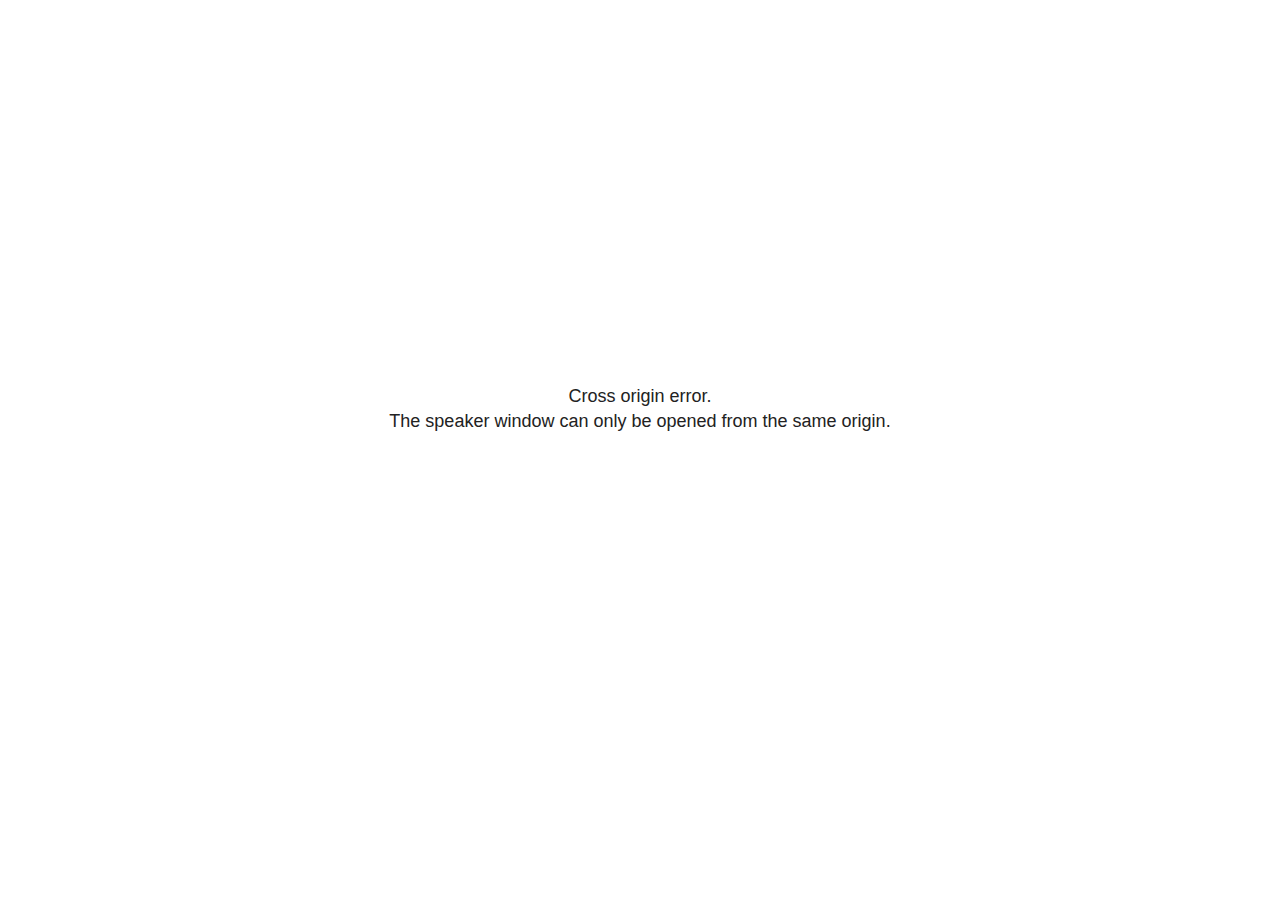
<file: site_libs/revealjs/plugin/notes/speaker-view.html>
<!--
	NOTE: You need to build the notes plugin after making changes to this file.
-->
<html lang="en">
	<head>
		<meta charset="utf-8">

		<title>reveal.js - Speaker View</title>

		<style>
			body {
				font-family: Helvetica;
				font-size: 18px;
			}

			#current-slide,
			#upcoming-slide,
			#speaker-controls {
				padding: 6px;
				box-sizing: border-box;
				-moz-box-sizing: border-box;
			}

			#current-slide iframe,
			#upcoming-slide iframe {
				width: 100%;
				height: 100%;
				border: 1px solid #ddd;
			}

			#current-slide .label,
			#upcoming-slide .label {
				position: absolute;
				top: 10px;
				left: 10px;
				z-index: 2;
			}

			#connection-status {
				position: absolute;
				top: 0;
				left: 0;
				width: 100%;
				height: 100%;
				z-index: 20;
				padding: 30% 20% 20% 20%;
				font-size: 18px;
				color: #222;
				background: #fff;
				text-align: center;
				box-sizing: border-box;
				line-height: 1.4;
			}

			.overlay-element {
				height: 34px;
				line-height: 34px;
				padding: 0 10px;
				text-shadow: none;
				background: rgba( 220, 220, 220, 0.8 );
				color: #222;
				font-size: 14px;
			}

			.overlay-element.interactive:hover {
				background: rgba( 220, 220, 220, 1 );
			}

			#current-slide {
				position: absolute;
				width: 60%;
				height: 100%;
				top: 0;
				left: 0;
				padding-right: 0;
			}

			#upcoming-slide {
				position: absolute;
				width: 40%;
				height: 40%;
				right: 0;
				top: 0;
			}

			/* Speaker controls */
			#speaker-controls {
				position: absolute;
				top: 40%;
				right: 0;
				width: 40%;
				height: 60%;
				overflow: auto;
				font-size: 18px;
			}

				.speaker-controls-time.hidden,
				.speaker-controls-notes.hidden {
					display: none;
				}

				.speaker-controls-time .label,
				.speaker-controls-pace .label,
				.speaker-controls-notes .label {
					text-transform: uppercase;
					font-weight: normal;
					font-size: 0.66em;
					color: #666;
					margin: 0;
				}

				.speaker-controls-time, .speaker-controls-pace {
					border-bottom: 1px solid rgba( 200, 200, 200, 0.5 );
					margin-bottom: 10px;
					padding: 10px 16px;
					padding-bottom: 20px;
					cursor: pointer;
				}

				.speaker-controls-time .reset-button {
					opacity: 0;
					float: right;
					color: #666;
					text-decoration: none;
				}
				.speaker-controls-time:hover .reset-button {
					opacity: 1;
				}

				.speaker-controls-time .timer,
				.speaker-controls-time .clock {
					width: 50%;
				}

				.speaker-controls-time .timer,
				.speaker-controls-time .clock,
				.speaker-controls-time .pacing .hours-value,
				.speaker-controls-time .pacing .minutes-value,
				.speaker-controls-time .pacing .seconds-value {
					font-size: 1.9em;
				}

				.speaker-controls-time .timer {
					float: left;
				}

				.speaker-controls-time .clock {
					float: right;
					text-align: right;
				}

				.speaker-controls-time span.mute {
					opacity: 0.3;
				}

				.speaker-controls-time .pacing-title {
					margin-top: 5px;
				}

				.speaker-controls-time .pacing.ahead {
					color: blue;
				}

				.speaker-controls-time .pacing.on-track {
					color: green;
				}

				.speaker-controls-time .pacing.behind {
					color: red;
				}

				.speaker-controls-notes {
					padding: 10px 16px;
				}

				.speaker-controls-notes .value {
					margin-top: 5px;
					line-height: 1.4;
					font-size: 1.2em;
				}

			/* Layout selector */
			#speaker-layout {
				position: absolute;
				top: 10px;
				right: 10px;
				color: #222;
				z-index: 10;
			}
				#speaker-layout select {
					position: absolute;
					width: 100%;
					height: 100%;
					top: 0;
					left: 0;
					border: 0;
					box-shadow: 0;
					cursor: pointer;
					opacity: 0;

					font-size: 1em;
					background-color: transparent;

					-moz-appearance: none;
					-webkit-appearance: none;
					-webkit-tap-highlight-color: rgba(0, 0, 0, 0);
				}

				#speaker-layout select:focus {
					outline: none;
					box-shadow: none;
				}

			.clear {
				clear: both;
			}

			/* Speaker layout: Wide */
			body[data-speaker-layout="wide"] #current-slide,
			body[data-speaker-layout="wide"] #upcoming-slide {
				width: 50%;
				height: 45%;
				padding: 6px;
			}

			body[data-speaker-layout="wide"] #current-slide {
				top: 0;
				left: 0;
			}

			body[data-speaker-layout="wide"] #upcoming-slide {
				top: 0;
				left: 50%;
			}

			body[data-speaker-layout="wide"] #speaker-controls {
				top: 45%;
				left: 0;
				width: 100%;
				height: 50%;
				font-size: 1.25em;
			}

			/* Speaker layout: Tall */
			body[data-speaker-layout="tall"] #current-slide,
			body[data-speaker-layout="tall"] #upcoming-slide {
				width: 45%;
				height: 50%;
				padding: 6px;
			}

			body[data-speaker-layout="tall"] #current-slide {
				top: 0;
				left: 0;
			}

			body[data-speaker-layout="tall"] #upcoming-slide {
				top: 50%;
				left: 0;
			}

			body[data-speaker-layout="tall"] #speaker-controls {
				padding-top: 40px;
				top: 0;
				left: 45%;
				width: 55%;
				height: 100%;
				font-size: 1.25em;
			}

			/* Speaker layout: Notes only */
			body[data-speaker-layout="notes-only"] #current-slide,
			body[data-speaker-layout="notes-only"] #upcoming-slide {
				display: none;
			}

			body[data-speaker-layout="notes-only"] #speaker-controls {
				padding-top: 40px;
				top: 0;
				left: 0;
				width: 100%;
				height: 100%;
				font-size: 1.25em;
			}

			@media screen and (max-width: 1080px) {
				body[data-speaker-layout="default"] #speaker-controls {
					font-size: 16px;
				}
			}

			@media screen and (max-width: 900px) {
				body[data-speaker-layout="default"] #speaker-controls {
					font-size: 14px;
				}
			}

			@media screen and (max-width: 800px) {
				body[data-speaker-layout="default"] #speaker-controls {
					font-size: 12px;
				}
			}

		</style>
	</head>

	<body>

		<div id="connection-status">Loading speaker view...</div>

		<div id="current-slide"></div>
		<div id="upcoming-slide"><span class="overlay-element label">Upcoming</span></div>
		<div id="speaker-controls">
			<div class="speaker-controls-time">
				<h4 class="label">Time <span class="reset-button">Click to Reset</span></h4>
				<div class="clock">
					<span class="clock-value">0:00 AM</span>
				</div>
				<div class="timer">
					<span class="hours-value">00</span><span class="minutes-value">:00</span><span class="seconds-value">:00</span>
				</div>
				<div class="clear"></div>

				<h4 class="label pacing-title" style="display: none">Pacing – Time to finish current slide</h4>
				<div class="pacing" style="display: none">
					<span class="hours-value">00</span><span class="minutes-value">:00</span><span class="seconds-value">:00</span>
				</div>
			</div>

			<div class="speaker-controls-notes hidden">
				<h4 class="label">Notes</h4>
				<div class="value"></div>
			</div>
		</div>
		<div id="speaker-layout" class="overlay-element interactive">
			<span class="speaker-layout-label"></span>
			<select class="speaker-layout-dropdown"></select>
		</div>

		<script>

			(function() {

				var notes,
					notesValue,
					currentState,
					currentSlide,
					upcomingSlide,
					layoutLabel,
					layoutDropdown,
					pendingCalls = {},
					lastRevealApiCallId = 0,
					connected = false

				var connectionStatus = document.querySelector( '#connection-status' );

				var SPEAKER_LAYOUTS = {
					'default': 'Default',
					'wide': 'Wide',
					'tall': 'Tall',
					'notes-only': 'Notes only'
				};

				setupLayout();

				let openerOrigin;

				try {
					openerOrigin = window.opener.location.origin;
				}
				catch ( error ) { console.warn( error ) }

				// In order to prevent XSS, the speaker view will only run if its
				// opener has the same origin as itself
				if( window.location.origin !== openerOrigin ) {
					connectionStatus.innerHTML = 'Cross origin error.<br>The speaker window can only be opened from the same origin.';
					return;
				}

				var connectionTimeout = setTimeout( function() {
					connectionStatus.innerHTML = 'Error connecting to main window.<br>Please try closing and reopening the speaker view.';
				}, 5000 );

				window.addEventListener( 'message', function( event ) {

					// Validate the origin of all messages to avoid parsing messages
					// that aren't meant for us. Ignore when running off file:// so
					// that the speaker view continues to work without a web server.
					if( window.location.origin !== event.origin && window.location.origin !== 'file://' ) {
						return
					}

					clearTimeout( connectionTimeout );
					connectionStatus.style.display = 'none';

					var data = JSON.parse( event.data );

					// The overview mode is only useful to the reveal.js instance
					// where navigation occurs so we don't sync it
					if( data.state ) delete data.state.overview;

					// Messages sent by the notes plugin inside of the main window
					if( data && data.namespace === 'reveal-notes' ) {
						if( data.type === 'connect' ) {
							handleConnectMessage( data );
						}
						else if( data.type === 'state' ) {
							handleStateMessage( data );
						}
						else if( data.type === 'return' ) {
							pendingCalls[data.callId](data.result);
							delete pendingCalls[data.callId];
						}
					}
					// Messages sent by the reveal.js inside of the current slide preview
					else if( data && data.namespace === 'reveal' ) {
						if( /ready/.test( data.eventName ) ) {
							// Send a message back to notify that the handshake is complete
							window.opener.postMessage( JSON.stringify({ namespace: 'reveal-notes', type: 'connected'} ), '*' );
						}
						else if( /slidechanged|fragmentshown|fragmenthidden|paused|resumed/.test( data.eventName ) && currentState !== JSON.stringify( data.state ) ) {

							dispatchStateToMainWindow( data.state );

						}
					}

				} );

				/**
				 * Updates the presentation in the main window to match the state
				 * of the presentation in the notes window.
				 */
				const dispatchStateToMainWindow = debounce(( state ) => {
					window.opener.postMessage( JSON.stringify({ method: 'setState', args: [ state ]} ), '*' );
				}, 500);

				/**
				 * Asynchronously calls the Reveal.js API of the main frame.
				 */
				function callRevealApi( methodName, methodArguments, callback ) {

					var callId = ++lastRevealApiCallId;
					pendingCalls[callId] = callback;
					window.opener.postMessage( JSON.stringify( {
						namespace: 'reveal-notes',
						type: 'call',
						callId: callId,
						methodName: methodName,
						arguments: methodArguments
					} ), '*' );

				}

				/**
				 * Called when the main window is trying to establish a
				 * connection.
				 */
				function handleConnectMessage( data ) {

					if( connected === false ) {
						connected = true;

						setupIframes( data );
						setupKeyboard();
						setupNotes();
						setupTimer();
						setupHeartbeat();
					}

				}

				/**
				 * Called when the main window sends an updated state.
				 */
				function handleStateMessage( data ) {

					// Store the most recently set state to avoid circular loops
					// applying the same state
					currentState = JSON.stringify( data.state );

					// No need for updating the notes in case of fragment changes
					if ( data.notes ) {
						notes.classList.remove( 'hidden' );
						notesValue.style.whiteSpace = data.whitespace;
						if( data.markdown ) {
							notesValue.innerHTML = marked( data.notes );
						}
						else {
							notesValue.innerHTML = data.notes;
						}
					}
					else {
						notes.classList.add( 'hidden' );
					}

					// Update the note slides
					currentSlide.contentWindow.postMessage( JSON.stringify({ method: 'setState', args: [ data.state ] }), '*' );
					upcomingSlide.contentWindow.postMessage( JSON.stringify({ method: 'setState', args: [ data.state ] }), '*' );
					upcomingSlide.contentWindow.postMessage( JSON.stringify({ method: 'next' }), '*' );

				}

				// Limit to max one state update per X ms
				handleStateMessage = debounce( handleStateMessage, 200 );

				/**
				 * Forward keyboard events to the current slide window.
				 * This enables keyboard events to work even if focus
				 * isn't set on the current slide iframe.
				 *
				 * Block F5 default handling, it reloads and disconnects
				 * the speaker notes window.
				 */
				function setupKeyboard() {

					document.addEventListener( 'keydown', function( event ) {
						if( event.keyCode === 116 || ( event.metaKey && event.keyCode === 82 ) ) {
							event.preventDefault();
							return false;
						}
						currentSlide.contentWindow.postMessage( JSON.stringify({ method: 'triggerKey', args: [ event.keyCode ] }), '*' );
					} );

				}

				/**
				 * Creates the preview iframes.
				 */
				function setupIframes( data ) {

					var params = [
						'receiver',
						'progress=false',
						'history=false',
						'transition=none',
						'autoSlide=0',
						'backgroundTransition=none'
					].join( '&' );

					var urlSeparator = /\?/.test(data.url) ? '&' : '?';
					var hash = '#/' + data.state.indexh + '/' + data.state.indexv;
					var currentURL = data.url + urlSeparator + params + '&scrollActivationWidth=false&postMessageEvents=true' + hash;
					var upcomingURL = data.url + urlSeparator + params + '&scrollActivationWidth=false&controls=false' + hash;

					currentSlide = document.createElement( 'iframe' );
					currentSlide.setAttribute( 'width', 1280 );
					currentSlide.setAttribute( 'height', 1024 );
					currentSlide.setAttribute( 'src', currentURL );
					document.querySelector( '#current-slide' ).appendChild( currentSlide );

					upcomingSlide = document.createElement( 'iframe' );
					upcomingSlide.setAttribute( 'width', 640 );
					upcomingSlide.setAttribute( 'height', 512 );
					upcomingSlide.setAttribute( 'src', upcomingURL );
					document.querySelector( '#upcoming-slide' ).appendChild( upcomingSlide );

				}

				/**
				 * Setup the notes UI.
				 */
				function setupNotes() {

					notes = document.querySelector( '.speaker-controls-notes' );
					notesValue = document.querySelector( '.speaker-controls-notes .value' );

				}

				/**
				 * We send out a heartbeat at all times to ensure we can
				 * reconnect with the main presentation window after reloads.
				 */
				function setupHeartbeat() {

					setInterval( () => {
						window.opener.postMessage( JSON.stringify({ namespace: 'reveal-notes', type: 'heartbeat'} ), '*' );
					}, 1000 );

				}

				function getTimings( callback ) {

					callRevealApi( 'getSlidesAttributes', [], function ( slideAttributes ) {
						callRevealApi( 'getConfig', [], function ( config ) {
							var totalTime = config.totalTime;
							var minTimePerSlide = config.minimumTimePerSlide || 0;
							var defaultTiming = config.defaultTiming;
							if ((defaultTiming == null) && (totalTime == null)) {
								callback(null);
								return;
							}
							// Setting totalTime overrides defaultTiming
							if (totalTime) {
								defaultTiming = 0;
							}
							var timings = [];
							for ( var i in slideAttributes ) {
								var slide = slideAttributes[ i ];
								var timing = defaultTiming;
								if( slide.hasOwnProperty( 'data-timing' )) {
									var t = slide[ 'data-timing' ];
									timing = parseInt(t);
									if( isNaN(timing) ) {
										console.warn("Could not parse timing '" + t + "' of slide " + i + "; using default of " + defaultTiming);
										timing = defaultTiming;
									}
								}
								timings.push(timing);
							}
							if ( totalTime ) {
								// After we've allocated time to individual slides, we summarize it and
								// subtract it from the total time
								var remainingTime = totalTime - timings.reduce( function(a, b) { return a + b; }, 0 );
								// The remaining time is divided by the number of slides that have 0 seconds
								// allocated at the moment, giving the average time-per-slide on the remaining slides
								var remainingSlides = (timings.filter( function(x) { return x == 0 }) ).length
								var timePerSlide = Math.round( remainingTime / remainingSlides, 0 )
								// And now we replace every zero-value timing with that average
								timings = timings.map( function(x) { return (x==0 ? timePerSlide : x) } );
							}
							var slidesUnderMinimum = timings.filter( function(x) { return (x < minTimePerSlide) } ).length
							if ( slidesUnderMinimum ) {
								message = "The pacing time for " + slidesUnderMinimum + " slide(s) is under the configured minimum of " + minTimePerSlide + " seconds. Check the data-timing attribute on individual slides, or consider increasing the totalTime or minimumTimePerSlide configuration options (or removing some slides).";
								alert(message);
							}
							callback( timings );
						} );
					} );

				}

				/**
				 * Return the number of seconds allocated for presenting
				 * all slides up to and including this one.
				 */
				function getTimeAllocated( timings, callback ) {

					callRevealApi( 'getSlidePastCount', [], function ( currentSlide ) {
						var allocated = 0;
						for (var i in timings.slice(0, currentSlide + 1)) {
							allocated += timings[i];
						}
						callback( allocated );
					} );

				}

				/**
				 * Create the timer and clock and start updating them
				 * at an interval.
				 */
				function setupTimer() {

					var start = new Date(),
					timeEl = document.querySelector( '.speaker-controls-time' ),
					clockEl = timeEl.querySelector( '.clock-value' ),
					hoursEl = timeEl.querySelector( '.hours-value' ),
					minutesEl = timeEl.querySelector( '.minutes-value' ),
					secondsEl = timeEl.querySelector( '.seconds-value' ),
					pacingTitleEl = timeEl.querySelector( '.pacing-title' ),
					pacingEl = timeEl.querySelector( '.pacing' ),
					pacingHoursEl = pacingEl.querySelector( '.hours-value' ),
					pacingMinutesEl = pacingEl.querySelector( '.minutes-value' ),
					pacingSecondsEl = pacingEl.querySelector( '.seconds-value' );

					var timings = null;
					getTimings( function ( _timings ) {

						timings = _timings;
						if (_timings !== null) {
							pacingTitleEl.style.removeProperty('display');
							pacingEl.style.removeProperty('display');
						}

						// Update once directly
						_updateTimer();

						// Then update every second
						setInterval( _updateTimer, 1000 );

					} );


					function _resetTimer() {

						if (timings == null) {
							start = new Date();
							_updateTimer();
						}
						else {
							// Reset timer to beginning of current slide
							getTimeAllocated( timings, function ( slideEndTimingSeconds ) {
								var slideEndTiming = slideEndTimingSeconds * 1000;
								callRevealApi( 'getSlidePastCount', [], function ( currentSlide ) {
									var currentSlideTiming = timings[currentSlide] * 1000;
									var previousSlidesTiming = slideEndTiming - currentSlideTiming;
									var now = new Date();
									start = new Date(now.getTime() - previousSlidesTiming);
									_updateTimer();
								} );
							} );
						}

					}

					timeEl.addEventListener( 'click', function() {
						_resetTimer();
						return false;
					} );

					function _displayTime( hrEl, minEl, secEl, time) {

						var sign = Math.sign(time) == -1 ? "-" : "";
						time = Math.abs(Math.round(time / 1000));
						var seconds = time % 60;
						var minutes = Math.floor( time / 60 ) % 60 ;
						var hours = Math.floor( time / ( 60 * 60 )) ;
						hrEl.innerHTML = sign + zeroPadInteger( hours );
						if (hours == 0) {
							hrEl.classList.add( 'mute' );
						}
						else {
							hrEl.classList.remove( 'mute' );
						}
						minEl.innerHTML = ':' + zeroPadInteger( minutes );
						if (hours == 0 && minutes == 0) {
							minEl.classList.add( 'mute' );
						}
						else {
							minEl.classList.remove( 'mute' );
						}
						secEl.innerHTML = ':' + zeroPadInteger( seconds );
					}

					function _updateTimer() {

						var diff, hours, minutes, seconds,
						now = new Date();

						diff = now.getTime() - start.getTime();

						clockEl.innerHTML = now.toLocaleTimeString( 'en-US', { hour12: true, hour: '2-digit', minute:'2-digit' } );
						_displayTime( hoursEl, minutesEl, secondsEl, diff );
						if (timings !== null) {
							_updatePacing(diff);
						}

					}

					function _updatePacing(diff) {

						getTimeAllocated( timings, function ( slideEndTimingSeconds ) {
							var slideEndTiming = slideEndTimingSeconds * 1000;

							callRevealApi( 'getSlidePastCount', [], function ( currentSlide ) {
								var currentSlideTiming = timings[currentSlide] * 1000;
								var timeLeftCurrentSlide = slideEndTiming - diff;
								if (timeLeftCurrentSlide < 0) {
									pacingEl.className = 'pacing behind';
								}
								else if (timeLeftCurrentSlide < currentSlideTiming) {
									pacingEl.className = 'pacing on-track';
								}
								else {
									pacingEl.className = 'pacing ahead';
								}
								_displayTime( pacingHoursEl, pacingMinutesEl, pacingSecondsEl, timeLeftCurrentSlide );
							} );
						} );
					}

				}

				/**
				 * Sets up the speaker view layout and layout selector.
				 */
				function setupLayout() {

					layoutDropdown = document.querySelector( '.speaker-layout-dropdown' );
					layoutLabel = document.querySelector( '.speaker-layout-label' );

					// Render the list of available layouts
					for( var id in SPEAKER_LAYOUTS ) {
						var option = document.createElement( 'option' );
						option.setAttribute( 'value', id );
						option.textContent = SPEAKER_LAYOUTS[ id ];
						layoutDropdown.appendChild( option );
					}

					// Monitor the dropdown for changes
					layoutDropdown.addEventListener( 'change', function( event ) {

						setLayout( layoutDropdown.value );

					}, false );

					// Restore any currently persisted layout
					setLayout( getLayout() );

				}

				/**
				 * Sets a new speaker view layout. The layout is persisted
				 * in local storage.
				 */
				function setLayout( value ) {

					var title = SPEAKER_LAYOUTS[ value ];

					layoutLabel.innerHTML = 'Layout' + ( title ? ( ': ' + title ) : '' );
					layoutDropdown.value = value;

					document.body.setAttribute( 'data-speaker-layout', value );

					// Persist locally
					if( supportsLocalStorage() ) {
						window.localStorage.setItem( 'reveal-speaker-layout', value );
					}

				}

				/**
				 * Returns the ID of the most recently set speaker layout
				 * or our default layout if none has been set.
				 */
				function getLayout() {

					if( supportsLocalStorage() ) {
						var layout = window.localStorage.getItem( 'reveal-speaker-layout' );
						if( layout ) {
							return layout;
						}
					}

					// Default to the first record in the layouts hash
					for( var id in SPEAKER_LAYOUTS ) {
						return id;
					}

				}

				function supportsLocalStorage() {

					try {
						localStorage.setItem('test', 'test');
						localStorage.removeItem('test');
						return true;
					}
					catch( e ) {
						return false;
					}

				}

				function zeroPadInteger( num ) {

					var str = '00' + parseInt( num );
					return str.substring( str.length - 2 );

				}

				/**
				 * Limits the frequency at which a function can be called.
				 */
				function debounce( fn, ms ) {

					var lastTime = 0,
						timeout;

					return function() {

						var args = arguments;
						var context = this;

						clearTimeout( timeout );

						var timeSinceLastCall = Date.now() - lastTime;
						if( timeSinceLastCall > ms ) {
							fn.apply( context, args );
							lastTime = Date.now();
						}
						else {
							timeout = setTimeout( function() {
								fn.apply( context, args );
								lastTime = Date.now();
							}, ms - timeSinceLastCall );
						}

					}

				}

			})();

		</script>
	</body>
</html>
</file>
<file: site_libs/quarto-html/tippy.css>
.tippy-box[data-animation=fade][data-state=hidden]{opacity:0}[data-tippy-root]{max-width:calc(100vw - 10px)}.tippy-box{position:relative;background-color:#333;color:#fff;border-radius:4px;font-size:14px;line-height:1.4;white-space:normal;outline:0;transition-property:transform,visibility,opacity}.tippy-box[data-placement^=top]>.tippy-arrow{bottom:0}.tippy-box[data-placement^=top]>.tippy-arrow:before{bottom:-7px;left:0;border-width:8px 8px 0;border-top-color:initial;transform-origin:center top}.tippy-box[data-placement^=bottom]>.tippy-arrow{top:0}.tippy-box[data-placement^=bottom]>.tippy-arrow:before{top:-7px;left:0;border-width:0 8px 8px;border-bottom-color:initial;transform-origin:center bottom}.tippy-box[data-placement^=left]>.tippy-arrow{right:0}.tippy-box[data-placement^=left]>.tippy-arrow:before{border-width:8px 0 8px 8px;border-left-color:initial;right:-7px;transform-origin:center left}.tippy-box[data-placement^=right]>.tippy-arrow{left:0}.tippy-box[data-placement^=right]>.tippy-arrow:before{left:-7px;border-width:8px 8px 8px 0;border-right-color:initial;transform-origin:center right}.tippy-box[data-inertia][data-state=visible]{transition-timing-function:cubic-bezier(.54,1.5,.38,1.11)}.tippy-arrow{width:16px;height:16px;color:#333}.tippy-arrow:before{content:"";position:absolute;border-color:transparent;border-style:solid}.tippy-content{position:relative;padding:5px 9px;z-index:1}
</file>
<file: site_libs/quarto-html/quarto-syntax-highlighting-37eea08aefeeee20ff55810ff984fec1.css>
/* quarto syntax highlight colors */
:root {
  --quarto-hl-ot-color: #003B4F;
  --quarto-hl-at-color: #657422;
  --quarto-hl-ss-color: #20794D;
  --quarto-hl-an-color: #5E5E5E;
  --quarto-hl-fu-color: #4758AB;
  --quarto-hl-st-color: #20794D;
  --quarto-hl-cf-color: #003B4F;
  --quarto-hl-op-color: #5E5E5E;
  --quarto-hl-er-color: #AD0000;
  --quarto-hl-bn-color: #AD0000;
  --quarto-hl-al-color: #AD0000;
  --quarto-hl-va-color: #111111;
  --quarto-hl-bu-color: inherit;
  --quarto-hl-ex-color: inherit;
  --quarto-hl-pp-color: #AD0000;
  --quarto-hl-in-color: #5E5E5E;
  --quarto-hl-vs-color: #20794D;
  --quarto-hl-wa-color: #5E5E5E;
  --quarto-hl-do-color: #5E5E5E;
  --quarto-hl-im-color: #00769E;
  --quarto-hl-ch-color: #20794D;
  --quarto-hl-dt-color: #AD0000;
  --quarto-hl-fl-color: #AD0000;
  --quarto-hl-co-color: #5E5E5E;
  --quarto-hl-cv-color: #5E5E5E;
  --quarto-hl-cn-color: #8f5902;
  --quarto-hl-sc-color: #5E5E5E;
  --quarto-hl-dv-color: #AD0000;
  --quarto-hl-kw-color: #003B4F;
}

/* other quarto variables */
:root {
  --quarto-font-monospace: SFMono-Regular, Menlo, Monaco, Consolas, "Liberation Mono", "Courier New", monospace;
}

/* syntax highlight based on Pandoc's rules */
pre > code.sourceCode > span {
  color: #003B4F;
}

code.sourceCode > span {
  color: #003B4F;
}

div.sourceCode,
div.sourceCode pre.sourceCode {
  color: #003B4F;
}

/* Normal */
code span {
  color: #003B4F;
}

/* Alert */
code span.al {
  color: #AD0000;
  font-style: inherit;
}

/* Annotation */
code span.an {
  color: #5E5E5E;
  font-style: inherit;
}

/* Attribute */
code span.at {
  color: #657422;
  font-style: inherit;
}

/* BaseN */
code span.bn {
  color: #AD0000;
  font-style: inherit;
}

/* BuiltIn */
code span.bu {
  font-style: inherit;
}

/* ControlFlow */
code span.cf {
  color: #003B4F;
  font-weight: bold;
  font-style: inherit;
}

/* Char */
code span.ch {
  color: #20794D;
  font-style: inherit;
}

/* Constant */
code span.cn {
  color: #8f5902;
  font-style: inherit;
}

/* Comment */
code span.co {
  color: #5E5E5E;
  font-style: inherit;
}

/* CommentVar */
code span.cv {
  color: #5E5E5E;
  font-style: italic;
}

/* Documentation */
code span.do {
  color: #5E5E5E;
  font-style: italic;
}

/* DataType */
code span.dt {
  color: #AD0000;
  font-style: inherit;
}

/* DecVal */
code span.dv {
  color: #AD0000;
  font-style: inherit;
}

/* Error */
code span.er {
  color: #AD0000;
  font-style: inherit;
}

/* Extension */
code span.ex {
  font-style: inherit;
}

/* Float */
code span.fl {
  color: #AD0000;
  font-style: inherit;
}

/* Function */
code span.fu {
  color: #4758AB;
  font-style: inherit;
}

/* Import */
code span.im {
  color: #00769E;
  font-style: inherit;
}

/* Information */
code span.in {
  color: #5E5E5E;
  font-style: inherit;
}

/* Keyword */
code span.kw {
  color: #003B4F;
  font-weight: bold;
  font-style: inherit;
}

/* Operator */
code span.op {
  color: #5E5E5E;
  font-style: inherit;
}

/* Other */
code span.ot {
  color: #003B4F;
  font-style: inherit;
}

/* Preprocessor */
code span.pp {
  color: #AD0000;
  font-style: inherit;
}

/* SpecialChar */
code span.sc {
  color: #5E5E5E;
  font-style: inherit;
}

/* SpecialString */
code span.ss {
  color: #20794D;
  font-style: inherit;
}

/* String */
code span.st {
  color: #20794D;
  font-style: inherit;
}

/* Variable */
code span.va {
  color: #111111;
  font-style: inherit;
}

/* VerbatimString */
code span.vs {
  color: #20794D;
  font-style: inherit;
}

/* Warning */
code span.wa {
  color: #5E5E5E;
  font-style: italic;
}

.prevent-inlining {
  content: "</";
}

/*# sourceMappingURL=27d3d809615f7771493d095567f04340.css.map */
</file>
<file: site_libs/quarto-html/quarto-syntax-highlighting-dark-2fef5ea3f8957b3e4ecc936fc74692ca.css>
/* quarto syntax highlight colors */
:root {
  --quarto-hl-al-color: #f07178;
  --quarto-hl-an-color: #d4d0ab;
  --quarto-hl-at-color: #00e0e0;
  --quarto-hl-bn-color: #d4d0ab;
  --quarto-hl-bu-color: #abe338;
  --quarto-hl-ch-color: #abe338;
  --quarto-hl-co-color: #f8f8f2;
  --quarto-hl-cv-color: #ffd700;
  --quarto-hl-cn-color: #ffd700;
  --quarto-hl-cf-color: #ffa07a;
  --quarto-hl-dt-color: #ffa07a;
  --quarto-hl-dv-color: #d4d0ab;
  --quarto-hl-do-color: #f8f8f2;
  --quarto-hl-er-color: #f07178;
  --quarto-hl-ex-color: #00e0e0;
  --quarto-hl-fl-color: #d4d0ab;
  --quarto-hl-fu-color: #ffa07a;
  --quarto-hl-im-color: #abe338;
  --quarto-hl-in-color: #d4d0ab;
  --quarto-hl-kw-color: #ffa07a;
  --quarto-hl-op-color: #ffa07a;
  --quarto-hl-ot-color: #00e0e0;
  --quarto-hl-pp-color: #dcc6e0;
  --quarto-hl-re-color: #00e0e0;
  --quarto-hl-sc-color: #abe338;
  --quarto-hl-ss-color: #abe338;
  --quarto-hl-st-color: #abe338;
  --quarto-hl-va-color: #00e0e0;
  --quarto-hl-vs-color: #abe338;
  --quarto-hl-wa-color: #dcc6e0;
}

/* other quarto variables */
:root {
  --quarto-font-monospace: SFMono-Regular, Menlo, Monaco, Consolas, "Liberation Mono", "Courier New", monospace;
}

/* syntax highlight based on Pandoc's rules */
pre > code.sourceCode > span {
  color: #f8f8f2;
}

code.sourceCode > span {
  color: #f8f8f2;
}

div.sourceCode,
div.sourceCode pre.sourceCode {
  color: #f8f8f2;
}

/* Normal */
code span {
  color: #f8f8f2;
}

/* Alert */
code span.al {
  color: #f07178;
}

/* Annotation */
code span.an {
  color: #d4d0ab;
}

/* Attribute */
code span.at {
  color: #00e0e0;
}

/* BaseN */
code span.bn {
  color: #d4d0ab;
}

/* BuiltIn */
code span.bu {
  color: #abe338;
}

/* ControlFlow */
code span.cf {
  font-weight: bold;
  color: #ffa07a;
}

/* Char */
code span.ch {
  color: #abe338;
}

/* Constant */
code span.cn {
  color: #ffd700;
}

/* Comment */
code span.co {
  font-style: italic;
  color: #f8f8f2;
}

/* CommentVar */
code span.cv {
  color: #ffd700;
}

/* Documentation */
code span.do {
  color: #f8f8f2;
}

/* DataType */
code span.dt {
  color: #ffa07a;
}

/* DecVal */
code span.dv {
  color: #d4d0ab;
}

/* Error */
code span.er {
  color: #f07178;
  text-decoration: underline;
}

/* Extension */
code span.ex {
  font-weight: bold;
  color: #00e0e0;
}

/* Float */
code span.fl {
  color: #d4d0ab;
}

/* Function */
code span.fu {
  color: #ffa07a;
}

/* Import */
code span.im {
  color: #abe338;
}

/* Information */
code span.in {
  color: #d4d0ab;
}

/* Keyword */
code span.kw {
  font-weight: bold;
  color: #ffa07a;
}

/* Operator */
code span.op {
  color: #ffa07a;
}

/* Other */
code span.ot {
  color: #00e0e0;
}

/* Preprocessor */
code span.pp {
  color: #dcc6e0;
}

/* RegionMarker */
code span.re {
  background-color: #f8f8f2;
  color: #00e0e0;
}

/* SpecialChar */
code span.sc {
  color: #abe338;
}

/* SpecialString */
code span.ss {
  color: #abe338;
}

/* String */
code span.st {
  color: #abe338;
}

/* Variable */
code span.va {
  color: #00e0e0;
}

/* VerbatimString */
code span.vs {
  color: #abe338;
}

/* Warning */
code span.wa {
  color: #dcc6e0;
}

.prevent-inlining {
  content: "</";
}

/*# sourceMappingURL=9d1c423767af11a14e59cf8ecfea55bb.css.map */
</file>
<file: styles.css>
/* reveal viewport and affiliation logos */
.reveal-viewport {
  background-image: url(template/mpidr-mpg-upf.png);
  background-size: 12%;
  background-repeat: no-repeat;
  background-position: 97% 3%;
}
:root {
  --hex-width: 120px;
  --hex-height: 140px;
  --hex-gap: 5px;
  --hex-offset-x: calc(var(--hex-width) + var(--hex-gap));
  --hex-offset-y: calc(var(--hex-height) * 0.75 + var(--hex-gap)); /* staggered rows */
}



/* Optional: a faint grey top-border *only* on slides with an attribution */
.reveal .slides section .attribution {
  position: absolute;
  bottom: 0;
  left: 0;
  width: 100%;
  /* border-top: 1px solid rgba(0, 0, 0, 0.2); */
  padding: 4px 10px;
  font-size: 0.5em;
  color: #666;
  /* background: rgba(255,255,255,0.8); */
  box-sizing: border-box;
  pointer-events: none;
  text-align: left;   /* or left, center… */
}

.rounded-headshot {
  /* Make it a perfect circle */
  border-radius: 50%;
  /* Force cropping to fill the circle */
  object-fit: cover;
  /* Adjust to your desired size */
  width: 200px;
  height: 200px;
  align-self: center;
  /* Optional: add a subtle border or shadow */
  border: 2px solid #fff;
  box-shadow: 0 2px 6px rgba(0,0,0,0.2);
}

.centered {
  display: flex;
  justify-content: center;
  align-items: center;
  text-align: center;
  height: 100%;
}



/* hex badges */


/* 1. allow overflow so badges can escape the slide box */
.reveal .slides section {
  overflow: visible !important;
}

/* 2. prevent Reveal’s max-width/height from shrinking svg/png */
.reveal img[data-no-scaling] {
  max-width: none !important;
  max-height: none !important;
}

/* 3. hexBadges rules */
.hexBadges {
  position: relative;
  width: 0%;
  height: 350px;
  margin: 0 auto;    /* center horizontally */
  z-index: 10;
  transform: translate(5px, 5px); /* adds 5px spacing all around */
}

.hexBadges img {
  position: absolute;
  width: 120px !important;
  height: 140px !important;
  margin: 0 !important;
  pointer-events: auto !important;
}

.hexBadges .r0.c0 { top: 0; left: 0; }
.hexBadges .r0.c1 { top: 0; left: var(--hex-offset-x); }
.hexBadges .r0.c2 { top: 0; left: calc(var(--hex-offset-x) * 2); }

.hexBadges .r1.c0 { top: var(--hex-offset-y); left: calc(var(--hex-offset-x) / 2); }
.hexBadges .r1.c1 { top: var(--hex-offset-y); left: calc(var(--hex-offset-x) * 1.5); }
.hexBadges .r1.c2 { top: var(--hex-offset-y); left: calc(var(--hex-offset-x) * 2.5); }

.hexBadges .r2.c0 { top: calc(var(--hex-offset-y) * 2); left: 0; }
.hexBadges .r2.c1 { top: calc(var(--hex-offset-y) * 2); left: var(--hex-offset-x); }
.hexBadges .r2.c2 { top: calc(var(--hex-offset-y) * 2); left: calc(var(--hex-offset-x) * 2); }


.hexBadges .more {
  /* same sizing as your images */
  width: 120px;
  height: 140px;

  /* position it exactly like .r2.c2, but shifted one slot right */
  position: absolute;
  top: 208.5px;
  left: 326px; /* 240px + 120px from .r2.c2 */

  /* clip to a hexagon */
  clip-path: polygon(
    50%   0%,   /* top point */
    100%  25%,  /* top-right side */
    100%  75%,  /* bottom-right side */
    50%   100%, /* bottom point */
    0%    75%,  /* bottom-left side */
    0%    25%   /* top-left side */
  );

  
  /* style the fill and text */
  background: #f0f0f0;
  display: flex;
  align-items: center;
  justify-content: center;
  font-size: 14px;
  font-weight: bold;
  color: #333;
  text-decoration: none;
  pointer-events: auto !important;
}

@media print {
  .reveal pre code {
    overflow: visible !important;
    max-height: none !important;
  }
}


/* fix image stretch/fill on mobile */
/*──────────────────────────────────────────────────────────────────────────────
  Portrait-mobile fix: whenever the device is in portrait (vertical), force
  img.r-stretch to fill the container’s width and scale its height.
  This overrides the inline “height:0; width:0” that appears briefly.
 ──────────────────────────────────────────────────────────────────────────────*/
@media (orientation: portrait) {
  /* You can also optionally add a `max-width` threshold if you only want this
     on small phones, e.g. “and (max-width: 600px)”. But “orientation: portrait”
     alone is often enough to capture vertical mobile. */
  img.r-stretch {
    width: 100% !important;   /* full width of the slide container */
    height: auto !important;  /* scale height to preserve aspect ratio */
    max-width: 100% !important;  /* never allow overshoot */
    max-height: none !important; /* remove any height cap */
  }
}


/* PDF icon link */
#pdf-icon-link {
  position: absolute;
  top: 1.5%;
  right: 4.5%;
  z-index: 9999;
}

#pdf-icon-link img {
  width: 26px;
  height: auto;
  opacity: 0.85;
  transition: opacity 0.3s ease;
}

#pdf-icon-link img:hover {
  opacity: 1;
  cursor: pointer;
}
</file>
